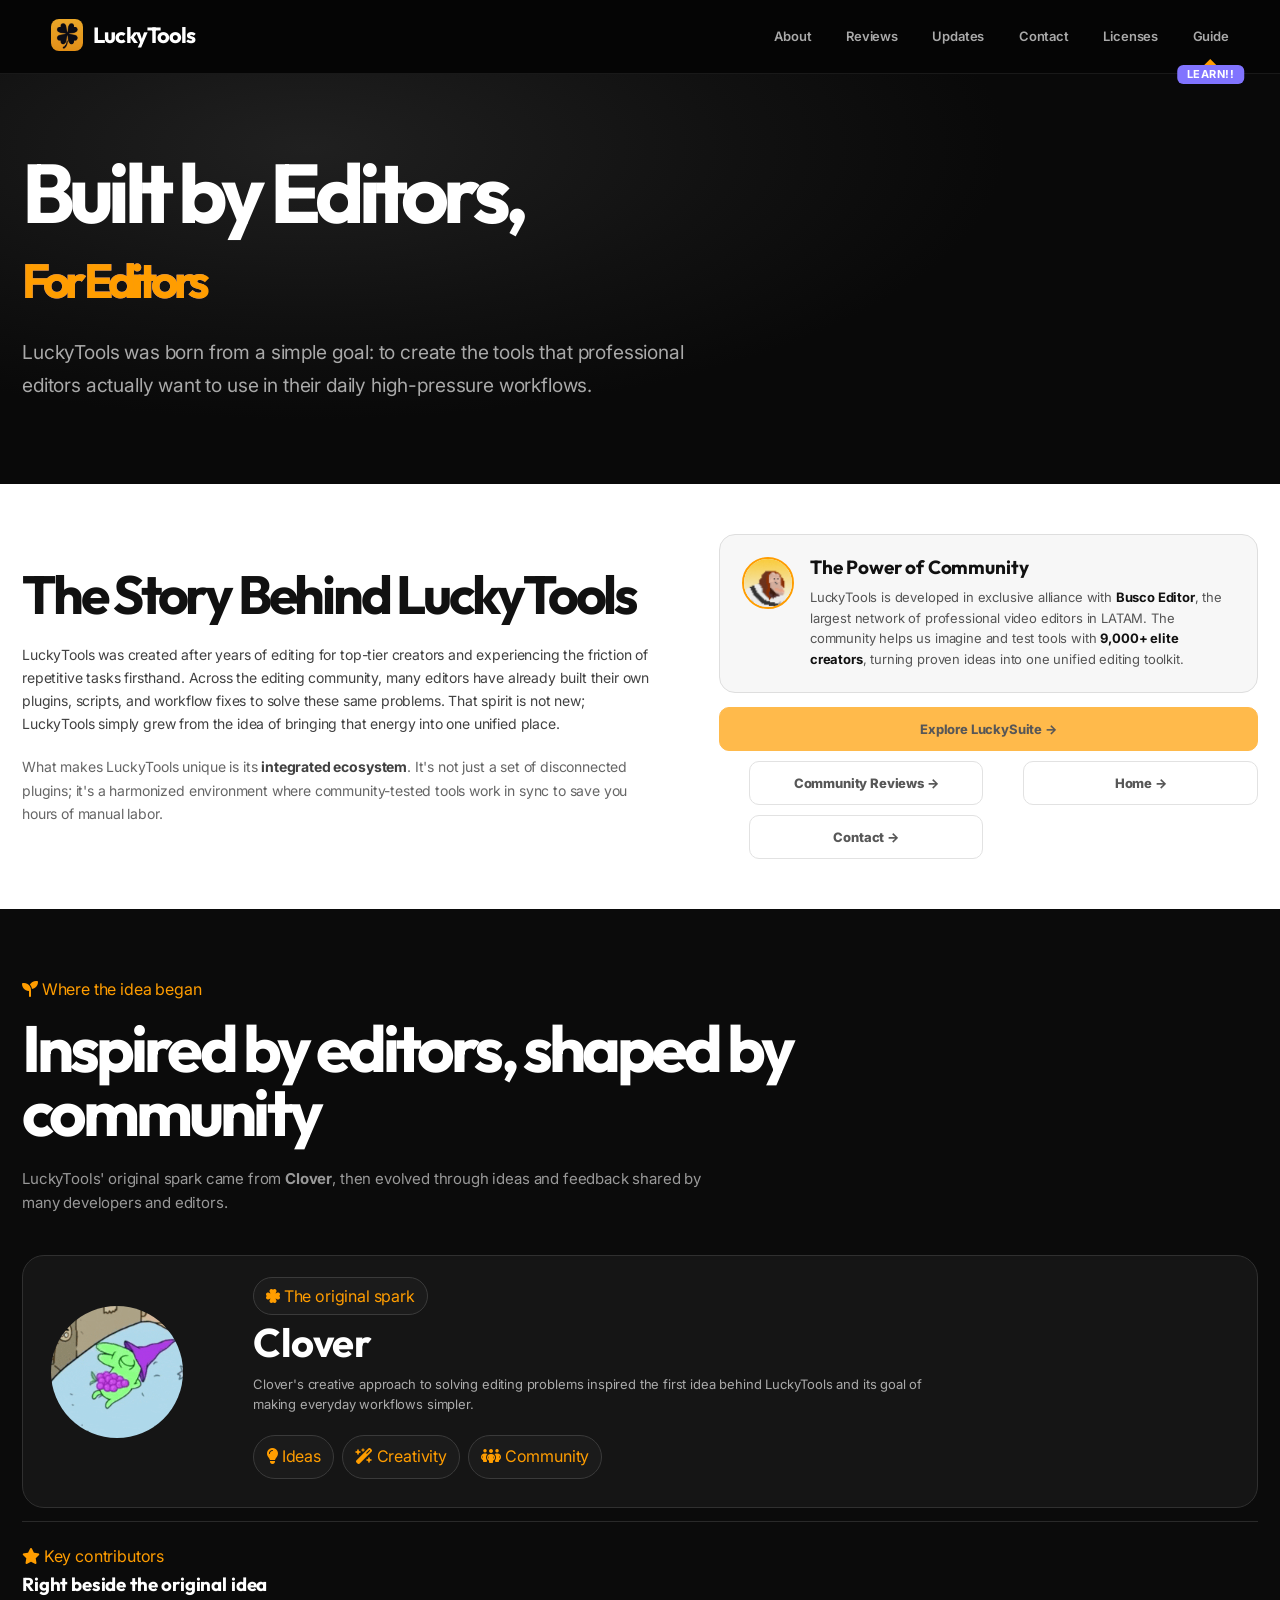
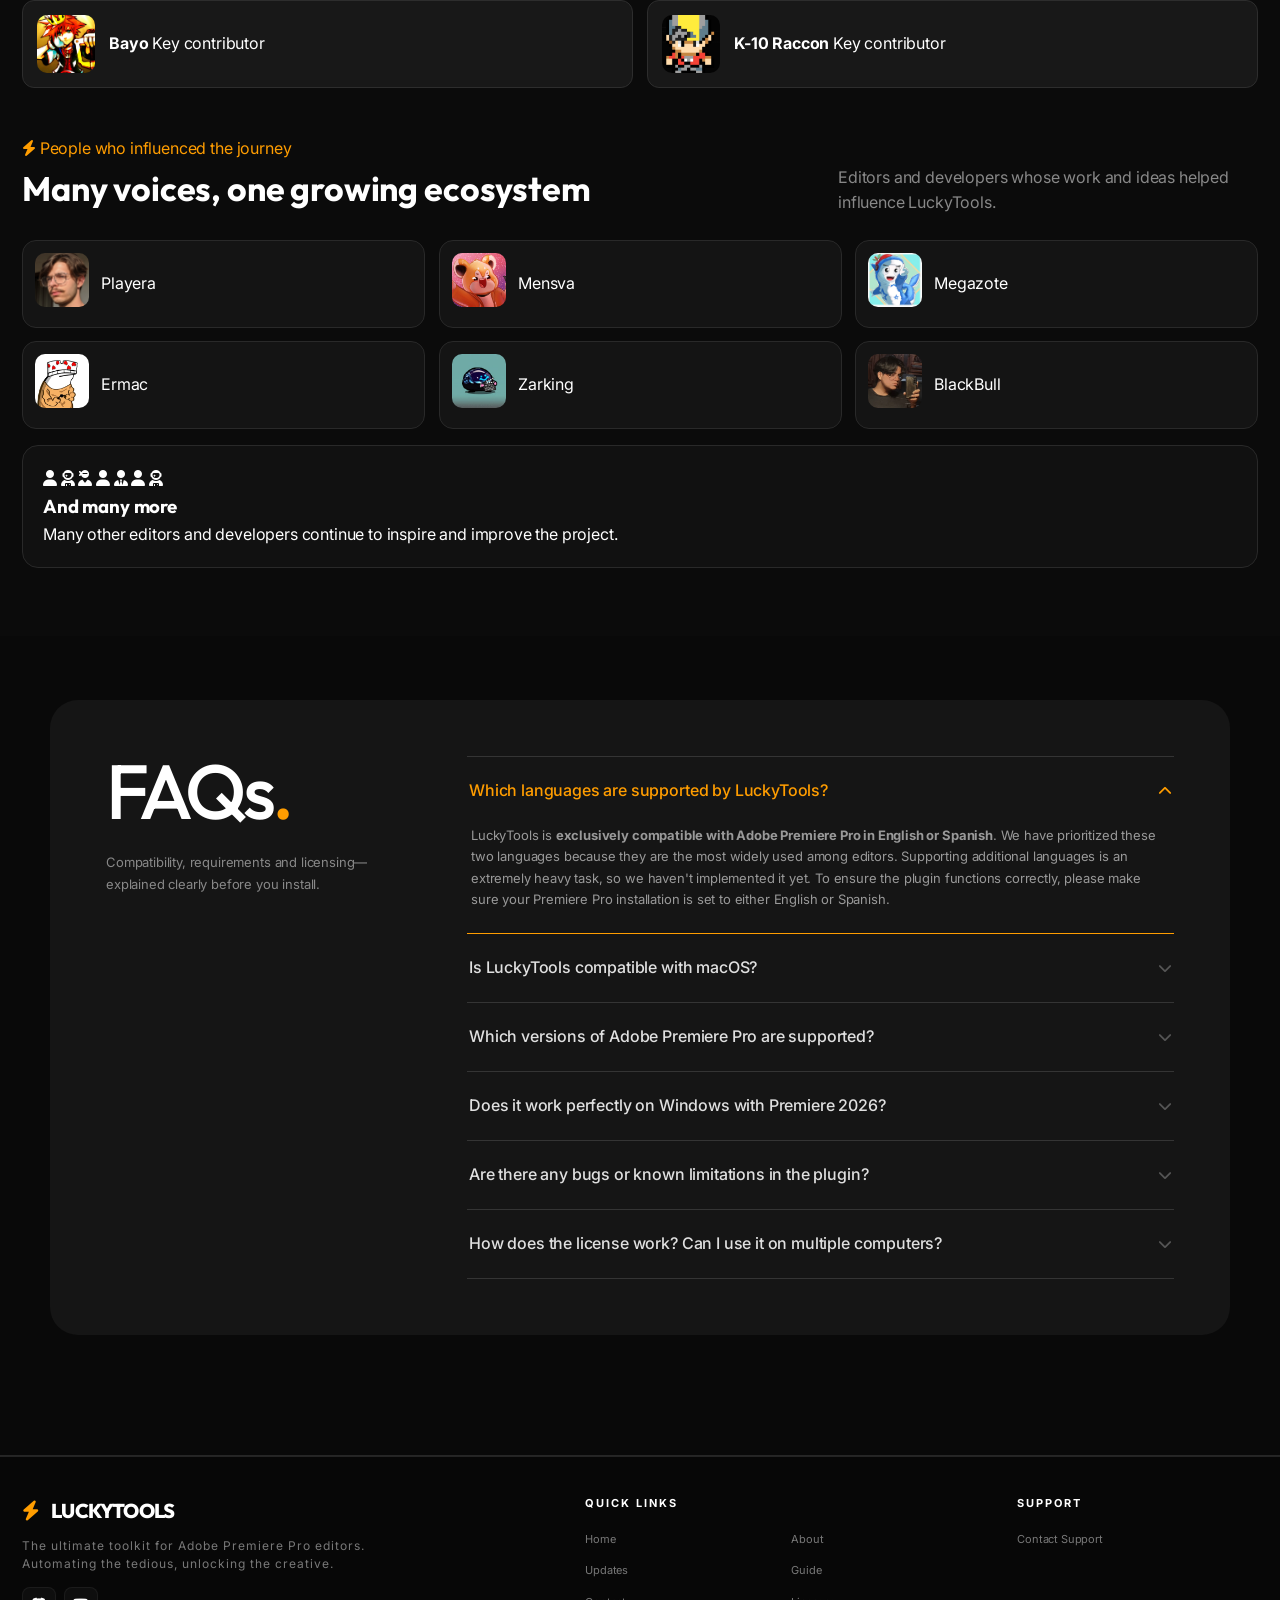
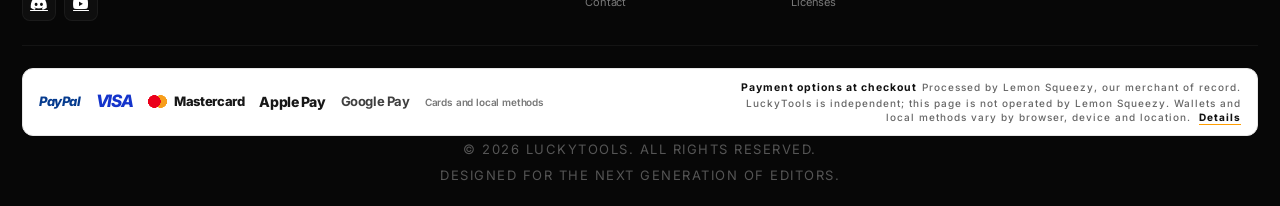
<file: about.html>
<!DOCTYPE html>
<html lang="en">
<head>
    <meta charset="UTF-8">
    <meta name="viewport" content="width=device-width, initial-scale=1.0">
    <title>About | LuckyTools</title>
    <link rel="icon" type="image/png" href="assets/images/favicon.png?v=2">
    <link rel="shortcut icon" type="image/png" href="assets/images/favicon.png?v=2">
    <link rel="stylesheet" href="css/style.css?v=104">
    <link rel="stylesheet" href="assets/css/site-refresh.css?v=8">
    <link rel="stylesheet" href="https://cdnjs.cloudflare.com/ajax/libs/font-awesome/6.4.0/css/all.min.css">
    <link rel="stylesheet" href="css/header-unified.css?v=4">
    <link rel="stylesheet" href="css/payment-methods.css?v=2">
    <link rel="stylesheet" href="css/footer-unified.css?v=2">
    <link rel="stylesheet" href="css/about-compact.css?v=1">
</head>
<body class="interior-page interior-about">
    <div class="bg-blobs">
        <div class="blob blob-1"></div>
        <div class="blob blob-2"></div>
    </div>

    <header class="container">
        <div class="logo">
            <a href="index.html" style="text-decoration: none; color: inherit; display: inline-flex; align-items: center; gap: 10px;">
                <img src="assets/images/logo-demo.png" alt="Logo" class="header-logo">
                LuckyTools
            </a>
        </div>
        <nav>
            <a href="about.html">About</a>
            <a href="community-reviews.html">Reviews</a>
            <a href="releases.html">Updates</a>
            <a href="contact.html">Contact</a>
            <a href="licenses.html">Licenses</a>
            <div class="nav-eco-link" style="margin-left: 30px;">
                <a href="guide.html" style="margin-left: 0; opacity: 1; color: var(--accent-color);">Guide</a>
                <span class="free-badge">LEARN!!</span>
            </div>
        </nav>
        <button class="hamburger-btn" id="hamburgerBtn" aria-label="Toggle navigation menu">
            <span></span>
            <span></span>
            <span></span>
        </button>
    </header>

    <div class="mobile-nav-overlay" id="mobileNavOverlay">
        <a href="index.html">Home</a>
        <div class="nav-overlay-divider"></div>
        <a href="about.html">About</a>
        <div class="nav-overlay-divider"></div>
        <a href="community-reviews.html">Community Reviews</a>
        <div class="nav-overlay-divider"></div>
        <a href="releases.html">Updates</a>
        <div class="nav-overlay-divider"></div>
        <a href="contact.html">Contact</a>
        <div class="nav-overlay-divider"></div>
        <a href="licenses.html">Licenses</a>
        <div class="nav-overlay-divider"></div>
        <div class="nav-eco-link" style="margin-left: 0; margin-bottom: 20px;">
            <a href="guide.html" style="margin-left: 0; opacity: 1; color: var(--accent-color); font-size: 24px;">Guide</a>
            <span class="free-badge" style="top: 40px;">LEARN!!</span>
        </div>
    </div>

    <main class="inner-page-main">
        <div class="container">
            <div class="page-header-v2">
                <h1>Built by Editors, <br><span style="color: var(--accent-color);">For Editors</span></h1>
                <p>LuckyTools was born from a simple goal: to create the tools that professional editors actually want to use in their daily high-pressure workflows.</p>
            </div>

            <div class="about-grid-v2 animate-up">
                <div class="about-content-v2">
                    <div class="glass-card-v2" style="margin: 0; max-width: 100%;">
                        <h2 style="font-family: 'Outfit', sans-serif; font-size: 24px; margin-bottom: 20px; color: var(--accent-color);">The Story Behind LuckyTools</h2>
                        <p style="margin-bottom: 20px;">LuckyTools was created after years of editing for top-tier creators and experiencing the friction of repetitive tasks firsthand. Across the editing community, many editors have already built their own plugins, scripts, and workflow fixes to solve these same problems. That spirit is not new; LuckyTools simply grew from the idea of bringing that energy into one unified place.</p>
                        
                        <p style="margin-bottom: 0; opacity: 0.8;">What makes LuckyTools unique is its <strong>integrated ecosystem</strong>. It's not just a set of disconnected plugins; it's a harmonized environment where community-tested tools work in sync to save you hours of manual labor.</p>
                    </div>
                </div>

                <aside class="about-side-v2" aria-label="Community and LuckyTools links">
                    <div class="about-community-card">
                        <img src="assets/images/busco.jpg" alt="Busco Editor" class="about-community-avatar">
                        <div>
                            <h3>The Power of Community</h3>
                            <p>LuckyTools is developed in exclusive alliance with <strong>Busco Editor</strong>, the largest network of professional video editors in LATAM. The community helps us imagine and test tools with <strong>9,000+ elite creators</strong>, turning proven ideas into one unified editing toolkit.</p>
                        </div>
                    </div>

                    <nav class="about-links" aria-label="Learn more about LuckyTools">
                        <a href="luckysuite.html" class="social-item-v2">Explore LuckySuite &rarr;</a>
                        <a href="community-reviews.html" class="social-item-v2">Community Reviews &rarr;</a>
                        <a href="index.html" class="social-item-v2">Home &rarr;</a>
                        <a href="contact.html" class="social-item-v2">Contact &rarr;</a>
                    </nav>
                </aside>
            </div>

            <div class="about-info-grid">
            <section class="community-roots" aria-labelledby="community-roots-title">
                <div class="community-roots-heading reveal reveal-up">
                    <span class="community-roots-kicker"><i class="fas fa-seedling"></i> Where the idea began</span>
                    <h2 id="community-roots-title">Inspired by editors, shaped by community</h2>
                    <p>LuckyTools' original spark came from <strong>Clover</strong>, then evolved through ideas and feedback shared by many developers and editors.</p>
                </div>

                <article class="clover-feature reveal reveal-left">
                    <div class="clover-portrait-wrap">
                        <span class="clover-orbit clover-orbit-one"></span>
                        <span class="clover-orbit clover-orbit-two"></span>
                        <img src="assets/images/clover-profile.gif" alt="Clover profile" class="clover-portrait">
                    </div>
                    <div class="clover-copy">
                        <span class="clover-badge"><i class="fas fa-clover"></i> The original spark</span>
                        <h3>Clover</h3>
                        <p>Clover's creative approach to solving editing problems inspired the first idea behind LuckyTools and its goal of making everyday workflows simpler.</p>
                        <div class="clover-values" aria-label="Clover's influence">
                            <span><i class="fas fa-lightbulb"></i> Ideas</span>
                            <span><i class="fas fa-wand-magic-sparkles"></i> Creativity</span>
                            <span><i class="fas fa-people-group"></i> Community</span>
                        </div>
                    </div>
                </article>

                <div class="key-contributors reveal reveal-up" aria-labelledby="key-contributors-title">
                    <div class="key-contributors-heading">
                        <span class="community-roots-kicker"><i class="fas fa-star"></i> Key contributors</span>
                        <h3 id="key-contributors-title">Right beside the original idea</h3>
                    </div>
                    <div class="key-contributors-grid">
                        <article class="key-contributor-card">
                            <img src="assets/images/bayo.png" alt="Bayo profile" loading="lazy">
                            <div>
                                <strong>Bayo</strong>
                                <span>Key contributor</span>
                            </div>
                        </article>
                        <article class="key-contributor-card">
                            <img src="assets/images/k10-raccon.png" alt="K-10 Raccon profile" loading="lazy">
                            <div>
                                <strong>K-10 Raccon</strong>
                                <span>Key contributor</span>
                            </div>
                        </article>
                    </div>
                </div>

                <div class="influence-heading reveal reveal-up">
                    <div>
                        <span class="community-roots-kicker"><i class="fas fa-bolt"></i> People who influenced the journey</span>
                        <h3>Many voices, one growing ecosystem</h3>
                    </div>
                    <p>Editors and developers whose work and ideas helped influence LuckyTools.</p>
                </div>

                <div class="influence-grid">
                    <article class="influence-card reveal reveal-up delay-1">
                        <a href="https://playerdude901-design.github.io/Portfolio-Dude-/#inicio" target="_blank" rel="noopener noreferrer" class="profile-photo-link" aria-label="Visit Playera's portfolio">
                            <img src="assets/images/playeraplayer.png" alt="Playera profile" loading="lazy">
                        </a>
                        <span>Playera</span>
                    </article>
                    <article class="influence-card reveal reveal-up delay-2">
                        <a href="https://x.com/MensVA_Editor" target="_blank" rel="noopener noreferrer" class="profile-photo-link" aria-label="Visit Mensva on X">
                            <img src="assets/images/mensva-editor.jpg" alt="Mensva profile" loading="lazy">
                        </a>
                        <span>Mensva</span>
                    </article>
                    <article class="influence-card reveal reveal-up delay-3">
                        <a href="https://www.youtube.com/@Megazote" target="_blank" rel="noopener noreferrer" class="profile-photo-link" aria-label="Visit Megazote's YouTube channel">
                            <img src="assets/images/megazote.jpg" alt="Megazote profile" loading="lazy">
                        </a>
                        <span>Megazote</span>
                    </article>
                    <article class="influence-card reveal reveal-up delay-1">
                        <a href="https://x.com/YermacJ" target="_blank" rel="noopener noreferrer" class="profile-photo-link" aria-label="Visit Ermac on X">
                            <img src="assets/images/ermac.jpg" alt="Ermac profile" loading="lazy">
                        </a>
                        <span>Ermac</span>
                    </article>
                    <article class="influence-card reveal reveal-up delay-2">
                        <a href="https://x.com/Zarkingplay1" target="_blank" rel="noopener noreferrer" class="profile-photo-link" aria-label="Visit Zarking on X">
                            <img src="assets/images/zarking.jpg" alt="Zarking profile" loading="lazy">
                        </a>
                        <span>Zarking</span>
                    </article>
                    <article class="influence-card reveal reveal-up delay-4">
                        <a href="https://x.com/BlackBullAE" target="_blank" rel="noopener noreferrer" class="profile-photo-link" aria-label="Visit BlackBull on X">
                            <img src="assets/images/blackbull.png" alt="BlackBull profile" loading="lazy">
                        </a>
                        <span>BlackBull</span>
                    </article>
                </div>

                <div class="community-crowd reveal reveal-up" aria-label="And many more editors and developers">
                    <div class="crowd-icons" aria-hidden="true">
                        <span><i class="fas fa-user"></i></span>
                        <span><i class="fas fa-user-astronaut"></i></span>
                        <span><i class="fas fa-user-ninja"></i></span>
                        <span><i class="fas fa-user"></i></span>
                        <span><i class="fas fa-user-tie"></i></span>
                        <span><i class="fas fa-user"></i></span>
                        <span><i class="fas fa-user-astronaut"></i></span>
                    </div>
                    <div>
                        <h3>And many more</h3>
                        <p>Many other editors and developers continue to inspire and improve the project.</p>
                    </div>
                </div>
            </section>

        <!-- FAQ SECTION -->
        <section class="faq-section container" style="margin-top: clamp(40px, 8vw, 100px);">
            <h2 class="reveal reveal-up" style="text-align: center; margin-bottom: 25px; font-family: 'Outfit', sans-serif;">
                FAQs<span style="color: var(--accent-color);">.</span>
            </h2>
            <p class="faq-section-intro">Compatibility, requirements and licensing—explained clearly before you install.</p>
            <div class="faq-accordion">
                <div class="faq-item reveal reveal-left delay-1 open" onclick="this.classList.toggle('open')">
                    <div class="faq-question">
                        Which languages are supported by LuckyTools?
                        <i class="fas fa-chevron-down"></i>
                    </div>
                    <div class="faq-answer">
                        <p>LuckyTools is <strong>exclusively compatible with Adobe Premiere Pro in English or Spanish</strong>. We have prioritized these two languages because they are the most widely used among editors. Supporting additional languages is an extremely heavy task, so we haven't implemented it yet. To ensure the plugin functions correctly, please make sure your Premiere Pro installation is set to either English or Spanish.</p>
                    </div>
                </div>

                <div class="faq-item reveal reveal-right delay-2" onclick="this.classList.toggle('open')">
                    <div class="faq-question">
                        Is LuckyTools compatible with macOS?
                        <i class="fas fa-chevron-down"></i>
                    </div>
                    <div class="faq-answer">
                        <p>Currently, LuckyTools is <strong>exclusively available for Windows</strong>. I do not support macOS at this time. If you are a Mac user, <strong>I kindly ask that you refrain from purchasing the plugin</strong>, as it will not function on your system. I hope to explore Mac support in the future, but for now, this is a Windows-only toolkit.</p>
                    </div>
                </div>
                
                <div class="faq-item reveal reveal-left delay-3" onclick="this.classList.toggle('open')">
                    <div class="faq-question">
                        Which versions of Adobe Premiere Pro are supported?
                        <i class="fas fa-chevron-down"></i>
                    </div>
                    <div class="faq-answer">
                        <p>I guarantee 100% stable performance only for <strong>Adobe Premiere Pro 2026 (v26.0) or higher</strong>. While the tools may load on versions below v26, they are prone to significant bugs and instability. I strongly recommend updating your software before purchase.</p>
                    </div>
                </div>

                <div class="faq-item reveal reveal-right delay-4" onclick="this.classList.toggle('open')">
                    <div class="faq-question">
                        Does it work perfectly on Windows with Premiere 2026?
                        <i class="fas fa-chevron-down"></i>
                    </div>
                    <div class="faq-answer">
                        <p>Yes! LuckyTools is natively built and optimized for Windows environments. When paired with Premiere Pro 2026, you will experience high feature compatibility, good stability, and a smooth editing workflow.</p>
                    </div>
                </div>

                <div class="faq-item reveal reveal-left delay-5" onclick="this.classList.toggle('open')">
                    <div class="faq-question">
                        Are there any bugs or known limitations in the plugin?
                        <i class="fas fa-chevron-down"></i>
                    </div>
                    <div class="faq-answer">
                        <p>LuckyTools is a project that is always growing and evolving. While we do our best to make sure everything is stable, it's possible that you might find some minor errors or quirks along the way.</p>
                        <p>The best part is that we are constantly listening to your feedback. Your support helps us release regular updates and fixes, making these tools better and more reliable for every editor in the community!</p>
                    </div>
                </div>

                <div class="faq-item reveal reveal-left delay-7" onclick="this.classList.toggle('open')">
                    <div class="faq-question">
                        How does the license work? Can I use it on multiple computers?
                        <i class="fas fa-chevron-down"></i>
                    </div>
                    <div class="faq-answer">
                        <p>Each purchase of LuckyTools grants you <strong>1 license per machine</strong>. This means the license is tied to the specific computer where you activate and install the plugin. It is <strong>not</strong> a floating license that works across multiple machines simultaneously.</p>
                        <p>However, this does <strong>not</strong> mean you are permanently locked to one computer forever. LemonSqueezy &mdash; the platform that handles all purchases &mdash; gives you full control over your license directly from your buyer account. You can:</p>
                        <ul style="margin: 12px 0 12px 20px; padding: 0; list-style: disc; color: #ccc; line-height: 1.8;">
                            <li><strong style="color: white;">Deactivate</strong> the license on your current machine at any time.</li>
                            <li><strong style="color: white;">Re-activate</strong> it on a new or different computer after deactivating.</li>
                            <li><strong style="color: white;">Manage everything</strong> from your LemonSqueezy page using your purchase email &mdash; no need to contact support.</li>
                        </ul>
                        <p>So if you change computers, reinstall Windows, or simply want to move the plugin to another machine, the process is straightforward: deactivate your old activation from your LemonSqueezy page and activate on the new device. This gives you full flexibility while keeping the license model fair and sustainable for continued development.</p>
                        <p style="opacity: 0.75; font-size: 0.9em;">If you ever have trouble managing your license, feel free to reach out through the <a href="contact.html" style="color: var(--accent-color);">Contact page</a> and we'll help you out.</p>
                    </div>
                </div>
            </div>
        </section>
            </div>

            <div class="discount-code" id="discountBox" title="Click to copy code" style="margin: 60px auto 0;" translate="no" hidden data-deal-hidden="true">
                Use code: <span class="code-highlight" id="promoCode">BUSCOEDITOR</span> for the $80 deal!
            </div>
        </div>
    </main>

    <footer class="site-footer">
        <div class="footer-glow"></div>
        <div class="footer-bottom">
            <div class="container footer-container-inner">
                <div class="footer-content">
                    <div class="footer-brand">
                        <div class="footer-logo">
                            <i class="fas fa-bolt"></i> LUCKYTOOLS
                        </div>
                        <p>The ultimate toolkit for Adobe Premiere Pro editors. Automating the tedious, unlocking the creative.</p>
                        <div class="social-links">
                            <a href="https://discord.gg/55xS3QpR5S" target="_blank" title="Discord"><i class="fab fa-discord"></i></a>
                            <a href="https://www.youtube.com/@LuckyTools.contact" target="_blank" title="YouTube"><i class="fab fa-youtube"></i></a>
                        </div>
                    </div>
                    
                    <div class="footer-nav">
                        <h4>QUICK LINKS</h4>
                        <ul>
                            <li><a href="index.html">Home</a></li>
                            <li><a href="about.html">About</a></li>
                            <li><a href="releases.html">Updates</a></li>
                            <li><a href="guide.html">Guide</a></li>
                            <li><a href="contact.html">Contact</a></li>
                            <li><a href="licenses.html">Licenses</a></li>
                        </ul>
                    </div>

                    <div class="footer-support">
                        <h4>SUPPORT</h4>
                        <ul>
                            <li><a href="contact.html">Contact Support</a></li>

                        </ul>
                    </div>
                </div>
                
                <div class="payment-methods" aria-label="Payment methods">
                    <div class="payment-brands">
                        <span class="payment-brand payment-paypal">PayPal</span>
                        <span class="payment-brand payment-visa">VISA</span>
                        <span class="payment-brand payment-mastercard">Mastercard</span>
                        <span class="payment-brand payment-apple">Apple Pay</span>
                        <span class="payment-brand payment-google">Google Pay</span>
                        <span class="payment-more">Cards and local methods</span>
                    </div>
                    <p class="payment-methods-copy"><strong>Payment options at checkout</strong>Processed by Lemon Squeezy, our merchant of record. LuckyTools is independent; this page is not operated by Lemon Squeezy. Wallets and local methods vary by browser, device and location. <a href="https://docs.lemonsqueezy.com/help/checkout/payment-methods" target="_blank" rel="noopener">Details</a></p>
                </div>

                <div class="copyright-text">
                    <p>&copy; 2026 LUCKYTOOLS. ALL RIGHTS RESERVED. <br>DESIGNED FOR THE NEXT GENERATION OF EDITORS.</p>
                </div>
            </div>
        </div>
    </footer>

    <script>
        // Smooth Scroll Reveal Animation
        document.addEventListener('DOMContentLoaded', () => {
            const observerOptions = {
                threshold: 0.15
            };

            const observer = new IntersectionObserver((entries) => {
                entries.forEach(entry => {
                    if (entry.isIntersecting) {
                        entry.target.classList.add('active');
                    }
                });
            }, observerOptions);

            const revealElements = document.querySelectorAll('.reveal');
            revealElements.forEach(el => observer.observe(el));
        });

        // Click-to-copy for discount code
        const discountBox = document.getElementById('discountBox');
        if (discountBox) {
            discountBox.addEventListener('click', () => {
                const code = document.getElementById('promoCode').innerText;
                navigator.clipboard.writeText(code).then(() => {
                    const originalText = discountBox.innerHTML;
                    discountBox.classList.add('copied');
                    discountBox.innerHTML = '<i class="fas fa-check"></i> ' + code + ' Copied!';
                    setTimeout(() => {
                        discountBox.classList.remove('copied');
                        discountBox.innerHTML = originalText;
                    }, 2000);
                });
            });
        }

        // --- LIMITED TIME DEAL VISIBILITY ---
        const limitedTimeDeal = {
            enabled: true,
            startDate: '2026-07-19T16:55:28-06:00',
            durationDays: 5
        };

        function updateDealVisibility() {
            if (!discountBox) return;
            if (!limitedTimeDeal.enabled) {
                discountBox.hidden = true;
                return;
            }

            const startTime = new Date(limitedTimeDeal.startDate).getTime();
            const durationMs = limitedTimeDeal.durationDays * 24 * 60 * 60 * 1000;
            const remainingMs = startTime + durationMs - Date.now();

            discountBox.hidden = !Number.isFinite(startTime) || remainingMs <= 0;
        }

        updateDealVisibility();
        setInterval(updateDealVisibility, 60 * 1000);

        // --- HAMBURGER MENU ---
        (function() {
            const hamburgerBtn = document.getElementById('hamburgerBtn');
            const mobileNavOverlay = document.getElementById('mobileNavOverlay');
            if (!hamburgerBtn || !mobileNavOverlay) return;

            function openNav() {
                mobileNavOverlay.style.display = 'flex';
                requestAnimationFrame(() => {
                    requestAnimationFrame(() => {
                        hamburgerBtn.classList.add('active');
                        mobileNavOverlay.classList.add('open');
                        document.body.classList.add('nav-open');
                    });
                });
            }

            function closeNav() {
                hamburgerBtn.classList.remove('active');
                mobileNavOverlay.classList.remove('open');
                document.body.classList.remove('nav-open');
                setTimeout(() => {
                    if (!mobileNavOverlay.classList.contains('open')) {
                        mobileNavOverlay.style.display = 'none';
                    }
                }, 420);
            }

            hamburgerBtn.addEventListener('click', () => {
                mobileNavOverlay.classList.contains('open') ? closeNav() : openNav();
            });

            document.addEventListener('keydown', (e) => {
                if (e.key === 'Escape' && mobileNavOverlay.classList.contains('open')) closeNav();
            });
        })();
    </script>

</body>
</html>
</file>
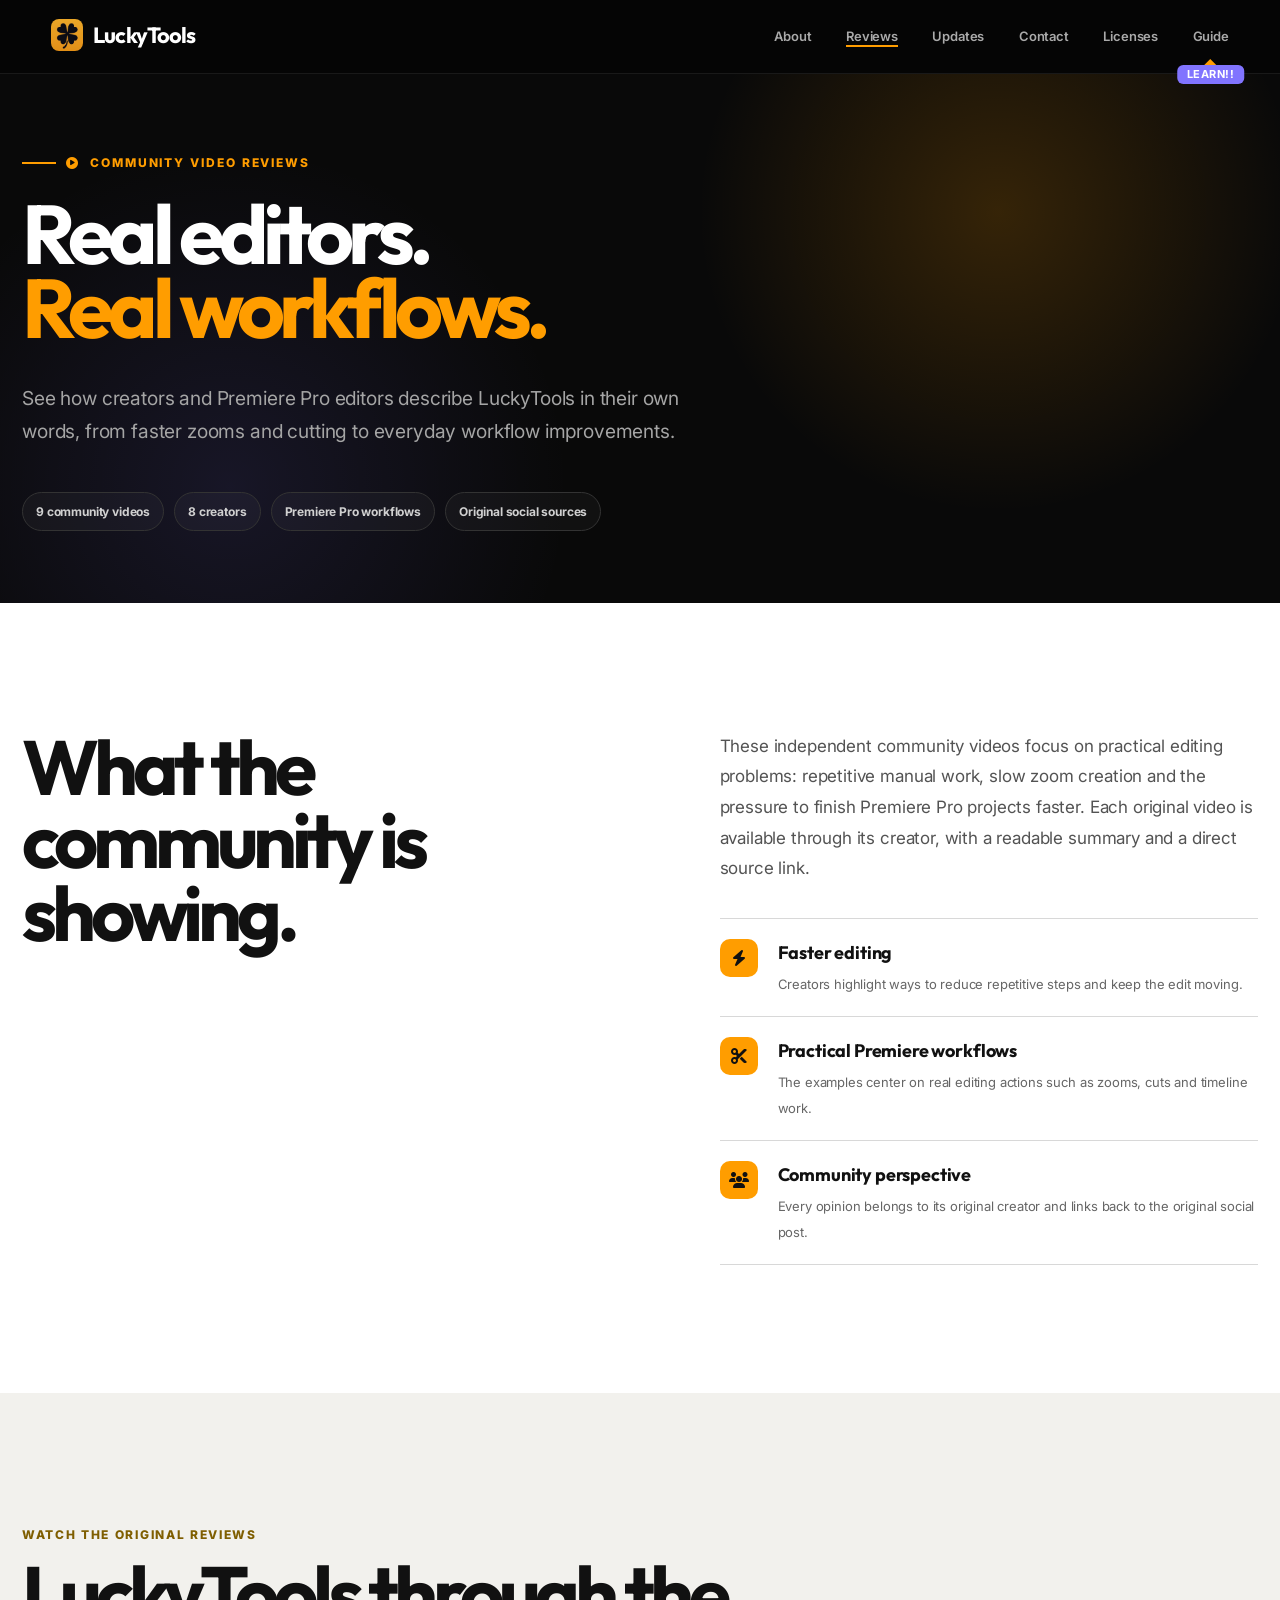
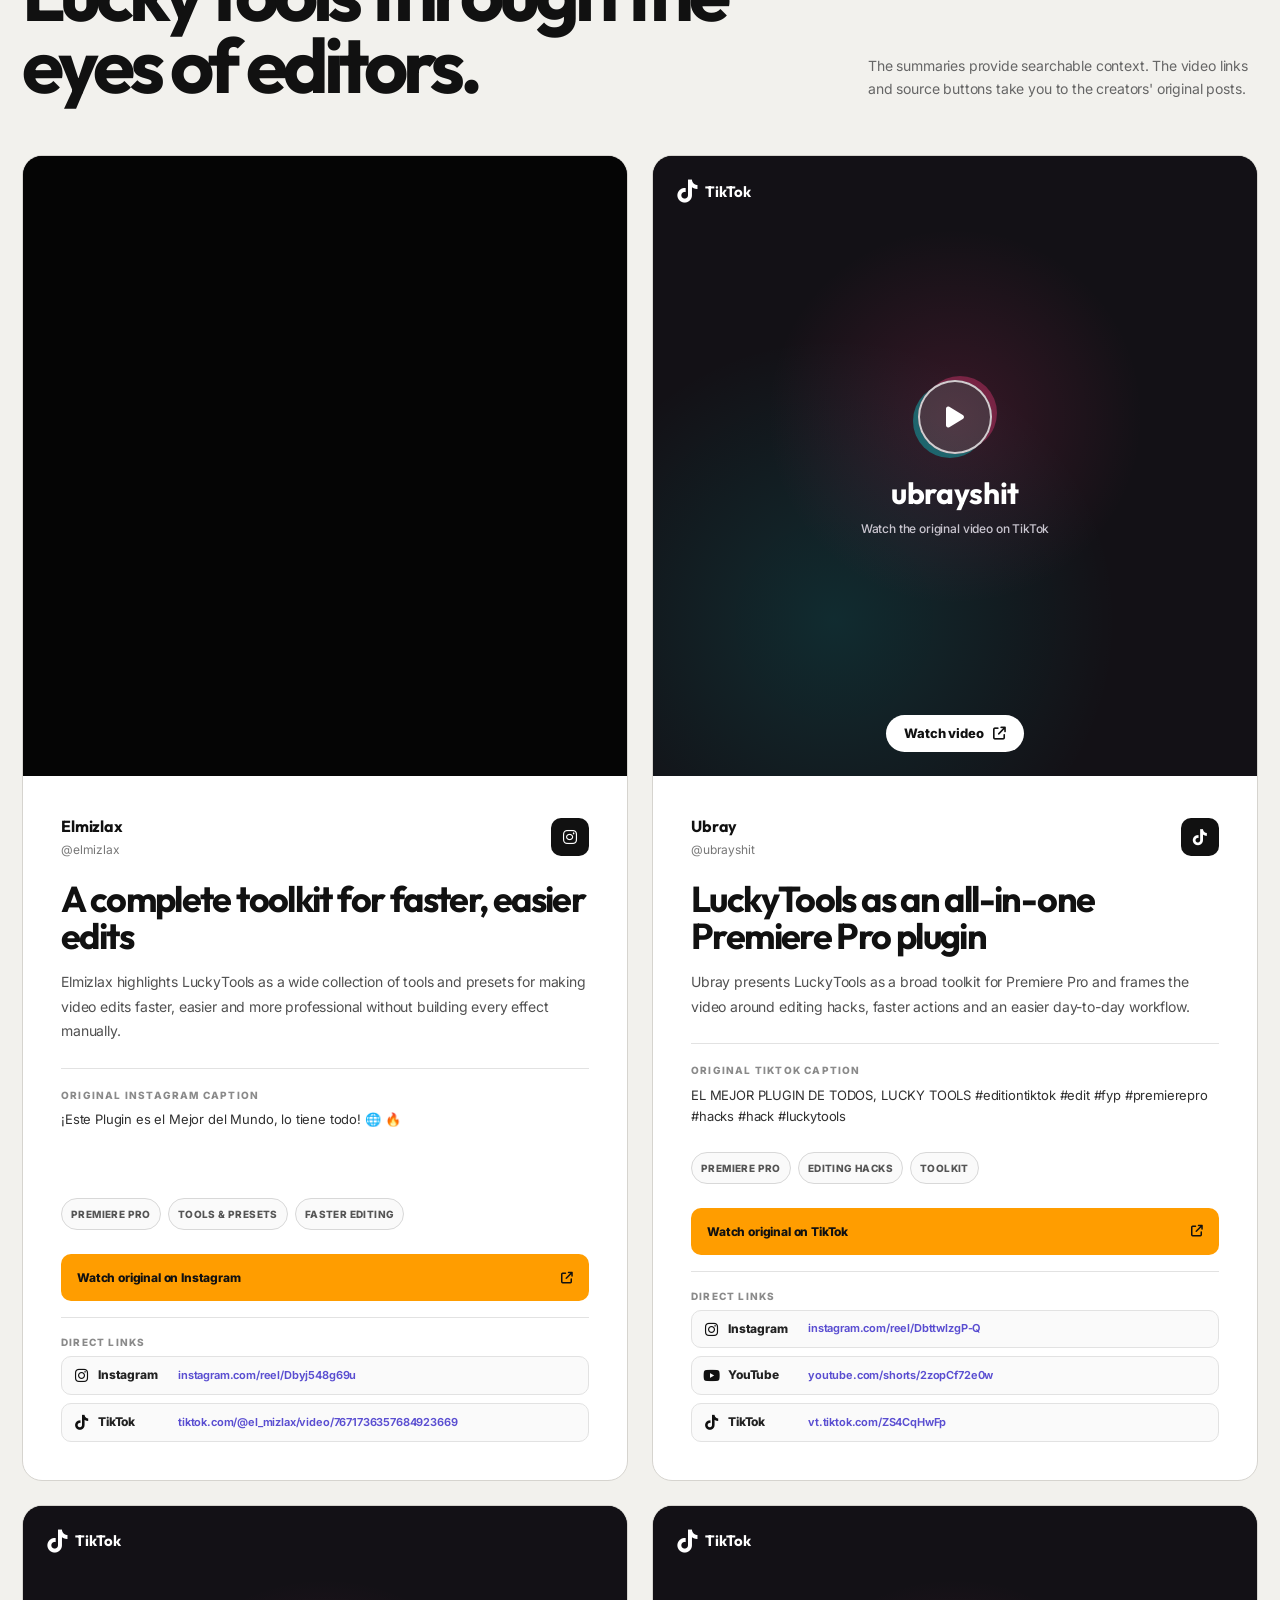
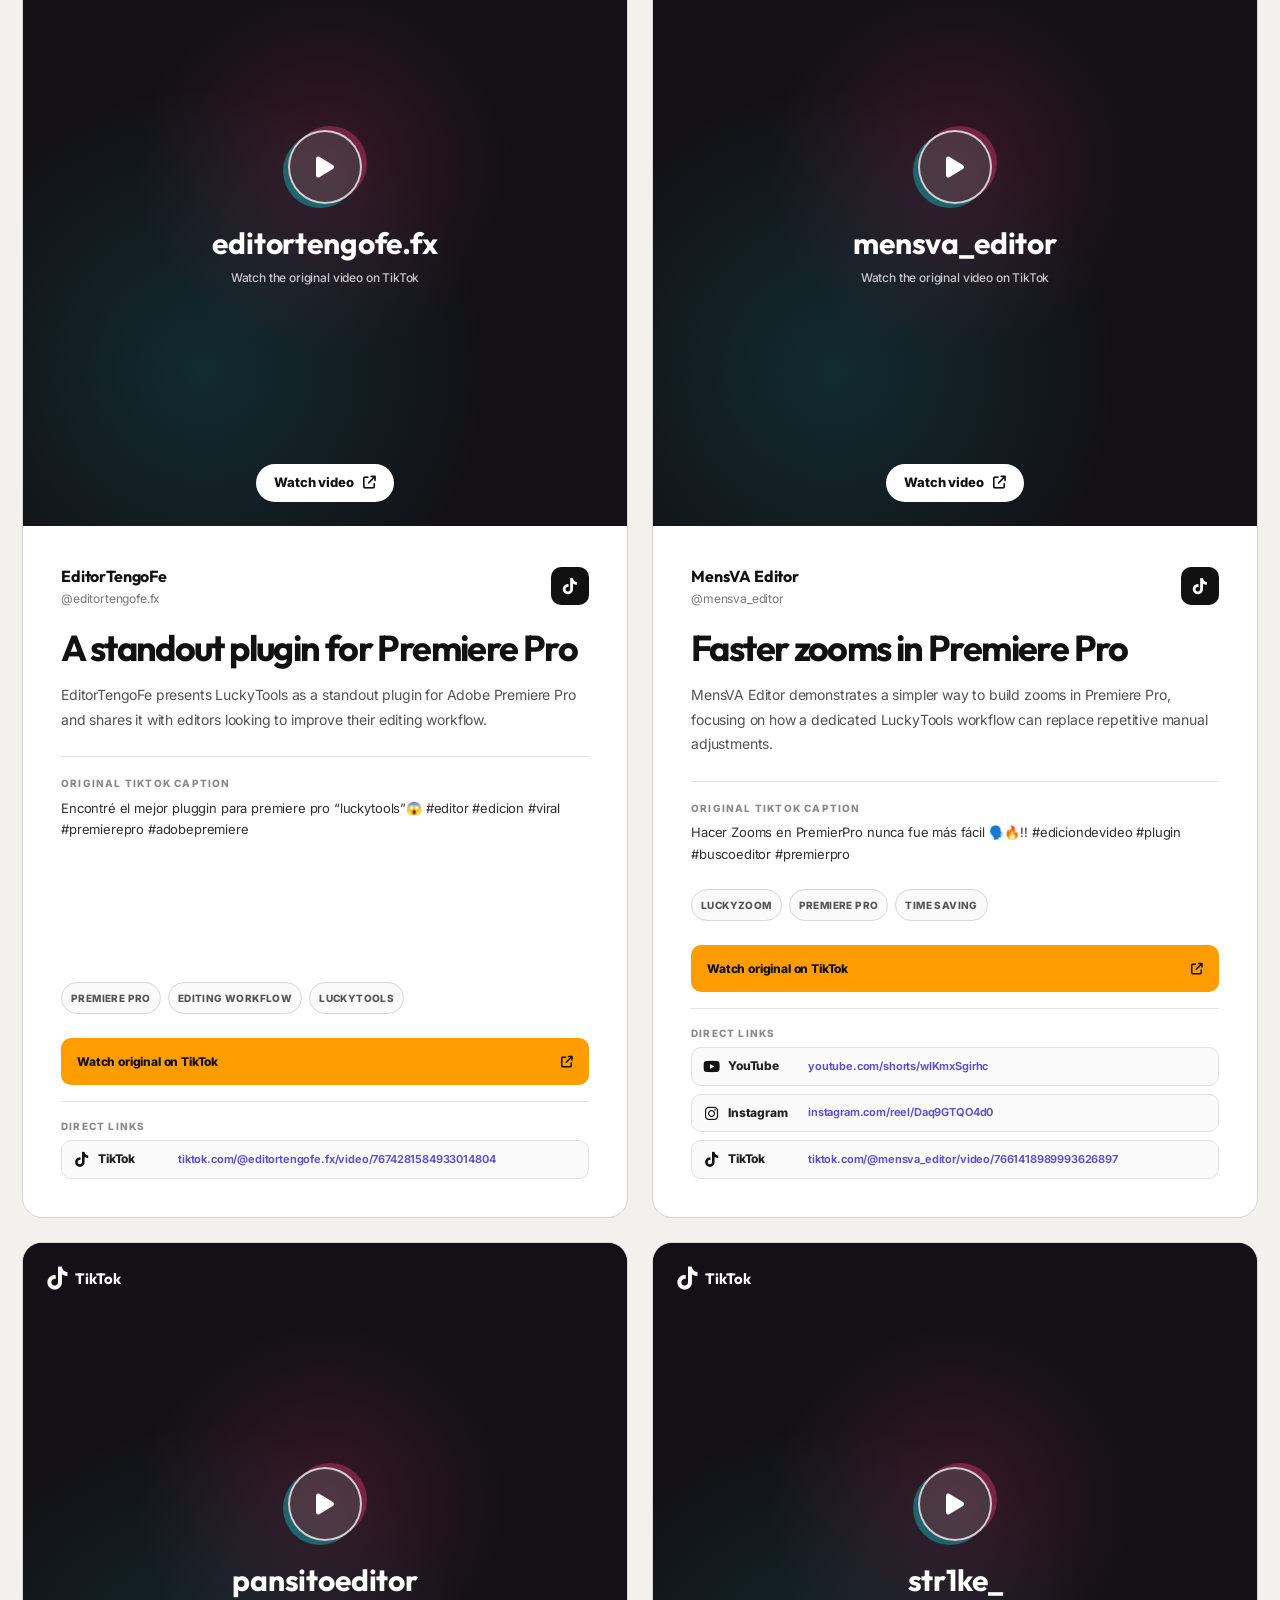
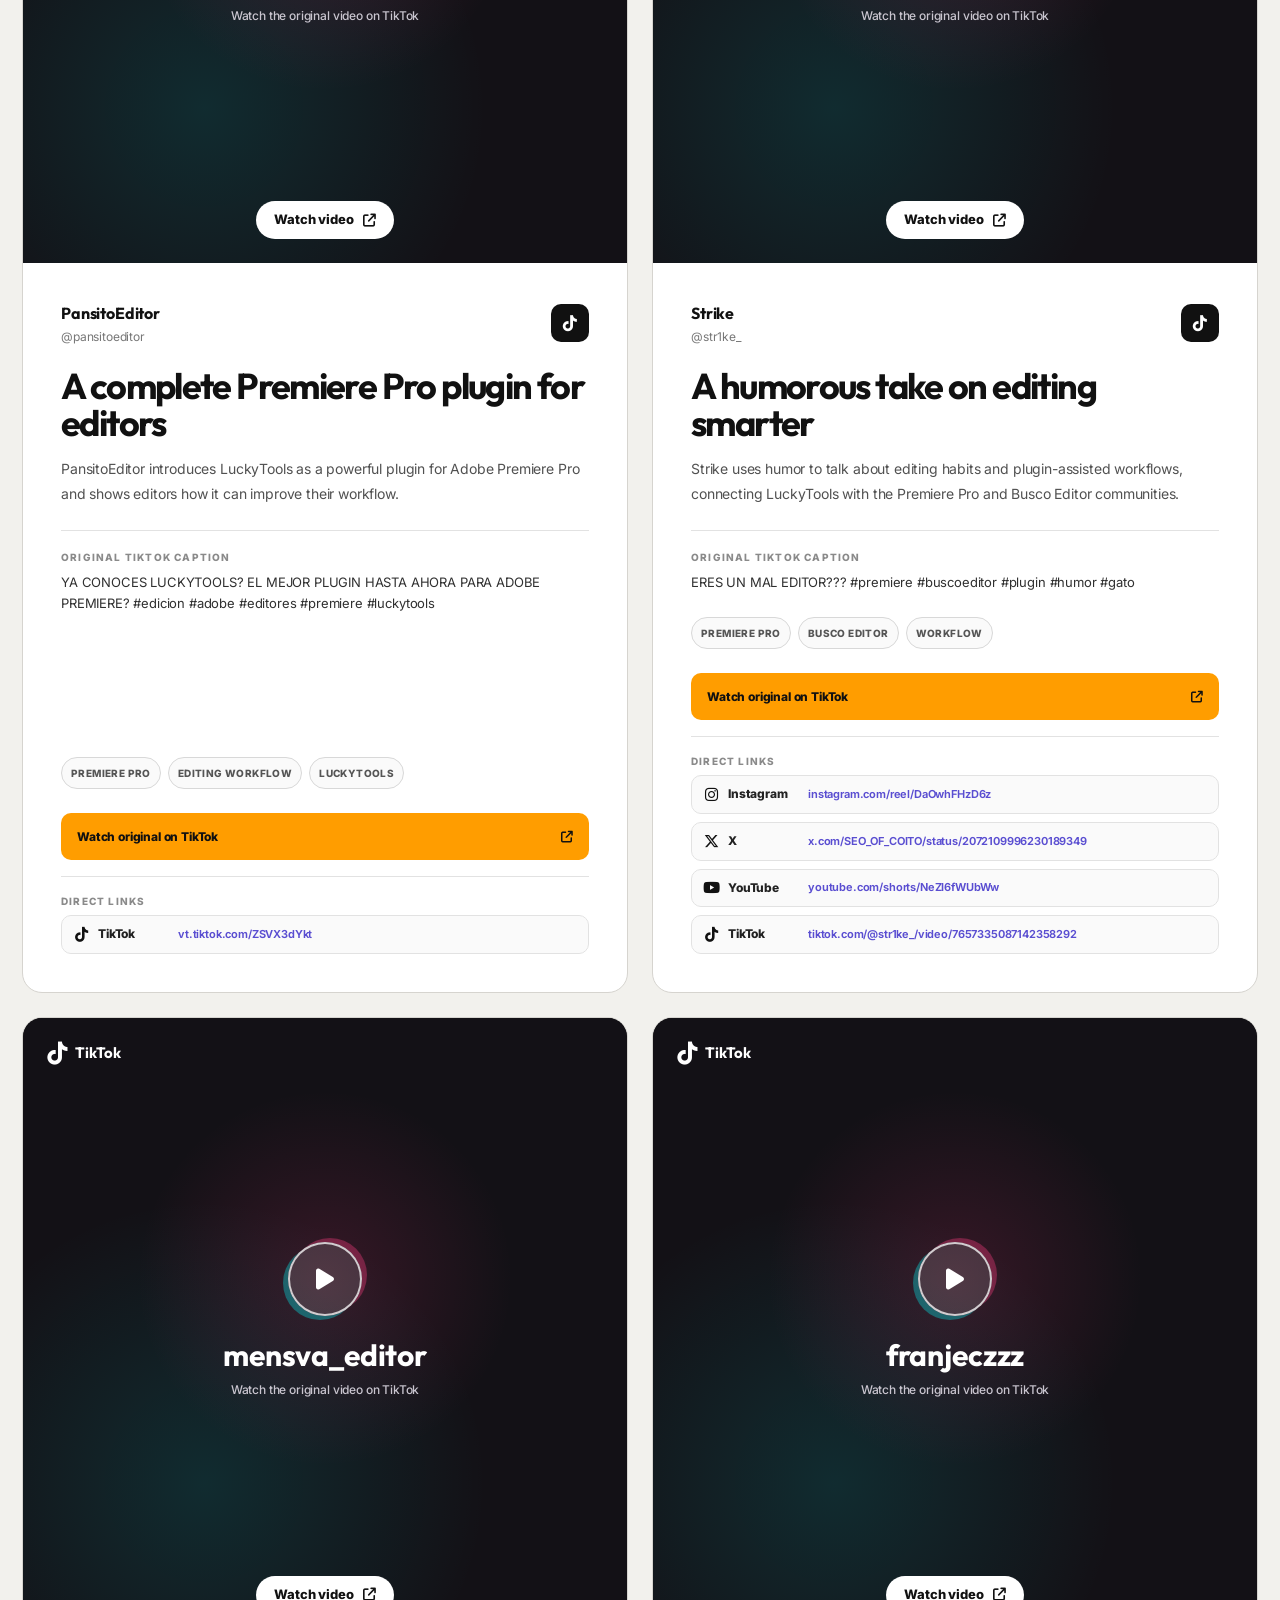
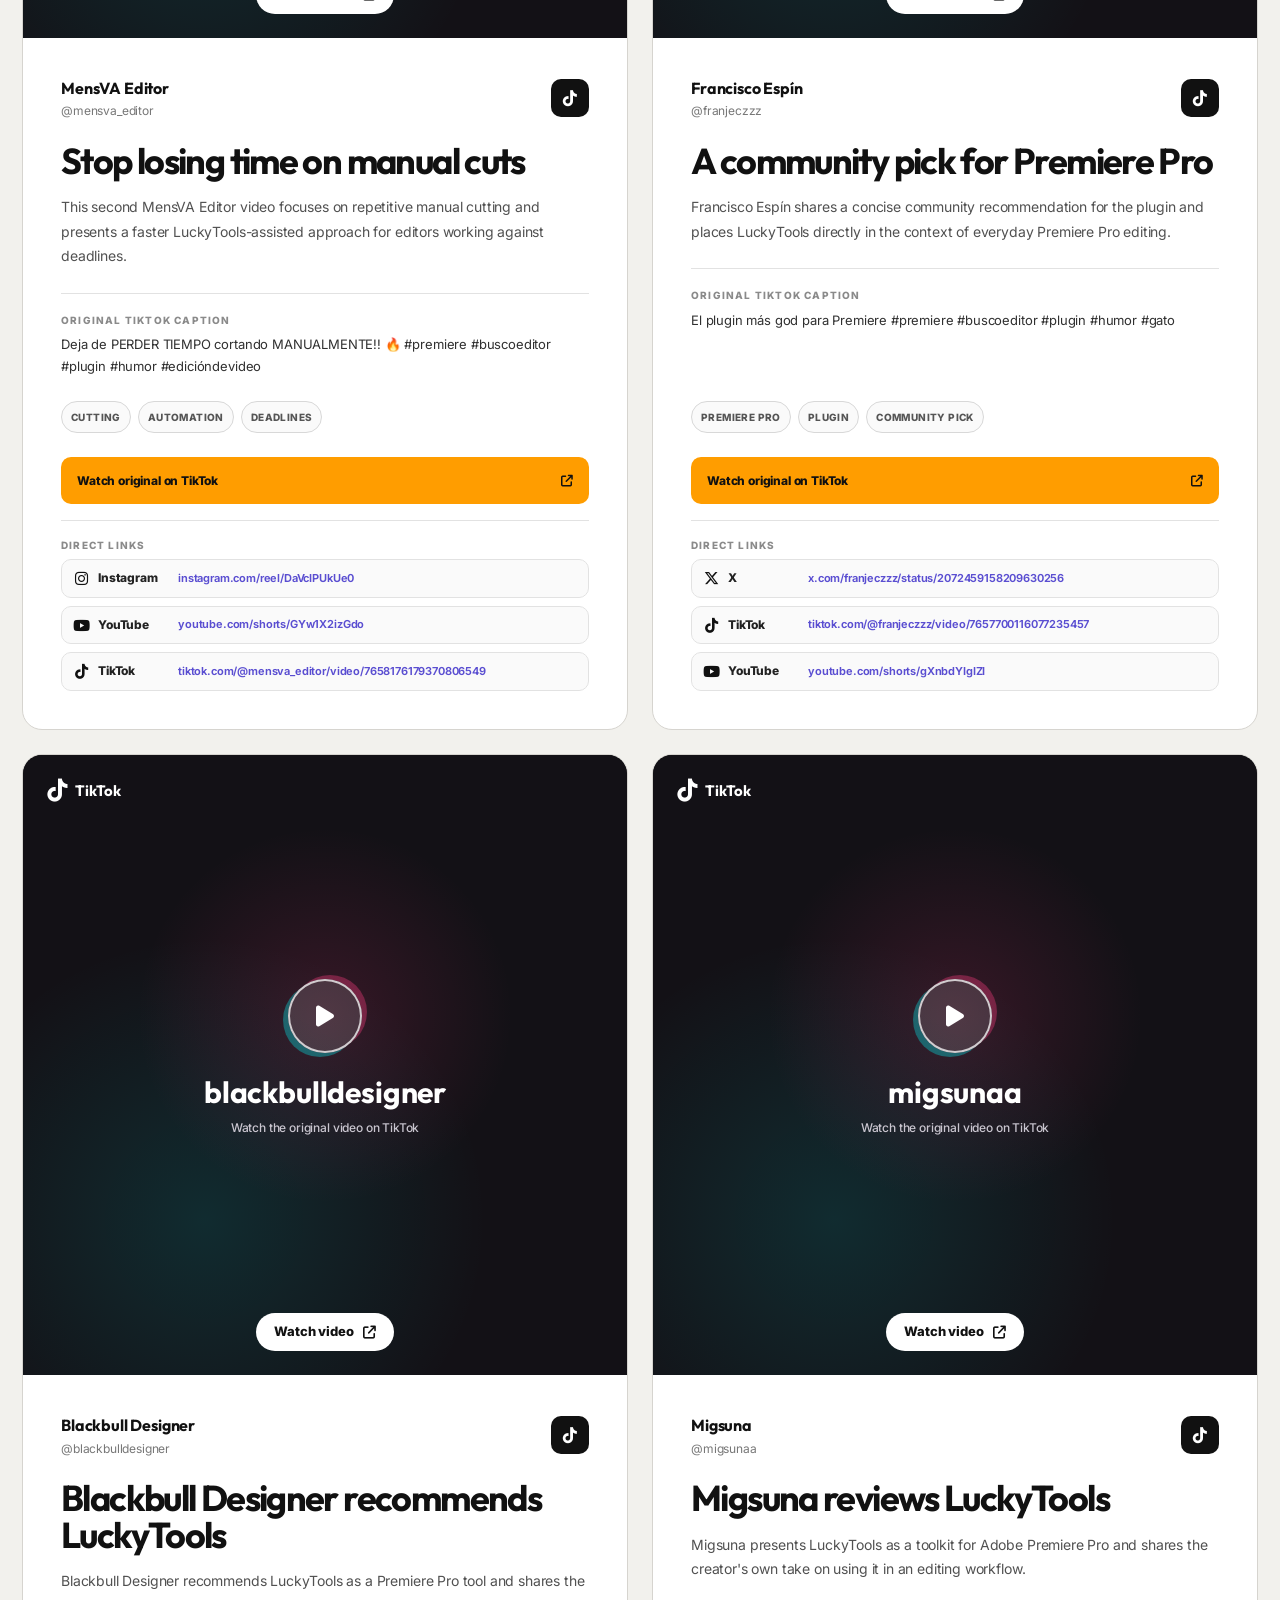
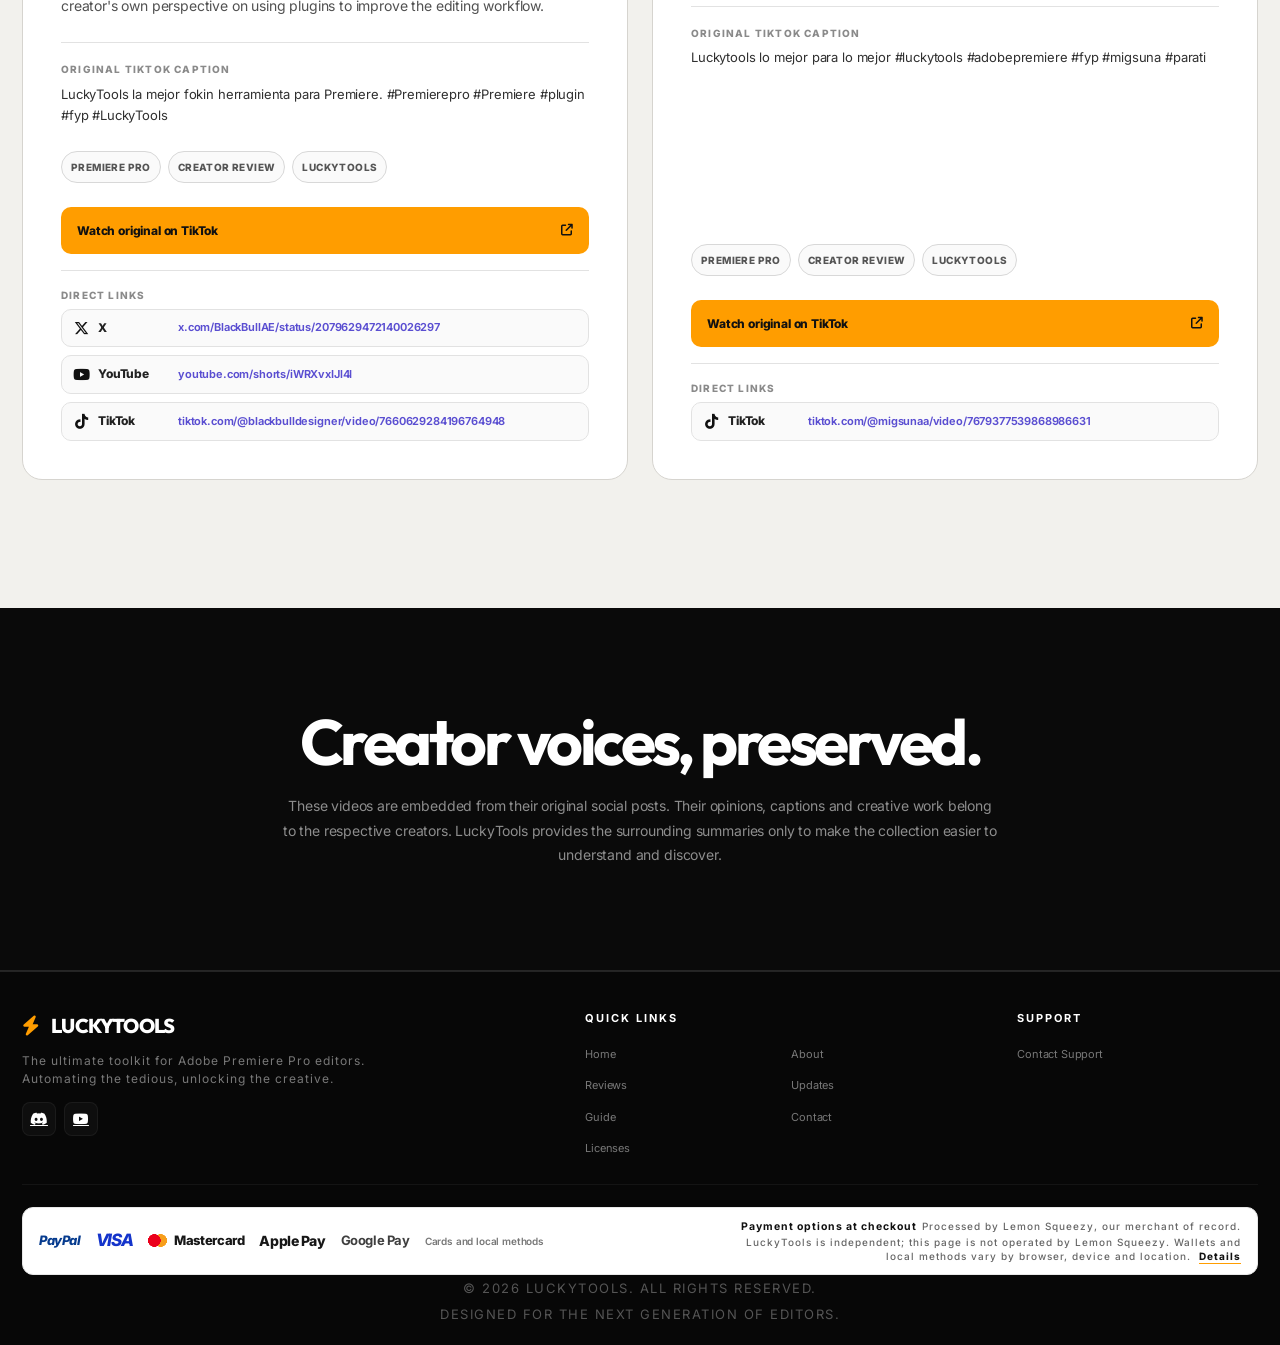
<file: community-reviews.html>
<!DOCTYPE html>
<html lang="en">
<head>
    <meta charset="UTF-8">
    <meta name="viewport" content="width=device-width, initial-scale=1.0">
    <meta name="description" content="Watch community video reviews of LuckyTools from Premiere Pro editors and creators, with searchable summaries and direct links to every original post.">
    <title>Community Reviews | LuckyTools</title>
    <link rel="icon" type="image/png" href="assets/images/favicon.png?v=7">
    <link rel="shortcut icon" type="image/png" href="assets/images/favicon.png?v=7">
    <link rel="stylesheet" href="css/style.css?v=108">
    <link rel="stylesheet" href="assets/css/site-refresh.css?v=8">
    <link rel="stylesheet" href="https://cdnjs.cloudflare.com/ajax/libs/font-awesome/6.4.0/css/all.min.css">
    <link rel="stylesheet" href="css/header-unified.css?v=4">
    <link rel="stylesheet" href="css/payment-methods.css?v=2">
    <link rel="stylesheet" href="css/footer-unified.css?v=2">
    <link rel="stylesheet" href="css/community-reviews.css?v=2">
    <link rel="stylesheet" href="css/tiktok-review-link.css?v=1">
    <script type="application/ld+json">
    {
        "@context": "https://schema.org",
        "@type": "CollectionPage",
        "name": "LuckyTools Community Reviews",
        "description": "Community video reviews and workflow demonstrations of LuckyTools for Adobe Premiere Pro.",
        "mainEntity": {
            "@type": "ItemList",
            "numberOfItems": 10,
            "itemListElement": [
                {"@type": "ListItem", "position": 1, "name": "Elmizlax reviews LuckyTools", "url": "https://www.instagram.com/reel/Dbyj548g69u/"},
                {"@type": "ListItem", "position": 2, "name": "Ubray reviews LuckyTools", "url": "https://www.tiktok.com/@ubrayshit/video/7671037616690646292"},
                {"@type": "ListItem", "position": 3, "name": "EditorTengoFe reviews LuckyTools", "url": "https://www.tiktok.com/@editortengofe.fx/video/7674281584933014804"},
                {"@type": "ListItem", "position": 4, "name": "MensVA Editor demonstrates faster zooms", "url": "https://www.tiktok.com/@mensva_editor/video/7661418989993626897"},
                {"@type": "ListItem", "position": 5, "name": "PansitoEditor reviews LuckyTools", "url": "https://www.tiktok.com/@pansitoeditor/video/7678070323052350741"},
                {"@type": "ListItem", "position": 6, "name": "Strike shares a LuckyTools editing video", "url": "https://www.tiktok.com/@str1ke_/video/7657335087142358292"},
                {"@type": "ListItem", "position": 7, "name": "MensVA Editor demonstrates faster cutting", "url": "https://www.tiktok.com/@mensva_editor/video/7658176179370806549"},
                {"@type": "ListItem", "position": 8, "name": "Francisco Espín reviews LuckyTools", "url": "https://www.tiktok.com/@franjeczzz/video/7657700116077235457"},
                {"@type": "ListItem", "position": 9, "name": "Blackbull Designer recommends LuckyTools", "url": "https://www.tiktok.com/@blackbulldesigner/video/7660629284196764948"},
                {"@type": "ListItem", "position": 10, "name": "Migsuna reviews LuckyTools", "url": "https://www.tiktok.com/@migsunaa/video/7679377539868986631"}
            ]
        }
    }
    </script>
</head>
<body class="interior-page interior-community-reviews">
    <header class="container">
        <div class="logo">
            <a href="index.html" style="text-decoration: none; color: inherit; display: inline-flex; align-items: center; gap: 10px;">
                <img src="assets/images/logo-demo.png" alt="LuckyTools logo" class="header-logo">
                LuckyTools
            </a>
        </div>
        <nav aria-label="Main navigation">
            <a href="about.html">About</a>
            <a href="community-reviews.html" aria-current="page">Reviews</a>
            <a href="releases.html">Updates</a>
            <a href="contact.html">Contact</a>
            <a href="licenses.html">Licenses</a>
            <div class="nav-eco-link" style="margin-left: 30px;">
                <a href="guide.html" style="margin-left: 0; opacity: 1; color: var(--accent-color);">Guide</a>
                <span class="free-badge">LEARN!!</span>
            </div>
        </nav>
        <button class="hamburger-btn" id="hamburgerBtn" aria-label="Toggle navigation menu" aria-expanded="false" aria-controls="mobileNavOverlay">
            <span></span>
            <span></span>
            <span></span>
        </button>
    </header>

    <div class="mobile-nav-overlay" id="mobileNavOverlay">
        <a href="index.html">Home</a>
        <div class="nav-overlay-divider"></div>
        <a href="about.html">About</a>
        <div class="nav-overlay-divider"></div>
        <a href="community-reviews.html" style="color: var(--accent-color);" aria-current="page">Community Reviews</a>
        <div class="nav-overlay-divider"></div>
        <a href="releases.html">Updates</a>
        <div class="nav-overlay-divider"></div>
        <a href="contact.html">Contact</a>
        <div class="nav-overlay-divider"></div>
        <a href="licenses.html">Licenses</a>
        <div class="nav-overlay-divider"></div>
        <div class="nav-eco-link" style="margin-left: 0; margin-bottom: 20px;">
            <a href="guide.html" style="margin-left: 0; opacity: 1; color: var(--accent-color); font-size: 24px;">Guide</a>
            <span class="free-badge" style="top: 40px;">LEARN!!</span>
        </div>
    </div>

    <main class="community-reviews-main">
        <section class="community-reviews-hero" aria-labelledby="community-reviews-title">
            <div class="community-reviews-hero-inner">
                <div class="community-reviews-eyebrow"><i class="fas fa-circle-play" aria-hidden="true"></i> Community video reviews</div>
                <h1 id="community-reviews-title">Real editors.<br><span>Real workflows.</span></h1>
                <p class="community-reviews-hero-copy">See how creators and Premiere Pro editors describe LuckyTools in their own words, from faster zooms and cutting to everyday workflow improvements.</p>
                <div class="community-reviews-hero-meta" aria-label="Review collection highlights">
                    <span>9 community videos</span>
                    <span>8 creators</span>
                    <span>Premiere Pro workflows</span>
                    <span>Original social sources</span>
                </div>
            </div>
        </section>

        <section class="community-review-context" aria-labelledby="community-context-title">
            <div class="community-review-context-inner">
                <h2 id="community-context-title">What the community is showing.</h2>
                <div class="community-review-context-copy">
                    <p>These independent community videos focus on practical editing problems: repetitive manual work, slow zoom creation and the pressure to finish Premiere Pro projects faster. Each original video is available through its creator, with a readable summary and a direct source link.</p>
                    <div class="community-review-signals">
                        <div class="community-review-signal">
                            <i class="fas fa-bolt" aria-hidden="true"></i>
                            <div><strong>Faster editing</strong><span>Creators highlight ways to reduce repetitive steps and keep the edit moving.</span></div>
                        </div>
                        <div class="community-review-signal">
                            <i class="fas fa-scissors" aria-hidden="true"></i>
                            <div><strong>Practical Premiere workflows</strong><span>The examples center on real editing actions such as zooms, cuts and timeline work.</span></div>
                        </div>
                        <div class="community-review-signal">
                            <i class="fas fa-users" aria-hidden="true"></i>
                            <div><strong>Community perspective</strong><span>Every opinion belongs to its original creator and links back to the original social post.</span></div>
                        </div>
                    </div>
                </div>
            </div>
        </section>

        <section class="community-review-library" aria-labelledby="review-library-title">
            <div class="community-review-library-inner">
                <div class="community-review-library-header">
                    <div>
                        <span class="community-review-kicker">Watch the original reviews</span>
                        <h2 id="review-library-title">LuckyTools through the eyes of editors.</h2>
                    </div>
                    <p>The summaries provide searchable context. The video links and source buttons take you to the creators' original posts.</p>
                </div>

                <div class="community-review-grid">
                    <article class="community-review-card" id="review-elmizlax">
                        <div class="community-review-video">
                            <iframe src="https://www.instagram.com/reel/Dbyj548g69u/embed/" title="Elmizlax review of LuckyTools on Instagram" loading="lazy" allow="encrypted-media; fullscreen; picture-in-picture" allowfullscreen></iframe>
                        </div>
                        <div class="community-review-copy">
                            <div class="community-review-author">
                                <div class="community-review-author-name"><strong>Elmizlax</strong><span>@elmizlax</span></div>
                                <span class="community-review-platform" aria-label="Instagram"><i class="fab fa-instagram" aria-hidden="true"></i></span>
                            </div>
                            <h3>A complete toolkit for faster, easier edits</h3>
                            <p class="community-review-summary">Elmizlax highlights LuckyTools as a wide collection of tools and presets for making video edits faster, easier and more professional without building every effect manually.</p>
                            <p class="community-review-caption"><span>Original Instagram caption</span>¡Este Plugin es el Mejor del Mundo, lo tiene todo! 🌐 🔥</p>
                            <div class="community-review-tags"><span>Premiere Pro</span><span>Tools &amp; presets</span><span>Faster editing</span></div>
                            <a class="community-review-source" href="https://www.instagram.com/reel/Dbyj548g69u/" target="_blank" rel="noopener noreferrer"><span>Watch original on Instagram</span><i class="fas fa-arrow-up-right-from-square" aria-hidden="true"></i></a>
                            <div class="community-review-direct-url community-review-direct-url-list">
                                <span>Direct links</span>
                                <div class="community-review-network-links">
                                    <a href="https://www.instagram.com/reel/Dbyj548g69u/" target="_blank" rel="noopener noreferrer" aria-label="Watch Elmizlax's video on Instagram">
                                        <i class="fab fa-instagram" aria-hidden="true"></i><strong>Instagram</strong><small>instagram.com/reel/Dbyj548g69u</small>
                                    </a>
                                    <a href="https://www.tiktok.com/@el_mizlax/video/7671736357684923669?is_from_webapp=1&amp;sender_device=pc&amp;web_id=7536398538159785478" target="_blank" rel="noopener noreferrer" aria-label="Watch Elmizlax's video on TikTok">
                                        <i class="fab fa-tiktok" aria-hidden="true"></i><strong>TikTok</strong><small>tiktok.com/@el_mizlax/video/7671736357684923669</small>
                                    </a>
                                </div>
                            </div>
                        </div>
                    </article>

                    <article class="community-review-card" id="review-ubray">
                        <div class="community-review-video">
                            <a class="community-tiktok-preview" href="https://www.tiktok.com/@ubrayshit/video/7671037616690646292" target="_blank" rel="noopener noreferrer" aria-label="Watch Ubray review of LuckyTools on TikTok"><span class="community-tiktok-preview-brand"><i class="fab fa-tiktok" aria-hidden="true"></i> TikTok</span><span class="community-tiktok-preview-center"><span class="community-tiktok-preview-play"><i class="fas fa-play" aria-hidden="true"></i></span><strong>ubrayshit</strong><small>Watch the original video on TikTok</small></span><span class="community-tiktok-preview-cta">Watch video <i class="fas fa-arrow-up-right-from-square" aria-hidden="true"></i></span></a>
                        </div>
                        <div class="community-review-copy">
                            <div class="community-review-author">
                                <div class="community-review-author-name"><strong>Ubray</strong><span>@ubrayshit</span></div>
                                <span class="community-review-platform" aria-label="TikTok"><i class="fab fa-tiktok" aria-hidden="true"></i></span>
                            </div>
                            <h3>LuckyTools as an all-in-one Premiere Pro plugin</h3>
                            <p class="community-review-summary">Ubray presents LuckyTools as a broad toolkit for Premiere Pro and frames the video around editing hacks, faster actions and an easier day-to-day workflow.</p>
                            <p class="community-review-caption"><span>Original TikTok caption</span>EL MEJOR PLUGIN DE TODOS, LUCKY TOOLS #editiontiktok #edit #fyp #premierepro #hacks #hack #luckytools</p>
                            <div class="community-review-tags"><span>Premiere Pro</span><span>Editing hacks</span><span>Toolkit</span></div>
                            <a class="community-review-source" href="https://www.tiktok.com/@ubrayshit/video/7671037616690646292" target="_blank" rel="noopener noreferrer"><span>Watch original on TikTok</span><i class="fas fa-arrow-up-right-from-square" aria-hidden="true"></i></a>
                            <div class="community-review-direct-url community-review-direct-url-list">
                                <span>Direct links</span>
                                <div class="community-review-network-links">
                                    <a href="https://www.instagram.com/reel/DbttwlzgP-Q/?igsh=eHdkcm9mb3Fpbmdr" target="_blank" rel="noopener noreferrer" aria-label="Watch Ubray's video on Instagram">
                                        <i class="fab fa-instagram" aria-hidden="true"></i><strong>Instagram</strong><small>instagram.com/reel/DbttwlzgP-Q</small>
                                    </a>
                                    <a href="https://youtube.com/shorts/2zopCf72e0w?si=FiHdWejehZBDZuKO" target="_blank" rel="noopener noreferrer" aria-label="Watch Ubray's video on YouTube Shorts">
                                        <i class="fab fa-youtube" aria-hidden="true"></i><strong>YouTube</strong><small>youtube.com/shorts/2zopCf72e0w</small>
                                    </a>
                                    <a href="https://vt.tiktok.com/ZS4CqHwFp/" target="_blank" rel="noopener noreferrer" aria-label="Watch Ubray's video on TikTok">
                                        <i class="fab fa-tiktok" aria-hidden="true"></i><strong>TikTok</strong><small>vt.tiktok.com/ZS4CqHwFp</small>
                                    </a>
                                </div>
                            </div>
                        </div>
                    </article>

                    <article class="community-review-card" id="review-editor-tengo-fe">
                        <div class="community-review-video">
                            <a class="community-tiktok-preview" href="https://www.tiktok.com/@editortengofe.fx/video/7674281584933014804" target="_blank" rel="noopener noreferrer" aria-label="Watch EditorTengoFe review of LuckyTools on TikTok"><span class="community-tiktok-preview-brand"><i class="fab fa-tiktok" aria-hidden="true"></i> TikTok</span><span class="community-tiktok-preview-center"><span class="community-tiktok-preview-play"><i class="fas fa-play" aria-hidden="true"></i></span><strong>editortengofe.fx</strong><small>Watch the original video on TikTok</small></span><span class="community-tiktok-preview-cta">Watch video <i class="fas fa-arrow-up-right-from-square" aria-hidden="true"></i></span></a>
                        </div>
                        <div class="community-review-copy">
                            <div class="community-review-author">
                                <div class="community-review-author-name"><strong>EditorTengoFe</strong><span>@editortengofe.fx</span></div>
                                <span class="community-review-platform" aria-label="TikTok"><i class="fab fa-tiktok" aria-hidden="true"></i></span>
                            </div>
                            <h3>A standout plugin for Premiere Pro</h3>
                            <p class="community-review-summary">EditorTengoFe presents LuckyTools as a standout plugin for Adobe Premiere Pro and shares it with editors looking to improve their editing workflow.</p>
                            <p class="community-review-caption"><span>Original TikTok caption</span>Encontré el mejor pluggin para premiere pro “luckytools”😱 #editor #edicion #viral #premierepro #adobepremiere</p>
                            <div class="community-review-tags"><span>Premiere Pro</span><span>Editing workflow</span><span>LuckyTools</span></div>
                            <a class="community-review-source" href="https://www.tiktok.com/@editortengofe.fx/video/7674281584933014804" target="_blank" rel="noopener noreferrer"><span>Watch original on TikTok</span><i class="fas fa-arrow-up-right-from-square" aria-hidden="true"></i></a>
                            <div class="community-review-direct-url community-review-direct-url-list">
                                <span>Direct links</span>
                                <div class="community-review-network-links">
                                    <a href="https://www.tiktok.com/@editortengofe.fx/video/7674281584933014804" target="_blank" rel="noopener noreferrer" aria-label="Watch EditorTengoFe's video on TikTok">
                                        <i class="fab fa-tiktok" aria-hidden="true"></i><strong>TikTok</strong><small>tiktok.com/@editortengofe.fx/video/7674281584933014804</small>
                                    </a>
                                </div>
                            </div>
                        </div>
                    </article>

                    <article class="community-review-card" id="review-mensva-zooms">
                        <div class="community-review-video">
                            <a class="community-tiktok-preview" href="https://www.tiktok.com/@mensva_editor/video/7661418989993626897" target="_blank" rel="noopener noreferrer" aria-label="Watch MensVA Editor demonstrates faster zooms with LuckyTools on TikTok"><span class="community-tiktok-preview-brand"><i class="fab fa-tiktok" aria-hidden="true"></i> TikTok</span><span class="community-tiktok-preview-center"><span class="community-tiktok-preview-play"><i class="fas fa-play" aria-hidden="true"></i></span><strong>mensva_editor</strong><small>Watch the original video on TikTok</small></span><span class="community-tiktok-preview-cta">Watch video <i class="fas fa-arrow-up-right-from-square" aria-hidden="true"></i></span></a>
                        </div>
                        <div class="community-review-copy">
                            <div class="community-review-author">
                                <div class="community-review-author-name"><strong>MensVA Editor</strong><span>@mensva_editor</span></div>
                                <span class="community-review-platform" aria-label="TikTok"><i class="fab fa-tiktok" aria-hidden="true"></i></span>
                            </div>
                            <h3>Faster zooms in Premiere Pro</h3>
                            <p class="community-review-summary">MensVA Editor demonstrates a simpler way to build zooms in Premiere Pro, focusing on how a dedicated LuckyTools workflow can replace repetitive manual adjustments.</p>
                            <p class="community-review-caption"><span>Original TikTok caption</span>Hacer Zooms en PremierPro nunca fue más fácil 🗣️🔥!! #ediciondevideo #plugin #buscoeditor #premierpro</p>
                            <div class="community-review-tags"><span>LuckyZoom</span><span>Premiere Pro</span><span>Time saving</span></div>
                            <a class="community-review-source" href="https://www.tiktok.com/@mensva_editor/video/7661418989993626897" target="_blank" rel="noopener noreferrer"><span>Watch original on TikTok</span><i class="fas fa-arrow-up-right-from-square" aria-hidden="true"></i></a>
                            <div class="community-review-direct-url community-review-direct-url-list">
                                <span>Direct links</span>
                                <div class="community-review-network-links">
                                    <a href="https://www.youtube.com/shorts/wIKmxSgirhc" target="_blank" rel="noopener noreferrer" aria-label="Watch MensVA's zoom video on YouTube Shorts">
                                        <i class="fab fa-youtube" aria-hidden="true"></i><strong>YouTube</strong><small>youtube.com/shorts/wIKmxSgirhc</small>
                                    </a>
                                    <a href="https://www.instagram.com/reel/Daq9GTQO4d0/?utm_source=ig_web_copy_link" target="_blank" rel="noopener noreferrer" aria-label="Watch MensVA's zoom video on Instagram">
                                        <i class="fab fa-instagram" aria-hidden="true"></i><strong>Instagram</strong><small>instagram.com/reel/Daq9GTQO4d0</small>
                                    </a>
                                    <a href="https://www.tiktok.com/@mensva_editor/video/7661418989993626897" target="_blank" rel="noopener noreferrer" aria-label="Watch MensVA's zoom video on TikTok">
                                        <i class="fab fa-tiktok" aria-hidden="true"></i><strong>TikTok</strong><small>tiktok.com/@mensva_editor/video/7661418989993626897</small>
                                    </a>
                                </div>
                            </div>
                        </div>
                    </article>

                    <article class="community-review-card" id="review-pansito-editor">
                        <div class="community-review-video">
                            <a class="community-tiktok-preview" href="https://www.tiktok.com/@pansitoeditor/video/7678070323052350741" target="_blank" rel="noopener noreferrer" aria-label="Watch PansitoEditor review of LuckyTools on TikTok"><span class="community-tiktok-preview-brand"><i class="fab fa-tiktok" aria-hidden="true"></i> TikTok</span><span class="community-tiktok-preview-center"><span class="community-tiktok-preview-play"><i class="fas fa-play" aria-hidden="true"></i></span><strong>pansitoeditor</strong><small>Watch the original video on TikTok</small></span><span class="community-tiktok-preview-cta">Watch video <i class="fas fa-arrow-up-right-from-square" aria-hidden="true"></i></span></a>
                        </div>
                        <div class="community-review-copy">
                            <div class="community-review-author">
                                <div class="community-review-author-name"><strong>PansitoEditor</strong><span>@pansitoeditor</span></div>
                                <span class="community-review-platform" aria-label="TikTok"><i class="fab fa-tiktok" aria-hidden="true"></i></span>
                            </div>
                            <h3>A complete Premiere Pro plugin for editors</h3>
                            <p class="community-review-summary">PansitoEditor introduces LuckyTools as a powerful plugin for Adobe Premiere Pro and shows editors how it can improve their workflow.</p>
                            <p class="community-review-caption"><span>Original TikTok caption</span>YA CONOCES LUCKYTOOLS? EL MEJOR PLUGIN HASTA AHORA PARA ADOBE PREMIERE? #edicion #adobe #editores #premiere #luckytools</p>
                            <div class="community-review-tags"><span>Premiere Pro</span><span>Editing workflow</span><span>LuckyTools</span></div>
                            <a class="community-review-source" href="https://www.tiktok.com/@pansitoeditor/video/7678070323052350741" target="_blank" rel="noopener noreferrer"><span>Watch original on TikTok</span><i class="fas fa-arrow-up-right-from-square" aria-hidden="true"></i></a>
                            <div class="community-review-direct-url community-review-direct-url-list">
                                <span>Direct links</span>
                                <div class="community-review-network-links">
                                    <a href="https://vt.tiktok.com/ZSVX3dYkt/" target="_blank" rel="noopener noreferrer" aria-label="Watch PansitoEditor's video on TikTok">
                                        <i class="fab fa-tiktok" aria-hidden="true"></i><strong>TikTok</strong><small>vt.tiktok.com/ZSVX3dYkt</small>
                                    </a>
                                </div>
                            </div>
                        </div>
                    </article>

                    <article class="community-review-card" id="review-strike">
                        <div class="community-review-video">
                            <a class="community-tiktok-preview" href="https://www.tiktok.com/@str1ke_/video/7657335087142358292" target="_blank" rel="noopener noreferrer" aria-label="Watch Strike community video about LuckyTools on TikTok"><span class="community-tiktok-preview-brand"><i class="fab fa-tiktok" aria-hidden="true"></i> TikTok</span><span class="community-tiktok-preview-center"><span class="community-tiktok-preview-play"><i class="fas fa-play" aria-hidden="true"></i></span><strong>str1ke_</strong><small>Watch the original video on TikTok</small></span><span class="community-tiktok-preview-cta">Watch video <i class="fas fa-arrow-up-right-from-square" aria-hidden="true"></i></span></a>
                        </div>
                        <div class="community-review-copy">
                            <div class="community-review-author">
                                <div class="community-review-author-name"><strong>Strike</strong><span>@str1ke_</span></div>
                                <span class="community-review-platform" aria-label="TikTok"><i class="fab fa-tiktok" aria-hidden="true"></i></span>
                            </div>
                            <h3>A humorous take on editing smarter</h3>
                            <p class="community-review-summary">Strike uses humor to talk about editing habits and plugin-assisted workflows, connecting LuckyTools with the Premiere Pro and Busco Editor communities.</p>
                            <p class="community-review-caption"><span>Original TikTok caption</span>ERES UN MAL EDITOR??? #premiere #buscoeditor #plugin #humor #gato</p>
                            <div class="community-review-tags"><span>Premiere Pro</span><span>Busco Editor</span><span>Workflow</span></div>
                            <a class="community-review-source" href="https://www.tiktok.com/@str1ke_/video/7657335087142358292" target="_blank" rel="noopener noreferrer"><span>Watch original on TikTok</span><i class="fas fa-arrow-up-right-from-square" aria-hidden="true"></i></a>
                            <div class="community-review-direct-url community-review-direct-url-list">
                                <span>Direct links</span>
                                <div class="community-review-network-links">
                                    <a href="https://www.instagram.com/reel/DaOwhFHzD6z/" target="_blank" rel="noopener noreferrer" aria-label="Watch Strike's video on Instagram">
                                        <i class="fab fa-instagram" aria-hidden="true"></i><strong>Instagram</strong><small>instagram.com/reel/DaOwhFHzD6z</small>
                                    </a>
                                    <a href="https://x.com/SEO_OF_COITO/status/2072109996230189349" target="_blank" rel="noopener noreferrer" aria-label="Watch Strike's video on X">
                                        <i class="fab fa-x-twitter" aria-hidden="true"></i><strong>X</strong><small>x.com/SEO_OF_COITO/status/2072109996230189349</small>
                                    </a>
                                    <a href="https://www.youtube.com/shorts/NeZI6fWUbWw" target="_blank" rel="noopener noreferrer" aria-label="Watch Strike's video on YouTube Shorts">
                                        <i class="fab fa-youtube" aria-hidden="true"></i><strong>YouTube</strong><small>youtube.com/shorts/NeZI6fWUbWw</small>
                                    </a>
                                    <a href="https://www.tiktok.com/@str1ke_/video/7657335087142358292" target="_blank" rel="noopener noreferrer" aria-label="Watch Strike's video on TikTok">
                                        <i class="fab fa-tiktok" aria-hidden="true"></i><strong>TikTok</strong><small>tiktok.com/@str1ke_/video/7657335087142358292</small>
                                    </a>
                                </div>
                            </div>
                        </div>
                    </article>

                    <article class="community-review-card" id="review-mensva-cuts">
                        <div class="community-review-video">
                            <a class="community-tiktok-preview" href="https://www.tiktok.com/@mensva_editor/video/7658176179370806549" target="_blank" rel="noopener noreferrer" aria-label="Watch MensVA Editor demonstrates faster cutting with LuckyTools on TikTok"><span class="community-tiktok-preview-brand"><i class="fab fa-tiktok" aria-hidden="true"></i> TikTok</span><span class="community-tiktok-preview-center"><span class="community-tiktok-preview-play"><i class="fas fa-play" aria-hidden="true"></i></span><strong>mensva_editor</strong><small>Watch the original video on TikTok</small></span><span class="community-tiktok-preview-cta">Watch video <i class="fas fa-arrow-up-right-from-square" aria-hidden="true"></i></span></a>
                        </div>
                        <div class="community-review-copy">
                            <div class="community-review-author">
                                <div class="community-review-author-name"><strong>MensVA Editor</strong><span>@mensva_editor</span></div>
                                <span class="community-review-platform" aria-label="TikTok"><i class="fab fa-tiktok" aria-hidden="true"></i></span>
                            </div>
                            <h3>Stop losing time on manual cuts</h3>
                            <p class="community-review-summary">This second MensVA Editor video focuses on repetitive manual cutting and presents a faster LuckyTools-assisted approach for editors working against deadlines.</p>
                            <p class="community-review-caption"><span>Original TikTok caption</span>Deja de PERDER TIEMPO cortando MANUALMENTE!! 🔥 #premiere #buscoeditor #plugin #humor #edicióndevideo</p>
                            <div class="community-review-tags"><span>Cutting</span><span>Automation</span><span>Deadlines</span></div>
                            <a class="community-review-source" href="https://www.tiktok.com/@mensva_editor/video/7658176179370806549" target="_blank" rel="noopener noreferrer"><span>Watch original on TikTok</span><i class="fas fa-arrow-up-right-from-square" aria-hidden="true"></i></a>
                            <div class="community-review-direct-url community-review-direct-url-list">
                                <span>Direct links</span>
                                <div class="community-review-network-links">
                                    <a href="https://www.instagram.com/reel/DaVcIPUkUe0/?utm_source=ig_web_copy_link" target="_blank" rel="noopener noreferrer" aria-label="Watch MensVA's cutting video on Instagram">
                                        <i class="fab fa-instagram" aria-hidden="true"></i><strong>Instagram</strong><small>instagram.com/reel/DaVcIPUkUe0</small>
                                    </a>
                                    <a href="https://www.youtube.com/shorts/GYw1X2izGdo" target="_blank" rel="noopener noreferrer" aria-label="Watch MensVA's cutting video on YouTube Shorts">
                                        <i class="fab fa-youtube" aria-hidden="true"></i><strong>YouTube</strong><small>youtube.com/shorts/GYw1X2izGdo</small>
                                    </a>
                                    <a href="https://www.tiktok.com/@mensva_editor/video/7658176179370806549" target="_blank" rel="noopener noreferrer" aria-label="Watch MensVA's cutting video on TikTok">
                                        <i class="fab fa-tiktok" aria-hidden="true"></i><strong>TikTok</strong><small>tiktok.com/@mensva_editor/video/7658176179370806549</small>
                                    </a>
                                </div>
                            </div>
                        </div>
                    </article>

                    <article class="community-review-card" id="review-francisco">
                        <div class="community-review-video">
                            <a class="community-tiktok-preview" href="https://www.tiktok.com/@franjeczzz/video/7657700116077235457" target="_blank" rel="noopener noreferrer" aria-label="Watch Francisco Espín review of LuckyTools on TikTok"><span class="community-tiktok-preview-brand"><i class="fab fa-tiktok" aria-hidden="true"></i> TikTok</span><span class="community-tiktok-preview-center"><span class="community-tiktok-preview-play"><i class="fas fa-play" aria-hidden="true"></i></span><strong>franjeczzz</strong><small>Watch the original video on TikTok</small></span><span class="community-tiktok-preview-cta">Watch video <i class="fas fa-arrow-up-right-from-square" aria-hidden="true"></i></span></a>
                        </div>
                        <div class="community-review-copy">
                            <div class="community-review-author">
                                <div class="community-review-author-name"><strong>Francisco Espín</strong><span>@franjeczzz</span></div>
                                <span class="community-review-platform" aria-label="TikTok"><i class="fab fa-tiktok" aria-hidden="true"></i></span>
                            </div>
                            <h3>A community pick for Premiere Pro</h3>
                            <p class="community-review-summary">Francisco Espín shares a concise community recommendation for the plugin and places LuckyTools directly in the context of everyday Premiere Pro editing.</p>
                            <p class="community-review-caption"><span>Original TikTok caption</span>El plugin más god para Premiere #premiere #buscoeditor #plugin #humor #gato</p>
                            <div class="community-review-tags"><span>Premiere Pro</span><span>Plugin</span><span>Community pick</span></div>
                            <a class="community-review-source" href="https://www.tiktok.com/@franjeczzz/video/7657700116077235457" target="_blank" rel="noopener noreferrer"><span>Watch original on TikTok</span><i class="fas fa-arrow-up-right-from-square" aria-hidden="true"></i></a>
                            <div class="community-review-direct-url community-review-direct-url-list">
                                <span>Direct links</span>
                                <div class="community-review-network-links">
                                    <a href="https://x.com/franjeczzz/status/2072459158209630256" target="_blank" rel="noopener noreferrer" aria-label="Watch Franjec's video on X">
                                        <i class="fab fa-x-twitter" aria-hidden="true"></i><strong>X</strong><small>x.com/franjeczzz/status/2072459158209630256</small>
                                    </a>
                                    <a href="https://www.tiktok.com/@franjeczzz/video/7657700116077235457?q=franjec&amp;t=1784629235724" target="_blank" rel="noopener noreferrer" aria-label="Watch Franjec's video on TikTok">
                                        <i class="fab fa-tiktok" aria-hidden="true"></i><strong>TikTok</strong><small>tiktok.com/@franjeczzz/video/7657700116077235457</small>
                                    </a>
                                    <a href="https://www.youtube.com/shorts/gXnbdYIgIZI" target="_blank" rel="noopener noreferrer" aria-label="Watch Franjec's video on YouTube Shorts">
                                        <i class="fab fa-youtube" aria-hidden="true"></i><strong>YouTube</strong><small>youtube.com/shorts/gXnbdYIgIZI</small>
                                    </a>
                                </div>
                            </div>
                        </div>
                    </article>

                    <article class="community-review-card" id="review-blackbull">
                        <div class="community-review-video">
                            <a class="community-tiktok-preview" href="https://www.tiktok.com/@blackbulldesigner/video/7660629284196764948" target="_blank" rel="noopener noreferrer" aria-label="Watch Blackbull Designer review of LuckyTools on TikTok"><span class="community-tiktok-preview-brand"><i class="fab fa-tiktok" aria-hidden="true"></i> TikTok</span><span class="community-tiktok-preview-center"><span class="community-tiktok-preview-play"><i class="fas fa-play" aria-hidden="true"></i></span><strong>blackbulldesigner</strong><small>Watch the original video on TikTok</small></span><span class="community-tiktok-preview-cta">Watch video <i class="fas fa-arrow-up-right-from-square" aria-hidden="true"></i></span></a>
                        </div>
                        <div class="community-review-copy">
                            <div class="community-review-author">
                                <div class="community-review-author-name"><strong>Blackbull Designer</strong><span>@blackbulldesigner</span></div>
                                <span class="community-review-platform" aria-label="TikTok"><i class="fab fa-tiktok" aria-hidden="true"></i></span>
                            </div>
                            <h3>Blackbull Designer recommends LuckyTools</h3>
                            <p class="community-review-summary">Blackbull Designer recommends LuckyTools as a Premiere Pro tool and shares the creator's own perspective on using plugins to improve the editing workflow.</p>
                            <p class="community-review-caption"><span>Original TikTok caption</span>LuckyTools la mejor fokin herramienta para Premiere. #Premierepro #Premiere #plugin #fyp #LuckyTools</p>
                            <div class="community-review-tags"><span>Premiere Pro</span><span>Creator review</span><span>LuckyTools</span></div>
                            <a class="community-review-source" href="https://www.tiktok.com/@blackbulldesigner/video/7660629284196764948" target="_blank" rel="noopener noreferrer"><span>Watch original on TikTok</span><i class="fas fa-arrow-up-right-from-square" aria-hidden="true"></i></a>
                            <div class="community-review-direct-url community-review-direct-url-list">
                                <span>Direct links</span>
                                <div class="community-review-network-links">
                                    <a href="https://x.com/BlackBullAE/status/2079629472140026297" target="_blank" rel="noopener noreferrer" aria-label="Watch BlackBull's video on X">
                                        <i class="fab fa-x-twitter" aria-hidden="true"></i><strong>X</strong><small>x.com/BlackBullAE/status/2079629472140026297</small>
                                    </a>
                                    <a href="https://www.youtube.com/shorts/iWRXvxIJl4I" target="_blank" rel="noopener noreferrer" aria-label="Watch BlackBull's video on YouTube Shorts">
                                        <i class="fab fa-youtube" aria-hidden="true"></i><strong>YouTube</strong><small>youtube.com/shorts/iWRXvxIJl4I</small>
                                    </a>
                                    <a href="https://www.tiktok.com/@blackbulldesigner/video/7660629284196764948" target="_blank" rel="noopener noreferrer" aria-label="Watch BlackBull's video on TikTok">
                                        <i class="fab fa-tiktok" aria-hidden="true"></i><strong>TikTok</strong><small>tiktok.com/@blackbulldesigner/video/7660629284196764948</small>
                                    </a>
                                </div>
                            </div>
                        </div>
                    </article>

                    <article class="community-review-card" id="review-migsuna">
                        <div class="community-review-video">
                            <a class="community-tiktok-preview" href="https://www.tiktok.com/@migsunaa/video/7679377539868986631" target="_blank" rel="noopener noreferrer" aria-label="Watch Migsuna review of LuckyTools on TikTok"><span class="community-tiktok-preview-brand"><i class="fab fa-tiktok" aria-hidden="true"></i> TikTok</span><span class="community-tiktok-preview-center"><span class="community-tiktok-preview-play"><i class="fas fa-play" aria-hidden="true"></i></span><strong>migsunaa</strong><small>Watch the original video on TikTok</small></span><span class="community-tiktok-preview-cta">Watch video <i class="fas fa-arrow-up-right-from-square" aria-hidden="true"></i></span></a>
                        </div>
                        <div class="community-review-copy">
                            <div class="community-review-author">
                                <div class="community-review-author-name"><strong>Migsuna</strong><span>@migsunaa</span></div>
                                <span class="community-review-platform" aria-label="TikTok"><i class="fab fa-tiktok" aria-hidden="true"></i></span>
                            </div>
                            <h3>Migsuna reviews LuckyTools</h3>
                            <p class="community-review-summary">Migsuna presents LuckyTools as a toolkit for Adobe Premiere Pro and shares the creator's own take on using it in an editing workflow.</p>
                            <p class="community-review-caption"><span>Original TikTok caption</span>Luckytools lo mejor para lo mejor #luckytools #adobepremiere #fyp #migsuna #parati</p>
                            <div class="community-review-tags"><span>Premiere Pro</span><span>Creator review</span><span>LuckyTools</span></div>
                            <a class="community-review-source" href="https://www.tiktok.com/@migsunaa/video/7679377539868986631" target="_blank" rel="noopener noreferrer"><span>Watch original on TikTok</span><i class="fas fa-arrow-up-right-from-square" aria-hidden="true"></i></a>
                            <div class="community-review-direct-url community-review-direct-url-list">
                                <span>Direct links</span>
                                <div class="community-review-network-links">
                                    <a href="https://www.tiktok.com/@migsunaa/video/7679377539868986631" target="_blank" rel="noopener noreferrer" aria-label="Watch Migsuna's video on TikTok">
                                        <i class="fab fa-tiktok" aria-hidden="true"></i><strong>TikTok</strong><small>tiktok.com/@migsunaa/video/7679377539868986631</small>
                                    </a>
                                </div>
                            </div>
                        </div>
                    </article>
                </div>
            </div>
        </section>

        <section class="community-review-note" aria-labelledby="community-review-note-title">
            <div class="community-review-note-inner">
                <h2 id="community-review-note-title">Creator voices, preserved.</h2>
                <p>These videos are embedded from their original social posts. Their opinions, captions and creative work belong to the respective creators. LuckyTools provides the surrounding summaries only to make the collection easier to understand and discover.</p>
            </div>
        </section>
    </main>

    <footer class="site-footer">
        <div class="footer-glow"></div>
        <div class="footer-bottom">
            <div class="container footer-container-inner">
                <div class="footer-content">
                    <div class="footer-brand">
                        <div class="footer-logo"><i class="fas fa-bolt"></i> LUCKYTOOLS</div>
                        <p>The ultimate toolkit for Adobe Premiere Pro editors. Automating the tedious, unlocking the creative.</p>
                        <div class="social-links">
                            <a href="https://discord.gg/55xS3QpR5S" target="_blank" rel="noopener noreferrer" title="Discord" aria-label="LuckyTools on Discord"><i class="fab fa-discord"></i></a>
                            <a href="https://www.youtube.com/@LuckyTools.contact" target="_blank" rel="noopener noreferrer" title="YouTube" aria-label="LuckyTools on YouTube"><i class="fab fa-youtube"></i></a>
                        </div>
                    </div>
                    <div class="footer-nav">
                        <h4>QUICK LINKS</h4>
                        <ul>
                            <li><a href="index.html">Home</a></li>
                            <li><a href="about.html">About</a></li>
                            <li><a href="community-reviews.html">Reviews</a></li>
                            <li><a href="releases.html">Updates</a></li>
                            <li><a href="guide.html">Guide</a></li>
                            <li><a href="contact.html">Contact</a></li>
                            <li><a href="licenses.html">Licenses</a></li>
                        </ul>
                    </div>
                    <div class="footer-support">
                        <h4>SUPPORT</h4>
                        <ul><li><a href="contact.html">Contact Support</a></li></ul>
                    </div>
                </div>
                <div class="payment-methods" aria-label="Payment methods">
                    <div class="payment-brands">
                        <span class="payment-brand payment-paypal">PayPal</span>
                        <span class="payment-brand payment-visa">VISA</span>
                        <span class="payment-brand payment-mastercard">Mastercard</span>
                        <span class="payment-brand payment-apple">Apple Pay</span>
                        <span class="payment-brand payment-google">Google Pay</span>
                        <span class="payment-more">Cards and local methods</span>
                    </div>
                    <p class="payment-methods-copy"><strong>Payment options at checkout</strong>Processed by Lemon Squeezy, our merchant of record. LuckyTools is independent; this page is not operated by Lemon Squeezy. Wallets and local methods vary by browser, device and location. <a href="https://docs.lemonsqueezy.com/help/checkout/payment-methods" target="_blank" rel="noopener noreferrer">Details</a></p>
                </div>
                <div class="copyright-text"><p>&copy; 2026 LUCKYTOOLS. ALL RIGHTS RESERVED.<br>DESIGNED FOR THE NEXT GENERATION OF EDITORS.</p></div>
            </div>
        </div>
    </footer>

    <script>
        (function() {
            const hamburgerBtn = document.getElementById('hamburgerBtn');
            const mobileNavOverlay = document.getElementById('mobileNavOverlay');
            if (!hamburgerBtn || !mobileNavOverlay) return;

            function openNav() {
                mobileNavOverlay.style.display = 'flex';
                requestAnimationFrame(() => {
                    requestAnimationFrame(() => {
                        hamburgerBtn.classList.add('active');
                        hamburgerBtn.setAttribute('aria-expanded', 'true');
                        mobileNavOverlay.classList.add('open');
                        document.body.classList.add('nav-open');
                    });
                });
            }

            function closeNav() {
                hamburgerBtn.classList.remove('active');
                hamburgerBtn.setAttribute('aria-expanded', 'false');
                mobileNavOverlay.classList.remove('open');
                document.body.classList.remove('nav-open');
                setTimeout(() => {
                    if (!mobileNavOverlay.classList.contains('open')) mobileNavOverlay.style.display = 'none';
                }, 420);
            }

            hamburgerBtn.addEventListener('click', () => {
                mobileNavOverlay.classList.contains('open') ? closeNav() : openNav();
            });

            document.addEventListener('keydown', event => {
                if (event.key === 'Escape' && mobileNavOverlay.classList.contains('open')) closeNav();
            });
        })();
    </script>
</body>
</html>
</file>
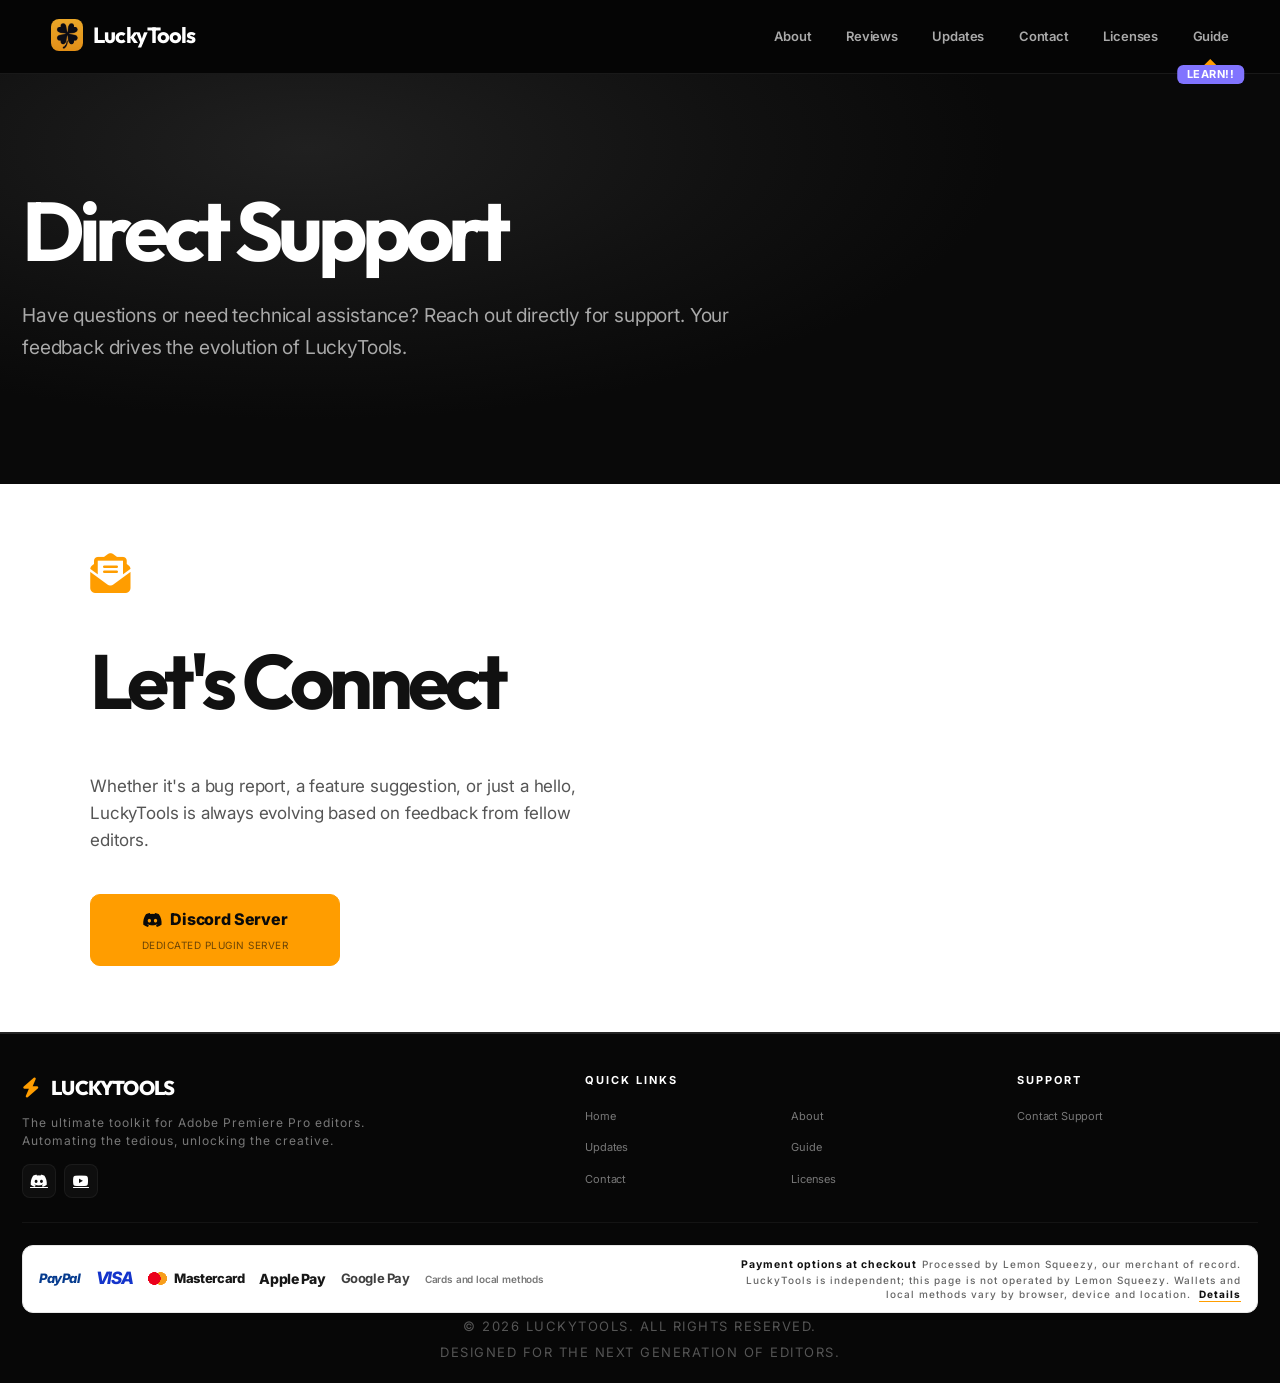
<file: contact.html>
<!DOCTYPE html>
<html lang="en">
<head>
    <meta charset="UTF-8">
    <meta name="viewport" content="width=device-width, initial-scale=1.0">
    <title>Contact | LuckyTools</title>
    <link rel="icon" type="image/png" href="assets/images/favicon.png?v=2">
    <link rel="shortcut icon" type="image/png" href="assets/images/favicon.png?v=2">
    <link rel="stylesheet" href="css/style.css?v=104">
    <link rel="stylesheet" href="assets/css/site-refresh.css?v=8">
    <link rel="stylesheet" href="https://cdnjs.cloudflare.com/ajax/libs/font-awesome/6.4.0/css/all.min.css">
    <link rel="stylesheet" href="css/header-unified.css?v=4">
    <link rel="stylesheet" href="css/payment-methods.css?v=2">
    <link rel="stylesheet" href="css/footer-unified.css?v=2">
</head>
<body class="interior-page interior-contact">
    <div class="bg-blobs">
        <div class="blob blob-1"></div>
        <div class="blob blob-2"></div>
    </div>

    <header class="container">
        <div class="logo">
            <a href="index.html" style="text-decoration: none; color: inherit; display: inline-flex; align-items: center; gap: 10px;">
                <img src="assets/images/logo-demo.png" alt="Logo" class="header-logo">
                LuckyTools
            </a>
        </div>
        <nav>
            <a href="about.html">About</a>
            <a href="community-reviews.html">Reviews</a>
            <a href="releases.html">Updates</a>
            <a href="contact.html">Contact</a>
            <a href="licenses.html">Licenses</a>
            <div class="nav-eco-link" style="margin-left: 30px;">
                <a href="guide.html" style="margin-left: 0; opacity: 1; color: var(--accent-color);">Guide</a>
                <span class="free-badge">LEARN!!</span>
            </div>
        </nav>
        <button class="hamburger-btn" id="hamburgerBtn" aria-label="Toggle navigation menu">
            <span></span>
            <span></span>
            <span></span>
        </button>
    </header>

    <div class="mobile-nav-overlay" id="mobileNavOverlay">
        <a href="index.html">Home</a>
        <div class="nav-overlay-divider"></div>
        <a href="about.html">About</a>
        <div class="nav-overlay-divider"></div>
        <a href="community-reviews.html">Community Reviews</a>
        <div class="nav-overlay-divider"></div>
        <a href="releases.html">Updates</a>
        <div class="nav-overlay-divider"></div>
        <a href="contact.html">Contact</a>
        <div class="nav-overlay-divider"></div>
        <a href="licenses.html">Licenses</a>
        <div class="nav-overlay-divider"></div>
        <div class="nav-eco-link" style="margin-left: 0; margin-bottom: 20px;">
            <a href="guide.html" style="margin-left: 0; opacity: 1; color: var(--accent-color); font-size: 24px;">Guide</a>
            <span class="free-badge" style="top: 40px;">LEARN!!</span>
        </div>
    </div>

    <main class="inner-page-main">
        <div class="container">
            <div class="page-header-v2">
                <h1 translate="no">Direct Support</h1>
                <p>Have questions or need technical assistance? Reach out directly for support. Your feedback drives the evolution of LuckyTools.</p>
            </div>

            <div class="glass-card-v2 animate-up" style="text-align: center;">
                <div class="hero-icon" style="font-size: 40px; margin-bottom: 20px;">
                    <i class="fas fa-envelope-open-text"></i>
                </div>
                <h2 style="font-family: 'Outfit', sans-serif; font-size: 28px; margin-bottom: 16px;">Let's Connect</h2>
                <p style="color: var(--text-muted); margin-bottom: 40px; max-width: 500px; margin-left: auto; margin-right: auto;">Whether it's a bug report, a feature suggestion, or just a hello, LuckyTools is always evolving based on feedback from fellow editors.</p>
                
                <div style="display: flex; flex-direction: row; gap: 20px; justify-content: center; flex-wrap: wrap;">
                    <a href="https://discord.gg/RTBc93R33X" target="_blank" class="social-item-v2" style="width: 250px; justify-content: center; flex-direction: column; gap: 4px; padding: 12px 20px; height: auto;">
                        <div style="display: flex; align-items: center; gap: 8px;">
                            <i class="fab fa-discord"></i> Discord Server
                        </div>
                        <span style="font-size: 10px; opacity: 0.6; font-weight: 400; text-transform: uppercase; letter-spacing: 0.5px;">Dedicated Plugin Server</span>
                    </a>


                </div>

                <div class="discount-code" id="discountBox" title="Click to copy code" style="margin-top: 60px;" translate="no" hidden data-deal-hidden="true">
                    Use code: <span class="code-highlight" id="promoCode">BUSCOEDITOR</span> for the $80 deal!
                </div>
            </div>
        </div>
    </main>

    <script>
        // Smooth Scroll Reveal Animation
        document.addEventListener('DOMContentLoaded', () => {
            const observerOptions = {
                threshold: 0.15
            };

            const observer = new IntersectionObserver((entries) => {
                entries.forEach(entry => {
                    if (entry.isIntersecting) {
                        entry.target.classList.add('active');
                    }
                });
            }, observerOptions);

            const revealElements = document.querySelectorAll('.reveal');
            revealElements.forEach(el => observer.observe(el));
        });

        // Click-to-copy for discount code
        const discountBox = document.getElementById('discountBox');
        if (discountBox) {
            discountBox.addEventListener('click', () => {
                const code = document.getElementById('promoCode').innerText;
                navigator.clipboard.writeText(code).then(() => {
                    const originalText = discountBox.innerHTML;
                    discountBox.classList.add('copied');
                    discountBox.innerHTML = '<i class="fas fa-check"></i> ' + code + ' Copied!';
                    setTimeout(() => {
                        discountBox.classList.remove('copied');
                        discountBox.innerHTML = originalText;
                    }, 2000);
                });
            });
        }

        // --- LIMITED TIME DEAL VISIBILITY ---
        const limitedTimeDeal = {
            enabled: true,
            startDate: '2026-07-19T16:55:28-06:00',
            durationDays: 5
        };

        function updateDealVisibility() {
            if (!discountBox) return;
            if (!limitedTimeDeal.enabled) {
                discountBox.hidden = true;
                return;
            }

            const startTime = new Date(limitedTimeDeal.startDate).getTime();
            const durationMs = limitedTimeDeal.durationDays * 24 * 60 * 60 * 1000;
            const remainingMs = startTime + durationMs - Date.now();

            discountBox.hidden = !Number.isFinite(startTime) || remainingMs <= 0;
        }

        updateDealVisibility();
        setInterval(updateDealVisibility, 60 * 1000);

        // --- HAMBURGER MENU ---
        (function() {
            const hamburgerBtn = document.getElementById('hamburgerBtn');
            const mobileNavOverlay = document.getElementById('mobileNavOverlay');
            if (!hamburgerBtn || !mobileNavOverlay) return;

            function openNav() {
                mobileNavOverlay.style.display = 'flex';
                requestAnimationFrame(() => {
                    requestAnimationFrame(() => {
                        hamburgerBtn.classList.add('active');
                        mobileNavOverlay.classList.add('open');
                        document.body.classList.add('nav-open');
                    });
                });
            }

            function closeNav() {
                hamburgerBtn.classList.remove('active');
                mobileNavOverlay.classList.remove('open');
                document.body.classList.remove('nav-open');
                setTimeout(() => {
                    if (!mobileNavOverlay.classList.contains('open')) {
                        mobileNavOverlay.style.display = 'none';
                    }
                }, 420);
            }

            hamburgerBtn.addEventListener('click', () => {
                mobileNavOverlay.classList.contains('open') ? closeNav() : openNav();
            });

            document.addEventListener('keydown', (e) => {
                if (e.key === 'Escape' && mobileNavOverlay.classList.contains('open')) closeNav();
            });
        })();
    </script>


    <footer class="site-footer">
        <div class="footer-glow"></div>
        <div class="footer-bottom">
            <div class="container footer-container-inner">
                <div class="footer-content">
                    <div class="footer-brand">
                        <div class="footer-logo">
                            <i class="fas fa-bolt"></i> LUCKYTOOLS
                        </div>
                        <p>The ultimate toolkit for Adobe Premiere Pro editors. Automating the tedious, unlocking the creative.</p>
                        <div class="social-links">
                            <a href="https://discord.gg/RTBc93R33X" target="_blank" title="Discord"><i class="fab fa-discord"></i></a>
                            <a href="https://www.youtube.com/@LuckyTools.contact" target="_blank" title="YouTube"><i class="fab fa-youtube"></i></a>
                        </div>
                    </div>
                    
                    <div class="footer-nav">
                        <h4>QUICK LINKS</h4>
                        <ul>
                            <li><a href="index.html">Home</a></li>
                            <li><a href="about.html">About</a></li>
                            <li><a href="releases.html">Updates</a></li>
                            <li><a href="guide.html">Guide</a></li>
                            <li><a href="contact.html">Contact</a></li>
                            <li><a href="licenses.html">Licenses</a></li>
                        </ul>
                    </div>

                    <div class="footer-support">
                        <h4>SUPPORT</h4>
                        <ul>
                            <li><a href="contact.html">Contact Support</a></li>

                        </ul>
                    </div>
                </div>
                
                <div class="payment-methods" aria-label="Payment methods">
                    <div class="payment-brands">
                        <span class="payment-brand payment-paypal">PayPal</span>
                        <span class="payment-brand payment-visa">VISA</span>
                        <span class="payment-brand payment-mastercard">Mastercard</span>
                        <span class="payment-brand payment-apple">Apple Pay</span>
                        <span class="payment-brand payment-google">Google Pay</span>
                        <span class="payment-more">Cards and local methods</span>
                    </div>
                    <p class="payment-methods-copy"><strong>Payment options at checkout</strong>Processed by Lemon Squeezy, our merchant of record. LuckyTools is independent; this page is not operated by Lemon Squeezy. Wallets and local methods vary by browser, device and location. <a href="https://docs.lemonsqueezy.com/help/checkout/payment-methods" target="_blank" rel="noopener">Details</a></p>
                </div>

                <div class="copyright-text">
                    <p>&copy; 2026 LUCKYTOOLS. ALL RIGHTS RESERVED. <br>DESIGNED FOR THE NEXT GENERATION OF EDITORS.</p>
                </div>
            </div>
        </div>
    </footer>

</body>
</html>
</file>
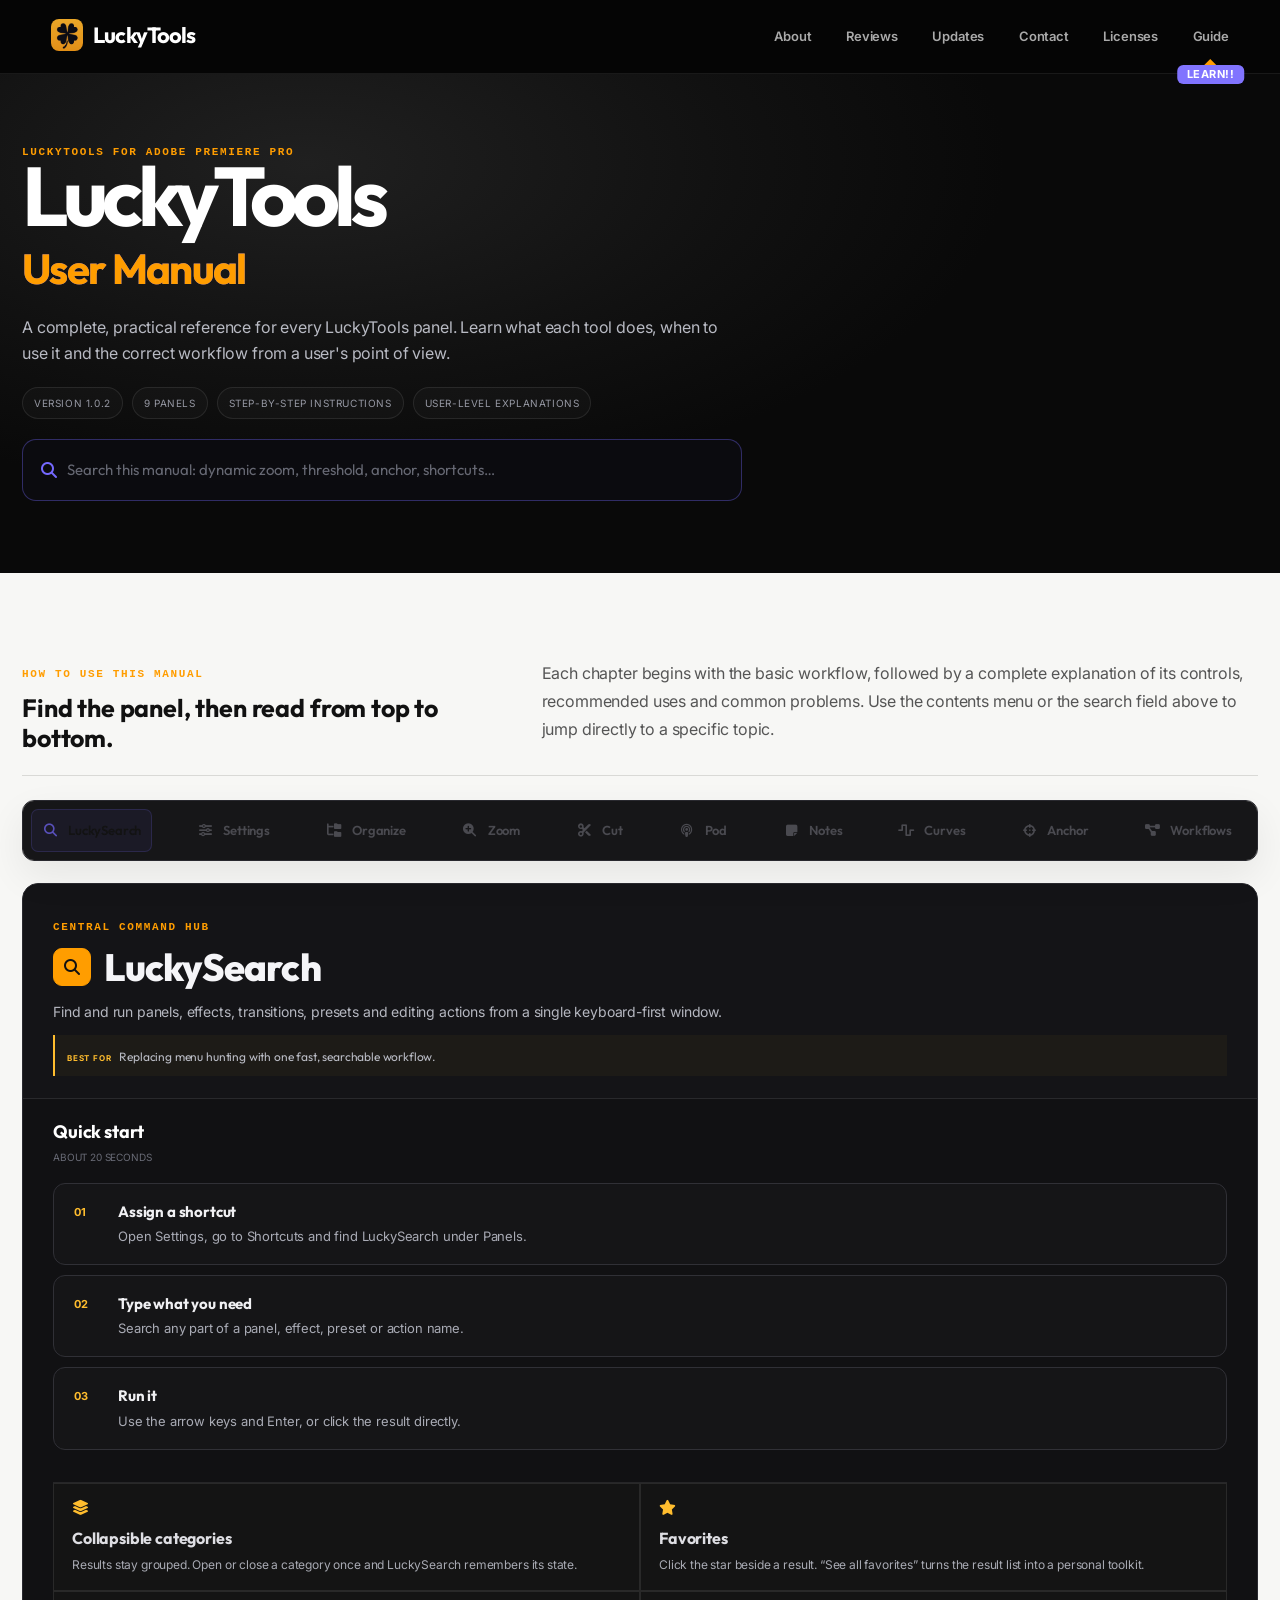
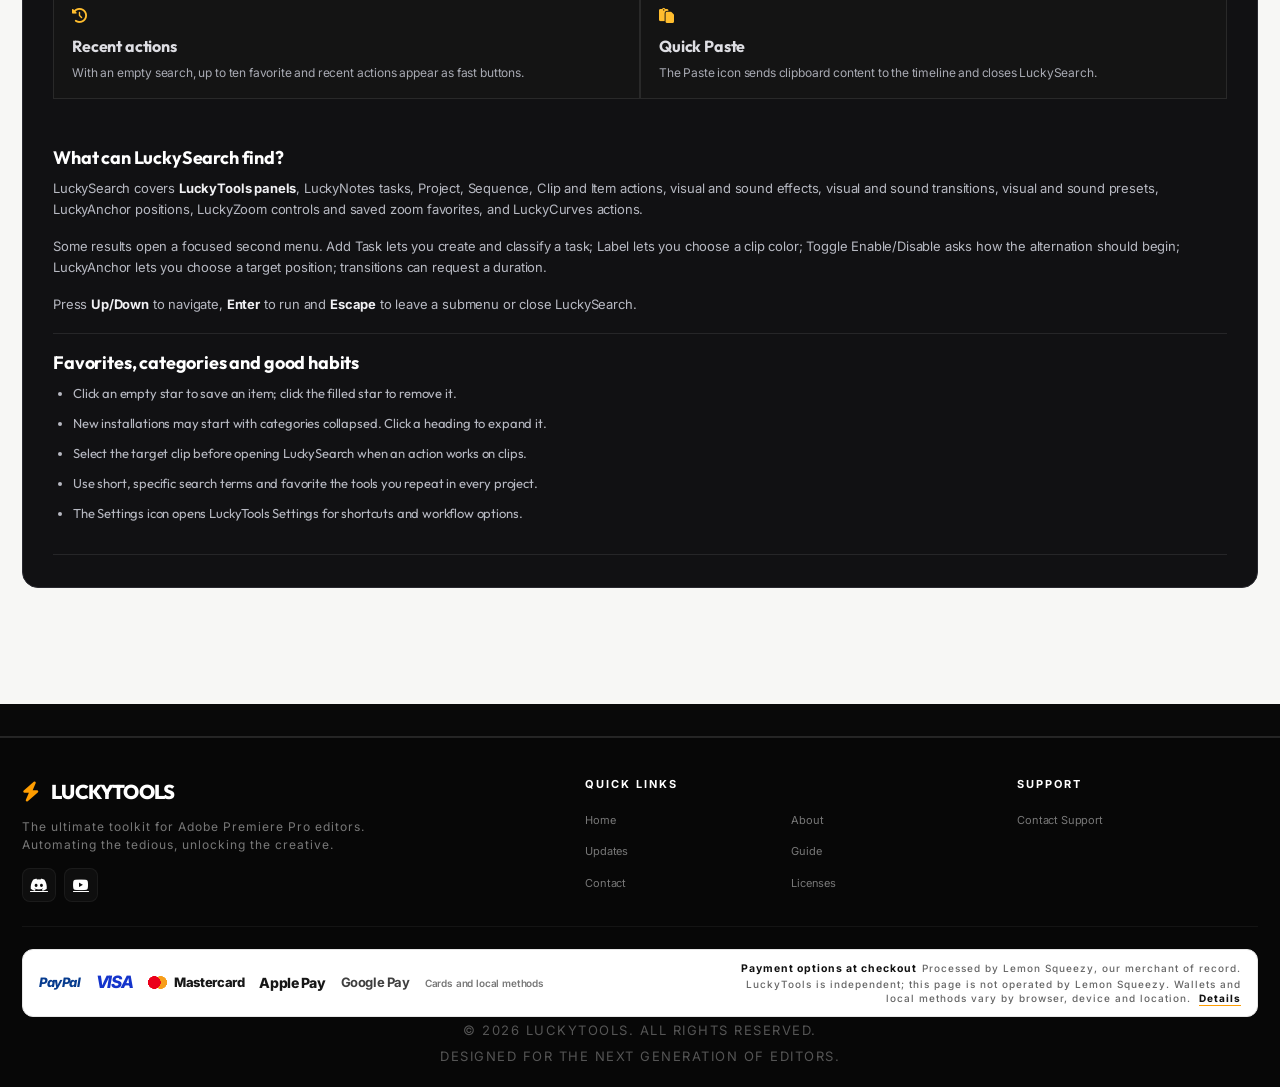
<file: guide.html>
<!DOCTYPE html>
<html lang="en">
<head>
    <meta charset="UTF-8">
    <meta name="viewport" content="width=device-width, initial-scale=1.0">
    <meta name="description" content="The complete LuckyTools user guide for Adobe Premiere Pro. Learn LuckySearch, LuckyZoom, LuckyAnchor, LuckyCut, LuckyPod, LuckyNotes, LuckyCurves, LuckyOrganize and every setting.">
    <title>Complete User Guide | LuckyTools</title>
    <link rel="icon" type="image/png" href="assets/images/favicon.png?v=2">
    <link rel="shortcut icon" type="image/png" href="assets/images/favicon.png?v=2">
    <link rel="stylesheet" href="css/style.css?v=104">
    <link rel="stylesheet" href="css/guide.css?v=5">
    <link rel="stylesheet" href="assets/css/site-refresh.css?v=10">
    <link rel="stylesheet" href="https://cdnjs.cloudflare.com/ajax/libs/font-awesome/6.4.0/css/all.min.css">
    <link rel="stylesheet" href="css/header-unified.css?v=4">
    <link rel="stylesheet" href="css/payment-methods.css?v=2">
    <link rel="stylesheet" href="css/footer-unified.css?v=2">
</head>
<body class="guide-page interior-page interior-guide">
    <div class="guide-progress" id="guideProgress" aria-hidden="true"></div>
    <div class="bg-blobs" aria-hidden="true">
        <div class="blob blob-1"></div>
        <div class="blob blob-2"></div>
    </div>

    <header class="container">
        <div class="logo">
            <a href="index.html" style="text-decoration:none;color:inherit;display:inline-flex;align-items:center;gap:10px">
                <img src="assets/images/logo-demo.png" alt="LuckyTools" class="header-logo">
                LuckyTools
            </a>
        </div>
        <nav>
            <a href="about.html">About</a>
            <a href="community-reviews.html">Reviews</a>
            <a href="releases.html">Updates</a>
            <a href="contact.html">Contact</a>
            <a href="licenses.html">Licenses</a>
            <div class="nav-eco-link" style="margin-left:30px">
                <a href="guide.html" style="margin-left:0;opacity:1;color:var(--accent-color)">Guide</a>
                <span class="free-badge">LEARN!!</span>
            </div>
        </nav>
        <button class="hamburger-btn" id="hamburgerBtn" aria-label="Toggle navigation menu"><span></span><span></span><span></span></button>
    </header>

    <div class="mobile-nav-overlay" id="mobileNavOverlay">
        <a href="index.html">Home</a><div class="nav-overlay-divider"></div>
        <a href="about.html">About</a><div class="nav-overlay-divider"></div>
        <a href="community-reviews.html">Community Reviews</a><div class="nav-overlay-divider"></div>
        <a href="releases.html">Updates</a><div class="nav-overlay-divider"></div>
        <a href="contact.html">Contact</a><div class="nav-overlay-divider"></div>
        <a href="licenses.html">Licenses</a><div class="nav-overlay-divider"></div>
        <a href="guide.html" style="color:var(--accent-color)">Guide</a>
    </div>

    <main class="guide-main">
        <section class="guide-hero">
            <div class="guide-hero-inner">
                <div class="guide-eyebrow">LuckyTools for Adobe Premiere Pro</div>
                <h1>LuckyTools<br><span>User Manual</span></h1>
                <p class="guide-hero-copy">A complete, practical reference for every LuckyTools panel. Learn what each tool does, when to use it and the correct workflow from a user's point of view.</p>
                <div class="guide-hero-meta" aria-label="Guide highlights">
                    <span>Version 1.0.2</span><span>9 panels</span><span>Step-by-step instructions</span><span>User-level explanations</span>
                </div>
                <div class="guide-command" role="search">
                    <label class="guide-search-wrap" for="guideSearch"><i class="fas fa-search"></i><input id="guideSearch" type="search" placeholder="Search this manual: dynamic zoom, threshold, anchor, shortcuts…" autocomplete="off"></label>
                    <button class="command-btn" id="expandAll" type="button">Expand all</button>
                    <button class="command-btn" id="collapseAll" type="button">Collapse all</button>
                </div>
            </div>
        </section>

        <div class="guide-manual-surface">
        <div class="container">
            <section class="guide-paths" aria-label="Popular learning paths">
                <a class="guide-path" href="#luckyzoom"><span class="guide-path-number">PATH 01</span><strong>Create a polished zoom</strong><small>Learn Grow, Transform, Dynamic Zoom, Align and curves.</small></a>
                <a class="guide-path" href="#luckypod"><span class="guide-path-number">PATH 02</span><strong>Edit a podcast</strong><small>Map microphones and cameras, then automate the first camera pass.</small></a>
                <a class="guide-path" href="#luckyorganize"><span class="guide-path-number">PATH 03</span><strong>Clean a project</strong><small>Build bins, filters, label rules and reusable organization profiles.</small></a>
                <a class="guide-path" href="#luckysearch"><span class="guide-path-number">PATH 04</span><strong>Work from the keyboard</strong><small>Find any tool and turn repeated actions into direct shortcuts.</small></a>
            </section>

            <section class="panel-lab" aria-labelledby="labTitle">
                <div class="lab-nav">
                    <div class="lab-nav-head"><span class="micro-label">Interactive map</span><strong>Choose a panel</strong></div>
                    <div class="lab-tabs" role="tablist" aria-label="LuckyTools panels">
                        <button class="lab-tab active" role="tab" aria-selected="true" data-panel="luckysearch" data-title="LuckySearch" data-summary="One command bar for panels, effects, presets, actions, favorites and recent tools."><i class="fas fa-search"></i><span>LuckySearch</span></button>
                        <button class="lab-tab" role="tab" aria-selected="false" data-panel="luckysettings" data-title="LuckySettings" data-summary="Assign shortcuts, back them up, configure workflow options and manage your license."><i class="fas fa-sliders"></i><span>Settings</span></button>
                        <button class="lab-tab" role="tab" aria-selected="false" data-panel="luckyorganize" data-title="LuckyOrganize" data-summary="Turn a crowded Project panel into a predictable, color-coded bin structure."><i class="fas fa-folder-tree"></i><span>Organize</span></button>
                        <button class="lab-tab" role="tab" aria-selected="false" data-panel="luckyzoom" data-title="LuckyZoom" data-summary="Draw the framing you want and create a static, animated or two-point dynamic zoom."><i class="fas fa-magnifying-glass-plus"></i><span>Zoom</span></button>
                        <button class="lab-tab" role="tab" aria-selected="false" data-panel="luckycut" data-title="LuckyCut" data-summary="Detect quiet areas in selected audio tracks and turn them into an editable first cut."><i class="fas fa-scissors"></i><span>Cut</span></button>
                        <button class="lab-tab" role="tab" aria-selected="false" data-panel="luckypod" data-title="LuckyPod" data-summary="Analyze isolated microphones and switch between their assigned camera angles."><i class="fas fa-podcast"></i><span>Pod</span></button>
                        <button class="lab-tab" role="tab" aria-selected="false" data-panel="luckynotes" data-title="LuckyNotes" data-summary="Keep rich notes, clickable timecodes, reference images and production tasks together."><i class="fas fa-note-sticky"></i><span>Notes</span></button>
                        <button class="lab-tab" role="tab" aria-selected="false" data-panel="luckycurves" data-title="LuckyCurves" data-summary="Shape acceleration, easing and expressive Squash & Stretch without repetitive graph work."><i class="fas fa-wave-square"></i><span>Curves</span></button>
                        <button class="lab-tab" role="tab" aria-selected="false" data-panel="luckyanchor" data-title="LuckyAnchor" data-summary="Place the anchor precisely for Motion or Transform while keeping the image visually in place."><i class="fas fa-crosshairs"></i><span>Anchor</span></button>
                    </div>
                </div>

                <div class="lab-stage">
                    <div class="lab-toolbar"><div class="lab-toolbar-title"><i class="fas fa-clover" style="color:var(--guide-yellow)"></i><span id="labToolbarTitle">LuckySearch</span></div><span class="lab-status">Concept preview</span></div>
                    <div class="lab-canvas">
                        <div class="lab-visual active" data-panel="luckysearch"><div class="concept-window search-concept"><div class="search-field-demo"><i class="fas fa-search"></i><span>zoom</span></div><div class="result-stack"><div class="result-row"><i class="fas fa-window-maximize"></i><span>Open LuckyZoom</span><em>Panel</em></div><div class="result-row"><i class="fas fa-bolt"></i><span>Dynamic Zoom</span><em>Action</em></div><div class="result-row"><i class="fas fa-star"></i><span>Product Close-up</span><em>Favorite</em></div></div></div></div>
                        <div class="lab-visual" data-panel="luckysettings"><div class="concept-window"><div class="concept-topbar"><span>LuckyTools Settings</span><div class="concept-pills"><span class="on">SHORTCUTS</span><span>SEARCH</span><span>LICENSE</span></div></div><div class="shortcut-grid"><div class="key-card"><small>LuckySearch</small><kbd>Ctrl + Space</kbd></div><div class="key-card"><small>LuckyZoom</small><kbd>Alt + Z</kbd></div><div class="key-card"><small>Center Anchor</small><kbd>Alt + C</kbd></div><div class="key-card"><small>Analyze</small><kbd>Shift + A</kbd></div><div class="key-card"><small>Add Task</small><kbd>Alt + T</kbd></div><div class="key-card"><small>LuckyOrganize</small><kbd>Alt + O</kbd></div></div></div></div>
                        <div class="lab-visual" data-panel="luckyorganize"><div class="concept-window"><div class="concept-topbar"><span>Organization Profile</span><div class="concept-pills"><span>MANUAL</span><span class="on">AUTOMATIC</span></div></div><div class="folder-tree"><div class="folder-node"><i class="fas fa-folder"></i>FOOTAGE<br><small>mov · mp4</small></div><div class="folder-node"><i class="fas fa-folder"></i>AUDIO<br><small>wav · mp3</small></div><div class="folder-node"><i class="fas fa-folder"></i>GRAPHICS<br><small>png · mogrt</small></div></div></div></div>
                        <div class="lab-visual" data-panel="luckyzoom"><div class="concept-window"><div class="concept-topbar"><span>LuckyZoom</span><div class="concept-pills"><span>GROW</span><span class="on">DYNAMIC</span></div></div><div class="zoom-stage-demo"><div class="zoom-guide-line v"></div><div class="zoom-guide-line h"></div><div class="zoom-subject"></div><div class="zoom-frame start"></div><div class="zoom-frame end"></div></div></div></div>
                        <div class="lab-visual" data-panel="luckycut"><div class="concept-window wave-demo"><div class="wave-bars"><span style="--h:42%"></span><span style="--h:78%"></span><span style="--h:55%"></span><span class="silence" style="--h:8%"></span><span class="silence" style="--h:4%"></span><span class="silence" style="--h:7%"></span><span style="--h:68%"></span><span style="--h:92%"></span><span style="--h:48%"></span><span class="silence" style="--h:5%"></span><span class="silence" style="--h:9%"></span><span style="--h:64%"></span><span style="--h:80%"></span></div><div class="cut-track"><span style="--w:3"></span><span class="gap" style="--w:1"></span><span style="--w:2"></span><span class="gap" style="--w:.7"></span><span style="--w:2"></span></div></div></div>
                        <div class="lab-visual" data-panel="luckypod"><div class="concept-window"><div class="concept-topbar"><span>Speaker-driven camera edit</span><div class="concept-pills"><span class="on">MEDIUM</span></div></div><div class="pod-stage"><div class="pod-camera"><i class="fas fa-video"></i><span>ANA · V1</span></div><div class="pod-camera active"><i class="fas fa-video"></i><span>LUIS · V2</span></div><div class="pod-camera"><i class="fas fa-users"></i><span>ALL MICS · V3</span></div></div></div></div>
                        <div class="lab-visual" data-panel="luckynotes"><div class="concept-window notes-concept"><div class="note-sheet"><strong style="color:#fff">CLIENT NOTES</strong><br><br>Use close-up at <mark>00:01:24:12</mark><br>Replace logo and check legal copy.<br><br><span style="color:var(--guide-violet)">https://reference.example</span></div><div class="task-list"><div class="task-demo urgent"><span class="task-dot"></span>Fix final title</div><div class="task-demo"><span class="task-dot"></span>Review audio</div><div class="task-demo done"><span class="task-dot"></span>Import logo</div></div></div></div>
                        <div class="lab-visual" data-panel="luckycurves"><div class="concept-window"><div class="concept-topbar"><span>LuckyCurves</span><div class="concept-pills"><span>SINE</span><span class="on">IN-OUT</span></div></div><div class="curve-demo"><svg viewBox="0 0 540 240" preserveAspectRatio="none" aria-hidden="true"><path d="M 5 235 C 150 235, 390 5, 530 5"></path><circle cx="150" cy="235" r="6"></circle><circle cx="390" cy="5" r="6"></circle></svg></div></div></div>
                        <div class="lab-visual" data-panel="luckyanchor"><div class="concept-window"><div class="concept-topbar"><span>LuckyAnchor</span><div class="concept-pills"><span>MOTION</span><span class="on">TRANSFORM</span></div></div><div class="anchor-demo" aria-label="Conceptual anchor grid"><button class="anchor-point" aria-label="Top left"></button><button class="anchor-point"></button><button class="anchor-point"></button><button class="anchor-point"></button><button class="anchor-point"></button><button class="anchor-point"></button><button class="anchor-point"></button><button class="anchor-point"></button><button class="anchor-point"></button><button class="anchor-point"></button><button class="anchor-point"></button><button class="anchor-point"></button><button class="anchor-point active" aria-label="Center"></button><button class="anchor-point"></button><button class="anchor-point"></button><button class="anchor-point"></button><button class="anchor-point"></button><button class="anchor-point"></button><button class="anchor-point"></button><button class="anchor-point"></button><button class="anchor-point"></button><button class="anchor-point"></button><button class="anchor-point"></button><button class="anchor-point"></button><button class="anchor-point"></button></div></div></div>
                    </div>
                    <div class="lab-copy"><div><h2 id="labTitle">LuckySearch</h2><p id="labSummary">One command bar for panels, effects, presets, actions, favorites and recent tools.</p></div><a class="lab-jump" id="labJump" href="#luckysearch">Read the guide <i class="fas fa-arrow-down"></i></a></div>
                </div>
            </section>

            <section class="manual-introduction">
                <div>
                    <span class="module-kicker">How to use this manual</span>
                    <h2>Find the panel, then read from top to bottom.</h2>
                </div>
                <p>Each chapter begins with the basic workflow, followed by a complete explanation of its controls, recommended uses and common problems. Use the contents menu or the search field above to jump directly to a specific topic.</p>
            </section>

            <div class="guide-layout">
                <aside class="guide-toc" aria-label="Guide contents">
                    <div class="toc-title">Guide contents</div>
                    <nav>
                        <a href="#luckysearch"><i class="fas fa-search"></i>LuckySearch</a>
                        <a href="#luckysettings"><i class="fas fa-sliders"></i>Settings</a>
                        <a href="#luckyorganize"><i class="fas fa-folder-tree"></i>Organize</a>
                        <a href="#luckyzoom"><i class="fas fa-magnifying-glass-plus"></i>Zoom</a>
                        <a href="#luckycut"><i class="fas fa-scissors"></i>Cut</a>
                        <a href="#luckypod"><i class="fas fa-podcast"></i>Pod</a>
                        <a href="#luckynotes"><i class="fas fa-note-sticky"></i>Notes</a>
                        <a href="#luckycurves"><i class="fas fa-wave-square"></i>Curves</a>
                        <a href="#luckyanchor"><i class="fas fa-crosshairs"></i>Anchor</a>
                        <a href="#workflows"><i class="fas fa-diagram-project"></i>Workflows</a>
                        <a href="#safety"><i class="fas fa-shield-halved"></i>Safety</a>
                    </nav>
                </aside>

                <div class="guide-modules">
                    <div class="guide-empty" id="guideEmpty"><i class="fas fa-search" style="display:block;margin-bottom:12px;color:var(--guide-violet)"></i>No guide section matches that search. Try a panel name or a simpler term.</div>

                    <article class="guide-module" id="luckysearch">
                        <header class="module-head"><div><span class="module-kicker">Central command hub</span><div class="module-title-row"><span class="module-icon"><i class="fas fa-search"></i></span><h2>LuckySearch</h2></div><p>Find and run panels, effects, transitions, presets and editing actions from a single keyboard-first window.</p></div><div class="best-for"><strong>Best for</strong><span>Replacing menu hunting with one fast, searchable workflow.</span></div></header>
                        <div class="module-body">
                            <div class="quick-start-title"><h3>Quick start</h3><span>About 20 seconds</span></div>
                            <div class="steps-grid"><div class="step-card"><strong>Assign a shortcut</strong><p>Open Settings, go to Shortcuts and find LuckySearch under Panels.</p></div><div class="step-card"><strong>Type what you need</strong><p>Search any part of a panel, effect, preset or action name.</p></div><div class="step-card"><strong>Run it</strong><p>Use the arrow keys and Enter, or click the result directly.</p></div></div>
                            <div class="feature-grid"><div class="feature-card"><i class="fas fa-layer-group"></i><strong>Collapsible categories</strong><p>Results stay grouped. Open or close a category once and LuckySearch remembers its state.</p></div><div class="feature-card"><i class="fas fa-star"></i><strong>Favorites</strong><p>Click the star beside a result. “See all favorites” turns the result list into a personal toolkit.</p></div><div class="feature-card"><i class="fas fa-clock-rotate-left"></i><strong>Recent actions</strong><p>With an empty search, up to ten favorite and recent actions appear as fast buttons.</p></div><div class="feature-card"><i class="fas fa-paste"></i><strong>Quick Paste</strong><p>The Paste icon sends clipboard content to the timeline and closes LuckySearch.</p></div></div>
                            <details class="guide-details"><summary><h3>What can LuckySearch find?</h3></summary><div class="details-content"><p>LuckySearch covers <strong>LuckyTools panels</strong>, LuckyNotes tasks, Project, Sequence, Clip and Item actions, visual and sound effects, visual and sound transitions, visual and sound presets, LuckyAnchor positions, LuckyZoom controls and saved zoom favorites, and LuckyCurves actions.</p><p>Some results open a focused second menu. Add Task lets you create and classify a task; Label lets you choose a clip color; Toggle Enable/Disable asks how the alternation should begin; LuckyAnchor lets you choose a target position; transitions can request a duration.</p><p>Press <strong>Up/Down</strong> to navigate, <strong>Enter</strong> to run and <strong>Escape</strong> to leave a submenu or close LuckySearch.</p></div></details>
                            <details class="guide-details"><summary><h3>Favorites, categories and good habits</h3></summary><div class="details-content"><ul><li>Click an empty star to save an item; click the filled star to remove it.</li><li>New installations may start with categories collapsed. Click a heading to expand it.</li><li>Select the target clip before opening LuckySearch when an action works on clips.</li><li>Use short, specific search terms and favorite the tools you repeat in every project.</li><li>The Settings icon opens LuckyTools Settings for shortcuts and workflow options.</li></ul></div></details>
                        </div>
                    </article>

                    <article class="guide-module" id="luckysettings">
                        <header class="module-head"><div><span class="module-kicker">Setup, workflow options and backup</span><div class="module-title-row"><span class="module-icon"><i class="fas fa-sliders"></i></span><h2>LuckySettings</h2></div><p>Configure LuckyShortcuts and LuckySearch workflow options, then manage the activation used by this computer.</p></div><div class="best-for"><strong>Start here</strong><span>Give LuckySearch a shortcut before configuring anything else.</span></div></header>
                        <div class="module-body">
                            <div class="quick-start-title"><h3>Assign your first shortcut</h3><span>Settings → Shortcuts</span></div>
                            <div class="steps-grid"><div class="step-card"><strong>Find the action</strong><p>Search or open a category such as Panels, Clip, Sequence or LuckyZoom.</p></div><div class="step-card"><strong>Choose a key</strong><p>Click Shortcut and pick a free key or key combination.</p></div><div class="step-card"><strong>Save</strong><p>Resolve any conflict, then click OK. Test it with the correct clip selected.</p></div></div>
                            <details class="guide-details" open><summary><h3>Shortcut categories</h3></summary><div class="details-content"><ul><li><strong>Panels:</strong> LuckySearch and every installed LuckyTools panel.</li><li><strong>LuckyNotes:</strong> add a task without opening the panel first.</li><li><strong>Project:</strong> LuckyOrganize, Save Project and Map Effects Search.</li><li><strong>Sequence:</strong> markers, Save Sequence, Lucky Focus, Unnest, loops, Ladder, Paste and disabled-clip selection.</li><li><strong>Clip:</strong> LuckyBeat, Transfer Keyframes, MaskTrack, Label and Enable/Disable.</li><li><strong>Item:</strong> Adjustment Layer and Solid.</li><li><strong>LuckyZoom:</strong> Analyze, transition, Dynamic Zoom, Eagle View, Align, Reverse, LuckyCurves link and saved zoom presets.</li><li><strong>LuckyCurves:</strong> curve cleaning and inversion actions.</li><li><strong>LuckyAnchor Motion / Transform:</strong> direct shortcuts for every grid position.</li><li><strong>Effects, transitions and presets:</strong> separate visual and sound categories.</li></ul><p>The <strong>Active</strong> filter shows assigned shortcuts only. Clear Category removes the current category; Clear All removes every LuckyTools shortcut. Import and Export move panel shortcuts, action shortcuts and transition durations between computers.</p></div></details>
                            <details class="guide-details"><summary><h3>Useful editing actions explained</h3></summary><div class="details-content"><ul><li><strong>Add Marker to Clip / Selection / Sequence / In-Out:</strong> places a marker in the chosen context.</li><li><strong>Save Project / Save Sequence:</strong> saves a version and continues work in a new version.</li><li><strong>Lucky Focus Lock / Mute:</strong> isolates tracks containing the selected clips by locking or muting the rest.</li><li><strong>Unnest:</strong> extracts one nested sequence at a time.</li><li><strong>Ladder:</strong> spaces overlapping clips by a defined distance.</li><li><strong>Select All Disabled Clips:</strong> selects disabled clips in the sequence.</li><li><strong>LuckyBeat:</strong> detects beats in the selected audio and creates rhythmic cuts.</li><li><strong>Paste Keyframes MaskTrack:</strong> pastes tracked-mask keyframes using enabled Position, Scale and Rotation properties.</li><li><strong>Adjustment Layer:</strong> reuses the same layer until sequence size changes. <strong>Solid</strong> creates a unique, recolorable solid.</li></ul></div></details>
                            <details class="guide-details"><summary><h3>LuckySearch workflow options</h3></summary><div class="details-content"><ul><li><strong>Safe Layer Insertion:</strong> avoids shifting clips upward when adding adjustment layers or solids. Keep it enabled on complex timelines.</li><li><strong>Native Preset Engine (Experimental):</strong> applies presets through Premiere's native interface and requires Map Effects Search calibration.</li></ul><p>When using the Native Preset Engine, keep Premiere's Effects panel visible, run <strong>Map Effects Search</strong>, and recalibrate after major workspace or monitor changes.</p></div></details>
                            <details class="guide-details"><summary><h3>License and moving to another computer</h3></summary><div class="details-content"><ol><li>Open Settings → License and choose Open My Orders.</li><li>Sign in with the email used for the purchase.</li><li>Select LuckyTools for Premiere Pro and open the key in Licenses.</li><li>In License Details, deactivate the current computer.</li><li>Activate the same key on the new computer.</li></ol><p>Show reveals the current key when available. Treat the key as private information.</p></div></details>
                        </div>
                    </article>

                    <article class="guide-module" id="luckyorganize">
                        <header class="module-head"><div><span class="module-kicker">Project panel organization</span><div class="module-title-row"><span class="module-icon"><i class="fas fa-folder-tree"></i></span><h2>LuckyOrganize</h2></div><p>Create bins, sub-bins, filename filters, extension rules and label colors. LuckyOrganize changes the Premiere project structure—not files on your drive.</p></div><div class="best-for"><strong>Best for</strong><span>Repeatable project templates for podcasts, weddings, ads and social content.</span></div></header>
                        <div class="module-body">
                            <div class="quick-start-title"><h3>Build an organization profile</h3><span>Test in Manual first</span></div>
                            <div class="steps-grid"><div class="step-card"><strong>Create a profile</strong><p>Use +, rename it, and choose Manual while testing.</p></div><div class="step-card"><strong>Build folders</strong><p>Add folders and click their icons to create nested structures.</p></div><div class="step-card"><strong>Add rules</strong><p>Use extensions, Text Filters, audio type and label colors.</p></div><div class="step-card"><strong>Run</strong><p>Save, then click LuckyOrganize. Review where several file types land.</p></div><div class="step-card"><strong>Refine</strong><p>Resolve conflicting extensions with more specific text filters.</p></div><div class="step-card"><strong>Automate</strong><p>Switch to Automatic after the profile behaves exactly as expected.</p></div></div>
                            <details class="guide-details" open><summary><h3>Manual, Automatic and profiles</h3></summary><div class="details-content"><p><strong>Manual</strong> organizes only when you press LuckyOrganize or its shortcut. <strong>Automatic</strong> organizes when files enter the project and when Premiere opens. Manual is safer while a profile is being designed.</p><p>The profile selector changes the active structure. Use + to create, the pencil to rename and the trash button to remove a custom profile. Save stores the setup; LuckyOrganize stores it and immediately processes the active project.</p><p>Create separate profiles for recurring productions—Podcast, Wedding, Commercial, Reels or Corporate—rather than constantly rewriting one setup.</p></div></details>
                            <details class="guide-details"><summary><h3>Folders, extensions and Text Filters</h3></summary><div class="details-content"><p>Press Add to create a folder, type its name directly on the card, then click the folder icon to enter it and add subfolders. Breadcrumbs and the back arrow move up the structure.</p><p>In <code>extensions…</code>, enter a file extension without the dot, such as mov, mp4, wav, mp3, png, jpg, psd or mogrt. In <code>Text Filter…</code>, enter text that must appear in an item's name.</p><ul><li>AUDIO: wav, mp3, aac.</li><li>LOGOS: png plus the text filter “logo”.</li><li>CAM A: mov plus “CAM_A”.</li><li>B-ROLL: mp4 plus “BROLL”.</li></ul><p>A generic extension normally belongs to one folder. It can be shared when text filters make each destination unambiguous. LuckyOrganize warns when a rule conflicts and can move the extension to the new folder.</p></div></details>
                            <details class="guide-details"><summary><h3>Audio types and label colors</h3></summary><div class="details-content"><p>Right-click a folder and choose <strong>Short (SFX)</strong> for sound effects or <strong>Long (Music)</strong> for longer music files. Remove Audio Type clears the classification. This separates files that share wav or mp3 extensions.</p><p>The same context menu assigns a folder label color. Right-click individual extension or text-filter pills to assign more specific colors. Remove Label clears the rule.</p><div class="callout warning"><i class="fas fa-triangle-exclamation"></i><span>LuckyOrganize only manages items inside Premiere's Project panel. It does not move, rename or delete the source files on the hard drive.</span></div></div></details>
                        </div>
                    </article>

                    <article class="guide-module" id="luckyzoom">
                        <header class="module-head"><div><span class="module-kicker">Surgical framing and camera movement</span><div class="module-title-row"><span class="module-icon"><i class="fas fa-magnifying-glass-plus"></i></span><h2>LuckyZoom</h2></div><p>Analyze the current frame, draw the composition you want and turn it into a static reframing, animated push or two-point Dynamic Zoom.</p></div><div class="best-for"><strong>Best for</strong><span>Interviews, tutorials, product details, still-image movement and social edits.</span></div></header>
                        <div class="module-body">
                            <div class="quick-start-title"><h3>The correct LuckyZoom flow</h3><span>Analyze after changing context</span></div>
                            <div class="steps-grid"><div class="step-card"><strong>Select and place</strong><p>Select a visual clip and put the playhead at the frame you want to read.</p></div><div class="step-card"><strong>Analyze</strong><p>Click Analyze after changing clip, sequence or playhead position.</p></div><div class="step-card"><strong>Draw the frame</strong><p>Draw a rectangle over the subject. A smaller rectangle creates a closer zoom.</p></div><div class="step-card"><strong>Refine</strong><p>Drag inside to move it; drag handles to resize. Use Align when needed.</p></div><div class="step-card"><strong>Choose behavior</strong><p>Select Grow or Transform, transition, duration, blur and Dynamic Zoom.</p></div><div class="step-card"><strong>Apply</strong><p>Click Apply Zoom and review both the start and the end of the motion.</p></div></div>
                            <div class="compare-table" aria-label="Grow versus Transform"><div class="table-head"></div><div class="table-head">Grow</div><div class="table-head">Transform</div><div class="table-label">Starts from</div><div>Beginning of the clip</div><div>Current playhead</div><div class="table-label">Scale</div><div>Uniform proportions</div><div>Free X/Y with Shift</div><div class="table-label">Dynamics</div><div>Built-in curve editor</div><div>Optional LuckyCurves link</div><div class="table-label">Extra</div><div>Reverse direction</div><div>Shutter Angle / motion blur</div></div>
                            <details class="guide-details" open><summary><h3>Grow and Transform in practical terms</h3></summary><div class="details-content"><p><strong>Grow</strong> applies its behavior from the beginning of the clip regardless of playhead position. It works on regular clips and adjustment layers, preserves uniform scale and includes Curve Editor, Impact Grow and Reverse. Choose it for consistent editorial zooms with native easing.</p><p><strong>Transform</strong> applies from the current playhead. It supports Shutter Angle motion blur, Full Frame and the LuckyCurves link. Hold <strong>Shift</strong> while drawing or resizing to release the aspect ratio and scale width and height independently.</p><p>The mouse wheel changes the preview magnification so the rectangle can be edited precisely. It does not apply the final zoom by itself.</p></div></details>
                            <details class="guide-details" open><summary><h3>Static, animated and Dynamic Zoom</h3></summary><div class="details-content"><p>With <strong>With Transition</strong> enabled, Duration controls how long the move takes. In Transform, Shutter Angle adds motion blur; 0 disables it. With Transition off, LuckyZoom creates an immediate or static reframing.</p><p><strong>Dynamic Zoom</strong> creates continuous motion between two custom frames:</p><ol><li>Analyze and draw the first frame.</li><li>Enable Dynamic Zoom to reveal two colored rectangles.</li><li>Move and resize each rectangle to define the two camera states.</li><li>Set Duration and use Invert In and Out if the movement runs backward.</li><li>Apply and review the complete move.</li></ol><p>Use it for general-to-close-up moves, product-to-product pans, simulated camera travel across a photo or an animated pan-and-zoom. When Dynamic Zoom is disabled, LuckyZoom keeps the tighter rectangle as the main framing.</p></div></details>
                            <details class="guide-details"><summary><h3>Align, Eagle View and curves</h3></summary><div class="details-content"><p><strong>Align</strong> offers Center Guides (cyan) and Rule of Thirds. Rectangle edges, sides and center snap magnetically to enabled guides.</p><p><strong>Eagle View</strong> zooms the workspace out and allows framing beyond the normal sequence boundary—useful for wide moves, zoom-outs and extreme repositioning.</p><p>In Grow, <strong>Curve Editor</strong> controls Ease In and Ease Out from 0–100. Drag graph points or enter values; the swap button exchanges both values. Impact Grow creates a more expressive response than linear motion.</p><p>In Transform, <strong>Link with LuckyCurves</strong> sends the newly created Position, Scale and related keyframes to the currently chosen LuckyCurves shape.</p></div></details>
                            <details class="guide-details"><summary><h3>Recent zooms, favorites and profiles</h3></summary><div class="details-content"><ul><li>Recent stores up to 20 applied zooms. Click one to restore or reapply it.</li><li>Click the star to name and save a zoom as a favorite.</li><li>Profiles separate groups such as Interviews, Reels, Product or Tutorials.</li><li>Saved favorites also appear in LuckySearch and can receive direct shortcuts.</li><li>Clear History removes recent entries, not favorite profiles.</li><li>Undo first clears an active visual selection and can then undo the last LuckyZoom application.</li><li>Full Frame returns to the complete 100% framing in Transform and can respect Duration and transition settings.</li></ul></div></details>
                            <details class="guide-details"><summary><h3>Troubleshooting LuckyZoom</h3></summary><div class="details-content"><ul><li>No preview: select a visual clip, place the playhead inside it and Analyze again.</li><li>Apply Zoom disabled: draw a valid rectangle.</li><li>Non-standard resolution warning: nest the clip or use an adjustment layer.</li><li>Wrong start time: remember Grow starts at the clip beginning; Transform starts at the playhead.</li><li>Wrong Dynamic Zoom direction: use Invert In and Out.</li><li>Unexpected deformation: Shift was probably used in Transform.</li><li>LuckyCurves link has no visible result: open LuckyCurves, choose a curve and confirm that Link is active.</li></ul></div></details>
                        </div>
                    </article>

                    <article class="guide-module" id="luckycut">
                        <header class="module-head"><div><span class="module-kicker">Silence-driven rough cutting</span><div class="module-title-row"><span class="module-icon"><i class="fas fa-scissors"></i></span><h2>LuckyCut</h2></div><p>Analyze selected audio tracks, detect sections below a dB threshold and convert them into removable or disabled timeline segments.</p></div><div class="best-for"><strong>Best for</strong><span>Talking-head videos, courses, streams and long recordings with clear pauses.</span></div></header>
                        <div class="module-body">
                            <div class="quick-start-title"><h3>Safe first pass</h3><span>Duplicate the sequence first</span></div>
                            <div class="steps-grid"><div class="step-card"><strong>Scan Sequence</strong><p>Scan after opening or changing the active sequence or replacing the target video.</p></div><div class="step-card"><strong>Choose tracks</strong><p>Select one video to cut and the audio tracks LuckyCut should analyze.</p></div><div class="step-card"><strong>Set detection</strong><p>Adjust Threshold, minimum silence duration and padding.</p></div><div class="step-card"><strong>Preview</strong><p>Use Preview at Playhead on quiet, loud and soft-spoken sections.</p></div><div class="step-card"><strong>Choose method</strong><p>Start with Enable / Disable for a reversible test.</p></div><div class="step-card"><strong>Execute</strong><p>Run LuckyCut and leave the active sequence unchanged until it finishes.</p></div></div>
                            <details class="guide-details" open><summary><h3>Threshold, silence duration and padding</h3></summary><div class="details-content"><p><strong>Threshold</strong> defines silence. A lower value such as -50 dB preserves very quiet sound and detects less silence. A higher value such as -30 dB detects more silence but may remove soft words or breaths. Start near -40 dB and test the actual recording.</p><p><strong>Min. Silence Duration</strong> sets how long quiet audio must continue before it becomes a cut. Short values create aggressive, frequent cuts. Longer values preserve conversational rhythm.</p><p><strong>Padding In</strong> preserves time before speech and <strong>Padding Out</strong> preserves time after speech. Increase them when consonants, breaths or word tails sound clipped; reduce them when too much silence remains.</p></div></details>
                            <details class="guide-details"><summary><h3>Delete Silences vs Enable / Disable</h3></summary><div class="details-content"><p><strong>Delete Silences</strong> cuts quiet areas and ripple-deletes the gaps, shortening the program. <strong>Enable / Disable</strong> cuts and changes segment state while keeping the overall timeline duration, which makes it easier to recover material.</p><p>Use Enable / Disable for a conservative test. When the parameters are proven, use Delete Silences on a duplicated sequence.</p><p>Preview at Playhead shows a waveform and detected regions. Test several kinds of moment—not only one pause—before processing the full sequence.</p></div></details>
                            <details class="guide-details"><summary><h3>Profiles and troubleshooting</h3></summary><div class="details-content"><p>Profiles store settings for different recordings: studio voice, noisy podcast, course, stream or gameplay. Create, rename and delete custom profiles from the profile bar.</p><ul><li>No silence found: Scan Sequence, select audio tracks and raise Threshold toward -30 dB.</li><li>Too many words cut: lower Threshold, increase minimum silence duration, or increase both paddings.</li><li>Preview or execution uses old tracks: scan again after any sequence or media change.</li></ul></div></details>
                        </div>
                    </article>

                    <article class="guide-module" id="luckypod">
                        <header class="module-head"><div><span class="module-kicker">Speaker-driven camera switching</span><div class="module-title-row"><span class="module-icon"><i class="fas fa-podcast"></i></span><h2>LuckyPod</h2></div><p>Map isolated microphones to their camera angles, analyze who is speaking and automate the first multi-camera edit.</p></div><div class="best-for"><strong>Best for</strong><span>Interviews and podcasts with one isolated mic track per speaker.</span></div></header>
                        <div class="module-body">
                            <div class="quick-start-title"><h3>Prepare and map</h3><span>Sync first, process second</span></div>
                            <div class="steps-grid"><div class="step-card"><strong>Build the timeline</strong><p>Put every mic on its own A track and every camera on its own V track.</p></div><div class="step-card"><strong>Set Mic and POV count</strong><p>Choose between 1 and 10 microphones and camera angles.</p></div><div class="step-card"><strong>Name microphones</strong><p>Enter the speaker belonging to A1, A2, A3 and so on.</p></div><div class="step-card"><strong>Tag cameras</strong><p>Assign one mic, several mics or All Mics to every V track.</p></div><div class="step-card"><strong>Tune behavior</strong><p>Choose frequency, threshold and whether linked audio can be cut.</p></div><div class="step-card"><strong>Create edit</strong><p>Run Create Multi-Cam Edit and review reactions and overlaps manually.</p></div></div>
                            <details class="guide-details" open><summary><h3>Mic Names and Tag Mics</h3></summary><div class="details-content"><p>Example for two speakers and a wide shot:</p><ul><li>A1 = Ana, A2 = Luis.</li><li>V1 = Ana, V2 = Luis.</li><li>V3 = All Mics.</li></ul><p>All Mics makes a wide or shared angle available to every participant. A camera may also be assigned to a specific combination of microphones. LuckyPod needs isolated tracks: if all audio tracks contain the same full mix, it has less information for identifying a speaker.</p><p>The current method is <strong>Enable/Disable</strong>. Multicam Switch is marked Coming Soon and is not available in this version.</p></div></details>
                            <details class="guide-details"><summary><h3>Frequency, Threshold and Cut Linked Audio</h3></summary><div class="details-content"><ul><li><strong>Slow (Focus on speaker):</strong> longer shots and fewer changes.</li><li><strong>Medium (Standard):</strong> balanced and the best starting point.</li><li><strong>Fast (Dynamic):</strong> frequent changes for energetic or short-form content.</li></ul><p>Threshold determines when a mic is active. If voices are missed, raise it toward -30 dB. If room noise or bleed triggers the wrong camera, lower it toward -40 or -45 dB. Start near -35 dB.</p><p>With <strong>Cut Linked Audio</strong> off, LuckyPod prioritizes video switching and protects continuous audio. Turn it on only when the edit should include linked audio cuts.</p></div></details>
                            <details class="guide-details"><summary><h3>Profiles and final review</h3></summary><div class="details-content"><p>Profiles store mic/POV count, names, mappings, threshold, frequency and Cut Linked Audio. Keep one per studio, show or recurring setup.</p><p>Duplicate the sequence before processing. After LuckyPod completes, review interruptions, simultaneous speech, reaction shots, long silent stretches and moments where a wide shot is editorially stronger than the detected speaker angle.</p></div></details>
                        </div>
                    </article>

                    <article class="guide-module" id="luckynotes">
                        <header class="module-head"><div><span class="module-kicker">Notes, references and production tasks</span><div class="module-title-row"><span class="module-icon"><i class="fas fa-note-sticky"></i></span><h2>LuckyNotes</h2></div><p>Keep formatted notes, clickable timecodes, links, pasted reference images and status-based tasks beside the edit.</p></div><div class="best-for"><strong>Best for</strong><span>Client feedback, review passes, visual references and export checklists.</span></div></header>
                        <div class="module-body">
                            <div class="feature-grid"><div class="feature-card"><i class="fas fa-bold"></i><strong>Rich notes</strong><p>Bold, italic, underline, alignment, text color, highlight color and multiple font sizes.</p></div><div class="feature-card"><i class="fas fa-clock"></i><strong>Clickable timecodes</strong><p>Type a compatible timecode, then click it to move the Premiere playhead.</p></div><div class="feature-card"><i class="fas fa-image"></i><strong>Reference images</strong><p>Paste or drag an image, align it, resize it or import it into the timeline.</p></div><div class="feature-card"><i class="fas fa-list-check"></i><strong>Tasks</strong><p>Track Urgent, Pending and Done items and reorder them by dragging.</p></div></div>
                            <details class="guide-details" open><summary><h3>Notes, Auto-Tags and links</h3></summary><div class="details-content"><p>Select text before using B, I, U, alignment, Font Color, Highlight Color or the size controls. Notes save automatically.</p><p>With <strong>Auto-Tags</strong> active, compatible timecodes become clickable; selecting one moves the timeline playhead. Recognized web addresses open in the default browser. Right-click a generated tag to remove it or customize supported tag colors.</p><p>Auto-Tags can be disabled when you want plain text with no automatic recognition.</p></div></details>
                            <details class="guide-details"><summary><h3>Working with reference images</h3></summary><div class="details-content"><ol><li>Paste an image from the clipboard or drag an image file into Notes.</li><li>Click the image to select it.</li><li>Use Left, Center or Right alignment; resize from its container where available.</li><li>Use Delete/Backspace or right-click → Delete to remove it.</li><li>Right-click → Import to Timeline to bring the image into the project and place it on an available video track.</li></ol><p>When a time range is selected, image duration may follow that range; otherwise insertion begins at the playhead.</p></div></details>
                            <details class="guide-details"><summary><h3>Tasks and LuckySearch</h3></summary><div class="details-content"><p>Type into Add new task and press Add Task or Enter. New tasks begin as Pending. Change the colored status, drag to reorder, and use X to delete.</p><ul><li><strong>All:</strong> every task.</li><li><strong>Urgent:</strong> red.</li><li><strong>Pending:</strong> yellow.</li><li><strong>Done:</strong> green.</li></ul><p>Add Task can also run from LuckySearch or a direct shortcut. Tasks and their states stay synchronized between both panels.</p></div></details>
                        </div>
                    </article>

                    <article class="guide-module" id="luckycurves">
                        <header class="module-head"><div><span class="module-kicker">Animation dynamics and easing</span><div class="module-title-row"><span class="module-icon"><i class="fas fa-wave-square"></i></span><h2>LuckyCurves</h2></div><p>Shape how an animation accelerates and settles, reuse favorite dynamics and create expressive Squash & Stretch motion.</p></div><div class="best-for"><strong>Best for</strong><span>Titles, graphics, position and scale animation, and consistent motion language.</span></div></header>
                        <div class="module-body">
                            <div class="steps-grid"><div class="step-card"><strong>Select the animation</strong><p>Select the clip and place the playhead between the two keyframes defining the move.</p></div><div class="step-card"><strong>Choose a curve</strong><p>Select a family, In / In-Out / Out, or a saved preset.</p></div><div class="step-card"><strong>Apply</strong><p>Click the lightning Apply Curve button and preview the complete movement.</p></div></div>
                            <details class="guide-details" open><summary><h3>Curve families and when to use them</h3></summary><div class="details-content"><ul><li><strong>Sine:</strong> soft and natural.</li><li><strong>Quad:</strong> clear but moderate acceleration.</li><li><strong>Cubic:</strong> stronger and more cinematic.</li><li><strong>Quart / Quint:</strong> progressively sharper and faster at the extremes.</li><li><strong>Expo:</strong> intense, dramatic change.</li><li><strong>Circ:</strong> rounded and organic.</li><li><strong>Back:</strong> slightly overshoots and returns.</li></ul><p><strong>In</strong> starts slowly and accelerates. <strong>Out</strong> starts quickly and settles. <strong>In-Out</strong> softens both ends and is a reliable choice for position and scale.</p></div></details>
                            <details class="guide-details"><summary><h3>Editing, locking, inverting and cleaning</h3></summary><div class="details-content"><p>Drag the graph handles or the In and Out readouts. Hold Alt for fine adjustment. Hold Shift to unlock normal curve limits and create more extreme shapes.</p><ul><li><strong>Lock:</strong> prevents accidental curve editing.</li><li><strong>Invert Curve:</strong> reverses the visual curve shape.</li><li><strong>Invert Keyframes:</strong> reverses selected keyframe direction/order.</li><li><strong>Clean Curve:</strong> removes the applied curve or returns the animation to a clean state.</li></ul><p>If “Playhead out of range” appears, place the playhead between two keyframes and apply again.</p></div></details>
                            <details class="guide-details"><summary><h3>Squash & Stretch, presets and LuckyZoom</h3></summary><div class="details-content"><p><strong>Toggle Deform Mode</strong> enables Squash & Stretch, coordinating properties such as Position, Scale and Rotation for expressive motion. It is particularly effective on titles, icons and stickers; use it carefully on live-action footage.</p><p>Save Curve stores the current shape. New Profile creates a preset bank, and Delete this profile removes a custom bank. Build groups such as Soft, Impact, Reels, Titles, Lower Thirds and Zooms.</p><p>When linked from LuckyZoom Transform, the active curve can be applied to the zoom's newly created Position, Scale and related keyframes.</p></div></details>
                        </div>
                    </article>

                    <article class="guide-module" id="luckyanchor">
                        <header class="module-head"><div><span class="module-kicker">Mathematical anchor placement</span><div class="module-title-row"><span class="module-icon"><i class="fas fa-crosshairs"></i></span><h2>LuckyAnchor</h2></div><p>Place the anchor at one of 25 precise positions for Motion or Transform while compensating the image position so the clip does not visually jump.</p></div><div class="best-for"><strong>Best for</strong><span>Setting the correct origin before scale and rotation animation.</span></div></header>
                        <div class="module-body">
                            <div class="steps-grid"><div class="step-card"><strong>Select a visual clip</strong><p>Video, still, graphic or shape can be used.</p></div><div class="step-card"><strong>Choose the system</strong><p>Use Motion by default, or toggle Transform when a compatible effect exists.</p></div><div class="step-card"><strong>Click a grid point</strong><p>The anchor updates immediately and the active position stays highlighted.</p></div></div>
                            <details class="guide-details" open><summary><h3>The 25-point grid</h3></summary><div class="details-content"><p>The grid includes corners, side centers, the exact center and intermediate Mid positions. Top Left makes scale and rotation originate at the upper-left corner; Top Center uses the upper edge; Center uses the precise middle; Middle Left and Middle Right use the side centers; Bottom points use the lower edge.</p><p>Intermediate points offer finer origins without manually calculating coordinates. The visual position is compensated when the anchor moves.</p></div></details>
                            <details class="guide-details"><summary><h3>Motion, Transform, shortcuts and timing</h3></summary><div class="details-content"><p>LuckyAnchor targets <strong>Motion</strong> by default. When the selected clip contains a compatible <strong>Transform</strong> effect, the Transform toggle becomes available. Use the same system as the animation you intend to control.</p><p>You do not need to keep the panel open. Settings provides separate LuckyAnchor Motion and LuckyAnchor Transform categories, with a direct shortcut for every grid point. The same positions are searchable in LuckySearch.</p><div class="callout warning"><i class="fas fa-lightbulb"></i><span>Set the anchor before building scale or rotation keyframes whenever possible. If you change it after a complex animation already exists, review the result carefully.</span></div></div></details>
                        </div>
                    </article>

                    <article class="guide-module" id="workflows">
                        <header class="module-head"><div><span class="module-kicker">Put the panels together</span><div class="module-title-row"><span class="module-icon"><i class="fas fa-diagram-project"></i></span><h2>Recommended workflows</h2></div><p>Combine LuckyTools panels for the most common production types.</p></div></header>
                        <div class="module-body">
                            <div class="workflow-grid"><div class="workflow-card"><strong>Interview or podcast</strong><ol><li>Sync cameras and microphones.</li><li>Duplicate the sequence.</li><li>Use LuckyPod for the camera pass.</li><li>Use LuckyCut conservatively on long pauses.</li><li>Add LuckyZoom emphasis and LuckyCurves styling.</li><li>Track review notes in LuckyNotes.</li></ol></div><div class="workflow-card"><strong>Social content</strong><ol><li>Organize media, music, SFX and graphics.</li><li>Use LuckySearch for effects and presets.</li><li>Use LuckyBeat for rhythm cuts.</li><li>Use Dynamic Zoom on static framing.</li><li>Set anchors before title animation.</li><li>Use LuckyCurves for energetic entries.</li></ol></div><div class="workflow-card"><strong>Personal style library</strong><ol><li>Create LuckyZoom favorite profiles.</li><li>Save custom LuckyCurves profiles.</li><li>Favorite common LuckySearch results.</li><li>Export your shortcut file.</li><li>Keep an Organize profile per project type.</li><li>Review automation on a copy first.</li></ol></div></div>
                        </div>
                    </article>

                    <article class="guide-module" id="safety">
                        <header class="module-head"><div><span class="module-kicker">Before large operations</span><div class="module-title-row"><span class="module-icon"><i class="fas fa-shield-halved"></i></span><h2>Safety checklist</h2></div><p>Steps to take before any large or automated operation.</p></div></header>
                        <div class="module-body">
                            <div class="details-content" style="padding:0"><ul><li>Save the project and duplicate the sequence before LuckyCut or LuckyPod.</li><li>Confirm the active sequence, playhead and selection before using a shortcut.</li><li>Do not switch sequences while an analysis or large edit is running.</li><li>Test audio thresholds on a short representative range first.</li><li>Use profiles so a proven setup is not overwritten.</li><li>Export shortcuts after completing an important keyboard layout.</li><li>Remember that LuckyTools accelerates the first pass; the final editorial judgment remains with the editor.</li></ul></div>
                        </div>
                    </article>
                </div>
            </div>
        </div>
        </div>
    </main>

    <footer class="site-footer">
        <div class="footer-glow"></div>
        <div class="footer-bottom"><div class="container footer-container-inner"><div class="footer-content">
            <div class="footer-brand"><div class="footer-logo"><i class="fas fa-bolt"></i> LUCKYTOOLS</div><p>The ultimate toolkit for Adobe Premiere Pro editors. Automating the tedious, unlocking the creative.</p><div class="social-links"><a href="https://discord.gg/55xS3QpR5S" target="_blank" title="Discord"><i class="fab fa-discord"></i></a><a href="https://www.youtube.com/@LuckyTools.contact" target="_blank" title="YouTube"><i class="fab fa-youtube"></i></a></div></div>
            <div class="footer-nav"><h4>QUICK LINKS</h4><ul><li><a href="index.html">Home</a></li><li><a href="about.html">About</a></li><li><a href="releases.html">Updates</a></li><li><a href="guide.html">Guide</a></li><li><a href="contact.html">Contact</a></li><li><a href="licenses.html">Licenses</a></li></ul></div>
            <div class="footer-support"><h4>SUPPORT</h4><ul><li><a href="contact.html">Contact Support</a></li></ul></div>
        </div>
                <div class="payment-methods" aria-label="Payment methods"><div class="payment-brands"><span class="payment-brand payment-paypal">PayPal</span><span class="payment-brand payment-visa">VISA</span><span class="payment-brand payment-mastercard">Mastercard</span><span class="payment-brand payment-apple">Apple Pay</span><span class="payment-brand payment-google">Google Pay</span><span class="payment-more">Cards and local methods</span></div><p class="payment-methods-copy"><strong>Payment options at checkout</strong>Processed by Lemon Squeezy, our merchant of record. LuckyTools is independent; this page is not operated by Lemon Squeezy. Wallets and local methods vary by browser, device and location. <a href="https://docs.lemonsqueezy.com/help/checkout/payment-methods" target="_blank" rel="noopener">Details</a></p></div>
        <div class="copyright-text"><p>&copy; 2026 LUCKYTOOLS. ALL RIGHTS RESERVED.<br>DESIGNED FOR THE NEXT GENERATION OF EDITORS.</p></div></div></div>
    </footer>

    <script src="assets/js/guide.js?v=2"></script>
</body>
</html>
</file>
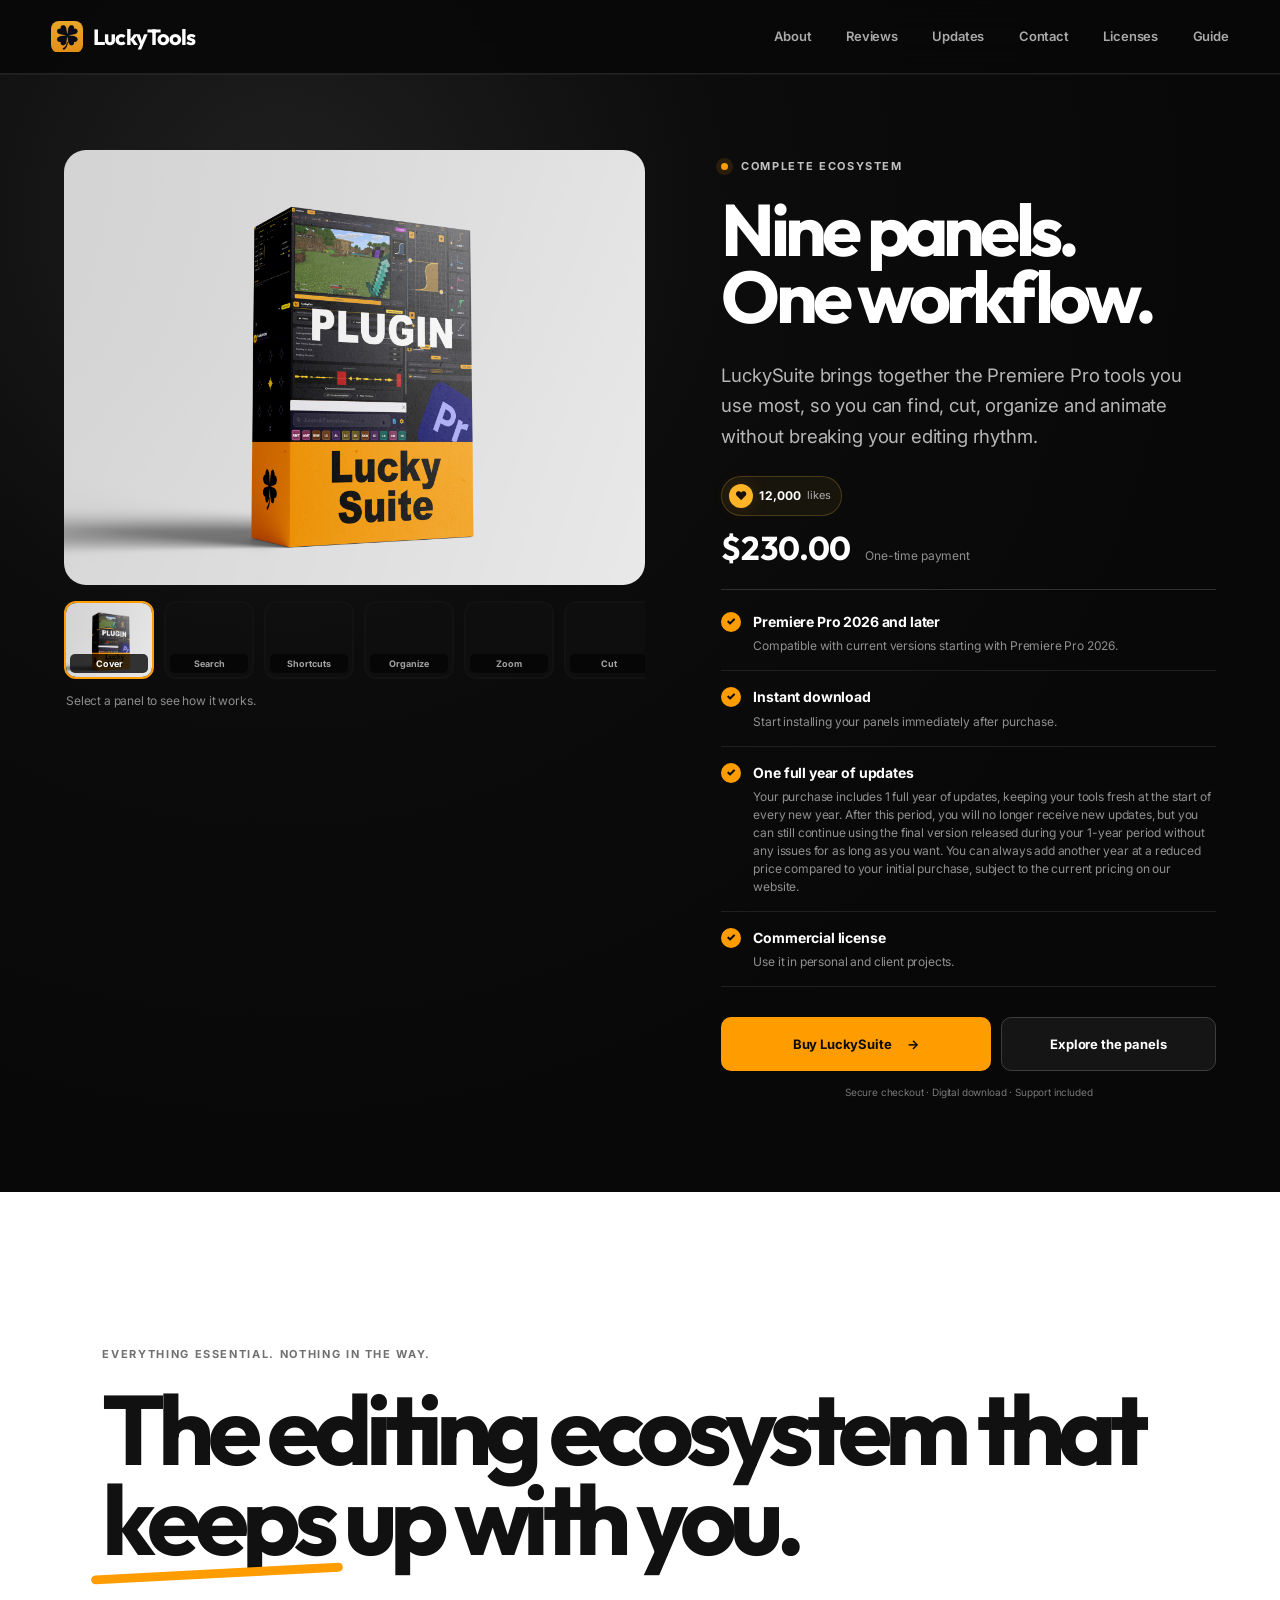
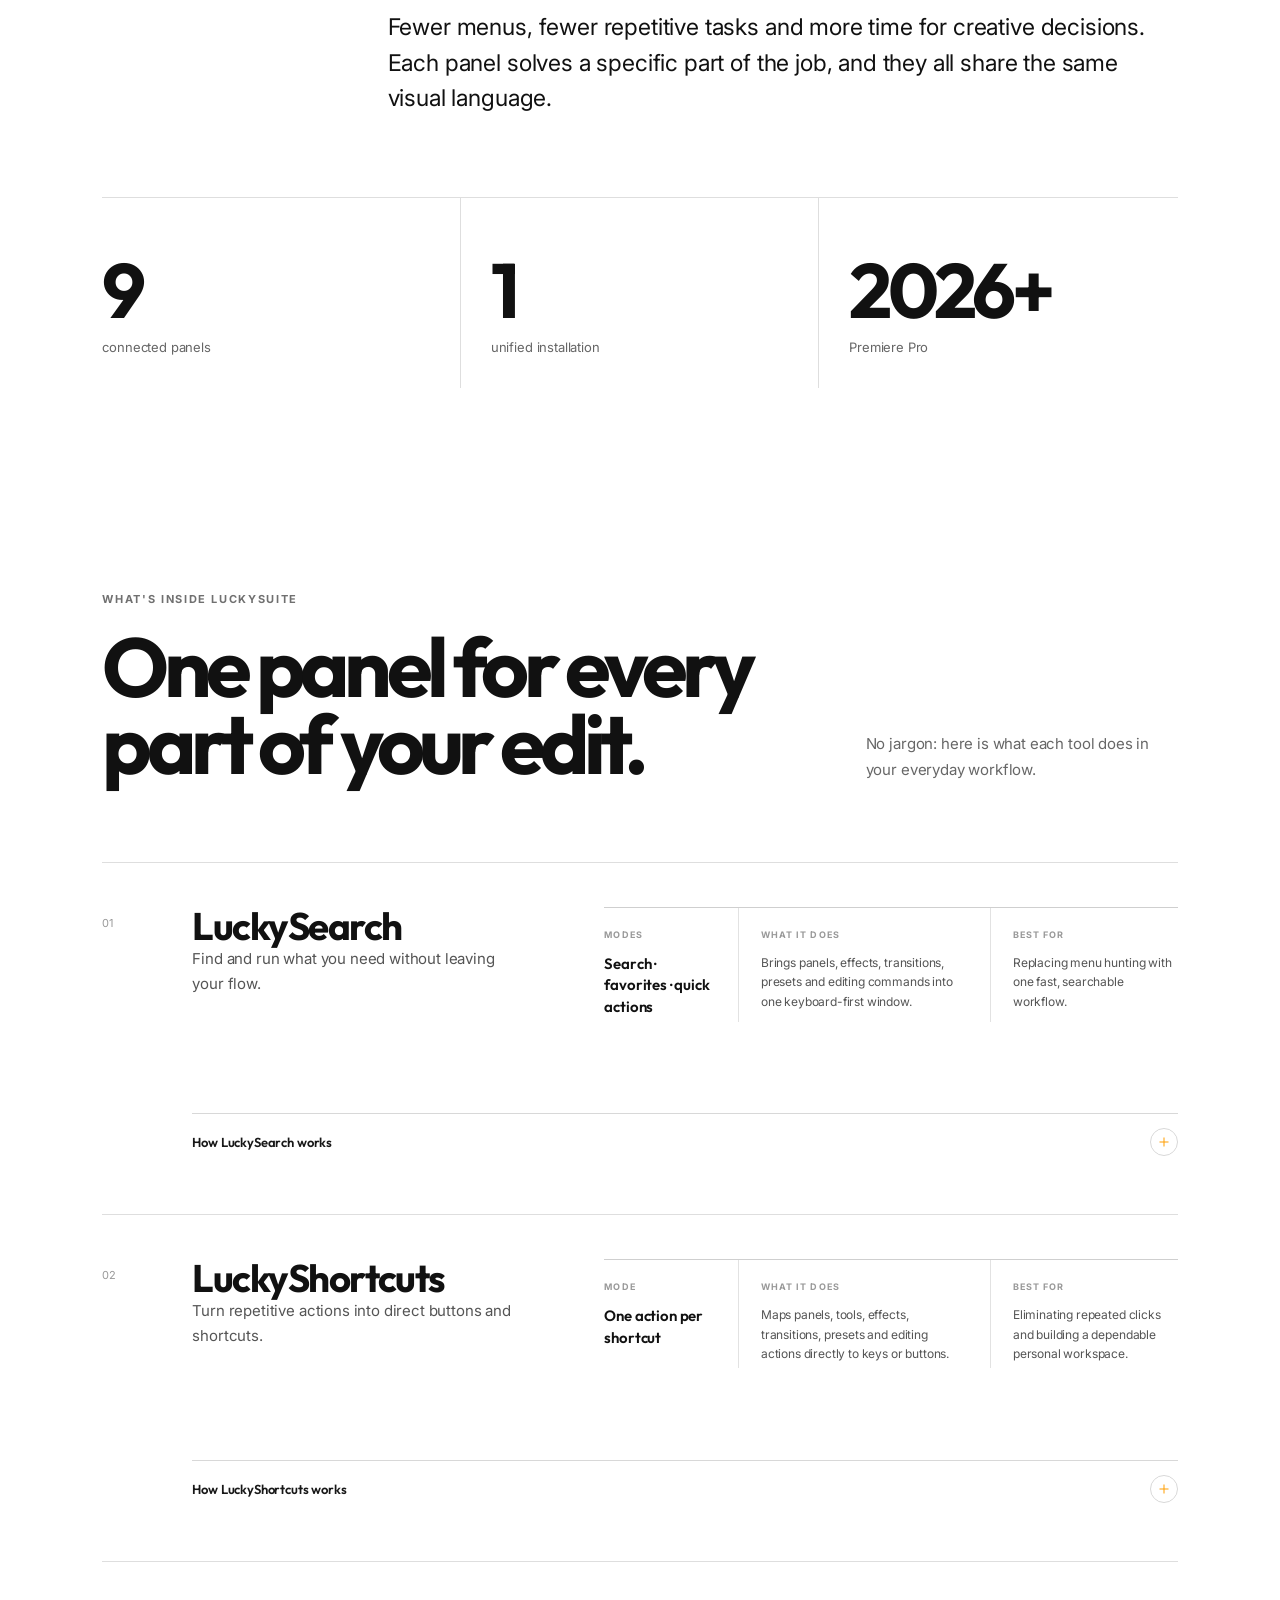
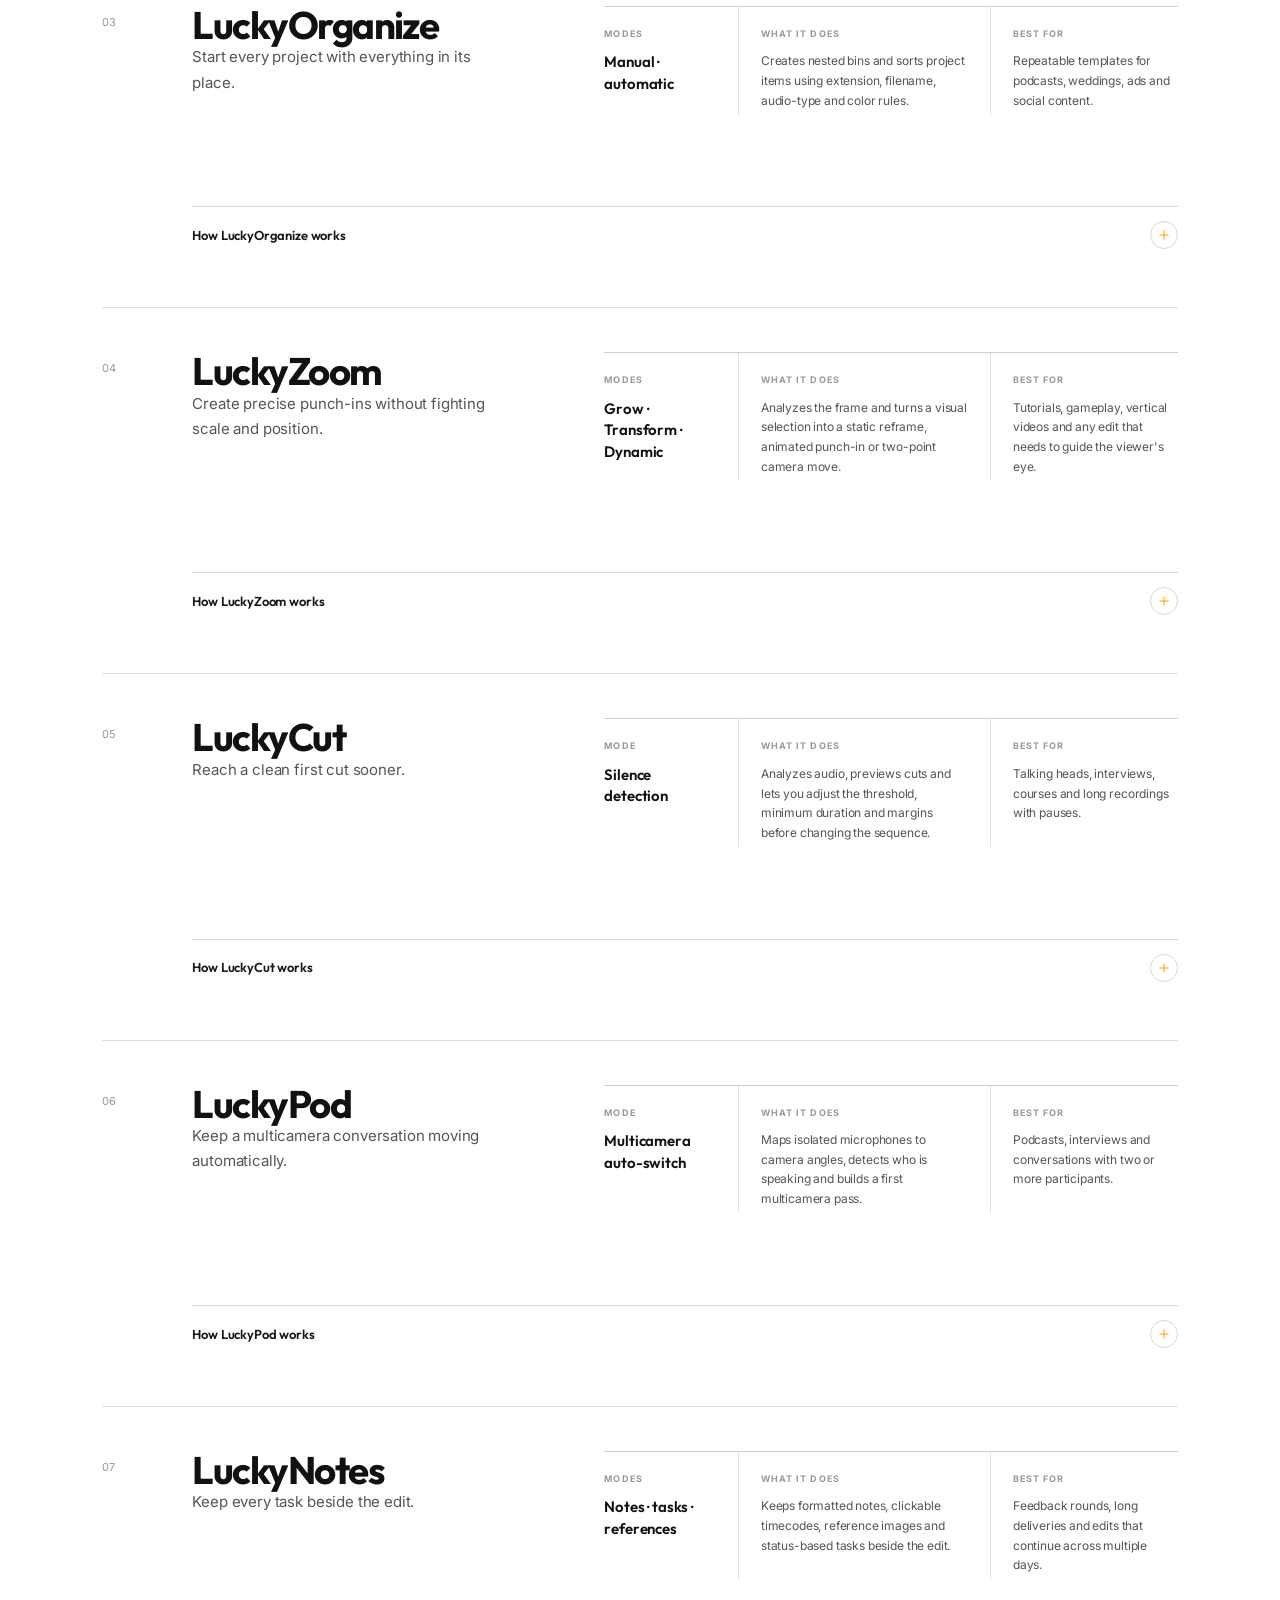
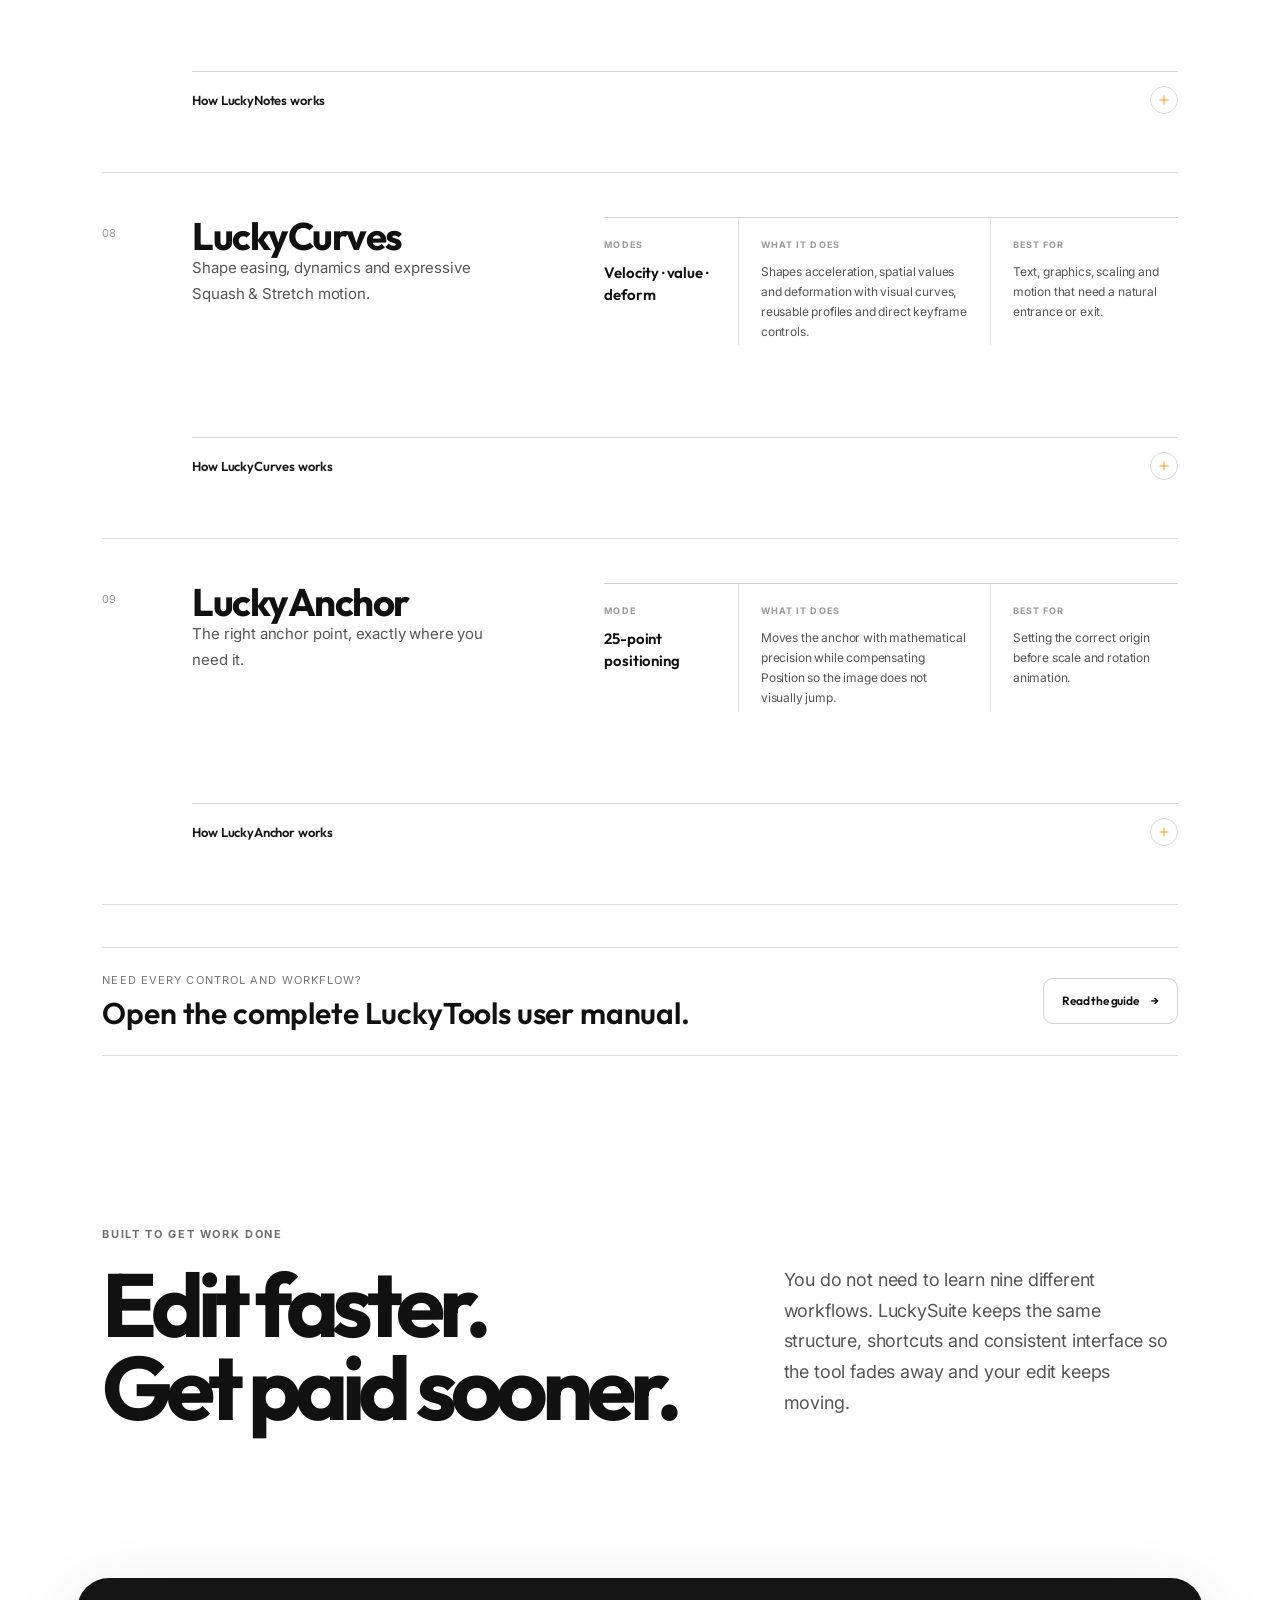
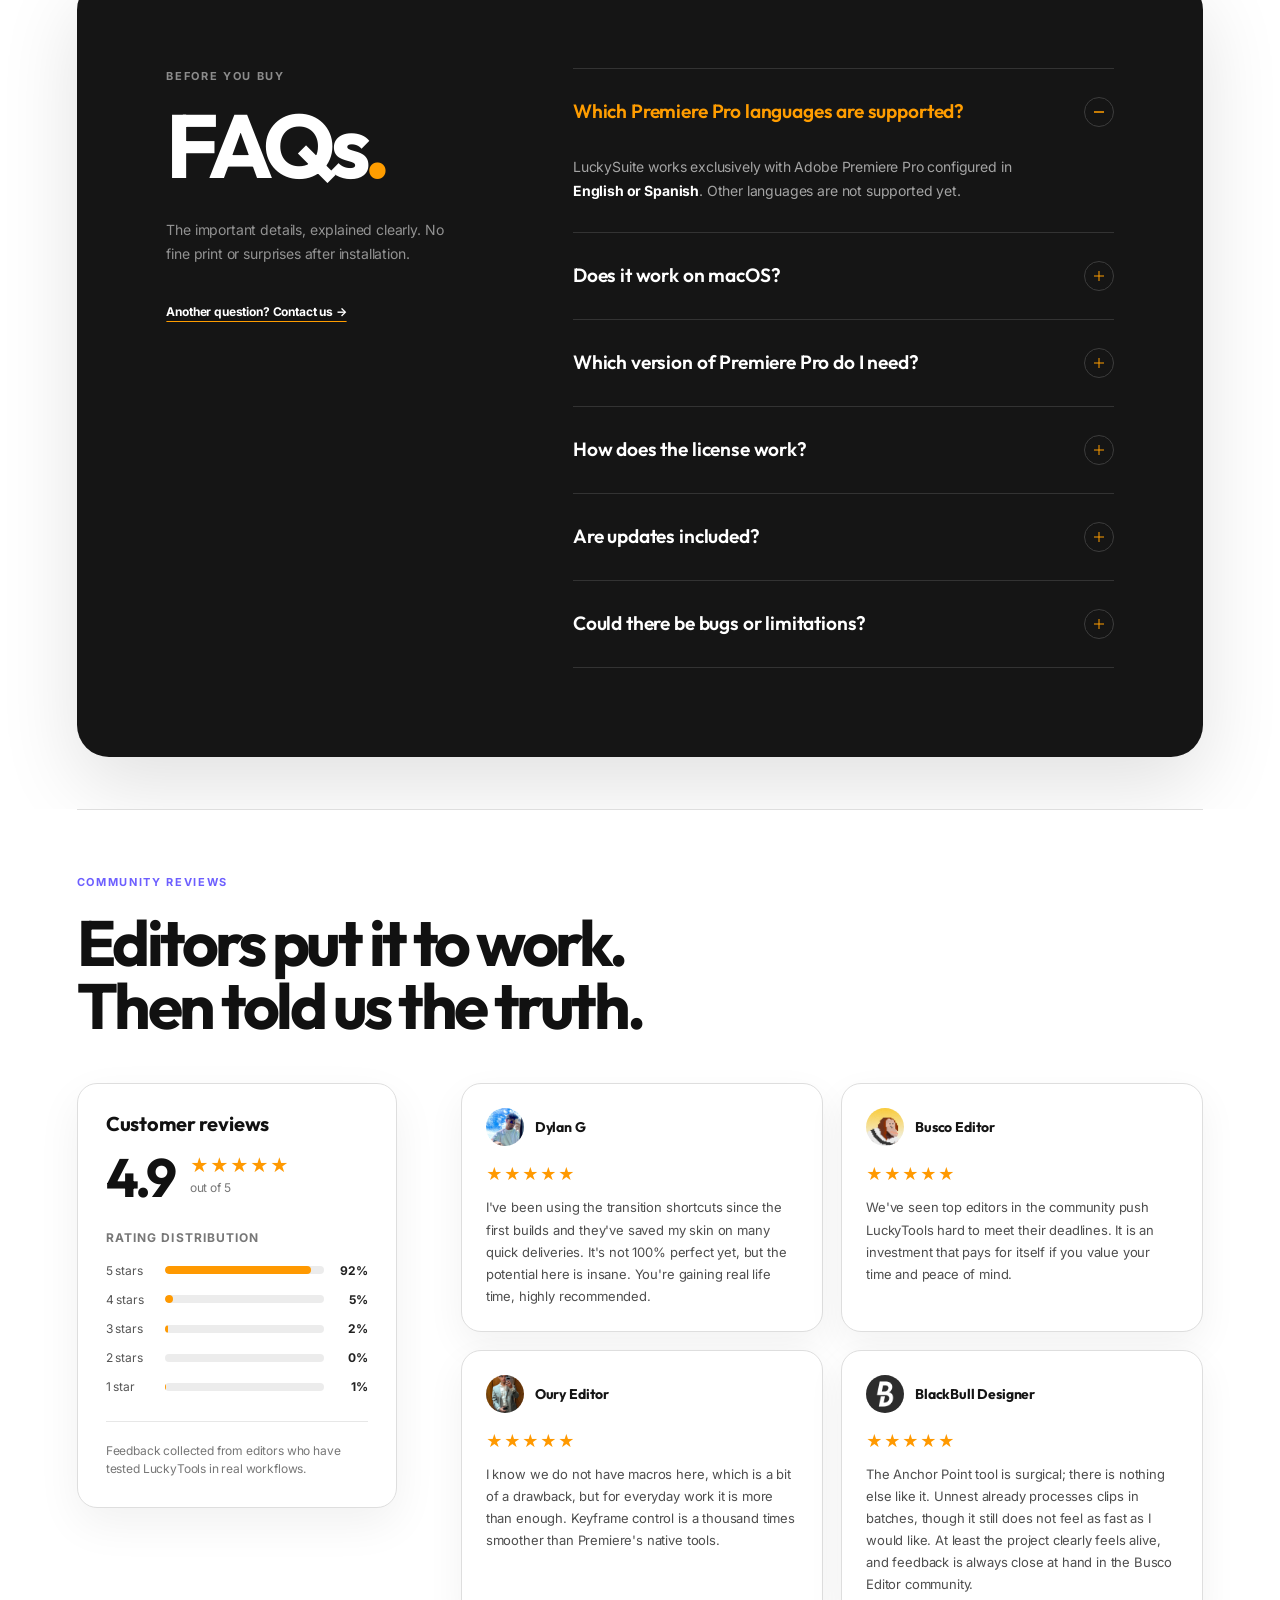
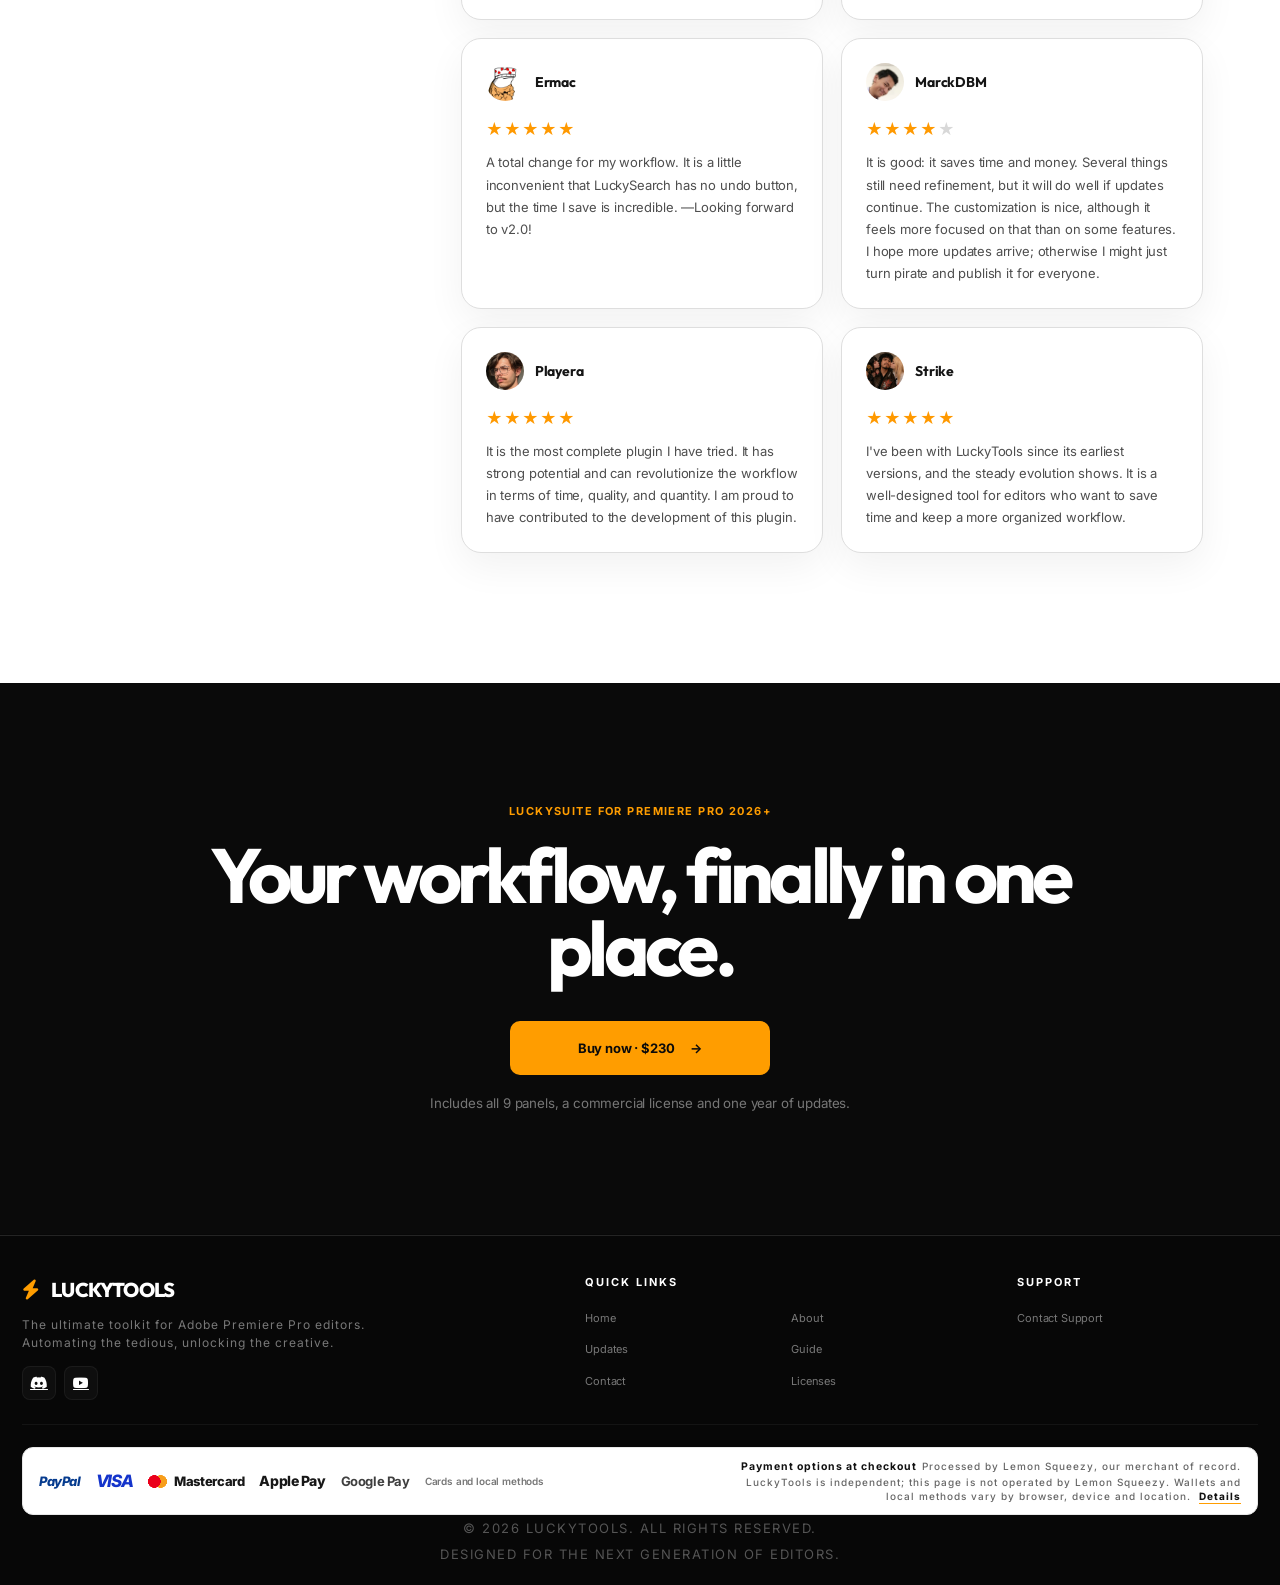
<file: luckysuite.html>
<!DOCTYPE html>
<html lang="en">
<head>
    <meta charset="UTF-8">
    <meta name="viewport" content="width=device-width, initial-scale=1.0">
    <meta name="description" content="LuckySuite brings nine panels for Premiere Pro 2026 and later into one complete editing ecosystem.">
    <title>LuckySuite | 9 panels for Premiere Pro</title>
    <link rel="icon" type="image/png" href="assets/images/favicon.png?v=7">
    <link rel="stylesheet" href="css/style.css?v=104">
    <link rel="stylesheet" href="css/luckysuite.css?v=7">
    <link rel="stylesheet" href="css/purchase-modal.css?v=1">
    <link rel="stylesheet" href="css/payment-methods.css?v=2">
    <link rel="stylesheet" href="https://cdnjs.cloudflare.com/ajax/libs/font-awesome/6.4.0/css/all.min.css">
    <link rel="stylesheet" href="css/footer-unified.css?v=2">
</head>
<body class="suite-page">
    <header class="suite-header">
        <a class="suite-brand" href="index.html" aria-label="LuckyTools home">
            <img src="assets/images/logo-demo.png" alt="" width="36" height="36">
            <span>LuckyTools</span>
        </a>

        <nav class="suite-nav" id="suiteNav" aria-label="Main navigation">
            <a href="about.html">About</a>
            <a href="community-reviews.html">Reviews</a>
            <a href="releases.html">Updates</a>
            <a href="contact.html">Contact</a>
            <a href="licenses.html">Licenses</a>
            <a href="guide.html">Guide</a>
        </nav>

        <button class="suite-menu" type="button" aria-controls="suiteNav" aria-expanded="false" aria-label="Open menu">
            <span></span><span></span><span></span>
        </button>
    </header>

    <main>
        <section class="suite-hero" aria-labelledby="suite-title">
            <div class="suite-hero-grid">
                <div class="suite-gallery" aria-label="LuckySuite gallery">
                    <div class="suite-media-stage" id="suiteMediaStage" aria-live="polite">
                        <img src="assets/images/LuckySuitev1.png" alt="LuckySuite box with a preview of its panels" fetchpriority="high">
                    </div>

                    <div class="suite-thumbnails" role="list" aria-label="Choose a demonstration">
                        <button class="suite-thumb is-active" type="button" data-kind="image" data-src="assets/images/LuckySuitev1.png" data-alt="LuckySuite box" aria-pressed="true">
                            <img src="assets/images/LuckySuitev1.png" alt="">
                            <span>Cover</span>
                        </button>
                        <button class="suite-thumb" type="button" data-kind="video" data-src="assets/videos/luckysearch.mp4" data-alt="LuckySearch demonstration" aria-pressed="false">
                            <video muted playsinline preload="metadata"><source src="assets/videos/luckysearch.mp4#t=0.2" type="video/mp4"></video>
                            <span>Search</span>
                        </button>
                        <button class="suite-thumb" type="button" data-kind="video" data-src="assets/videos/luckyshortcuts.mp4" data-alt="LuckyShortcuts demonstration" aria-pressed="false">
                            <video muted playsinline preload="metadata"><source src="assets/videos/luckyshortcuts.mp4#t=0.2" type="video/mp4"></video>
                            <span>Shortcuts</span>
                        </button>
                        <button class="suite-thumb" type="button" data-kind="video" data-src="assets/videos/luckyorganize.mp4" data-alt="LuckyOrganize demonstration" aria-pressed="false">
                            <video muted playsinline preload="metadata"><source src="assets/videos/luckyorganize.mp4#t=0.2" type="video/mp4"></video>
                            <span>Organize</span>
                        </button>
                        <button class="suite-thumb" type="button" data-kind="video" data-src="assets/videos/luckyzoom.mp4" data-alt="LuckyZoom demonstration" aria-pressed="false">
                            <video muted playsinline preload="metadata"><source src="assets/videos/luckyzoom.mp4#t=0.2" type="video/mp4"></video>
                            <span>Zoom</span>
                        </button>
                        <button class="suite-thumb" type="button" data-kind="video" data-src="assets/videos/luckycut.mp4" data-alt="LuckyCut demonstration" aria-pressed="false">
                            <video muted playsinline preload="metadata"><source src="assets/videos/luckycut.mp4#t=0.2" type="video/mp4"></video>
                            <span>Cut</span>
                        </button>
                        <button class="suite-thumb" type="button" data-kind="video" data-src="assets/videos/luckypod.mp4" data-alt="LuckyPod demonstration" aria-pressed="false">
                            <video muted playsinline preload="metadata"><source src="assets/videos/luckypod.mp4#t=0.2" type="video/mp4"></video>
                            <span>Pod</span>
                        </button>
                        <button class="suite-thumb" type="button" data-kind="video" data-src="assets/videos/luckynotes.mp4" data-alt="LuckyNotes demonstration" aria-pressed="false">
                            <video muted playsinline preload="metadata"><source src="assets/videos/luckynotes.mp4#t=0.2" type="video/mp4"></video>
                            <span>Notes</span>
                        </button>
                        <button class="suite-thumb" type="button" data-kind="video" data-src="assets/videos/luckycurves.mp4" data-alt="LuckyCurves demonstration" aria-pressed="false">
                            <video muted playsinline preload="metadata"><source src="assets/videos/luckycurves.mp4#t=0.2" type="video/mp4"></video>
                            <span>Curves</span>
                        </button>
                        <button class="suite-thumb" type="button" data-kind="video" data-src="assets/videos/luckyanchor.mp4" data-alt="LuckyAnchor demonstration" aria-pressed="false">
                            <video muted playsinline preload="metadata"><source src="assets/videos/luckyanchor.mp4#t=0.2" type="video/mp4"></video>
                            <span>Anchor</span>
                        </button>
                    </div>
                    <p class="suite-gallery-hint">Select a panel to see how it works.</p>
                </div>

                <div class="suite-product-copy">
                    <p class="suite-eyebrow"><span></span> Complete ecosystem</p>
                    <h1 id="suite-title">Nine panels.<br>One workflow.</h1>
                    <p class="suite-lead">LuckySuite brings together the Premiere Pro tools you use most, so you can find, cut, organize and animate without breaking your editing rhythm.</p>

                    <div class="suite-like-proof" aria-label="12,000 likes">
                        <span class="suite-like-icon" aria-hidden="true">♥</span>
                        <strong>12,000</strong>
                        <span>likes</span>
                    </div>

                    <div class="suite-price-row">
                        <strong>$230.00</strong>
                        <span>One-time payment</span>
                    </div>

                    <ul class="suite-benefits">
                        <li><b>Premiere Pro 2026 and later</b><span>Compatible with current versions starting with Premiere Pro 2026.</span></li>
                        <li><b>Instant download</b><span>Start installing your panels immediately after purchase.</span></li>
                        <li><b>One full year of updates</b><span>Your purchase includes 1 full year of updates, keeping your tools fresh at the start of every new year. After this period, you will no longer receive new updates, but you can still continue using the final version released during your 1-year period without any issues for as long as you want. You can always add another year at a reduced price compared to your initial purchase, subject to the current pricing on our website.</span></li>
                        <li><b>Commercial license</b><span>Use it in personal and client projects.</span></li>
                    </ul>

                    <div class="suite-actions">
                        <a class="suite-button suite-button-primary" href="https://luckytpr.lemonsqueezy.com/checkout/buy/10dc8a74-bb2e-49f5-bf88-4897ba0bfe36" data-purchase-trigger>Buy LuckySuite <span>→</span></a>
                        <a class="suite-button suite-button-secondary" href="#panels">Explore the panels</a>
                    </div>
                    <p class="suite-safe-note">Secure checkout · Digital download · Support included</p>
                </div>
            </div>
        </section>

        <section class="suite-statement" aria-labelledby="statement-title">
            <div class="suite-statement-inner">
                <p class="suite-kicker">Everything essential. Nothing in the way.</p>
                <h2 id="statement-title">The editing ecosystem that <em>keeps</em> up with you.</h2>
                <p class="suite-statement-copy">Fewer menus, fewer repetitive tasks and more time for creative decisions. Each panel solves a specific part of the job, and they all share the same visual language.</p>
                <div class="suite-numbers">
                    <div><strong>9</strong><span>connected panels</span></div>
                    <div><strong>1</strong><span>unified installation</span></div>
                    <div><strong>2026+</strong><span>Premiere Pro</span></div>
                </div>
            </div>
        </section>

        <section class="suite-panels" id="panels" aria-labelledby="panels-title">
            <div class="suite-panels-heading">
                <p class="suite-kicker">What's inside LuckySuite</p>
                <h2 id="panels-title">One panel for every part of your edit.</h2>
                <p>No jargon: here is what each tool does in your everyday workflow.</p>
            </div>

            <div class="suite-panel-list">
                <article>
                    <span>01</span>
                    <div class="suite-panel-content">
                        <div class="suite-panel-summary"><h3>LuckySearch</h3><p>Find and run what you need without leaving your flow.</p></div>
                        <div class="suite-panel-specs">
                            <div><b>Modes</b><strong>Search · favorites · quick actions</strong></div>
                            <div><b>What it does</b><p>Brings panels, effects, transitions, presets and editing commands into one keyboard-first window.</p></div>
                            <div><b>Best for</b><p>Replacing menu hunting with one fast, searchable workflow.</p></div>
                        </div>
                        <details class="suite-panel-details">
                            <summary><span>How LuckySearch works</span><i aria-hidden="true"></i></summary>
                            <div class="suite-panel-deep-grid">
                                <div><b>Everything in one search</b><p>Find LuckyTools panels, Project, Sequence, Clip and Item actions, effects, transitions, presets, LuckyNotes tasks, LuckyZoom controls, LuckyAnchor positions and LuckyCurves actions.</p></div>
                                <div><b>Categories that remember</b><p>Results stay grouped in collapsible categories. Open or close a category once and LuckySearch remembers its state for the next search.</p></div>
                                <div><b>Favorites and recent actions</b><p>Star the tools you repeat. With an empty search, up to ten favorite and recent actions become persistent one-click buttons.</p></div>
                                <div><b>Clear, complete names</b><p>Recent and favorite effects display their full names without abbreviations. Search in Spanish even when Premiere Pro is configured in English.</p></div>
                                <div><b>Fast keyboard-first control</b><p>Locally indexed results update as you type. Use Up and Down to navigate, Enter to run a result and Escape to leave a submenu or close the search window.</p></div>
                                <div><b>Curve preview and Quick Paste</b><p>Preview supported motion curves before applying them, or send clipboard content directly to the timeline with Quick Paste.</p></div>
                            </div>
                            <p class="suite-panel-caveat"><strong>Adobe API note:</strong> custom interpolation curves may not be preserved when a preset is applied programmatically, so manual easing adjustments can occasionally be required.</p>
                        </details>
                    </div>
                </article>
                <article>
                    <span>02</span>
                    <div class="suite-panel-content">
                        <div class="suite-panel-summary"><h3>LuckyShortcuts</h3><p>Turn repetitive actions into direct buttons and shortcuts.</p></div>
                        <div class="suite-panel-specs">
                            <div><b>Mode</b><strong>One action per shortcut</strong></div>
                            <div><b>What it does</b><p>Maps panels, tools, effects, transitions, presets and editing actions directly to keys or buttons.</p></div>
                            <div><b>Best for</b><p>Eliminating repeated clicks and building a dependable personal workspace.</p></div>
                        </div>
                        <details class="suite-panel-details">
                            <summary><span>How LuckyShortcuts works</span><i aria-hidden="true"></i></summary>
                            <div class="suite-panel-deep-grid">
                                <div><b>Direct 1-to-1 mapping</b><p>Assign one Premiere Pro or LuckyTools action to each shortcut. The panel intentionally does not run multi-step macros.</p></div>
                                <div><b>Complete action library</b><p>Map panels, markers, project and sequence tools, clip actions, adjustment layers, solids, effects, transitions, presets, LuckyZoom, LuckyCurves and all 25 LuckyAnchor positions.</p></div>
                                <div><b>Conflict-aware setup</b><p>Search for an action, choose a key or key combination and resolve conflicts before saving. The Active filter shows assigned shortcuts only.</p></div>
                                <div><b>Portable configuration</b><p>Import and export panel shortcuts, action shortcuts and saved transition durations when moving to another computer.</p></div>
                            </div>
                            <p class="suite-panel-caveat"><strong>Designed for stability:</strong> LuckyShortcuts executes one command per keypress. It is not a macro recorder.</p>
                        </details>
                    </div>
                </article>
                <article>
                    <span>03</span>
                    <div class="suite-panel-content">
                        <div class="suite-panel-summary"><h3>LuckyOrganize</h3><p>Start every project with everything in its place.</p></div>
                        <div class="suite-panel-specs">
                            <div><b>Modes</b><strong>Manual · automatic</strong></div>
                            <div><b>What it does</b><p>Creates nested bins and sorts project items using extension, filename, audio-type and color rules.</p></div>
                            <div><b>Best for</b><p>Repeatable templates for podcasts, weddings, ads and social content.</p></div>
                        </div>
                        <details class="suite-panel-details">
                            <summary><span>How LuckyOrganize works</span><i aria-hidden="true"></i></summary>
                            <div class="suite-panel-deep-grid">
                                <div><b>Reusable profiles</b><p>Create a different organization profile for each recurring production. Test a new profile in Manual mode, then switch to Automatic when every rule behaves correctly.</p></div>
                                <div><b>Nested project structure</b><p>Build bins and sub-bins, move through them with breadcrumbs and save the complete structure for the next project.</p></div>
                                <div><b>Precise sorting rules</b><p>Combine extensions such as mov, wav, png or mogrt with filename text filters, Short SFX or Long Music classifications and Premiere label colors.</p></div>
                                <div><b>Safe project management</b><p>LuckyOrganize changes only the organization inside Premiere Pro's Project panel. It does not move, rename, import or delete source files on your drive.</p></div>
                            </div>
                        </details>
                    </div>
                </article>
                <article>
                    <span>04</span>
                    <div class="suite-panel-content">
                        <div class="suite-panel-summary"><h3>LuckyZoom</h3><p>Create precise punch-ins without fighting scale and position.</p></div>
                        <div class="suite-panel-specs">
                            <div><b>Modes</b><strong>Grow · Transform · Dynamic</strong></div>
                            <div><b>What it does</b><p>Analyzes the frame and turns a visual selection into a static reframe, animated punch-in or two-point camera move.</p></div>
                            <div><b>Best for</b><p>Tutorials, gameplay, vertical videos and any edit that needs to guide the viewer's eye.</p></div>
                        </div>
                        <details class="suite-panel-details">
                            <summary><span>How LuckyZoom works</span><i aria-hidden="true"></i></summary>
                            <div class="suite-panel-deep-grid">
                                <div><b>Analyze, draw and apply</b><p>Select a clip, analyze the frame and draw the composition you want. Move or resize the selection, choose the behavior and apply the result.</p></div>
                                <div><b>Grow mode</b><p>Creates consistent editorial zooms from the beginning of the clip with uniform scale, a built-in curve editor, Impact Grow and Reverse.</p></div>
                                <div><b>Transform mode</b><p>Starts from the current playhead, supports Shutter Angle motion blur and can link new Position and Scale keyframes to LuckyCurves.</p></div>
                                <div><b>Dynamic Zoom</b><p>Define independent A and B frames for zoom-ins, zoom-outs, lateral reframing and simulated camera travel. Control duration and invert the movement when needed.</p></div>
                                <div><b>Free Aspect and Eagle View</b><p>Hold Shift in Transform to stretch, squash or skew the frame independently. Eagle View lets you compose beyond the normal sequence boundary.</p></div>
                                <div><b>Guides, history and favorites</b><p>Snap to center or rule-of-thirds guides, navigate with the mouse wheel, restore recent zooms and save named favorites in separate profiles.</p></div>
                            </div>
                        </details>
                    </div>
                </article>
                <article>
                    <span>05</span>
                    <div class="suite-panel-content">
                        <div class="suite-panel-summary"><h3>LuckyCut</h3><p>Reach a clean first cut sooner.</p></div>
                        <div class="suite-panel-specs">
                            <div><b>Mode</b><strong>Silence detection</strong></div>
                            <div><b>What it does</b><p>Analyzes audio, previews cuts and lets you adjust the threshold, minimum duration and margins before changing the sequence.</p></div>
                            <div><b>Best for</b><p>Talking heads, interviews, courses and long recordings with pauses.</p></div>
                        </div>
                        <details class="suite-panel-details">
                            <summary><span>How LuckyCut works</span><i aria-hidden="true"></i></summary>
                            <div class="suite-panel-deep-grid">
                                <div><b>Fast local analysis</b><p>Scan the active sequence, choose the video and audio tracks to process and detect quiet sections through audio levels without cloud processing.</p></div>
                                <div><b>Editable detection</b><p>Threshold defines what counts as silence, Minimum Silence Duration controls how long it must last, and Padding In and Out preserve the edges of spoken words.</p></div>
                                <div><b>Preview before processing</b><p>Preview the waveform and detected regions at the playhead. Test loud, quiet and soft-spoken moments before running the full sequence.</p></div>
                                <div><b>Two processing methods</b><p>Delete Silences shortens the edit with ripple deletion. Enable / Disable keeps the timeline duration and provides a more reversible first pass.</p></div>
                            </div>
                            <p class="suite-panel-caveat"><strong>Recommended workflow:</strong> duplicate the sequence first and save profiles for different recording environments.</p>
                        </details>
                    </div>
                </article>
                <article>
                    <span>06</span>
                    <div class="suite-panel-content">
                        <div class="suite-panel-summary"><h3>LuckyPod</h3><p>Keep a multicamera conversation moving automatically.</p></div>
                        <div class="suite-panel-specs">
                            <div><b>Mode</b><strong>Multicamera auto-switch</strong></div>
                            <div><b>What it does</b><p>Maps isolated microphones to camera angles, detects who is speaking and builds a first multicamera pass.</p></div>
                            <div><b>Best for</b><p>Podcasts, interviews and conversations with two or more participants.</p></div>
                        </div>
                        <details class="suite-panel-details">
                            <summary><span>How LuckyPod works</span><i aria-hidden="true"></i></summary>
                            <div class="suite-panel-deep-grid">
                                <div><b>Microphone-to-camera mapping</b><p>Use one isolated audio track per speaker and map each microphone to its matching camera, a combination of cameras or an All Mics wide shot.</p></div>
                                <div><b>Flexible productions</b><p>Configure between one and ten microphones and camera angles, name each speaker and save the complete setup as a reusable profile.</p></div>
                                <div><b>Editorial behavior</b><p>Choose Slow, Medium or Fast switching, tune the dB threshold and decide whether linked audio should remain protected or be cut.</p></div>
                                <div><b>Private local processing</b><p>Audio analysis runs on your computer with no AI service and no uploaded media. The current method creates the pass with Enable / Disable.</p></div>
                            </div>
                            <p class="suite-panel-caveat"><strong>Current version:</strong> Multicam Switch is still marked Coming Soon. Review overlaps, reaction shots and wide-angle choices after the automatic pass.</p>
                        </details>
                    </div>
                </article>
                <article>
                    <span>07</span>
                    <div class="suite-panel-content">
                        <div class="suite-panel-summary"><h3>LuckyNotes</h3><p>Keep every task beside the edit.</p></div>
                        <div class="suite-panel-specs">
                            <div><b>Modes</b><strong>Notes · tasks · references</strong></div>
                            <div><b>What it does</b><p>Keeps formatted notes, clickable timecodes, reference images and status-based tasks beside the edit.</p></div>
                            <div><b>Best for</b><p>Feedback rounds, long deliveries and edits that continue across multiple days.</p></div>
                        </div>
                        <details class="suite-panel-details">
                            <summary><span>How LuckyNotes works</span><i aria-hidden="true"></i></summary>
                            <div class="suite-panel-deep-grid">
                                <div><b>Rich notes</b><p>Format text with bold, italic, underline, alignment, text color, highlight color and multiple sizes. Notes save automatically.</p></div>
                                <div><b>Clickable timecodes and links</b><p>Auto-Tags converts supported timecodes into playhead navigation and recognized web addresses into links without adding timeline markers.</p></div>
                                <div><b>Visual references</b><p>Paste or drag images, align and resize them, or import a selected reference into the Premiere project and timeline.</p></div>
                                <div><b>Synced task system</b><p>Create, reorder and filter Urgent, Pending and Done tasks. Add Task also works from LuckySearch or a direct shortcut.</p></div>
                            </div>
                        </details>
                    </div>
                </article>
                <article>
                    <span>08</span>
                    <div class="suite-panel-content">
                        <div class="suite-panel-summary"><h3>LuckyCurves</h3><p>Shape easing, dynamics and expressive Squash &amp; Stretch motion.</p></div>
                        <div class="suite-panel-specs">
                            <div><b>Modes</b><strong>Velocity · value · deform</strong></div>
                            <div><b>What it does</b><p>Shapes acceleration, spatial values and deformation with visual curves, reusable profiles and direct keyframe controls.</p></div>
                            <div><b>Best for</b><p>Text, graphics, scaling and motion that need a natural entrance or exit.</p></div>
                        </div>
                        <details class="suite-panel-details">
                            <summary><span>How LuckyCurves works</span><i aria-hidden="true"></i></summary>
                            <div class="suite-panel-deep-grid">
                                <div><b>Velocity and Value graphs</b><p>Control how quickly animation accelerates and settles, or shape spatial interpolation beyond its normal range for more organic movement.</p></div>
                                <div><b>Complete curve library</b><p>Choose Sine, Quad, Cubic, Quart, Quint, Expo, Circ or Back, then select In, Out or In-Out. Elastic, Bounce and Step families add more stylized timing.</p></div>
                                <div><b>Squash &amp; Stretch</b><p>Deform mode coordinates Position, Scale and Rotation to inject weight, inertia and expressive physics into titles, icons, stickers and graphics.</p></div>
                                <div><b>Hands-on editing</b><p>Drag graph handles or numeric In and Out values. Hold Alt for fine adjustment and Shift to unlock the normal curve limits.</p></div>
                                <div><b>Reusable motion language</b><p>Save curves in named profiles for titles, lower thirds, zooms or impact moves, then reuse the same motion behavior across projects.</p></div>
                                <div><b>Direction and cleanup</b><p>Reverse keyframes, invert the graph or clean an applied curve. LuckyZoom Transform can send newly created keyframes directly to the selected curve.</p></div>
                            </div>
                        </details>
                    </div>
                </article>
                <article>
                    <span>09</span>
                    <div class="suite-panel-content">
                        <div class="suite-panel-summary"><h3>LuckyAnchor</h3><p>The right anchor point, exactly where you need it.</p></div>
                        <div class="suite-panel-specs">
                            <div><b>Mode</b><strong>25-point positioning</strong></div>
                            <div><b>What it does</b><p>Moves the anchor with mathematical precision while compensating Position so the image does not visually jump.</p></div>
                            <div><b>Best for</b><p>Setting the correct origin before scale and rotation animation.</p></div>
                        </div>
                        <details class="suite-panel-details">
                            <summary><span>How LuckyAnchor works</span><i aria-hidden="true"></i></summary>
                            <div class="suite-panel-deep-grid">
                                <div><b>25-point precision grid</b><p>Choose corners, edge centers, the exact center and intermediate positions for finer placement without calculating coordinates by hand.</p></div>
                                <div><b>Motion and Transform</b><p>Target Premiere Pro's native Motion controls by default or switch to a compatible Transform effect when that is the system driving the animation.</p></div>
                                <div><b>No visual jump</b><p>LuckyAnchor compensates Position as Anchor Point changes, keeping the element visually in place while changing the origin of scale and rotation.</p></div>
                                <div><b>Shortcuts and search</b><p>Every Motion and Transform grid position can receive a direct shortcut and can also be launched from LuckySearch.</p></div>
                                <div><b>Custom pixel offsets</b><p>Fine-tune the chosen position with exact coordinate offsets for specialized layouts and pixel-perfect framing.</p></div>
                            </div>
                            <p class="suite-panel-caveat"><strong>Best practice:</strong> set the anchor before creating scale or rotation keyframes. If complex animation already exists, review the result after moving it.</p>
                        </details>
                    </div>
                </article>
            </div>

            <div class="suite-manual-link">
                <div><span>Need every control and workflow?</span><strong>Open the complete LuckyTools user manual.</strong></div>
                <a href="guide.html">Read the guide <span aria-hidden="true">→</span></a>
            </div>
        </section>

        <section class="suite-proof" aria-labelledby="proof-title">
            <div>
                <p class="suite-kicker">Built to get work done</p>
                <h2 id="proof-title">Edit faster.<br>Get paid sooner.</h2>
            </div>
            <p>You do not need to learn nine different workflows. LuckySuite keeps the same structure, shortcuts and consistent interface so the tool fades away and your edit keeps moving.</p>
        </section>

        <section class="suite-faq-section" aria-labelledby="suite-faq-title">
            <div class="suite-faq-shell">
                <div class="suite-faq-intro">
                    <p class="suite-kicker">Before you buy</p>
                    <h2 id="suite-faq-title">FAQs<span>.</span></h2>
                    <p>The important details, explained clearly. No fine print or surprises after installation.</p>
                    <a href="contact.html">Another question? Contact us →</a>
                </div>
                <div class="suite-faq-list">
                    <details open>
                        <summary>Which Premiere Pro languages are supported?<i></i></summary>
                        <p>LuckySuite works exclusively with Adobe Premiere Pro configured in <strong>English or Spanish</strong>. Other languages are not supported yet.</p>
                    </details>
                    <details>
                        <summary>Does it work on macOS?<i></i></summary>
                        <p>No. LuckySuite is currently available <strong>for Windows only</strong>. If you use a Mac, do not purchase the plugin because it will not run on your system.</p>
                    </details>
                    <details>
                        <summary>Which version of Premiere Pro do I need?<i></i></summary>
                        <p>Stable compatibility is guaranteed for <strong>Premiere Pro 2026 (v26.0) or later</strong>. It may open in earlier versions, but errors or instability can occur.</p>
                    </details>
                    <details>
                        <summary>How does the license work?<i></i></summary>
                        <p>Each purchase includes <strong>one license per computer</strong>. You can deactivate it from your LemonSqueezy account and activate it again if you change computers or reinstall Windows.</p>
                    </details>
                    <details>
                        <summary>Are updates included?<i></i></summary>
                        <p><strong>Your purchase includes 1 full year of updates</strong>, keeping your tools fresh at the start of every new year. After this period, you will no longer receive new updates, but you can still continue using the final version released during your 1-year period without any issues for as long as you want. You can always add another year at a reduced price compared to your initial purchase, subject to the current pricing on our website.</p>
                    </details>
                    <details>
                        <summary>Could there be bugs or limitations?<i></i></summary>
                        <p>LuckySuite continues to grow. Minor issues may appear in specific scenarios; community feedback is used to publish fixes and improve stability.</p>
                    </details>
                </div>
            </div>
        </section>

        <section class="suite-reviews-section" aria-labelledby="suite-reviews-title">
            <div class="suite-reviews-shell">
                <div class="suite-reviews-heading">
                    <div>
                        <p class="suite-kicker">Community reviews</p>
                        <h2 id="suite-reviews-title">Editors put it to work.<br>Then told us the truth.</h2>
                    </div>
                </div>

                <div class="suite-reviews-layout">
                    <aside class="suite-rating-summary" aria-label="Customer rating distribution">
                        <p class="suite-rating-label">Customer reviews</p>
                        <div class="suite-rating-score">
                            <strong>4.9</strong>
                            <div>
                                <span class="suite-stars" aria-label="4.9 out of 5 stars">★★★★★</span>
                                <small>out of 5</small>
                            </div>
                        </div>
                        <p class="suite-rating-note">Rating distribution</p>

                        <div class="suite-rating-bars">
                            <div class="suite-rating-row"><span>5 stars</span><i><b style="--rating:92%"></b></i><strong>92%</strong></div>
                            <div class="suite-rating-row"><span>4 stars</span><i><b style="--rating:5%"></b></i><strong>5%</strong></div>
                            <div class="suite-rating-row"><span>3 stars</span><i><b style="--rating:2%"></b></i><strong>2%</strong></div>
                            <div class="suite-rating-row"><span>2 stars</span><i><b style="--rating:0%"></b></i><strong>0%</strong></div>
                            <div class="suite-rating-row"><span>1 star</span><i><b style="--rating:1%"></b></i><strong>1%</strong></div>
                        </div>

                        <p class="suite-rating-footnote">Feedback collected from editors who have tested LuckyTools in real workflows.</p>
                    </aside>

                    <div class="suite-review-grid">
                        <article class="suite-review-card">
                            <div class="suite-review-author"><img src="assets/images/dylan.jpg" alt=""><strong>Dylan G</strong></div>
                            <span class="suite-stars" aria-label="5 out of 5 stars">★★★★★</span>
                            <p>I've been using the transition shortcuts since the first builds and they've saved my skin on many quick deliveries. It's not 100% perfect yet, but the potential here is insane. You're gaining real life time, highly recommended.</p>
                        </article>

                        <article class="suite-review-card">
                            <div class="suite-review-author"><img src="assets/images/busco.jpg" alt=""><strong>Busco Editor</strong></div>
                            <span class="suite-stars" aria-label="5 out of 5 stars">★★★★★</span>
                            <p>We've seen top editors in the community push LuckyTools hard to meet their deadlines. It is an investment that pays for itself if you value your time and peace of mind.</p>
                        </article>

                        <article class="suite-review-card">
                            <div class="suite-review-author"><img src="assets/images/oury.jpg" alt=""><strong>Oury Editor</strong></div>
                            <span class="suite-stars" aria-label="5 out of 5 stars">★★★★★</span>
                            <p>I know we do not have macros here, which is a bit of a drawback, but for everyday work it is more than enough. Keyframe control is a thousand times smoother than Premiere's native tools.</p>
                        </article>

                        <article class="suite-review-card">
                            <div class="suite-review-author"><img src="assets/images/blackbull.jpg" alt=""><strong>BlackBull Designer</strong></div>
                            <span class="suite-stars" aria-label="5 out of 5 stars">★★★★★</span>
                            <p>The Anchor Point tool is surgical; there is nothing else like it. Unnest already processes clips in batches, though it still does not feel as fast as I would like. At least the project clearly feels alive, and feedback is always close at hand in the Busco Editor community.</p>
                        </article>

                        <article class="suite-review-card">
                            <div class="suite-review-author"><img src="assets/images/ermac.jpg" alt=""><strong>Ermac</strong></div>
                            <span class="suite-stars" aria-label="5 out of 5 stars">★★★★★</span>
                            <p>A total change for my workflow. It is a little inconvenient that LuckySearch has no undo button, but the time I save is incredible. &mdash;Looking forward to v2.0!</p>
                        </article>

                        <article class="suite-review-card">
                            <div class="suite-review-author"><img src="assets/images/marck.jpg?v=1" alt=""><strong>MarckDBM</strong></div>
                            <span class="suite-stars" aria-label="4 out of 5 stars">★★★★<i>★</i></span>
                            <p>It is good: it saves time and money. Several things still need refinement, but it will do well if updates continue. The customization is nice, although it feels more focused on that than on some features. I hope more updates arrive; otherwise I might just turn pirate and publish it for everyone.</p>
                        </article>

                        <article class="suite-review-card">
                            <div class="suite-review-author"><img src="assets/images/playeraplayer.png" alt=""><strong>Playera</strong></div>
                            <span class="suite-stars" aria-label="5 out of 5 stars">★★★★★</span>
                            <p>It is the most complete plugin I have tried. It has strong potential and can revolutionize the workflow in terms of time, quality, and quantity. I am proud to have contributed to the development of this plugin.</p>
                        </article>

                        <article class="suite-review-card">
                            <div class="suite-review-author"><img src="assets/images/strike.png" alt=""><strong>Strike</strong></div>
                            <span class="suite-stars" aria-label="5 out of 5 stars">★★★★★</span>
                            <p>I've been with LuckyTools since its earliest versions, and the steady evolution shows. It is a well-designed tool for editors who want to save time and keep a more organized workflow.</p>
                        </article>
                    </div>
                </div>
            </div>
        </section>

        <section class="suite-cta" id="buy" aria-labelledby="cta-title">
            <p>LuckySuite for Premiere Pro 2026+</p>
            <h2 id="cta-title">Your workflow, finally in one place.</h2>
            <a class="suite-button suite-button-primary" href="https://luckytpr.lemonsqueezy.com/checkout/buy/10dc8a74-bb2e-49f5-bf88-4897ba0bfe36" aria-label="Buy LuckySuite for 230 dollars" data-purchase-trigger>Buy now · $230 <span>→</span></a>
            <small>Includes all 9 panels, a commercial license and one year of updates.</small>
        </section>
    </main>

    <footer class="site-footer">
        <div class="footer-glow"></div>
        <div class="footer-bottom">
            <div class="container footer-container-inner">
                <div class="footer-content">
                    <div class="footer-brand">
                        <div class="footer-logo">
                            <i class="fas fa-bolt"></i> LUCKYTOOLS
                        </div>
                        <p>The ultimate toolkit for Adobe Premiere Pro editors. Automating the tedious, unlocking the creative.</p>
                        <div class="social-links">
                            <a href="https://discord.gg/55xS3QpR5S" target="_blank" title="Discord"><i class="fab fa-discord"></i></a>
                            <a href="https://www.youtube.com/@LuckyTools.contact" target="_blank" title="YouTube"><i class="fab fa-youtube"></i></a>
                        </div>
                    </div>

                    <div class="footer-nav">
                        <h4>QUICK LINKS</h4>
                        <ul>
                            <li><a href="index.html">Home</a></li>
                            <li><a href="about.html">About</a></li>
                            <li><a href="releases.html">Updates</a></li>
                            <li><a href="guide.html">Guide</a></li>
                            <li><a href="contact.html">Contact</a></li>
                            <li><a href="licenses.html">Licenses</a></li>
                        </ul>
                    </div>

                    <div class="footer-support">
                        <h4>SUPPORT</h4>
                        <ul>
                            <li><a href="contact.html">Contact Support</a></li>
                        </ul>
                    </div>
                </div>

                <div class="payment-methods" aria-label="Payment methods">
                    <div class="payment-brands">
                        <span class="payment-brand payment-paypal">PayPal</span>
                        <span class="payment-brand payment-visa">VISA</span>
                        <span class="payment-brand payment-mastercard">Mastercard</span>
                        <span class="payment-brand payment-apple">Apple Pay</span>
                        <span class="payment-brand payment-google">Google Pay</span>
                        <span class="payment-more">Cards and local methods</span>
                    </div>
                    <p class="payment-methods-copy"><strong>Payment options at checkout</strong>Processed by Lemon Squeezy, our merchant of record. LuckyTools is independent; this page is not operated by Lemon Squeezy. Wallets and local methods vary by browser, device and location. <a href="https://docs.lemonsqueezy.com/help/checkout/payment-methods" target="_blank" rel="noopener">Details</a></p>
                </div>

                <div class="copyright-text">
                    <p>&copy; 2026 LUCKYTOOLS. ALL RIGHTS RESERVED. <br>DESIGNED FOR THE NEXT GENERATION OF EDITORS.</p>
                </div>
            </div>
        </div>
    </footer>

    <div id="requirementsModal" class="req-modal-overlay" role="dialog" aria-modal="true" aria-hidden="true" aria-labelledby="requirementsTitle">
        <div class="req-modal-content" role="document">
            <div class="req-modal-header">
                <span class="req-modal-alert" aria-hidden="true">!</span>
                <div class="req-modal-heading">
                    <h3 id="requirementsTitle">Before purchasing LuckyTools</h3>
                    <p>Please confirm that your setup meets these requirements.</p>
                </div>
            </div>
            <div class="req-modal-body">
                <ul class="req-modal-list">
                    <li><strong>Adobe Premiere Pro 2026 (v26+) is required.</strong></li>
                    <li><strong>Windows only.</strong> LuckyTools is not currently available for macOS.</li>
                    <li><strong>Your purchase includes 1 full year of updates</strong>, keeping your tools fresh at the start of every new year. After this period, you will no longer receive new updates<span data-license-summary>... <button class="req-inline-link" type="button" data-license-more>Read more</button></span><span data-license-details hidden>, but you can still continue using the final version released during your 1-year period without any issues for as long as you want. You can always add another year at a reduced price compared to your initial purchase, subject to the current pricing on our website. <a href="licenses.html">More info</a>.</span></li>
                    <li><strong>Premiere Pro language must be English or Spanish.</strong></li>
                </ul>
            </div>
            <div class="req-modal-footer">
                <button class="req-btn-cancel" id="cancelPurchase" type="button">Cancel</button>
                <a class="req-btn-confirm" id="proceedPurchase" href="https://luckytpr.lemonsqueezy.com/checkout/buy/10dc8a74-bb2e-49f5-bf88-4897ba0bfe36">
                    Proceed to checkout <span aria-hidden="true">→</span>
                </a>
            </div>
        </div>
    </div>

    <script src="assets/js/luckysuite.js?v=1"></script>
    <script src="assets/js/purchase-modal.js?v=1"></script>
</body>
</html>
</file>
<file: css/style.css>
/* style.css */
@import url('https://fonts.googleapis.com/css2?family=Inter:wght@400;500;600;700&family=Outfit:wght@400;700;800&display=swap');

html {
    scroll-behavior: smooth;
}

:root {
    --bg-dark: #0d0d0d;
    --bg-light: #f5f4f0;
    --bg-white: #ffffff;
    --accent-color: #7c6ff7;
    --accent-glow: rgba(124, 111, 247, 0.4);
    --text-color: #111111;
    --text-light: #f0f0f0;
    --text-muted: #555555;
    --text-muted-light: #888888;
    --card-bg: #ffffff;
    --card-bg-dark: #151515;
    --card-border: rgba(0, 0, 0, 0.08);
    --card-border-dark: rgba(255, 255, 255, 0.08);
    --glass-bg: rgba(255, 255, 255, 0.7);
    --glass-bg-dark: rgba(20, 20, 20, 0.7);
    --container-width: 1200px;
}

* {
    margin: 0;
    padding: 0;
    box-sizing: border-box;
}

/* Preserve circles only where the shape communicates identity or status. */
.avatar,
.support-avatar,
.avatar-count,
.reviewer-profile-link,
.release-marker,
.blob,
input[type="radio"],
input[type="checkbox"] {
    border-radius: 50% !important;
}

/* Suppress native controls only on decorative autoplay videos. */
video:not([controls])::-webkit-media-controls            { display: none !important; }
video:not([controls])::-webkit-media-controls-enclosure  { display: none !important; }
video:not([controls])::-webkit-media-controls-panel      { display: none !important; }
video:not([controls])::-webkit-media-controls-play-button { display: none !important; }
video:not([controls])::-webkit-media-controls-overlay-cast-button { display: none !important; }
video:not([controls])::--webkit-media-controls-timeline  { display: none !important; }

body {
    background-color: var(--bg-dark);
    color: var(--text-light);
    font-family: 'Inter', sans-serif;
    letter-spacing: -0.01em;
    line-height: 1.6;
    overflow-x: hidden;
}

button,
input,
textarea,
select {
    font-family: inherit;
}

/* Minimalist gradient background */
.video-bg-container {
    position: absolute;
    top: 0;
    left: 0;
    width: 100%;
    height: 100vh;
    background: radial-gradient(ellipse at top, rgba(30, 30, 30, 0.5) 0%, var(--bg-dark) 100%);
    z-index: -1;
    pointer-events: none;
}

.seam-hider { display: none; }

.container {
    max-width: var(--container-width);
    margin: 0 auto;
    padding: 0 20px;
}

.hero.container {
    max-width: 1600px; /* Expanded for 16:9 video */
}

header {
    height: 70px;
    display: flex;
    justify-content: space-between;
    align-items: center;
    position: relative;
    z-index: 10;
    background-color: #000000;
    width: 100%;
    padding: 0 40px;
    box-shadow: 0 1px 0 rgba(255,255,255,0.05);
}

.logo img {
    filter: none;
    transition: transform 0.3s ease;
    border-radius: 8px;
}

.logo a:hover img {
    transform: scale(1.1);
}

.logo {
    font-family: 'Outfit', sans-serif;
    font-weight: 800;
    font-size: 24px;
    text-transform: uppercase;
    letter-spacing: 1px;
    color: var(--text-light);
}

header nav {
    display: flex;
    align-items: center;
    padding: 0;
    background: transparent;
    border: none;
    box-shadow: none;
}

nav a {
    color: var(--text-light);
    text-decoration: none;
    margin-left: 30px;
    font-size: 14px;
    font-weight: 600;
    opacity: 0.7;
    position: relative;
    transition: all 0.3s ease;
}

nav a::after {
    content: '';
    position: absolute;
    bottom: -4px;
    left: 0;
    width: 0;
    height: 2px;
    background: var(--accent-color);
    transition: width 0.3s ease;
}

nav a:first-child {
    margin-left: 0;
}

nav a:hover {
    opacity: 1;
    color: var(--text-light);
}

nav a:hover::after {
    width: 100%;
}

nav a[aria-current="page"] {
    opacity: 1;
    color: var(--text-light);
}

nav a[aria-current="page"]::after {
    width: 100%;
}

/* Ecosystem Link Badge */
.nav-eco-link {
    position: relative;
    display: inline-flex;
    align-items: center;
}

.free-badge {
    position: absolute;
    top: 35px; /* Below the link */
    left: 50%;
    transform: translateX(-50%);
    background: var(--accent-color);
    color: #fff;
    font-size: 11px;
    font-weight: 700;
    padding: 4px 10px;
    border-radius: 6px;
    white-space: nowrap;
    letter-spacing: 0.5px;
    pointer-events: none;
    line-height: 1;
    z-index: 1000;
}

.free-badge::after {
    content: '';
    position: absolute;
    top: -6px; /* Arrow at top pointing up */
    left: 50%;
    transform: translateX(-50%);
    border-left: 6px solid transparent;
    border-right: 6px solid transparent;
    border-bottom: 6px solid var(--accent-color);
    border-top: none;
}

@keyframes badge-float-rev {
    0%, 100% { transform: translateX(-50%) translateY(0); }
    50% { transform: translateX(-50%) translateY(8px); }
}

main {
    padding-top: 60px;
}

.hero {
    display: flex;
    flex-direction: column;
    justify-content: center;
    align-items: center;
    min-height: 80vh;
    padding: 60px 0;
    position: relative;
    z-index: 1;
}

.hero-content-wrapper {
    display: flex;
    align-items: stretch; /* Match height of card and video precisely */
    justify-content: center;
    gap: 24px;
    width: 100%;
}

.hero-card-column {
    flex: 0 0 520px; /* Expanded further to accommodate much larger headline text */
}

.hero-video-column {
    flex: 1; /* Expand horizontally to maintain ratio */
    display: flex;
    align-items: center;
    justify-content: flex-start;
}

.hero-card {
    background: var(--card-bg);
    border: 1px solid var(--card-border);
    backdrop-filter: blur(10px);
    padding: 36px;
    border-radius: 24px;
    width: 100%;
    height: 100%;
    position: relative;
    overflow: hidden;
    box-shadow: 0 20px 50px rgba(0, 0, 0, 0.5);
}

.hero-card::before {
    content: '';
    position: absolute;
    top: 0;
    left: 0;
    width: 100%;
    height: 4px;
    background: var(--accent-color);
}

.full-width-bg {
    width: 100%;
    background: rgba(12, 12, 12, 0.9);
    border-top: 1px solid rgba(255, 255, 255, 0.05);
    border-bottom: 1px solid rgba(255, 255, 255, 0.05);
    backdrop-filter: blur(20px);
    position: relative;
    margin-top: 80px;
    margin-bottom: 40px;
}


.support-badge {
    display: inline-flex;
    align-items: center;
    gap: 15px;
    background: rgba(108, 99, 255, 0.05);
    border: 1px solid rgba(108, 99, 255, 0.15);
    padding: 10px 20px;
    border-radius: 100px;
    margin-bottom: 30px;
    transition: all 0.4s cubic-bezier(0.175, 0.885, 0.32, 1.275);
    cursor: pointer;
    text-decoration: none;
}

.support-badge:hover {
    background: rgba(108, 99, 255, 0.1);
    border-color: var(--accent-color);
    transform: translateX(8px);
    box-shadow: 0 0 30px rgba(108, 99, 255, 0.1);
}

.support-avatar {
    width: 44px;
    height: 44px;
    border-radius: 50%;
    border: 2px solid var(--accent-color);
    object-fit: cover;
    box-shadow: 0 0 15px rgba(108, 99, 255, 0.3);
}

.support-text {
    display: flex;
    flex-direction: column;
    justify-content: center;
}

.support-label {
    font-size: 9px;
    font-weight: 800;
    letter-spacing: 1.5px;
    color: var(--text-muted);
    text-transform: uppercase;
    line-height: 1;
    margin-bottom: 4px;
}

.support-name {
    font-family: 'Outfit', sans-serif;
    font-size: 16px;
    font-weight: 700;
    color: var(--text-color);
    line-height: 1;
}

.hero-icon {
    font-size: 32px;
    color: var(--accent-color);
    margin-bottom: 24px;
}

h1 {
    font-family: 'Outfit', sans-serif;
    font-size: 42px; /* Increased for a more premium, impactful look */
    font-weight: 800;
    margin-bottom: 20px;
    line-height: 1.1;
}

h1 span {
    background: linear-gradient(90deg, #6c63ff, #8f88ff, #4f46e5, #6c63ff);
    background-size: 300% auto;
    -webkit-background-clip: text;
    background-clip: text;
    color: transparent;
    animation: gradientFlow 5s linear infinite;
    display: inline-block; 
    white-space: nowrap; 
    font-size: 48px; /* Increased significantly as requested */
}

/* Mobile: allow h1 span to wrap so it doesn't overflow screen */
@media (max-width: 768px) {
    h1 span {
        white-space: normal;
        font-size: 34px;
    }
}
@media (max-width: 480px) {
    h1 span {
        font-size: 28px;
    }
}

/* Word Rotation Animation */
.word-rotate {
    display: inline-block;
    position: relative;
    transition: opacity 0.4s ease, transform 0.4s cubic-bezier(0.2, 1, 0.3, 1);
    min-width: 240px; /* Increased to accommodate the 48px font size */
}

@media (max-width: 768px) {
    .word-rotate {
        min-width: 0; /* Let it size naturally on mobile */
        display: block;
    }
}

.word-rotate.exit {
    opacity: 0;
    transform: translateY(-15px);
}

.word-rotate.enter {
    opacity: 0;
    transform: translateY(15px);
    transition: none;
}

@keyframes gradientFlow {
    0% { background-position: 0% center; }
    100% { background-position: 300% center; }
}

.hero-card p {
    color: var(--text-muted);
    font-size: 13px; /* Reduced from 14px */
    margin-bottom: 40px;
    max-width: 600px;
}

.btn-download {
    display: inline-flex;
    align-items: center;
    gap: 10px;
    background-color: #ffffff;
    color: #000000;
    padding: 16px 32px;
    border-radius: 12px;
    text-decoration: none;
    font-weight: 700;
    white-space: nowrap;
    transition: transform 0.3s, background-color 0.3s;
}

.btn-download:hover {
    transform: translateY(-2px);
    background-color: var(--accent-color);
}

.category-section {
    margin-bottom: 40px;
}

.category-title {
    font-family: 'Outfit', sans-serif;
    font-size: 20px;
    text-transform: uppercase;
    letter-spacing: 3px;
    color: var(--accent-color);
    text-align: center;
    margin-bottom: 10px;
    display: flex;
    flex-direction: column;
    align-items: center;
}

.category-title::after {
    content: '';
    width: 0;
    height: 0;
}

.section-divider {
    text-align: center;
    margin: 0 0 60px 0;
}

.section-divider h2 {
    font-family: 'Outfit', sans-serif;
    font-size: 14px;
    letter-spacing: 5px;
    color: var(--accent-color);
    text-transform: uppercase;
    margin: 8px 0;
}

.section-divider .line {
    width: 2px;
    height: 30px;
    background: linear-gradient(to bottom, transparent 0%, var(--accent-color) 40%, var(--accent-color) 60%, transparent 100%);
    margin: 0 auto;
    opacity: 0.8;
}

.feature-row {
    display: flex;
    align-items: center;
    gap: 80px;
    margin-bottom: 60px;
}

.feature-row.reverse {
    flex-direction: row-reverse;
}

.feature-visual {
    flex: 1;
    position: relative;
}

.feature-content {
    flex: 1;
}

.neon-glow {
    position: absolute;
    top: 50%;
    left: 50%;
    transform: translate(-50%, -50%);
    width: 120%;
    height: 120%;
    background: radial-gradient(circle, var(--accent-glow) 0%, transparent 70%);
    filter: blur(40px);
    z-index: -1;
    opacity: 0.5;
}

.feature-image {
    width: 100%;
    border-radius: 20px;
    border: 1px solid var(--card-border);
    box-shadow: 0 30px 60px rgba(0,0,0,0.5);
    background: #111;
    transition: transform 0.5s cubic-bezier(0.25, 1, 0.5, 1);
}

.feature-row:hover .feature-image {
    transform: translateY(-10px) scale(1.02);
}

.feature-badge {
    display: inline-flex;
    align-items: center;
    gap: 8px;
    padding: 6px 16px;
    background: rgba(255, 255, 255, 0.05);
    border: 1px solid var(--card-border);
    border-radius: 100px;
    font-size: 11px;
    font-weight: 700;
    text-transform: uppercase;
    color: var(--accent-color);
    margin-bottom: 24px;
}

.feature-badge .dot {
    width: 6px;
    height: 6px;
    background: var(--accent-color);
    border-radius: 50%;
    box-shadow: 0 0 10px var(--accent-color);
}

.feature-content h3 {
    font-size: 48px;
    font-family: 'Outfit', sans-serif;
    font-weight: 800;
    line-height: 1.1;
    margin-bottom: 24px;
}

.feature-content p {
    font-size: 18px;
    color: var(--text-muted);
    border-left: 2px solid var(--accent-glow);
    padding-left: 24px;
    margin-bottom: 32px;
}

.feature-list {
    list-style: none;
    display: grid;
    grid-template-columns: 1fr 1fr;
    gap: 16px;
}

.feature-list li {
    font-family: monospace;
    font-size: 13px;
    color: var(--text-muted);
    display: flex;
    align-items: center;
    gap: 10px;
}

.feature-list li span {
    color: var(--accent-color);
    font-weight: bold;
}

footer {
    padding: 60px 0;
    text-align: center;
    border-top: 1px solid var(--card-border);
    margin-top: 40px;
}

footer p {
    color: var(--text-muted);
    font-size: 12px;
    letter-spacing: 1px;
}

/* Coming Soon Badge */
.coming-soon {
    display: inline-block;
    background: #f5b21b;
    color: #111018;
    padding: 6px 14px;
    border-radius: 8px;
    font-weight: 800;
    font-size: 11px;
    letter-spacing: 1px;
    text-transform: uppercase;
    box-shadow: 0 0 15px rgba(245, 178, 27, 0.35);
    position: absolute;
    top: -25px; /* Above price */
    left: 50%;
    transform: translateX(-50%); /* Properly center even if text length changes */
    white-space: nowrap;
    display: flex;
    align-items: center;
    gap: 8px;
}

#dealTimer {
    font-family: 'Outfit', sans-serif;
    background: #fff;
    padding: 2px 8px;
    border-radius: 6px;
    font-size: 11px;
    color: #111018;
    margin-left: 6px;
    border: 1px solid rgba(17, 16, 24, 0.12);
}

[hidden] {
    display: none !important;
}

.bounce-anim {
    animation: promo-bounce 2s infinite ease-in-out;
}

@keyframes promo-bounce {
    0%, 100% { transform: translateX(-50%) translateY(0); }
    50% { transform: translateX(-50%) translateY(-8px); }
}

/* Background Blobs */
.bg-blobs {
    display: none;
}

@media (max-width: 768px) {
    h1 {
        font-size: 40px;
    }
    .hero-card {
        padding: 55px 30px 30px 30px;
    }
}

/* Pricing & Action Styles */
.hero-actions {
    display: flex;
    flex-direction: column;
    gap: 32px;
    margin-top: 50px;
    align-items: center;
}

.main-actions {
    display: flex;
    justify-content: center;
    align-items: center;
    gap: 60px;
    width: 100%;
}

@media (max-width: 768px) {
    .main-actions {
        flex-direction: column;
        gap: 30px;
        text-align: center;
    }
}

.price-box {
    display: inline-flex;
    align-items: center;
    justify-content: center;
    gap: 15px;
    margin-bottom: 0;
    position: relative; /* relative for absolute badge */
    min-width: 230px; /* Restricts the layout from collapsing despite shorter $$$ placeholder */
}

.price-strikethrough {
    font-size: 24px;
    color: var(--text-muted);
    text-decoration: line-through;
    font-weight: 600;
}

.price-current {
    font-size: 36px;
    color: #fff;
    font-weight: 800;
    font-family: 'Outfit', sans-serif;
}

.discount-code {
    font-size: 14px;
    color: var(--text-muted);
    margin: 20px auto 0 auto; /* Added auto margins for centering */
    text-align: center;
    background: rgba(108, 99, 255, 0.03);
    border: 1px dashed rgba(108, 99, 255, 0.2);
    padding: 12px 24px;
    border-radius: 12px;
    display: flex; /* Changed from inline-flex to flex */
    width: fit-content; /* Ensure it only takes needed width */
    align-items: center;
    justify-content: center;
    gap: 12px;
    transition: all 0.3s cubic-bezier(0.4, 0, 0.2, 1);
    cursor: pointer;
    user-select: none;
}

.discount-code:hover {
    background: rgba(108, 99, 255, 0.08);
    border-color: rgba(108, 99, 255, 0.5);
    transform: translateY(-2px);
    color: var(--text-color);
}

.discount-code.copied {
    border-style: solid;
    border-color: #4ade80; /* green */
    background: rgba(74, 222, 128, 0.1);
    color: #4ade80;
}

.code-highlight {
    color: var(--accent-color);
    font-weight: 800;
    font-family: 'Outfit', sans-serif;
    font-size: 18px;
    letter-spacing: 1px;
    background: rgba(108, 99, 255, 0.1);
    padding: 4px 10px;
    border-radius: 6px;
    border: 1px solid rgba(108, 99, 255, 0.2);
    animation: code-pulse 2s infinite;
    pointer-events: none; /* so click hits the box */
}

@keyframes code-pulse {
    0% { box-shadow: 0 0 0 0 rgba(108, 99, 255, 0.4); }
    70% { box-shadow: 0 0 0 10px rgba(108, 99, 255, 0); }
    100% { box-shadow: 0 0 0 0 rgba(108, 99, 255, 0); }
}

/* Features Dual Layout (3+1 Grid) */
.features-dual-layout {
    display: grid;
    grid-template-columns: repeat(3, 1fr); /* Changed to 3 columns to center containers */
    grid-auto-rows: 1fr; /* Perfect row symmetry */
    gap: clamp(10px, 1.17vw, 30px); 
    margin-bottom: 60px; /* Perfectly balanced separation */
    align-items: center; 
    width: clamp(300px, 72vw, 1750px); /* Restored original width */
    padding: 0;
    margin: 0 auto 60px; /* Centered with perfectly balanced bottom margin */
    zoom: 0.84; /* Escala global ajustada a un tamaño 14% mayor que el ensayo anterior (84% del original) */
}

/* 1080p Optimization - Shrink cards globally to allow them to match video height without text-wrap bloat */
@media (max-width: 1950px) {
    .features-dual-layout {
        width: 85vw; /* Restored original width */
        grid-template-columns: repeat(3, 1fr); /* Changed to 3 columns */
        gap: 15px;
    }
    .feature-card {
        padding: 16px 18px !important;
    }
    .feature-card h4 {
        font-size: 16.5px !important;
        margin-bottom: 10px !important;
    }
    .feature-card ul {
        font-size: 11.5px !important;
    }
    .feature-card ul li {
        margin-bottom: 6px !important;
        gap: 8px !important;
    }
    .dual-column-list {
        column-gap: 10px !important;
    }
}

@media (max-width: 1600px) {
    .features-dual-layout {
        width: 92vw; 
        grid-template-columns: repeat(3, 1fr); 
        gap: 15px;
        padding: 0 20px;
    }
}

/* --- TRANSLATION LAYOUT FIXES (DYNAMO-SCALE) --- */
/* These rules trigger when the browser translates the page, preventing English-optimized layouts from breaking */
html[lang]:not([lang="en"]) .features-dual-layout,
html.translated-ltr .features-dual-layout, 
html.translated-rtl .features-dual-layout,
html[_mstlang] .features-dual-layout {
    grid-template-columns: repeat(3, 1fr) !important; /* Adjusted for 3 columns */
    gap: 10px !important;
}

html[lang]:not([lang="en"]) .feature-card,
html.translated-ltr .feature-card,
html.translated-rtl .feature-card,
html[_mstlang] .feature-card {
    padding: 10px 12px !important; /* Critical tight padding to maintain card height */
}

html[lang]:not([lang="en"]) .feature-card h4,
html.translated-ltr .feature-card h4,
html.translated-rtl .feature-card h4,
html[_mstlang] .feature-card h4 {
    font-size: 18px !important; /* Much larger title */
    margin-bottom: 6px !important;
    letter-spacing: -0.2px !important; /* Slight squeeze for performance */
}

html[lang]:not([lang="en"]) .feature-card ul,
html.translated-ltr .feature-card ul,
html.translated-rtl .feature-card ul,
html[_mstlang] .feature-card ul {
    font-size: 13.5px !important; /* Much larger list font */
    line-height: 1.15 !important;
}

html[lang]:not([lang="en"]) .feature-card ul li,
html.translated-ltr .feature-card ul li,
html.translated-rtl .feature-card ul li,
html[_mstlang] .feature-card ul li {
    margin-bottom: 3px !important; /* Minimizing vertical gaps */
    gap: 6px !important;
}

.features-right-col {
    display: none !important; /* Hiding the video as requested */
    grid-column: 4;
    grid-row: 1 / span 2;
}

.premium-video-wrapper-v2 {
    position: relative;
    width: 100%;
    aspect-ratio: 16 / 9;
    border-radius: 24px;
    overflow: hidden;
    box-shadow: 0 40px 100px rgba(0, 0, 0, 0.8);
    border: 1px solid rgba(255, 255, 255, 0.1);
    margin: auto 0; /* Center vertically in the spanning cell */
}

.premium-video-wrapper-v2 iframe,
.premium-video-wrapper-v2 video {
    width: 100%;
    height: 100%;
    border: none;
    display: block;
    object-fit: cover;
}

@media (max-width: 1200px) {
    .features-dual-layout {
        grid-template-columns: repeat(2, 1fr);
        max-width: 1000px;
    }
    
    .features-right-col {
        grid-column: 1 / span 2;
        grid-row: auto;
        aspect-ratio: 16 / 9;
        min-height: auto;
    }
}

@media (max-width: 768px) {
    .features-dual-layout {
        grid-template-columns: 1fr 1fr !important;
    }
    
    .features-right-col {
        grid-column: 1 / span 2;
    }
}

@media (max-width: 480px) {
    .features-dual-layout {
        grid-template-columns: 1fr !important;
    }
    .features-right-col {
        grid-column: 1;
    }
}

.feature-card {
    background: rgba(255, 255, 255, 0.03);
    backdrop-filter: blur(10px);
    -webkit-backdrop-filter: blur(10px);
    border: 1px solid rgba(255, 255, 255, 0.05);
    padding: clamp(14px, 1vw, 24px); 
    border-radius: clamp(12px, 0.8vw, 20px);
    transition: transform 0.4s cubic-bezier(0.175, 0.885, 0.32, 1.275), border-color 0.3s ease, box-shadow 0.3s ease;
    will-change: transform, box-shadow;
    display: flex;
    flex-direction: column;
    height: 100%; /* Ensure card takes full row height */
}

.feature-card:hover {
    transform: translateY(-8px) scale(1.02);
    box-shadow: 0 20px 40px rgba(0, 0, 0, 0.6);
    border-color: var(--accent-color);
}

/* Premium Video Column Styles */
.premium-video-wrapper-v2 {
    position: relative;
    width: 100%;
    aspect-ratio: 16 / 9;
    border-radius: 24px;
    overflow: hidden;
    box-shadow: 0 40px 100px rgba(0, 0, 0, 0.8);
    border: 1px solid rgba(255, 255, 255, 0.1);
}

.premium-video-wrapper-v2 iframe,
.premium-video-wrapper-v2 video {
    width: 100%;
    height: 100%;
    border: none;
    object-fit: cover;
}

.ambient-video-glow {
    position: absolute;
    top: 50%;
    left: 50%;
    transform: translate(-50%, -50%);
    width: 120%;
    height: 120%;
    background: radial-gradient(circle, rgba(108, 99, 255, 0.15) 0%, transparent 70%);
    z-index: -1;
    pointer-events: none;
    filter: blur(40px);
}

.feature-card h4 {
    font-family: 'Outfit', sans-serif;
    color: var(--accent-color);
    font-size: clamp(14px, 0.8vw, 19px); /* Increased significantly for 2k legible text under 0.84 zoom */
    margin-bottom: clamp(6px, 0.5vw, 12px);
}

.feature-card ul {
    list-style: none;
    color: var(--text-color);
    font-size: clamp(11.5px, 0.7vw, 15.5px); /* Increased significantly for 2k legible text */
}

.dual-column-list {
    display: grid;
    grid-template-columns: 1fr 1fr;
    column-gap: clamp(15px, 1.3vw, 34px);
    row-gap: clamp(4px, 0.3vw, 8px);
}

.feature-card ul li {
    margin-bottom: clamp(4px, 0.3vw, 8px);
    display: flex;
    align-items: flex-start;
    gap: clamp(6px, 0.4vw, 10px);
}

.feature-card ul li i {
    color: var(--accent-color);
    font-size: 12px;
    margin-top: 4px;
}

/* Hero Badges */
.hero-badges {
    position: absolute;
    top: 30px;
    right: 30px;
    display: flex;
    gap: 15px;
    align-items: flex-start;
}

.badge-item {
    display: flex;
    flex-direction: column;
    align-items: center;
    gap: 8px;
}

.badge-item img.app-icon {
    width: 40px;
    height: 40px;
    object-fit: contain;
}

.badge-item img.sys-icon {
    width: 35px;
    height: 35px;
    object-fit: contain;
    margin-top: 2px;
}

.badge-item span {
    font-size: 10px;
    font-weight: 700;
    color: var(--text-color);
    text-transform: uppercase;
    letter-spacing: 0.5px;
    background: rgba(255, 255, 255, 0.1);
    padding: 4px 8px;
    border-radius: 6px;
}

/* Reviews Section */
.reviews-section {
    width: 100%;
    max-width: none;
    padding: 60px 20px 20px;
    overflow: hidden;
}

#community-reviews.reviews-section.container {
    max-width: none;
}

.reviews-header {
    display: flex;
    justify-content: space-between;
    align-items: flex-end;
    margin-bottom: 50px;
    padding-bottom: 20px;
}

@media (max-width: 768px) {
    .reviews-header {
        flex-direction: column;
        align-items: flex-start;
        gap: 10px;
    }
    .reviews-header p {
        text-align: left !important;
    }
}

.reviews-header h2 {
    font-family: 'Outfit', sans-serif;
    font-size: 42px;
    font-weight: 800;
}

.reviews-header h2 span {
    color: var(--accent-color);
}

.reviews-header p {
    color: var(--text-muted);
    font-size: 14px;
    text-align: right;
    max-width: 300px;
}

.section-kicker {
    display: inline-flex;
    align-items: center;
    color: #8f88ff;
    font-family: 'Outfit', sans-serif;
    font-size: 11px;
    font-weight: 800;
    letter-spacing: 1.4px;
    text-transform: uppercase;
    margin-bottom: 8px;
}

.community-proof-layout {
    display: grid;
    grid-template-columns: minmax(660px, 0.86fr) minmax(760px, 1.14fr);
    gap: clamp(18px, 2vw, 32px);
    align-items: stretch;
    width: 100%;
    max-width: min(1720px, calc(100vw - 64px));
    margin: 0 auto;
    min-width: 0;
}

.community-comments-panel {
    display: flex;
    flex-direction: column;
    gap: 14px;
    min-width: 0;
    padding: 0;
    overflow: visible;
    border: 0;
    background: transparent;
}

.community-rating-summary {
    display: grid;
    grid-template-columns: minmax(170px, 0.38fr) minmax(0, 1fr);
    column-gap: 26px;
    row-gap: 12px;
    width: 100%;
    padding: clamp(20px, 1.45vw, 25px);
    color: #111111;
    border: 1px solid #dddddd;
    border-radius: 17px;
    background: #ffffff;
    box-shadow: 0 16px 42px rgba(17, 17, 17, 0.07);
}

.community-rating-summary h3 {
    grid-column: 1;
    grid-row: 1;
    align-self: end;
    margin: 0;
    color: #111111;
    font-family: 'Outfit', sans-serif;
    font-size: clamp(18px, 1.25vw, 21px);
    font-weight: 800;
}

.community-rating-score-row {
    grid-column: 1;
    grid-row: 2;
    display: flex;
    align-items: center;
    gap: 12px;
    margin: 0;
}

.community-rating-score {
    color: #111111;
    font-family: 'Outfit', sans-serif;
    font-size: clamp(48px, 3.25vw, 58px);
    font-weight: 800;
    line-height: 0.9;
    letter-spacing: -3px;
}

.community-rating-score-row > div {
    display: flex;
    flex-direction: column;
    gap: 2px;
}

.community-rating-stars {
    color: #ff9900;
    font-size: 16px;
    line-height: 1;
    letter-spacing: 1px;
}

.community-rating-score-row span {
    color: #777777;
    font-size: 12px;
}

.community-rating-summary h4 {
    grid-column: 2;
    grid-row: 1;
    align-self: end;
    margin: 0;
    color: #858585;
    font-family: 'Outfit', sans-serif;
    font-size: 12px;
    font-weight: 800;
    letter-spacing: 1.2px;
    text-transform: uppercase;
}

.community-rating-bars {
    grid-column: 2;
    grid-row: 2;
    display: grid;
    gap: 8px;
}

.community-rating-bar {
    display: grid;
    grid-template-columns: 48px minmax(0, 1fr) 36px;
    align-items: center;
    gap: 12px;
    color: #333333;
    font-size: 12px;
}

.community-rating-bar strong {
    color: #111111;
    font-weight: 800;
    text-align: right;
}

.community-rating-meter {
    position: relative;
    display: block;
    width: 100%;
    height: 8px;
    overflow: hidden;
    border-radius: 999px;
    background: #e9e9e9;
}

.community-rating-meter i {
    position: absolute;
    inset: 0 auto 0 0;
    width: var(--rating-fill);
    border-radius: inherit;
    background: #ff9900;
}

.community-rating-summary > p {
    grid-column: 1 / -1;
    grid-row: 3;
    margin: 6px 0 0;
    padding-top: 13px;
    color: #777777;
    border-top: 1px solid #e5e5e5;
    font-size: 12px;
    line-height: 1.55;
}

.community-comments-panel .reviews-marquee {
    display: flex;
    flex: 1;
    width: 100%;
    min-height: 0;
    margin-left: 0;
    padding: 0;
    overflow: visible;
    cursor: default;
    white-space: normal;
}

.community-comments-panel .reviews-marquee::before,
.community-comments-panel .reviews-marquee::after {
    display: none;
}

.community-comments-panel .reviews-track {
    display: grid;
    flex: 1;
    grid-template-columns: repeat(2, minmax(0, 1fr));
    grid-template-rows: repeat(4, minmax(210px, 1fr));
    grid-auto-rows: auto;
    gap: 12px;
    width: 100%;
    height: auto;
    transform: none !important;
    animation: none !important;
}

.community-comments-panel .review-card:nth-child(n+9) {
    display: none;
}

.community-comments-panel .review-card {
    display: flex;
    flex-direction: column;
    align-items: flex-start;
    gap: 0;
    width: 100%;
    height: 100%;
    min-height: 210px;
    max-height: none;
    padding: clamp(20px, 1.35vw, 24px);
    color: #111111;
    border: 1px solid #dddddd;
    border-radius: 16px;
    background: #ffffff;
    box-shadow: 0 14px 34px rgba(17, 17, 17, 0.06);
}

.community-comments-panel .review-card:hover {
    border-color: #cfcfcf;
    background: #ffffff;
    transform: translateY(-3px);
    box-shadow: 0 18px 38px rgba(17, 17, 17, 0.09);
}

.community-comments-panel .review-card::after {
    content: '★★★★★';
    order: 2;
    margin: 11px 0 9px;
    color: #ff9900;
    font-size: 13px;
    line-height: 1;
    letter-spacing: 1px;
}

.community-comments-panel .review-text {
    order: 3;
    display: -webkit-box;
    min-height: 0;
    max-height: none;
    overflow: hidden;
    margin-bottom: 0;
    color: #333333;
    font-size: 12.5px;
    line-height: 1.52;
    -webkit-line-clamp: 6;
    -webkit-box-orient: vertical;
}

.community-comments-panel .reviewer-info {
    order: 1;
    justify-self: auto;
    width: 100%;
    gap: 11px;
    margin-top: 0;
}

.community-comments-panel .avatar {
    width: 35px;
    height: 35px;
}

.community-comments-panel .reviewer-name {
    color: #111111;
    font-size: 13px;
}

.community-comments-panel .reviewer-role {
    display: none;
}

.community-comments-panel .reviewer-details {
    display: block;
}

.community-comments-panel .reviewer-details > a {
    display: inline-flex;
}

.community-videos-panel {
    position: relative;
    display: flex;
    flex-direction: column;
    min-width: 0;
    padding: clamp(18px, 1.7vw, 24px);
    border: 1px solid rgba(0, 0, 0, 0.05);
    background: #ffffff;
    border-radius: 20px;
    box-shadow: 0 18px 48px rgba(0, 0, 0, 0.1);
}

.community-luckysuite-promo {
    width: 100%;
    margin-bottom: clamp(20px, 2vw, 28px);
}

.community-luckysuite-promo .community-product-card {
    display: grid;
    grid-template-columns: minmax(0, 1.35fr) minmax(245px, 0.65fr);
    width: 100%;
    max-width: none;
    min-height: 290px;
    margin: 0;
    border-color: rgba(0, 0, 0, 0.12);
    border-radius: 18px;
    background: #111111;
    box-shadow: 0 20px 48px rgba(0, 0, 0, 0.2);
}

.community-luckysuite-promo .plugin-cover-trigger {
    min-height: 290px;
    aspect-ratio: auto;
}

.community-luckysuite-promo .plugin-card-footer {
    align-items: flex-start;
    justify-content: center;
    flex-direction: column;
    padding: clamp(22px, 2.2vw, 32px);
}

.community-luckysuite-promo .plugin-buy-btn {
    width: 100%;
    margin-top: 12px;
}

.community-luckysuite-promo .plugin-click-hint {
    top: 18px;
    right: 18px;
}

.community-videos-heading h3 {
    color: #111111;
    font-family: 'Outfit', sans-serif;
    font-size: 22px;
    line-height: 1.05;
    margin-bottom: 16px;
}

.community-videos-heading .section-kicker {
    display: none;
}

.community-video-list {
    display: flex;
    flex: 1;
    flex-direction: row;
    gap: 18px;
    width: 100%;
    min-width: 0;
    overflow-x: auto;
    overscroll-behavior-x: contain;
    scroll-snap-type: x mandatory;
    padding: 0 0 10px;
    scrollbar-color: rgba(143, 136, 255, 0.75) rgba(255, 255, 255, 0.08);
}

.community-video-embed-card {
    flex: 0 0 calc((100% - 18px) / 2);
    scroll-snap-align: start;
    overflow: hidden;
    border: 1px solid rgba(0, 0, 0, 0.05);
    background: #ffffff;
}

.community-video-embed-card iframe {
    display: block;
    width: 100%;
    height: clamp(660px, 43vw, 760px);
    border: 0;
    background: #050505;
}

.community-video-embed-card a {
    display: flex;
    align-items: center;
    justify-content: space-between;
    gap: 12px;
    min-height: 46px;
    padding: 12px 14px;
    color: #111111;
    text-decoration: none;
    border-top: 1px solid rgba(0, 0, 0, 0.05);
    background: transparent;
    font-family: 'Outfit', sans-serif;
    font-size: 13px;
    font-weight: 800;
}

.community-video-embed-card a span {
    display: inline-flex;
    align-items: center;
    gap: 8px;
    min-width: 0;
}

.community-video-embed-card a > .fa-arrow-up-right-from-square {
    color: rgba(255, 255, 255, 0.48);
    font-size: 12px;
    transition: color 0.25s ease, transform 0.25s ease;
}

.community-video-embed-card a:hover > .fa-arrow-up-right-from-square {
    color: #8f88ff;
    transform: translate(2px, -2px);
}

@media (max-width: 1450px) {
    .community-proof-layout {
        grid-template-columns: 1fr;
        max-width: min(980px, calc(100vw - 32px));
    }

    .community-comments-panel .reviews-track {
        grid-template-columns: repeat(2, minmax(0, 1fr));
        grid-template-rows: none;
    }

    .community-videos-panel {
        order: -1;
    }

    .community-video-embed-card {
        flex: 0 0 min(330px, 82vw);
        scroll-snap-align: start;
    }
}

@media (max-width: 768px) {
    .reviews-section {
        padding: 36px 12px 10px;
    }

    .community-proof-header {
        padding: 0 4px 10px;
    }

    .community-proof-layout {
        gap: 18px;
        max-width: 100%;
    }

    .community-comments-panel .reviews-track {
        grid-template-columns: 1fr;
        grid-template-rows: none;
        gap: 12px;
    }

    .community-rating-summary {
        display: block;
        padding: 24px 20px;
    }

    .community-rating-summary h3 {
        margin-bottom: 14px;
    }

    .community-rating-score-row {
        margin-bottom: 20px;
    }

    .community-rating-summary h4 {
        margin-bottom: 14px;
    }

    .community-rating-summary > p {
        margin-top: 20px;
        padding-top: 16px;
    }

    .community-rating-bar {
        grid-template-columns: 46px minmax(0, 1fr) 34px;
        gap: 9px;
    }

    .community-comments-panel .review-card {
        display: flex;
        flex-direction: column;
        align-items: flex-start;
        width: 100%;
        min-height: 0;
        max-height: none;
    }

    .community-comments-panel .reviewer-info {
        justify-self: auto;
        width: 100%;
        margin-top: auto;
    }

    .community-comments-panel .review-text {
        -webkit-line-clamp: 5;
    }

    .community-videos-panel {
        padding: 14px;
    }

    .community-luckysuite-promo .community-product-card {
        display: block;
        min-height: 0;
    }

    .community-luckysuite-promo .plugin-cover-trigger {
        min-height: 0;
        aspect-ratio: 3 / 2;
    }

    .community-luckysuite-promo .plugin-card-footer {
        align-items: stretch;
    }

    .community-videos-heading h3 {
        font-size: 20px;
        margin-bottom: 12px;
    }

    .community-video-list {
        margin-right: -14px;
        padding-right: 14px;
    }

    .community-video-embed-card {
        flex-basis: min(285px, 82vw);
    }

    .community-video-embed-card iframe {
        height: 500px;
    }
}

.reviews-marquee {
    overflow: hidden;
    white-space: nowrap;
    position: relative;
    width: 100vw;
    margin-left: calc(50% - 50vw);
    padding: 20px 0;
    cursor: grab;
    user-select: none;
}

.reviews-marquee:active {
    cursor: grabbing;
}

/* Optional Edge fading effect */
.reviews-marquee::before,
.reviews-marquee::after {
    content: '';
    position: absolute;
    top: 0;
    width: 150px;
    height: 100%;
    z-index: 2;
    pointer-events: none;
}

.reviews-marquee::before {
    left: 0;
    background: linear-gradient(to right, var(--bg-color), transparent);
}

.reviews-marquee::after {
    right: 0;
    background: linear-gradient(to left, var(--bg-color), transparent);
}

.reviews-track {
    display: flex;
    gap: clamp(20px, 1.5vw, 32px);
    width: max-content;
    animation: scroll-marquee 40s linear infinite;
}

.reviews-track:hover {
    animation-play-state: paused;
}

@keyframes scroll-marquee {
    0% { transform: translateX(0); }
    100% { transform: translateX(calc(-50% - 10px)); }
}

.review-card {
    background: #0d0d0d;
    border: 1px solid rgba(255, 255, 255, 0.08);
    padding: clamp(24px, 1.8vw, 34px);
    border-radius: 24px;
    box-shadow: 0 4px 12px rgba(0, 0, 0, 0.3);
    position: relative;
    overflow: hidden;
    display: flex;
    flex-direction: column;
    height: 100%;
    transition: transform 0.3s cubic-bezier(0.175, 0.885, 0.32, 1.275), box-shadow 0.3s ease, border-color 0.3s ease;
    width: clamp(520px, 32vw, 640px);
    flex-shrink: 0;
    white-space: normal;
    will-change: transform, box-shadow;
}

@media (max-width: 768px) {
    .reviews-marquee {
        padding: 12px 0;
    }

    .review-card {
        width: min(90vw, 470px);
        padding: 24px;
    }
}

.review-card {
    border-top: 3px solid var(--accent-color);
}

.review-card:hover {
    background: #151515;
    border-color: rgba(255, 255, 255, 0.2);
    transform: translateY(-15px) scale(1.02);
    box-shadow: 0 30px 60px rgba(0, 0, 0, 0.6);
}

.reviews-track.is-dragging {
    transition: none !important;
}

.review-card a {
    pointer-events: auto;
}

.reviews-marquee.is-dragging .review-card a {
    pointer-events: none;
}

/* Quote marks removed per design update */


.review-status {
    color: var(--accent-color);
    font-size: 11px;
    font-weight: 800;
    font-family: 'Outfit', sans-serif;
    margin-bottom: 15px;
    letter-spacing: 1px;
    display: flex;
    align-items: center;
    gap: 6px;
    opacity: 0.9;
}

.review-text {
    font-size: 12px;
    color: #f0f0f0;
    line-height: 1.5;
    margin-bottom: 22px;
    z-index: 1;
    position: relative;
}

.reviewer-info {
    display: flex;
    align-items: center;
    gap: 15px;
    margin-top: auto;
    z-index: 1;
}

.reviewer-info a {
    text-decoration: none;
    color: inherit;
    transition: opacity 0.3s ease;
}

.reviewer-info a:hover {
    opacity: 0.8;
}

.reviewer-profile-link {
    display: flex;
    align-items: center;
    flex-shrink: 0;
}


.avatar {
    width: 45px;
    height: 45px;
    border-radius: 50%;
    object-fit: cover;
    background-color: #1a1a1a;
}

.reviewer-details {
    display: flex;
    flex-direction: row;
    flex-wrap: wrap;
    align-items: center;
    gap: 6px;
    flex: 1;
    min-width: 0;
}

.reviewer-details > a {
    flex: 0 0 100%;
}

.reviewer-name {
    font-weight: 700;
    font-size: 14px;
    color: #fff;
    font-family: 'Outfit', sans-serif;
}

.reviewer-role {
    font-size: 9px;
    font-weight: 800;
    text-transform: uppercase;
    letter-spacing: 1px;
    padding: 3px 10px;
    border-radius: 6px;
    margin-top: 0;
    width: fit-content;
    display: inline-block;
    line-height: 1;
    border: 1px solid rgba(255, 255, 255, 0.1);
    background: rgba(255, 255, 255, 0.05);
    color: var(--text-color);
}

.role-admin {
    color: #8f88ff;
    border-color: rgba(143, 136, 255, 0.3);
    background: rgba(143, 136, 255, 0.1);
    box-shadow: 0 0 15px rgba(143, 136, 255, 0.1);
}

.role-mod {
    color: #4ade80;
    border-color: rgba(74, 222, 128, 0.3);
    background: rgba(74, 222, 128, 0.1);
    box-shadow: 0 0 15px rgba(74, 222, 128, 0.1);
}

.role-qualified {
    color: #38bdf8;
    border-color: rgba(56, 189, 248, 0.3);
    background: rgba(56, 189, 248, 0.1);
    box-shadow: 0 0 15px rgba(56, 189, 248, 0.1);
}

.role-editor {
    color: #9ca3af;
    border-color: rgba(156, 163, 175, 0.2);
    background: rgba(156, 163, 175, 0.05);
}

.role-pony {
    color: #f472b6; /* Pink-400 */
    border-color: rgba(244, 114, 182, 0.3);
    background: rgba(244, 114, 182, 0.1);
    box-shadow: 0 0 15px rgba(244, 114, 182, 0.1);
}

.role-unemployed {
    color: #94a3b8; /* Slate-400 */
    border-color: rgba(148, 163, 184, 0.3);
    background: rgba(148, 163, 184, 0.1);
}

.role-presetgold {
    color: #facc15;
    border-color: rgba(250, 204, 21, 0.35);
    background: rgba(250, 204, 21, 0.1);
    box-shadow: 0 0 15px rgba(250, 204, 21, 0.12);
}

.role-gold-suite {
    color: #f59e0b;
    border-color: rgba(245, 158, 11, 0.35);
    background: rgba(245, 158, 11, 0.1);
    box-shadow: 0 0 15px rgba(245, 158, 11, 0.12);
}

.role-loyal {
    color: #22d3ee;
    border-color: rgba(34, 211, 238, 0.3);
    background: rgba(34, 211, 238, 0.1);
    box-shadow: 0 0 15px rgba(34, 211, 238, 0.1);
}

.role-valto {
    color: #a78bfa;
    border-color: rgba(167, 139, 250, 0.32);
    background: rgba(167, 139, 250, 0.1);
    box-shadow: 0 0 15px rgba(167, 139, 250, 0.1);
}

/* Reviewer role removed per design update */


/* About Page Styles */
.about-section {
    display: flex;
    align-items: center;
    justify-content: space-between;
    gap: 60px;
    min-height: 60vh;
    padding: 100px 0;
}

@media (max-width: 900px) {
    .about-section {
        flex-direction: column;
        text-align: center;
    }
}

.about-content {
    flex: 1;
}

.about-content h1 {
    font-family: 'Outfit', sans-serif;
    font-size: 42px;
    line-height: 1.2;
    margin-bottom: 24px;
    font-weight: 800;
}

.about-content p {
    font-size: 16px;
    color: var(--text-muted);
    line-height: 1.6;
    margin-bottom: 40px;
    max-width: 600px;
}

.about-links {
    display: flex;
    gap: 15px;
    flex-wrap: wrap;
}

@media (max-width: 900px) {
    .about-links {
        justify-content: center;
    }
}

.btn-outline {
    display: inline-flex;
    align-items: center;
    justify-content: center;
    border: 1px solid var(--text-color);
    color: var(--text-color);
    padding: 10px 24px;
    border-radius: 30px;
    text-decoration: none;
    font-size: 14px;
    font-weight: 600;
    transition: all 0.3s ease;
}

.btn-outline:hover {
    background: var(--text-color);
    color: var(--bg-color);
}

.about-visual {
    flex: 1;
    display: flex;
    justify-content: center;
    position: relative;
    width: 100%;
}

.about-image {
    width: 100%;
    max-width: 500px;
    border-radius: 20px;
    box-shadow: 0 20px 50px rgba(0,0,0,0.5);
    background: #111;
    aspect-ratio: 1 / 1;
    object-fit: cover;
}

/* Contact Page Styles */
.contact-section {
    min-height: 60vh;
    display: flex;
    flex-direction: column;
    justify-content: center;
    align-items: center;
    text-align: center;
    padding: 100px 0;
}

.contact-content h1 {
    font-family: 'Outfit', sans-serif;
    font-size: 42px;
    font-weight: 800;
    margin-bottom: 16px;
}

.contact-content p {
    color: var(--text-muted);
    font-size: 18px;
    margin-bottom: 40px;
}

.btn-discord {
    display: inline-flex;
    align-items: center;
    gap: 12px;
    background: transparent;
    border: 2px solid #5865F2; /* Discord branding color */
    color: #fff;
    padding: 16px 40px;
    border-radius: 30px;
    font-weight: 700;
    font-size: 16px;
    text-decoration: none;
    transition: all 0.3s ease;
    margin-bottom: 30px;
    box-shadow: 0 0 20px rgba(88, 101, 242, 0.2);
}

.btn-discord i {
    font-size: 20px;
}

.btn-discord:hover {
    background: #5865F2;
    transform: translateY(-3px);
    box-shadow: 0 10px 30px rgba(88, 101, 242, 0.4);
}

.social-links-contact a {
    color: var(--text-muted);
    text-decoration: none;
    font-size: 14px;
    font-weight: 600;
    transition: color 0.3s;
}

.social-links-contact a:hover {
    color: #fff;
}

/* Pricing & Licensing Section */
.license-info-simple {
    margin-top: 24px;
    font-size: 14px;
    color: var(--text-muted);
    display: flex;
    align-items: center;
    gap: 10px;
    justify-content: center;
}

.license-info-simple i {
    color: var(--accent-color);
}

.license-info-simple .more-info-link {
    color: var(--accent-color);
    text-decoration: underline;
    text-underline-offset: 4px;
    font-weight: 700;
    transition: opacity 0.3s ease;
    margin-left: 5px;
}

.license-info-simple .more-info-link:hover {
    opacity: 0.8;
}

.licensing-section {
    padding: 0 0 100px 0;
}

.licensing-section .section-divider {
    margin-top: 0;
}

.licensing-grid {
    display: grid;
    grid-template-columns: repeat(auto-fit, minmax(350px, 1fr));
    gap: 40px;
    margin-top: 60px;
}

.license-card {
    background: var(--card-bg);
    border: 1px solid var(--card-border);
    padding: 60px 40px;
    border-radius: 24px;
    text-align: center;
    transition: transform 0.2s ease, border-color 0.2s ease, box-shadow 0.2s ease;
    will-change: transform, box-shadow;
}

.license-card:hover {
    transform: translateY(-8px);
    border-color: var(--accent-color);
    box-shadow: 0 15px 35px rgba(108, 99, 255, 0.2);
}

.license-icon {
    font-size: 50px;
    color: var(--accent-color);
    margin-bottom: 24px;
}

.license-card h3 {
    font-family: 'Outfit', sans-serif;
    font-size: 28px;
    font-weight: 800;
    margin-bottom: 20px;
}

.license-card p {
    color: var(--text-muted);
    line-height: 1.7;
    font-size: 17px;
}

/* Reveal Animation System */
.reveal {
    opacity: 0;
    transition: opacity 1.2s cubic-bezier(0.2, 1, 0.3, 1), 
                transform 1.2s cubic-bezier(0.2, 1, 0.3, 1);
    will-change: transform, opacity;
}

.reveal-up { transform: translateY(60px); }
.reveal-left { transform: translateX(-80px); }
.reveal-right { transform: translateX(80px); }
.reveal-zoom { transform: scale(0.95); }

.reveal.active {
    opacity: 1;
    transform: translate(0) scale(1);
}

/* Staggered Delays for Grid Elements */
.delay-1 { transition-delay: 0.1s; }
.delay-2 { transition-delay: 0.2s; }
.delay-3 { transition-delay: 0.3s; }
.delay-4 { transition-delay: 0.4s; }
.delay-5 { transition-delay: 0.5s; }

/* End of styles */

/* --- Licenses Page Exceptions --- */
.licenses-main {
    display: flex;
    flex-direction: column;
    gap: 8vh;
    padding-top: 15vh;
    padding-bottom: 15vh;
}

/* Manage Licenses Portal */
.portal-section {
    text-align: center;
    max-width: 800px;
    margin: 0 auto;
}

.portal-section h2 {
    font-size: 56px;
    font-weight: 500;
    margin-bottom: 20px;
    color: #fff;
    font-family: 'Outfit', sans-serif;
    letter-spacing: -1px;
}

.portal-desc {
    color: var(--text-muted);
    font-size: 18px;
    line-height: 1.6;
    margin-bottom: 40px;
}

.portal-btn {
    display: inline-flex;
    align-items: center;
    justify-content: center;
    gap: 12px;
    background: transparent;
    color: #fff;
    text-decoration: none;
    font-size: 18px;
    font-weight: 500;
    padding: 16px 32px;
    min-width: 280px; /* Alargado */
    border-radius: 50px;
    border: 2px solid var(--accent-color);
    box-shadow: 0 0 20px rgba(108, 99, 255, 0.4);
    transition: all 0.3s cubic-bezier(0.2, 1, 0.3, 1);
    margin-bottom: 30px;
}

.portal-btn:hover {
    background: var(--accent-color);
    color: #111; /* Dark text for punchy contrast on bright orange background */
    box-shadow: 0 10px 30px rgba(108, 99, 255, 0.4);
    transform: translateY(-3px) scale(1.02);
}

.portal-note {
    color: var(--text-muted);
    font-size: 14px;
    display: flex;
    align-items: center;
    justify-content: center;
    gap: 8px;
}

.accent-dot {
    width: 6px;
    height: 6px;
    background-color: var(--accent-color);
    border-radius: 50%;
    display: inline-block;
    box-shadow: 0 0 8px rgba(108, 99, 255, 0.8);
}

/* FAQ Section */
.faq-section {
    max-width: 750px; /* Reduced to make them thinner */
    margin: -20px auto 30px auto;
}

.faq-section h2 {
    text-align: center;
    font-size: 32px;
    font-weight: 500;
    margin-bottom: 30px;
    color: #fff;
    font-family: 'Outfit', sans-serif;
}

.faq-accordion {
    display: flex;
    flex-direction: column;
    gap: 12px;
}

.faq-item {
    background: #0a0a0c;
    border: 1px solid rgba(255, 255, 255, 0.05);
    border-radius: 12px;
    overflow: hidden;
    cursor: pointer;
    transition: all 0.3s ease;
}

.faq-item:hover {
    border-color: rgba(108, 99, 255, 0.2);
}

.faq-question {
    padding: 18px 24px; /* Reduced vertical padding */
    font-size: 16px;
    font-weight: 500;
    color: #e0e0e0;
    display: flex;
    justify-content: space-between;
    align-items: center;
    transition: all 0.3s ease;
}

.faq-question i {
    color: var(--text-muted);
    font-size: 14px;
    transition: transform 0.3s ease;
}

.faq-answer {
    max-height: 0;
    padding: 0 24px;
    overflow: hidden;
    transition: all 0.3s ease;
}

.faq-answer p {
    color: var(--text-muted);
    font-size: 15px;
    line-height: 1.6;
    padding-bottom: 24px;
}

.faq-item.open {
    border-color: rgba(108, 99, 255, 0.5);
}

.faq-item.open .faq-question {
    color: #fff;
}

.faq-item.open .faq-question i {
    transform: rotate(180deg);
    color: var(--accent-color);
}

.faq-item.open .faq-answer {
    max-height: 800px;
}

/* Hero Pop Animation */
.load-pop {
    animation: hero-pop-in 0.8s cubic-bezier(0.175, 0.885, 0.32, 1.275) forwards;
    transform-origin: center center;
    opacity: 0;
    /* Optional: Adding a slight delay so it pops right after page renders, matching video entrance nicely */
    animation-delay: 0.1s;
}

@keyframes hero-pop-in {
    0% {
        opacity: 0;
        transform: scale(0.4) translateY(40px);
    }
    100% {
        opacity: 1;
        transform: scale(1) translateY(0);
    }
}
.video-stack {
    position: relative;
    width: 100%;
    aspect-ratio: 16 / 9; /* Perfect widescreen proportions */
    display: flex;
    align-items: center;
    perspective: 1000px; /* Enhanced 3D depth */
}

.premium-video-wrapper {
    width: 100%;
    height: 100%;
    background: #000;
    border-radius: 28px; /* Extra rounded for premium feel */
    overflow: hidden;
    border: 1px solid rgba(255, 255, 255, 0.1);
    box-shadow: 0 30px 80px rgba(0, 0, 0, 0.9);
    position: relative;
}

.video-layer {
    position: absolute;
    left: 0;
    top: 0;
    width: 100%;
    height: 100%;
    transition: all 0.8s cubic-bezier(0.2, 1, 0.3, 1);
    will-change: transform, opacity;
}

.video-layer.active {
    z-index: 10;
    opacity: 1;
    transform: translate(0, 0) scale(1);
    pointer-events: auto;
}

.video-layer.background {
    z-index: 5;
    opacity: 0.3;
    transform: translate(12%, 0) scale(0.9);
    cursor: pointer;
    filter: brightness(0.7) blur(1px);
}

.video-layer.background:hover {
    opacity: 0.5;
    transform: translate(14%, 0) scale(0.92);
    filter: brightness(0.9) blur(0px);
}

.global-swap-btn {
    position: absolute;
    right: -25px;
    top: 50%;
    transform: translateY(-50%);
    width: 60px;
    height: 60px;
    background: var(--accent-color);
    border: 0;
    padding: 0;
    font-family: inherit;
    border-radius: 50%;
    display: flex;
    align-items: center;
    justify-content: center;
    color: #111;
    font-size: 24px;
    cursor: pointer;
    z-index: 20;
    box-shadow: 0 10px 30px rgba(108, 99, 255, 0.4);
    transition: all 0.3s cubic-bezier(0.175, 0.885, 0.32, 1.275);
}

.global-swap-btn:hover {
    background: #fff;
    transform: translateY(-50%) scale(1.15);
    box-shadow: 0 15px 40px rgba(255, 255, 255, 0.5);
    color: var(--accent-color);
}

.global-swap-btn:focus-visible {
    outline: 3px solid #fff;
    outline-offset: 5px;
}

.global-swap-btn > i {
    transition: transform 0.3s ease;
}

.global-swap-btn[aria-pressed="true"] > i {
    transform: rotate(180deg);
}

.swap-popup-cool {
    position: absolute;
    bottom: calc(100% + 15px);
    left: 50%;
    transform: translateX(-50%);
    background: #fff;
    color: #000;
    padding: 8px 16px;
    border-radius: 30px;
    font-size: 14px;
    font-weight: 800;
    white-space: nowrap;
    pointer-events: none;
    box-shadow: 0 10px 30px rgba(0, 0, 0, 0.4);
    animation: bouncePopupCool 2s infinite ease-in-out;
}

.swap-popup-cool::after {
    content: '';
    position: absolute;
    top: 100%;
    left: 50%;
    transform: translateX(-50%);
    border-width: 6px;
    border-style: solid;
    border-color: #fff transparent transparent transparent;
}

@keyframes bouncePopupCool {
    0%, 100% { transform: translateX(-50%) translateY(0); }
    50% { transform: translateX(-50%) translateY(-8px); }
}

@media (max-width: 768px) {
    .global-swap-btn {
        right: 10px;
        width: 50px;
        height: 50px;
        font-size: 20px;
    }
}

.premium-video-wrapper iframe {
    width: 100%;
    height: 100%;
    border: none;
}



.load-pop-delay {
    animation: hero-pop-in 0.8s cubic-bezier(0.175, 0.885, 0.32, 1.275) forwards;
    transform-origin: center center;
    opacity: 0;
    animation-delay: 0.3s;
}

/* Responsiveness for Side-by-Side Hero */
@media (max-width: 1300px) {
    .container.hero {
        max-width: 100%;
        padding: 0 40px;
    }
}

@media (max-width: 1100px) {
    .hero-content-wrapper {
        flex-direction: column;
        gap: 60px;
        text-align: center;
        align-items: center;
    }
    
    .hero-card-column {
        flex: 0 0 auto;
        width: 100%;
        max-width: 650px;
    }
    
    .hero-card {
        margin: 0 auto;
        height: auto;
    }

    .hero-video-column {
        width: 100%;
        max-width: 800px;
    }
    
    .premium-video-wrapper {
        height: auto;
    }
}

@media (max-width: 768px) {
    h1 {
        font-size: 42px;
    }
    
    .hero-card {
        padding: 40px 20px;
    }
}

/* --- End of Custom Video Styles --- */

/* Boosting scale for 2K+ Monitors */
@media (min-width: 2000px) {
    .hero.container {
        max-width: 2000px;
    }
    
    .hero-card-column {
        flex: 0 0 550px;
    }
    
    .hero-card {
        padding: 60px;
    }
    
    h1 {
        font-size: 60px; /* Reduced from 64px for better fit */
    }
    
    .hero-card p {
        font-size: 18px;
        max-width: 700px;
    }
    
    .hero-content-wrapper {
        gap: 60px;
    }
    
    .price-current {
        font-size: 48px;
    }

    .btn-download {
        padding: 24px 48px;
        font-size: 18px;
    }

    .discount-code {
        font-size: 18px;
        padding: 16px 32px;
    }

    .code-highlight {
        font-size: 22px;
    }
}
/* --- Professional Footer Styles (Unified) --- */
.site-footer {
    position: relative;
    padding: 0;
    margin-top: 60px; /* Reduced from 150px to fix large gaps */
    overflow: hidden;
}

.footer-glow {
    position: absolute;
    bottom: -150px;
    left: 50%;
    transform: translateX(-50%);
    width: 800px;
    height: 500px;
    background: radial-gradient(circle, rgba(108, 99, 255, 0.12) 0%, transparent 70%);
    filter: blur(100px);
    z-index: -1;
    pointer-events: none;
}

.footer-bottom {
    background: rgba(0, 0, 0, 0.85);
    padding: 80px 0 40px 0;
    border-top: 1px solid rgba(108, 99, 255, 0.15);
    backdrop-filter: blur(20px);
}

.footer-content {
    display: grid;
    grid-template-columns: 2fr 1fr 1fr;
    gap: 80px;
    padding-bottom: 60px;
    border-bottom: 1px solid rgba(255, 255, 255, 0.05);
    margin-bottom: 40px;
    text-align: center; /* Center text across all footer columns */
}

.footer-logo {
    font-family: 'Outfit', sans-serif;
    font-weight: 800;
    font-size: 28px;
    letter-spacing: 2px;
    color: var(--accent-color);
    margin-bottom: 24px;
    display: flex;
    align-items: center;
    justify-content: center; /* Center the logo brand */
    gap: 12px;
}

.footer-brand p {
    color: var(--text-muted);
    font-size: 16px;
    line-height: 1.7;
    max-width: 360px;
    margin: 0 auto 30px auto; /* Center the brand paragraph */
}

.social-links {
    display: flex;
    gap: 20px;
    justify-content: center; /* Center social icons */
}

.social-links a {
    width: 45px;
    height: 45px;
    background: rgba(255, 255, 255, 0.03);
    border-radius: 12px;
    display: flex;
    align-items: center;
    justify-content: center;
    color: white;
    font-size: 20px;
    transition: all 0.4s cubic-bezier(0.175, 0.885, 0.32, 1.275);
    border: 1px solid rgba(255, 255, 255, 0.05);
}

.social-links a:hover {
    background: var(--accent-color);
    color: #000;
    transform: translateY(-8px) scale(1.1);
    box-shadow: 0 15px 30px rgba(108, 99, 255, 0.3);
    border-color: transparent;
}

.footer-nav h4, 
.footer-support h4 {
    color: white;
    font-size: 14px;
    font-weight: 700;
    letter-spacing: 2px;
    margin-bottom: 30px;
    text-transform: uppercase;
    position: relative;
}

/* Removed the weird lines from footer headers */

.footer-nav ul, 
.footer-support ul {
    list-style: none;
    padding: 0;
}

.footer-nav li, 
.footer-support li {
    margin-bottom: 18px;
}

.footer-nav a, 
.footer-support a {
    color: var(--text-muted);
    text-decoration: none;
    font-size: 16px;
    transition: all 0.3s ease;
    display: inline-block;
}

.footer-nav a:hover, 
.footer-support a:hover {
    color: var(--accent-color);
    transform: translateX(5px);
}

.copyright-text {
    text-align: center;
}

.copyright-text p {
    color: var(--text-muted);
    font-size: 13px;
    letter-spacing: 1.5px;
    line-height: 2;
    text-transform: uppercase;
}

@media (max-width: 992px) {
    .footer-content {
        grid-template-columns: 1fr 1fr;
        gap: 50px;
    }
    
    .footer-brand {
        grid-column: span 2;
        text-align: center;
    }
    
    .footer-brand p {
        margin: 0 auto 30px auto;
    }
    
    .social-links {
        justify-content: center;
    }
    
    .footer-nav h4::after, 
    .footer-support h4::after {
        left: 50%;
        transform: translateX(-50%);
    }
}

@media (max-width: 600px) {
    .footer-content {
        grid-template-columns: 1fr;
        text-align: center;
    }
    
    .footer-nav, .footer-support {
        grid-column: span 1;
    }
}

/* Bounce animation without the absolute-center transform (for mobile static flow) */
@keyframes promo-bounce-mobile {
    0%, 100% { transform: translateY(0); }
    50% { transform: translateY(-5px); }
}

/* =====================================================
   MOBILE RESPONSIVE — HAMBURGER + FULL MOBILE LAYOUT
   Breakpoints: 768px (tablet/mobile), 480px (small phones)
   ===================================================== */

/* --- Hamburger Button --- */
.hamburger-btn {
    display: none;
    flex-direction: column;
    justify-content: center;
    align-items: center;
    gap: 6px;
    width: 44px;
    height: 44px;
    background: rgba(255, 255, 255, 0.04);
    border: 1px solid rgba(255, 255, 255, 0.08);
    border-radius: 10px;
    cursor: pointer;
    z-index: 1001;
    padding: 0;
    transition: background 0.3s ease, border-color 0.3s ease;
    flex-shrink: 0;
}

.hamburger-btn:hover {
    background: rgba(108, 99, 255, 0.10);
    border-color: rgba(108, 99, 255, 0.35);
}

.hamburger-btn span {
    display: block;
    width: 20px;
    height: 2px;
    background: var(--text-color);
    border-radius: 2px;
    transition: all 0.35s cubic-bezier(0.4, 0, 0.2, 1);
    transform-origin: center;
}

.hamburger-btn.active span:nth-child(1) {
    transform: translateY(8px) rotate(45deg);
    background: var(--accent-color);
}
.hamburger-btn.active span:nth-child(2) {
    opacity: 0;
    transform: scaleX(0);
}
.hamburger-btn.active span:nth-child(3) {
    transform: translateY(-8px) rotate(-45deg);
    background: var(--accent-color);
}

/* --- Mobile Nav Overlay --- */
.mobile-nav-overlay {
    position: fixed;
    inset: 0;
    background: rgba(5, 5, 5, 0.97);
    backdrop-filter: blur(30px);
    -webkit-backdrop-filter: blur(30px);
    z-index: 1000;
    display: none; /* JS toggles to flex */
    flex-direction: column;
    align-items: center;
    justify-content: center;
    opacity: 0;
    transform: translateY(-20px);
    transition: opacity 0.4s cubic-bezier(0.2, 1, 0.3, 1),
                transform 0.4s cubic-bezier(0.2, 1, 0.3, 1);
}

.mobile-nav-overlay.open {
    opacity: 1;
    transform: translateY(0);
}

.mobile-nav-overlay::before {
    content: '';
    position: absolute;
    top: 0;
    left: 0;
    width: 100%;
    height: 3px;
    background: linear-gradient(90deg, transparent, var(--accent-color), transparent);
}

.mobile-nav-overlay a {
    font-family: 'Outfit', sans-serif;
    font-size: clamp(30px, 9vw, 46px);
    font-weight: 800;
    color: rgba(255, 255, 255, 0.55);
    text-decoration: none;
    text-transform: uppercase;
    letter-spacing: 5px;
    padding: 18px 0;
    transition: color 0.3s ease, transform 0.3s ease;
    display: block;
    text-align: center;
}

.mobile-nav-overlay a:hover,
.mobile-nav-overlay a:active {
    color: var(--accent-color);
    transform: translateX(8px);
}

.nav-overlay-divider {
    width: 40px;
    height: 1px;
    background: linear-gradient(90deg, transparent, rgba(108, 99, 255, 0.5), transparent);
    border-radius: 2px;
    margin: 0 auto;
}

/* Prevent body scroll when nav overlay is open */
body.nav-open {
    overflow: hidden;
}

/* =====================================================
   RELEASES PAGE
   ===================================================== */
.releases-main {
    padding-top: clamp(45px, 7vw, 90px);
}

.releases-hero {
    display: flex;
    flex-direction: column;
    align-items: center;
    text-align: center;
    gap: clamp(30px, 5vw, 60px);
    max-width: none;
    margin-bottom: clamp(45px, 7vw, 80px);
}

.releases-hero-copy {
    display: flex;
    flex-direction: column;
    align-items: center;
    min-width: 0;
}

.releases-eyebrow {
    display: inline-flex;
    align-items: center;
    gap: 9px;
    margin-bottom: 20px;
    color: var(--accent-color);
    font-family: 'IBM Plex Mono', 'Courier New', monospace;
    font-size: 13px;
    font-weight: 600;
    letter-spacing: 2px;
    text-transform: uppercase;
}

.releases-eyebrow::before {
    content: '';
    width: 28px;
    height: 2px;
    background: var(--accent-color);
    box-shadow: 0 0 12px rgba(143, 136, 255, 0.65);
}

.releases-hero h1 {
    max-width: 760px;
    margin-bottom: 22px;
    font-family: 'Outfit', sans-serif;
    font-size: clamp(48px, 8vw, 92px);
    line-height: 0.95;
    letter-spacing: -4px;
}

.releases-hero p {
    max-width: 690px;
    color: var(--text-muted);
    font-family: 'IBM Plex Mono', 'Courier New', monospace;
    font-size: clamp(17px, 2vw, 21px);
    letter-spacing: 0.5px;
    line-height: 1.7;
}

.release-status-row {
    display: flex;
    flex-wrap: wrap;
    justify-content: center;
    gap: 12px;
    margin-top: 30px;
}

.release-status-pill {
    display: inline-flex;
    align-items: center;
    gap: 9px;
    padding: 10px 15px;
    border: 1px solid rgba(255, 255, 255, 0.1);
    border-radius: 100px;
    background: rgba(255, 255, 255, 0.035);
    color: #d9d9d9;
    font-family: 'IBM Plex Mono', 'Courier New', monospace;
    font-size: 13px;
    font-weight: 600;
}

.release-status-pill i {
    color: var(--accent-color);
}

.release-update-help {
    display: flex;
    flex-wrap: wrap;
    justify-content: center;
    align-items: center;
    gap: 8px;
    max-width: 720px;
    margin-top: 18px;
    padding: 12px 16px;
    border: 1px solid rgba(143, 136, 255, 0.24);
    border-radius: 12px;
    background: rgba(143, 136, 255, 0.055);
    color: var(--text-muted);
    font-family: 'IBM Plex Mono', 'Courier New', monospace;
    font-size: 13px;
    line-height: 1.5;
}

.release-update-help i,
.release-update-help a {
    color: var(--accent-color);
}

.release-update-help a {
    font-weight: 700;
    text-decoration: none;
}

.release-update-help a:hover {
    color: #fff;
}

.releases-hero-video {
    width: 100%;
    max-width: 1200px;
    justify-self: center;
    border-color: rgba(255, 204, 0, 0.36);
    border-radius: 16px;
    box-shadow: 0 24px 70px rgba(0, 0, 0, 0.52), 0 0 48px rgba(255, 204, 0, 0.12);
}

.release-timeline {
    position: relative;
    width: 100%;
    max-width: 1200px;
    margin: 0 auto;
    padding-left: 42px;
}

.release-timeline::before {
    content: '';
    position: absolute;
    top: 12px;
    bottom: 0;
    left: 10px;
    width: 1px;
    background: linear-gradient(var(--accent-color), rgba(143, 136, 255, 0.08));
}

.release-entry {
    position: relative;
    padding: clamp(22px, 2.5vw, 30px);
    overflow: hidden;
    border: 1px solid rgba(255, 255, 255, 0.09);
    border-radius: 22px;
    background: linear-gradient(145deg, rgba(18, 18, 18, 0.94), rgba(8, 8, 8, 0.9));
    box-shadow: 0 25px 70px rgba(0, 0, 0, 0.35);
}

.release-entry:not([open]) {
    background: linear-gradient(145deg, rgba(18, 18, 18, 0.88), rgba(8, 8, 8, 0.84));
}

.release-entry:not([open]) .release-notes {
    display: none;
}

.release-entry + .release-entry {
    margin-top: 26px;
}

.release-entry-featured {
    border-color: rgba(143, 136, 255, 0.34);
    box-shadow: 0 28px 86px rgba(0, 0, 0, 0.44), 0 0 44px rgba(143, 136, 255, 0.1);
}

.release-entry::before {
    content: '';
    position: absolute;
    top: -90px;
    right: -80px;
    width: 240px;
    height: 240px;
    border-radius: 50%;
    background: rgba(143, 136, 255, 0.08);
    filter: blur(50px);
    pointer-events: none;
}

.release-marker {
    position: absolute;
    top: 31px;
    left: -39px;
    width: 16px;
    height: 16px;
    border: 3px solid #090909;
    border-radius: 50%;
    background: var(--accent-color);
    box-shadow: 0 0 0 4px rgba(143, 136, 255, 0.17), 0 0 22px rgba(143, 136, 255, 0.7);
}

.release-entry-header {
    position: static;
    display: flex;
    align-items: flex-start;
    justify-content: space-between;
    gap: 24px;
    padding-right: 48px;
    padding-bottom: 18px;
    border-bottom: 1px solid rgba(255, 255, 255, 0.07);
    cursor: pointer;
    list-style: none;
}

.release-entry-header::-webkit-details-marker {
    display: none;
}

.release-entry-header::after {
    content: '\f078';
    position: absolute;
    top: clamp(22px, 2.5vw, 30px);
    right: clamp(22px, 2.5vw, 30px);
    display: inline-flex;
    align-items: center;
    justify-content: center;
    width: 34px;
    height: 34px;
    flex: 0 0 auto;
    border: 1px solid rgba(255, 255, 255, 0.1);
    border-radius: 50%;
    background: rgba(255, 255, 255, 0.04);
    color: var(--accent-color);
    font-family: 'Font Awesome 6 Free';
    font-size: 13px;
    font-weight: 900;
    pointer-events: auto;
    transition: transform 0.22s ease, background 0.22s ease, border-color 0.22s ease;
}

.release-entry[open] .release-entry-header::after {
    transform: rotate(180deg);
    border-color: rgba(143, 136, 255, 0.32);
    background: rgba(143, 136, 255, 0.12);
}

.release-entry:not([open]) .release-entry-header {
    padding-bottom: 0;
    border-bottom: 0;
}

.release-entry-header:focus-visible {
    outline: 2px solid var(--accent-color);
    outline-offset: 8px;
    border-radius: 14px;
}

.release-version {
    display: flex;
    align-items: center;
    flex-wrap: wrap;
    gap: 12px;
}

.release-version h2 {
    margin: 0;
    font-family: 'Outfit', sans-serif;
    font-size: clamp(30px, 4vw, 42px);
    line-height: 1;
}

.release-badge {
    padding: 7px 11px;
    border-radius: 7px;
    background: var(--accent-color);
    color: #080808;
    font-family: 'IBM Plex Mono', 'Courier New', monospace;
    font-size: 11px;
    font-weight: 600;
    letter-spacing: 1px;
    text-transform: uppercase;
}

.release-badge-muted {
    border: 1px solid rgba(255, 255, 255, 0.12);
    background: rgba(255, 255, 255, 0.055);
    color: #d6d6d6;
}

.release-subtitle {
    margin-top: 8px;
    color: var(--text-muted);
    font-family: 'IBM Plex Mono', 'Courier New', monospace;
    font-size: 15px;
    letter-spacing: 0.4px;
}

.release-preview-video {
    position: relative;
    width: clamp(280px, 30vw, 430px);
    aspect-ratio: 16 / 9;
    flex: 0 0 clamp(280px, 30vw, 430px);
    overflow: hidden;
    border: 1px solid rgba(143, 136, 255, 0.32);
    border-radius: 14px;
    background: #050505;
    box-shadow: 0 18px 46px rgba(0, 0, 0, 0.4), 0 0 28px rgba(143, 136, 255, 0.11);
    cursor: default;
    user-select: none;
}

.release-preview-video.releases-hero-video {
    width: 100%;
    max-width: 1200px;
    flex-basis: auto;
}

.release-hero-preview-video {
    background: #000;
}

.release-hero-preview-video video {
    display: block;
    width: 100%;
    height: 100%;
    object-fit: cover;
}

.release-hero-preview-video .release-hero-media {
    position: absolute;
    inset: 0;
    z-index: 1;
    display: block;
    width: 100%;
    height: 100%;
    border: 0;
    background: #000;
    opacity: 0;
    visibility: hidden;
    pointer-events: none;
    transform: scale(0.985);
    transition: opacity 0.35s ease, transform 0.45s ease, visibility 0.35s;
}

.release-hero-preview-video .release-hero-media.is-active {
    opacity: 1;
    visibility: visible;
    pointer-events: auto;
    transform: scale(1);
}

.release-hero-toggle {
    position: absolute;
    top: 50%;
    right: 18px;
    z-index: 5;
    display: inline-flex;
    width: 54px;
    height: 54px;
    align-items: center;
    justify-content: center;
    padding: 0;
    border: 0;
    border-radius: 50% !important;
    background: var(--accent-color);
    color: #0b0b0b;
    box-shadow: 0 10px 30px rgba(108, 99, 255, 0.42);
    transform: translateY(-50%);
    cursor: pointer;
    transition: color 0.25s ease, background 0.25s ease, box-shadow 0.25s ease, transform 0.25s ease;
}

.release-hero-toggle:hover {
    background: #fff;
    color: var(--accent-color);
    box-shadow: 0 14px 38px rgba(255, 255, 255, 0.34);
    transform: translateY(-50%) scale(1.1);
}

.release-hero-toggle:focus-visible {
    outline: 3px solid #fff;
    outline-offset: 4px;
}

.release-hero-toggle > i {
    font-size: 20px;
    transition: transform 0.3s ease;
}

.release-hero-toggle[aria-pressed="true"] > i {
    transform: rotate(180deg);
}

.release-hero-toggle-label {
    position: absolute;
    top: 50%;
    right: calc(100% + 12px);
    width: max-content;
    max-width: min(280px, 52vw);
    padding: 9px 14px;
    border-radius: 999px;
    background: #fff;
    color: #080808;
    box-shadow: 0 10px 30px rgba(0, 0, 0, 0.42);
    font-family: 'IBM Plex Mono', 'Courier New', monospace;
    font-size: 12px;
    font-weight: 800;
    line-height: 1.3;
    text-align: center;
    transform: translateY(-50%);
    pointer-events: none;
}

@media (max-width: 600px) {
    .release-hero-toggle {
        right: 10px;
        width: 44px;
        height: 44px;
    }

    .release-hero-toggle-label {
        right: calc(100% + 8px);
        max-width: 58vw;
        padding: 7px 10px;
        font-size: 10px;
    }
}

.release-hero-preview-video::after {
    display: none;
}

.release-preview-video::after {
    content: '';
    position: absolute;
    inset: 0;
    pointer-events: none;
    z-index: 2;
    background: linear-gradient(135deg, rgba(255, 255, 255, 0.09), transparent 28%, rgba(143, 136, 255, 0.08));
}

.release-preview-stage {
    position: absolute;
    inset: 0;
    z-index: 1;
}

.release-preview-clip {
    position: absolute;
    inset: 0;
    width: 100%;
    height: 100%;
    display: block;
    object-fit: cover;
    opacity: 0;
    pointer-events: none;
    transition: opacity 0.22s ease;
}

.release-preview-clip.is-active {
    opacity: 1;
    pointer-events: auto;
}

.release-video-tabs {
    position: absolute;
    left: 10px;
    top: 10px;
    z-index: 3;
    display: flex;
    gap: 7px;
    padding: 5px;
    border: 1px solid rgba(255, 204, 0, 0.42);
    border-radius: 10px;
    background: rgba(4, 4, 7, 0.86);
    backdrop-filter: blur(12px);
    box-shadow: 0 10px 26px rgba(0, 0, 0, 0.42), 0 0 20px rgba(255, 204, 0, 0.12);
}

.release-video-tab {
    display: inline-flex;
    align-items: center;
    justify-content: center;
    gap: 6px;
    min-height: 28px;
    padding: 6px 9px;
    border: 1px solid rgba(255, 204, 0, 0.58);
    border-radius: 7px;
    background: rgba(255, 204, 0, 0.12);
    color: #ffeaa0;
    font-family: 'IBM Plex Mono', 'Courier New', monospace;
    font-size: 10px;
    font-weight: 700;
    letter-spacing: 0.4px;
    line-height: 1;
    cursor: pointer;
    transition: background 0.2s ease, border-color 0.2s ease, color 0.2s ease;
}

.release-video-tab:hover,
.release-video-tab.is-active {
    border-color: #ffcc00;
    background: #ffcc00;
    color: #080808;
    box-shadow: 0 0 18px rgba(255, 204, 0, 0.28);
}

.release-video-tab i {
    color: #ffcc00;
}

.release-video-tab:hover i,
.release-video-tab.is-active i {
    color: #080808;
}

.release-action {
    position: relative;
    display: inline-flex;
    align-items: center;
    justify-content: center;
    gap: 9px;
    flex-shrink: 0;
    padding: 13px 18px;
    border-radius: 10px;
    background: var(--accent-color);
    color: #080808;
    font-family: 'IBM Plex Mono', 'Courier New', monospace;
    text-decoration: none;
    font-size: 13px;
    font-weight: 600;
    transition: transform 0.25s ease, box-shadow 0.25s ease;
}

.release-action:hover {
    transform: translateY(-3px);
    box-shadow: 0 12px 28px rgba(143, 136, 255, 0.22);
}

.release-notes-action {
    grid-column: 1 / -1;
    width: fit-content;
    margin-top: 2px;
}

.release-notes {
    position: relative;
    display: grid;
    grid-column: 1 / -1;
    grid-template-columns: repeat(2, minmax(0, 1fr));
    gap: clamp(36px, 6vw, 90px);
    padding-top: 20px;
}

.release-notes-expanded {
    grid-template-columns: repeat(2, minmax(0, 1fr));
}

.release-major-group {
    grid-column: 1 / -1;
    padding: 16px 0 16px 18px;
    border-left: 3px solid var(--accent-color);
    background: linear-gradient(90deg, rgba(143, 136, 255, 0.11), rgba(45, 226, 230, 0.035), transparent);
}

.release-note-group h3 {
    margin-bottom: 10px;
    color: white;
    font-family: 'IBM Plex Mono', 'Courier New', monospace;
    font-size: 16px;
    font-weight: 600;
    letter-spacing: 0.6px;
    text-transform: uppercase;
}

.release-major-group h3 {
    margin-bottom: 13px;
    color: white;
    font-family: 'IBM Plex Mono', 'Courier New', monospace;
    font-size: 16px;
    font-weight: 700;
    letter-spacing: 0.7px;
    text-transform: uppercase;
}

.release-note-group h3 i {
    width: 20px;
    color: var(--accent-color);
}

.release-major-group h3 i {
    width: 20px;
    color: #2de2e6;
}

.release-note-group ul {
    margin: 0;
    padding: 0;
    list-style: none;
}

.release-major-list {
    display: grid;
    grid-template-columns: repeat(3, minmax(0, 1fr));
    gap: 14px;
    margin: 0;
    padding: 0 16px 0 0;
    list-style: none;
}

.release-note-group li {
    position: relative;
    margin-bottom: 6px;
    padding-left: 18px;
    color: #b8b8b8;
    font-family: 'IBM Plex Mono', 'Courier New', monospace;
    font-size: 14.5px;
    letter-spacing: 0.35px;
    line-height: 1.45;
}

.release-major-list li {
    margin: 0;
    color: #d7d7d7;
    font-family: 'IBM Plex Mono', 'Courier New', monospace;
    font-size: 14px;
    letter-spacing: 0.25px;
    line-height: 1.55;
}

.release-major-list strong {
    display: block;
    margin-bottom: 4px;
    color: white;
    font-family: 'Outfit', sans-serif;
    font-size: 18px;
    letter-spacing: 0;
}

.release-note-group li::before {
    content: '';
    position: absolute;
    top: 10px;
    left: 0;
    width: 5px;
    height: 5px;
    border-radius: 50%;
    background: var(--accent-color);
}

@media (min-width: 901px) {
    .release-entry {
        display: block;
    }

    .release-entry-header {
        flex-direction: row;
        align-items: center;
        justify-content: space-between;
        padding: 0 clamp(72px, 5vw, 92px) 20px 0;
        border-right: 0;
        border-bottom: 1px solid rgba(255, 255, 255, 0.07);
    }

    .release-entry:not([open]) .release-entry-header {
        flex-direction: row;
        align-items: center;
        padding: 0;
        padding-right: 48px;
        border-right: 0;
        border-bottom: 0;
    }

    .release-action {
        align-self: flex-start;
        margin-top: 18px;
    }

    .release-notes {
        align-content: center;
        padding-top: 0;
    }
}

@media (max-width: 700px) {
    .releases-hero h1 {
        letter-spacing: -2px;
    }

    .release-timeline {
        padding-left: 25px;
    }

    .release-timeline::before {
        left: 3px;
    }

    .release-marker {
        left: -29px;
    }

    .release-entry-header {
        flex-direction: column;
    }

    .release-entry-featured .release-entry-header {
        padding-top: 0;
        padding-right: 48px;
    }

    .release-preview-video {
        width: 100%;
        flex-basis: auto;
    }

    .release-video-tabs {
        left: 8px;
        right: 8px;
        top: 8px;
        justify-content: center;
    }

    .release-video-tab {
        flex: 1;
        min-width: 0;
        padding: 7px 6px;
        font-size: 9px;
    }

    .release-action {
        width: 100%;
    }

    .release-notes {
        grid-template-columns: 1fr;
        gap: 14px;
    }

    .release-major-list {
        grid-template-columns: 1fr;
        gap: 10px;
    }

}

@media (max-width: 1100px) {
    .releases-hero {
        gap: 28px;
    }

    .releases-hero-video {
        width: 100%;
        max-width: 900px;
        justify-self: center;
    }
}

/* =====================================================
   BREAKPOINT: max-width 768px (phones + tablets)
   ===================================================== */
@media (max-width: 768px) {

    /* === HEADER === */
    .hamburger-btn { display: flex; }
    header nav { display: none; }
    header {
        height: 70px;
        padding: 0 16px;
    }

    /* === VIDEO BACKGROUND (index only) === */
    /* Video is visible on mobile */

    /* === MAIN === */
    main { padding-top: 30px; }

    /* === FIX: Reveal animations disabled on mobile ===
       Prevents invisible (opacity:0) elements from creating dead blank space
       when scrolling back up. Animations are a desktop-only luxury. */
    .reveal-up,
    .reveal-left,
    .reveal-right {
        opacity: 1 !important;
        transform: none !important;
        transition: none !important;
    }

    /* === FIX: FAQ margin-top override ===
       The inline style="margin-top: -20px" on .faq-section overlaps the video on mobile.
       Push it clearly below the video with positive margin. */
    .faq-section {
        margin-top: 36px !important;
    }

    /* === HERO === */
    .hero {
        min-height: auto;
        padding: 30px 0 50px;
    }

    .hero-content-wrapper {
        flex-direction: column;
        gap: 36px;
        align-items: center;
        text-align: center;
    }

    .hero-card-column {
        flex: none;
        width: 100%;
        max-width: 100%;
    }

    .hero-card {
        padding: 24px 20px 30px;
        height: auto;
        border-radius: 18px;
    }

    h1 {
        font-size: 26px;
        margin-bottom: 14px;
        word-break: break-word;
    }

    .hero-card p {
        font-size: 13px;
        margin-bottom: 24px;
    }

    .hero-icon {
        font-size: 26px;
        margin-bottom: 16px;
    }

    .hero-actions {
        gap: 18px;
        margin-top: 24px;
        align-items: center;
    }

    .main-actions {
        flex-direction: column;
        gap: 20px;
        align-items: center;
        width: 100%;
    }

    /* Price box: flex-wrap so badge drops below prices */
    .price-box {
        display: flex !important;
        flex-wrap: wrap !important;
        min-width: unset;
        padding-top: 0;
        gap: 8px;
        justify-content: center;
        align-items: center;
        width: 100%;
    }

    /* Coming-soon badge: pull out of absolute flow, place below prices */
    .coming-soon {
        position: static !important;
        transform: none !important;
        animation: promo-bounce-mobile 2s infinite ease-in-out !important;
        order: 10 !important;      /* pushes it after prices in flex row */
        width: 100% !important;
        justify-content: center;
        margin-top: 4px;
        white-space: nowrap;
    }

    /* Hero promo video: enforce 16:9 like premium-video-wrapper-v2 */
    .video-stack {
        aspect-ratio: 16 / 9;
        height: auto;
        overflow: hidden;
        perspective: none;
    }

    .btn-download {
        width: 100%;
        justify-content: center;
        padding: 16px 20px;
        font-size: 14px;
    }

    .license-info-simple {
        flex-wrap: wrap;
        justify-content: center;
        text-align: center;
        font-size: 12px;
    }

    .discount-code {
        flex-direction: column;
        gap: 6px;
        text-align: center;
        padding: 12px 14px;
        font-size: 12px;
        width: 100%;
        box-sizing: border-box;
    }

    /* === HERO BADGES: Absolute top-right to match desktop but sized for mobile === */
    .hero-badges {
        position: absolute;
        top: 15px;
        right: 20px;
        gap: 12px;
        flex-direction: row;
        align-items: center;
        justify-content: flex-end;
        margin-bottom: 0;
    }

    .badge-item {
        gap: 3px;
    }

    .badge-item img.app-icon {
        width: 22px;
        height: 22px;
    }

    .badge-item img.sys-icon {
        width: 18px;
        height: 18px;
        margin-top: 0;
    }

    .badge-item span {
        font-size: 7px;
        padding: 2px 5px;
    }

    /* === HERO VIDEO STACK === */
    .hero-video-column {
        width: 100%;
        max-width: 100%;
        justify-content: center;
    }

    /* Hide peekaboo background video on mobile */
    .video-layer.background {
        display: none !important;
        opacity: 0 !important;
        pointer-events: none !important;
    }

    /* Hide swap navigation buttons on mobile */
    .global-swap-btn,
    .swap-popup-cool {
        display: none !important;
    }

    /* === FEATURES WIDE WRAPPER === */
    .features-wide-wrapper {
        overflow-x: hidden;
        width: 100%;
    }

    /* Clip panels content from overflowing */
    .panels-content-area,
    .panel-content-pane,
    .panel-card-premium {
        overflow: hidden;
    }

    /* === FEATURES DUAL LAYOUT (Power of LuckyTools) === */
    .features-dual-layout {
        grid-template-columns: 1fr 1fr !important;
        width: 100% !important;
        padding: 0 10px !important;
        zoom: 1 !important;
        gap: 10px !important;
        margin-bottom: 30px !important;
    }

    .features-right-col {
        grid-column: 1 / span 2 !important;
        grid-row: auto !important;
        order: -1; /* Show video first on mobile */
    }

    .feature-card {
        padding: 14px 12px !important;
        border-radius: 12px !important;
        display: flex;
        flex-direction: column;
        justify-content: flex-start;
        min-height: 0;
        transition: none !important;
    }

    /* Nitro: Disable selection/hover animation strictly on mobile */
    .feature-card:hover {
        transform: none !important;
        box-shadow: 0 4px 12px rgba(0, 0, 0, 0.5) !important;
        border-color: var(--card-border) !important;
    }

    .feature-card h4 {
        font-size: 12px !important;
        margin-bottom: 6px !important;
        line-height: 1.3;
        letter-spacing: 0 !important;
    }

    .feature-card ul {
        font-size: 10px !important;
        padding-left: 0;
        list-style: none;
    }

    .feature-card ul li {
        margin-bottom: 3px;
        display: flex;
        gap: 4px;
        align-items: flex-start;
    }

    .feature-card i {
        font-size: 9px;
        margin-top: 2px;
    }

    .dual-column-list {
        grid-template-columns: 1fr !important;
    }

    /* Nitro: Disable scaling animation for local videos on mobile */
    .feature-row:hover .feature-image {
        transform: none !important;
    }
    
    .feature-image {
        transition: none !important; /* Make it static for mobile */
    }

    /* === FEATURE ROWS (Panels) === */
    .feature-row {
        flex-direction: column !important;
        gap: 28px;
        margin-bottom: 50px;
    }

    .feature-row.reverse {
        flex-direction: column !important;
    }

    .feature-content h3 {
        font-size: 28px;
    }

    .feature-content p {
        font-size: 14px;
    }

    .feature-list {
        grid-template-columns: 1fr;
        gap: 12px;
    }

    /* === REVIEWS === */
    .reviews-section { padding: 10px 0; }
    .reviews-header { margin-bottom: 30px; }
    .reviews-header h2 { font-size: 28px; }

    /* === SECTION DIVIDER === */
    .section-divider { margin-bottom: 30px; }

    /* === FULL WIDTH BG === */
    .full-width-bg {
        margin-top: 30px;
        margin-bottom: 10px;
    }

    /* === FAQ SECTION === */
    .faq-section {
        padding: 0 16px;
        max-width: 100%;
    }

    .faq-question {
        padding: 16px 18px;
        font-size: 14px;
    }

    /* === PANEL FEATURE ITEMS (inside panel-card-text) === */
    .panels-tabs-section {
        overflow-x: hidden;
    }

    /* Compact the feature detail rows inside panel cards */
    .panel-card-text [style*="display:flex"],
    .panel-card-text [style*="display: flex"] {
        gap: 10px !important;
        padding: 12px 12px !important;
        margin-top: 10px !important;
        margin-bottom: 0 !important;
    }

    /* Make search-anim-wrap icons smaller */
    .search-anim-wrap {
        width: 34px !important;
        height: 34px !important;
        min-width: 34px;
        flex-shrink: 0;
    }

    .search-anim-wrap i {
        font-size: 0.9em !important;
    }

    /* Smaller feature label text in panels */
    .panel-card-text [style*="font-size:0.88em"],
    .panel-card-text [style*="font-size: 0.88em"] {
        font-size: 0.8em !important;
    }

    /* Panel feature title badges (EXTENSIVE CUSTOMIZATION etc) */
    .panel-card-text [style*="font-size:0.88em"][style*="font-weight:800"],
    .panel-card-text [style*="font-weight:800"] {
        font-size: 0.78em !important;
        letter-spacing: 0.5px !important;
    }

    /* === ABOUT PAGE === */
    .about-section {
        padding: 50px 0 40px;
        flex-direction: column;
    }

    .about-inner-flex {
        flex-direction: column !important;
        gap: 36px !important;
        text-align: center;
        align-items: center !important;
    }

    .about-content h1 { font-size: 26px; }

    .about-content p {
        font-size: 14px;
        max-width: 100%;
    }

    .about-visual {
        flex: none !important;
        width: 100% !important;
        justify-content: center;
    }

    .about-image {
        max-width: 260px;
        margin: 0 auto;
    }

    /* === CONTACT PAGE === */
    .contact-section { padding: 50px 0 40px; }
    .contact-content h1 { font-size: 28px; }
    .contact-content p { font-size: 14px; }
    .btn-discord { padding: 14px 28px; font-size: 14px; }

    /* === LICENSES PAGE === */
    .licenses-main {
        padding-top: 6vh;
        padding-bottom: 6vh;
        gap: 5vh;
    }

    .portal-section h2 {
        font-size: 34px;
        letter-spacing: -0.5px;
    }

    .portal-desc { font-size: 14px; }

    .portal-btn {
        min-width: unset;
        width: 100%;
        font-size: 15px;
    }

    .licensing-grid {
        grid-template-columns: 1fr !important;
        gap: 16px;
        margin-top: 30px;
    }

    .license-card { padding: 36px 22px; }
    .license-card h3 { font-size: 22px; }

    /* === FOOTER === */
    .site-footer { margin-top: 30px; }
    .footer-bottom { padding: 50px 0 30px; }
    .footer-content { gap: 30px; }
    .footer-brand p { font-size: 14px; }

    /* === SUPPORT BADGE FIX === */
    .support-badge {
        padding: 8px 14px;
        gap: 10px;
        width: 100%;
        justify-content: flex-start;
    }
    .support-badge:hover {
        transform: none; /* no slide on mobile */
    }
    .support-name { font-size: 14px; }

    /* === HERO H1 OVERFLOW FIX === */
    .hero-card h1 {
        overflow-wrap: break-word;
        word-break: break-word;
    }

    /* === FEATURE ROW VIDEO FULL WIDTH === */
    .feature-visual,
    .feature-content {
        width: 100%;
        flex: none;
    }

    /* === INNER PAGE MAIN PADDING === */
    .inner-page-main {
        padding: 36px 0 60px;
    }
    .page-header-v2 {
        margin-bottom: 36px;
    }
    .page-header-v2 h1 {
        font-size: clamp(28px, 8vw, 40px);
    }
    .page-header-v2 p {
        font-size: 14px;
    }

    /* === GLASS CARD V2 === */
    .glass-card-v2 {
        padding: 24px 16px;
    }
}

/* =====================================================
   BREAKPOINT: max-width 480px (small smartphones)
   ===================================================== */
@media (max-width: 480px) {

    .container { padding: 0 14px; }

    h1 { font-size: 22px; line-height: 1.2; word-break: break-word; }

    .hero-card {
        padding: 55px 14px 24px;
        border-radius: 16px;
    }

    .hero-icon { font-size: 22px; margin-bottom: 12px; }

    .hero-badges { position: absolute; top: 12px; right: 12px; margin-bottom: 0; }
    .badge-item img.app-icon { width: 20px; height: 20px; }
    .badge-item img.sys-icon { width: 16px; height: 16px; }
    .badge-item span { display: inline-block; font-size: 8px; padding: 2px 4px; }

    .price-current { font-size: 26px; }
    .price-strikethrough { font-size: 18px; }

    .coming-soon { font-size: 9px; padding: 4px 10px; gap: 5px; }
    #dealTimer { font-size: 9px; }

    .btn-download { font-size: 13px; padding: 14px 18px; }

    .code-highlight { font-size: 15px; }

    .feature-content h3 { font-size: 24px; }
    .feature-content p { font-size: 13px; }

    .reviews-header h2 { font-size: 24px; }

    .portal-section h2 { font-size: 26px; letter-spacing: -1px; }
    .portal-desc { font-size: 13px; }

    .contact-content h1 { font-size: 24px; }
    .contact-content p { font-size: 13px; }

    .about-content h1 { font-size: 22px; }
    .about-content p { font-size: 13px; }
    .about-image { max-width: 220px; }

    .faq-question { font-size: 13px; padding: 14px; }
    .faq-answer p { font-size: 13px; }

    .license-card { padding: 28px 18px; }
    .license-card h3 { font-size: 20px; }
    .license-card p { font-size: 14px; }

    .footer-logo { font-size: 20px; letter-spacing: 1px; }
    .footer-brand p { font-size: 13px; }
    .footer-nav a, .footer-support a { font-size: 14px; }
    .copyright-text p { font-size: 11px; letter-spacing: 1px; }

    /* === FEATURES: 1 column on very small phones === */
    .features-dual-layout {
        grid-template-columns: 1fr !important;
    }
    .features-right-col {
        grid-column: 1 !important;
    }

    /* === H1 SPAN: tighter on tiny screens === */
    h1 span {
        font-size: 24px;
    }

    /* === SUPPORT BADGE: compact on tiny === */
    .support-badge {
        padding: 6px 10px;
        gap: 8px;
    }
    .support-avatar { width: 36px; height: 36px; }
    .support-name { font-size: 13px; }
}

/* =====================================================
   MOBILE PERFORMANCE OVERRIDES (60FPS Android Optimization)
   Disables heavy compositing layers (backdrop-filter, filter: blur, huge shadows)
   ===================================================== */
@media (max-width: 768px) {
    /* 1. Remove Glassmorphism (backdrop-filter is extremely laggy on Android GPU scroll) */
    header,
    .mobile-nav-overlay,
    .feature-card,
    .license-card,
    .review-card,
    .hero-card,
    .faq-item {
        backdrop-filter: none !important;
        -webkit-backdrop-filter: none !important;
        background-color: #0c0c0e !important;
        will-change: transform, opacity; /* Nitro layer promotion */
    }

    /* Keep the ambient background layer cheap while scrolling on mobile. */
    .video-bg-container {
        pointer-events: none !important;
        filter: none !important;
        -webkit-filter: none !important;
    }

    /* Nitro: Force container into its own layer */
    main {
        contain: paint;
        will-change: scroll-position;
    }
    .faq-item {
        backdrop-filter: none !important;
        -webkit-backdrop-filter: none !important;
        background-color: #0c0c0e !important; /* Solid matte fallback to prevent transparency lag */
    }

    /* Header must be fully opaque to hide content scrolling behind it */
    header { border-bottom: 1px solid rgba(255, 255, 255, 0.05) !important; background-color: #050505 !important; }
    .mobile-nav-overlay { background-color: #050505 !important; }

    /* 2. Discard heavy filter blurs completely (massive GPU bounding box repaints) */
    .ambient-glow,
    .ambient-video-glow,
    .glow-orb {
        display: none !important; 
    }

    /* 3. Simplify massive box-shadow spreads */
    .premium-video-wrapper-v2,
    .premium-video-wrapper,
    .feature-card,
    .review-card {
        box-shadow: 0 4px 12px rgba(0, 0, 0, 0.5) !important;
    }
    
    .feature-card:hover,
    .review-card:hover {
        box-shadow: 0 6px 16px rgba(0, 0, 0, 0.7) !important;
    }

    .swap-hint {
        box-shadow: 0 4px 10px rgba(108, 99, 255, 0.4) !important;
    }

    /* 4. Force Hardware Acceleration on moving/heavy elements */
    .reviews-track,
    .reviews-marquee,
    .video-stack,
    .premium-video-wrapper,
    .coming-soon {
        -webkit-transform: translateZ(0);
        transform: translateZ(0); 
        will-change: transform;
    }

    /* 5. Disable Entrance Animations to prevent main thread blocking (opacity: 0 hang) */
    .load-pop,
    .load-pop-delay {
        animation: none !important;
        opacity: 1 !important;
        transform: none !important;
    }

    /* Nitro: Ensure smooth, non-blocking scroll interaction */
    html, body {
        scroll-behavior: auto !important; /* Native scroll is smoother than software behavior on some Androids */
        -webkit-overflow-scrolling: touch;
    }

    /* Nitro: Disable all transitions and pointer events while scrolling 
       to guarantee 60FPS on mid-range Androids. */
    body.is-scrolling * {
        pointer-events: none !important;
        transition: none !important;
        animation-play-state: paused !important;
    }

    body.is-scrolling .release-preview-video,
    body.is-scrolling .release-preview-video *,
    body.is-scrolling .release-video-tabs,
    body.is-scrolling .release-video-tabs * {
        pointer-events: auto !important;
    }
}

/* --- PREMIUM COOKIE BANNER (SOLID DESIGN) --- */
.cookie-banner {
    position: fixed;
    bottom: 30px;
    right: 30px;
    width: 400px;
    background-color: var(--card-bg);
    border: 1px solid var(--card-border);
    border-top: 3px solid var(--accent-color);
    padding: 24px;
    border-radius: 16px;
    z-index: 9999;
    box-shadow: 0 20px 40px rgba(0, 0, 0, 0.8), 0 0 20px rgba(108, 99, 255, 0.1);
    display: none; /* Controlled by JS */
    flex-direction: column;
    gap: 16px;
    animation: cookie-slide-up 0.6s cubic-bezier(0.2, 1, 0.3, 1) forwards;
}

@keyframes cookie-slide-up {
    from {
        opacity: 0;
        transform: translateY(30px) scale(0.95);
    }
    to {
        opacity: 1;
        transform: translateY(0) scale(1);
    }
}

.cookie-banner.hiding {
    animation: cookie-fade-out 0.4s ease forwards;
}

@keyframes cookie-fade-out {
    to {
        opacity: 0;
        transform: translateY(10px) scale(0.98);
    }
}

.cookie-content h4 {
    font-family: 'Outfit', sans-serif;
    font-size: 18px;
    font-weight: 700;
    margin-bottom: 8px;
    color: var(--accent-color);
}

.cookie-content p {
    font-size: 13px;
    color: var(--text-muted);
    line-height: 1.5;
}

.cookie-actions {
    display: flex;
    gap: 12px;
    align-items: center;
}

.btn-cookie-accept {
    background-color: var(--accent-color);
    color: #000;
    border: none;
    padding: 10px 20px;
    border-radius: 8px;
    font-weight: 700;
    font-size: 13px;
    cursor: pointer;
    transition: all 0.3s ease;
}

.btn-cookie-accept:hover {
    transform: translateY(-2px);
    box-shadow: 0 4px 12px var(--accent-glow);
    filter: brightness(1.1);
}

.btn-cookie-info {
    color: var(--text-muted);
    text-decoration: none;
    font-size: 12px;
    font-weight: 600;
    transition: color 0.3s;
}

.btn-cookie-info:hover {
    color: var(--text-color);
    text-decoration: underline;
}

/* Responsive: Mobile Banner */
@media (max-width: 768px) {
    .cookie-banner {
        bottom: 0;
        right: 0;
        width: 100%;
        border-radius: 20px 20px 0 0;
        border-left: none;
        border-right: none;
        padding: 20px;
        box-shadow: 0 -10px 30px rgba(0, 0, 0, 0.5);
    }
}

.header-logo {
    width: 44px;
    height: 44px;
    object-fit: contain;
}

/* =====================================================
   NEW PREMIUM DESIGN SYSTEM (GLASSMORPHISM V2)
   ===================================================== */

.glass-card-v2 {
    background: rgba(255, 255, 255, 0.03);
    backdrop-filter: blur(20px);
    -webkit-backdrop-filter: blur(20px);
    border: 1px solid rgba(255, 255, 255, 0.08);
    border-radius: 24px;
    padding: 40px;
    box-shadow: 0 20px 50px rgba(0, 0, 0, 0.3);
    transition: transform 0.3s ease, border-color 0.3s ease;
    margin: 0 auto;
    max-width: 900px;
}

.glass-card-v2:hover {
    border-color: rgba(108, 99, 255, 0.3);
}

.page-header-v2 {
    text-align: center;
    margin-bottom: 60px;
    animation: fadeInDown 1s ease-out;
}

.page-header-v2 h1 {
    font-size: clamp(40px, 5vw, 64px);
    margin-bottom: 20px;
    font-family: 'Outfit', sans-serif;
    font-weight: 800;
}

.page-header-v2 p {
    color: var(--text-muted);
    font-size: 18px;
    max-width: 700px;
    margin: 0 auto;
}

.inner-page-main {
    padding: 60px 0 120px;
}

/* Animations */
@keyframes fadeInDown {
    from {
        opacity: 0;
        transform: translateY(-20px);
    }
    to {
        opacity: 1;
        transform: translateY(0);
    }
}

@keyframes fadeInUp {
    from {
        opacity: 0;
        transform: translateY(20px);
    }
    to {
        opacity: 1;
        transform: translateY(0);
    }
}

.animate-up {
    animation: fadeInUp 0.8s cubic-bezier(0.2, 1, 0.3, 1) forwards;
}

/* Social Link Premium Style */
.social-item-v2 {
    display: inline-flex;
    align-items: center;
    gap: 12px;
    padding: 12px 24px;
    background: rgba(255, 255, 255, 0.05);
    border: 1px solid rgba(255, 255, 255, 0.1);
    border-radius: 12px;
    color: var(--text-color);
    text-decoration: none;
    font-weight: 600;
    transition: all 0.3s ease;
}

.social-item-v2:hover {
    background: rgba(108, 99, 255, 0.1);
    border-color: var(--accent-color);
    color: var(--accent-color);
    transform: translateY(-3px);
}

.about-grid-v2 {
    display: grid;
    grid-template-columns: 1.2fr 0.8fr;
    gap: 60px;
    align-items: center;
}

@media (max-width: 992px) {
    .about-grid-v2 {
        grid-template-columns: 1fr;
        text-align: center;
    }
    .about-visual-v2 {
        order: -1;
    }
}

.about-visual-v2 {
    position: relative;
    padding: 20px;
}

.about-visual-v2 img {
    width: 100%;
    border-radius: 30px;
    box-shadow: 0 40px 80px rgba(0, 0, 0, 0.6);
}

.about-visual-v2::after {
    content: '';
    position: absolute;
    inset: 0;
    background: radial-gradient(circle at center, var(--accent-glow) 0%, transparent 70%);
    z-index: -1;
    opacity: 0.3;
    filter: blur(40px);
}

/* Creative Community Banner */
.timeline-ambient-stage {
    position: relative;
    isolation: isolate;
}

.timeline-ambient {
    position: absolute;
    z-index: 0;
    top: -80px;
    right: 0;
    bottom: 0;
    left: 0;
    overflow: hidden;
    pointer-events: none;
    opacity: 0.7;
    mask-image: linear-gradient(to bottom, transparent 0, #000 8%, #000 88%, transparent 100%);
    -webkit-mask-image: linear-gradient(to bottom, transparent 0, #000 8%, #000 88%, transparent 100%);
}

.timeline-ambient::before {
    content: "";
    position: absolute;
    inset: 0;
    background:
        repeating-linear-gradient(
            to bottom,
            transparent 0,
            transparent 107px,
            rgba(143, 136, 255, 0.08) 108px,
            transparent 109px
        ),
        repeating-linear-gradient(
            to right,
            transparent 0,
            transparent 159px,
            rgba(255, 255, 255, 0.025) 160px,
            transparent 161px
        );
}

.timeline-lane {
    position: absolute;
    left: -10%;
    width: 120%;
    height: 31px;
    display: flex;
    align-items: stretch;
    justify-content: space-around;
    gap: 18px;
    opacity: 0.48;
    animation: timelineClipsForward 34s linear infinite;
}

.timeline-lane::before {
    content: "";
    position: absolute;
    right: 0;
    bottom: -7px;
    left: 0;
    height: 1px;
    background: rgba(143, 136, 255, 0.08);
}

.timeline-lane.lane-1 { top: 12%; animation-duration: 38s; }
.timeline-lane.lane-2 { top: 31%; animation-direction: reverse; animation-duration: 46s; }
.timeline-lane.lane-3 { top: 50%; animation-duration: 42s; }
.timeline-lane.lane-4 { top: 69%; animation-direction: reverse; animation-duration: 52s; }
.timeline-lane.lane-5 { top: 87%; animation-duration: 44s; }

.timeline-clip {
    position: relative;
    flex: 0 0 auto;
    height: 100%;
    border: 1px solid currentColor;
    background:
        linear-gradient(90deg, rgba(255,255,255,0.12), transparent 35%),
        color-mix(in srgb, currentColor 28%, transparent);
    box-shadow: inset 0 0 0 1px rgba(255,255,255,0.025);
}

.timeline-clip::before {
    content: "";
    position: absolute;
    top: 6px;
    right: 8px;
    bottom: 6px;
    left: 8px;
    opacity: 0.28;
    background: repeating-linear-gradient(
        to right,
        currentColor 0,
        currentColor 2px,
        transparent 2px,
        transparent 8px
    );
}

.clip-short { width: 105px; }
.clip-medium { width: 185px; }
.clip-long { width: 310px; }
.clip-purple { color: #8f88ff; }
.clip-blue { color: #4e9cff; }
.clip-yellow { color: #f5b21b; }
.clip-pink { color: #e66db2; }
.clip-teal { color: #36c9b4; }

.timeline-playhead {
    position: absolute;
    top: 5%;
    bottom: 5%;
    left: 50%;
    width: 1px;
    background: linear-gradient(to bottom, transparent, rgba(245, 178, 27, 0.18), transparent);
}

.timeline-playhead::before {
    content: "";
    position: absolute;
    top: 0;
    left: 50%;
    width: 7px;
    height: 7px;
    background: rgba(245, 178, 27, 0.35);
    transform: translateX(-50%) rotate(45deg);
}

@keyframes timelineClipsForward {
    from { transform: translateX(-3%); }
    to { transform: translateX(3%); }
}

.timeline-ambient-stage > .hero {
    position: relative;
    z-index: 1;
}

.community-banner-wrapper {
    width: 100%;
    display: flex;
    justify-content: center;
    margin-bottom: 3rem;
    position: relative;
    z-index: 10;
    isolation: isolate;
}

.editing-tool-particles {
    position: absolute;
    top: 50%;
    left: 50%;
    width: min(720px, 92vw);
    height: 150px;
    transform: translate(-50%, -50%);
    pointer-events: none;
    z-index: 1;
}

.editing-tool-particle {
    --tool-x: 0px;
    --tool-y: 0px;
    --tool-mid-x: 0px;
    --tool-mid-y: 0px;
    --tool-rotation: 0deg;
    position: absolute;
    top: 50%;
    left: 50%;
    display: grid;
    width: 30px;
    height: 30px;
    place-items: center;
    border: 1px solid currentColor;
    background: rgba(8, 8, 14, 0.82);
    color: #f5b21b;
    font-size: 13px;
    opacity: 0;
    box-shadow: 0 0 14px color-mix(in srgb, currentColor 32%, transparent);
    animation: editingToolDrift 6s infinite cubic-bezier(0.18, 0.75, 0.25, 1);
}

.tool-pointer {
    --tool-x: -285px;
    --tool-y: -48px;
    --tool-mid-x: -68px;
    --tool-mid-y: -12px;
    --tool-rotation: -18deg;
    animation-delay: -0.4s;
}

.tool-razor {
    --tool-x: 292px;
    --tool-y: -42px;
    --tool-mid-x: 70px;
    --tool-mid-y: -10px;
    --tool-rotation: 22deg;
    color: #fff;
    animation-delay: -3.2s;
}

.tool-crop {
    --tool-x: -330px;
    --tool-y: 44px;
    --tool-mid-x: -79px;
    --tool-mid-y: 11px;
    --tool-rotation: 14deg;
    color: #8f88ff;
    animation-delay: -4.7s;
}

.tool-frame {
    --tool-x: 342px;
    --tool-y: 38px;
    --tool-mid-x: 82px;
    --tool-mid-y: 9px;
    --tool-rotation: -15deg;
    animation-delay: -1.8s;
}

.tool-magic {
    --tool-x: -220px;
    --tool-y: 62px;
    --tool-mid-x: -53px;
    --tool-mid-y: 15px;
    --tool-rotation: -24deg;
    color: #fff;
    animation-delay: -5.5s;
}

.tool-sliders {
    --tool-x: 230px;
    --tool-y: 60px;
    --tool-mid-x: 55px;
    --tool-mid-y: 14px;
    --tool-rotation: 18deg;
    color: #8f88ff;
    animation-delay: -2.5s;
}

@keyframes editingToolDrift {
    0% {
        opacity: 0;
        transform: translate(-50%, -50%) scale(0.2) rotate(0deg);
    }
    10% {
        opacity: 1;
        transform: translate(-50%, -50%) scale(1.18) rotate(0deg);
    }
    22% {
        opacity: 0.9;
        transform: translate(
            calc(-50% + var(--tool-mid-x)),
            calc(-50% + var(--tool-mid-y))
        ) scale(1) rotate(4deg);
    }
    78% {
        opacity: 0.65;
    }
    100% {
        opacity: 0;
        transform: translate(
            calc(-50% + var(--tool-x)),
            calc(-50% + var(--tool-y))
        ) scale(0.82) rotate(var(--tool-rotation));
    }
}

.community-banner-creative {
    display: flex;
    align-items: center;
    gap: 20px;
    background: rgba(20, 20, 20, 0.6);
    backdrop-filter: blur(20px);
    border: 1px solid rgba(143, 136, 255, 0.3);
    padding: 12px 30px 12px 16px;
    border-radius: 50px;
    box-shadow: 0 10px 30px rgba(0, 0, 0, 0.5), 0 0 20px rgba(143, 136, 255, 0.1);
    transition: all 0.4s cubic-bezier(0.175, 0.885, 0.32, 1.275);
    position: relative;
    overflow: hidden;
    z-index: 2;
}

.community-banner-creative::before {
    content: '';
    position: absolute;
    top: 0; left: -100%;
    width: 50%; height: 100%;
    background: linear-gradient(90deg, transparent, rgba(143, 136, 255, 0.2), transparent);
    transform: skewX(-20deg);
    animation: shine 4s infinite;
}

.community-banner-creative:hover {
    transform: translateY(-5px) scale(1.02);
    box-shadow: 0 15px 40px rgba(0, 0, 0, 0.6), 0 0 30px rgba(143, 136, 255, 0.3);
    border-color: rgba(143, 136, 255, 0.8);
}

.avatar-stack {
    display: flex;
    align-items: center;
}

.avatar-stack .avatar {
    width: 40px;
    height: 40px;
    border-radius: 50%;
    border: 2px solid #8f88ff;
    display: flex;
    justify-content: center;
    align-items: center;
    color: #aaa;
    font-size: 16px;
    margin-right: -15px;
    box-shadow: 0 4px 10px rgba(0,0,0,0.5);
    position: relative;
    transition: transform 0.3s ease, color 0.3s ease;
}

.avatar-stack .avatar-1 { background: linear-gradient(135deg, #2a2a2a, #111); }
.avatar-stack .avatar-2 { background: linear-gradient(135deg, #333, #1a1a1a); }
.avatar-stack .avatar-3 { background: linear-gradient(135deg, #1f1f1f, #0a0a0a); }
.avatar-stack .avatar-4 { background: linear-gradient(135deg, #252525, #000); }

.avatar-stack .avatar:hover {
    transform: translateY(-5px);
    z-index: 10;
    color: #8f88ff;
}

.avatar-stack .avatar-count {
    width: 40px;
    height: 40px;
    border-radius: 50%;
    background: #8f88ff;
    border: 2px solid #1a1a1a;
    display: flex;
    justify-content: center;
    align-items: center;
    color: #000;
    font-size: 13px;
    font-weight: 900;
    margin-left: 10px;
    z-index: 5;
    box-shadow: 0 0 15px rgba(143, 136, 255, 0.4);
}

.community-text-epic {
    display: flex;
    flex-direction: column;
    justify-content: center;
    line-height: 1.1;
}

.community-text-epic .text-glow {
    font-family: 'IBM Plex Mono', 'Courier New', monospace;
    font-size: 1rem;
    font-weight: 600;
    color: #fff;
    text-transform: uppercase;
    letter-spacing: 2px;
}

.community-text-epic .text-sub {
    font-family: 'IBM Plex Mono', 'Courier New', monospace;
    font-size: 1.5rem;
    font-weight: 700;
    color: #8f88ff;
    text-transform: uppercase;
    letter-spacing: 3px;
    text-shadow: 0 0 10px rgba(143, 136, 255, 0.5);
}

.community-badge-sparkle {
    color: #8f88ff;
    font-size: 24px;
    margin-left: 10px;
    filter: drop-shadow(0 0 10px rgba(143,136,255,0.8));
    animation: pulseSparkle 2s infinite alternate;
}

@keyframes pulseSparkle {
    0% { transform: scale(1); filter: drop-shadow(0 0 5px rgba(143,136,255,0.5)); }
    100% { transform: scale(1.2); filter: drop-shadow(0 0 20px rgba(143,136,255,1)); }
}

@keyframes shine {
    0% { left: -100%; }
    20% { left: 200%; }
    100% { left: 200%; }
}

@media (max-width: 768px) {
    .timeline-ambient {
        opacity: 0.42;
    }

    .timeline-lane {
        width: 160%;
        left: -30%;
    }

    .timeline-lane.lane-2,
    .timeline-lane.lane-4 {
        display: none;
    }

    .editing-tool-particles {
        display: none;
    }

    .community-banner-creative {
        padding: 10px 20px 10px 10px;
        gap: 15px;
    }
    .community-text-epic .text-glow {
        font-size: 0.8rem;
    }
    .community-text-epic .text-sub {
        font-size: 1.2rem;
    }
}

@media (prefers-reduced-motion: reduce) {
    .timeline-lane {
        animation: none;
    }

    .editing-tool-particle {
        display: none;
    }
}

.luckycurves-preview-column {
    padding-top: 135px;
}

@media (max-width: 900px) {
    .luckycurves-preview-column {
        padding-top: 0;
    }
}

/* ===== MAIN CATEGORY TABS (Plugins / Templates) ===== */
.main-category-tabs {
    display: flex;
    justify-content: center;
    gap: 15px;
    margin-bottom: 40px;
}

body[data-templates-enabled="false"] [data-main-tab="templates"],
body[data-templates-enabled="false"] #templates-section {
    display: none !important;
}

#included-panels[hidden] {
    display: none !important;
}

.main-cat-btn {
    background: rgba(255, 255, 255, 0.03);
    border: 1px solid rgba(255, 255, 255, 0.1);
    color: #a0a0a0;
    padding: 12px 30px;
    border-radius: 8px;
    font-family: 'Outfit', sans-serif;
    font-size: 1em;
    font-weight: 700;
    letter-spacing: 1.5px;
    cursor: pointer;
    transition: all 0.3s cubic-bezier(0.4, 0, 0.2, 1);
    text-transform: uppercase;
}

.main-cat-btn:hover {
    background: rgba(255, 255, 255, 0.08);
    color: #fff;
    transform: translateY(-2px);
    box-shadow: 0 5px 15px rgba(0, 0, 0, 0.2);
}

.main-cat-btn.active {
    background: rgba(143, 136, 255, 0.15);
    border-color: rgba(143, 136, 255, 0.5);
    color: #fff;
    box-shadow: 0 0 20px rgba(143, 136, 255, 0.2);
}

#plugin-cover-container {
    display: flex;
    justify-content: center;
    width: 100%;
    margin-bottom: 40px;
}

.plugin-product-card {
    width: min(100%, calc((100% - 28px) / 2));
    min-width: 0;
}

.plugin-cover-trigger {
    position: relative;
    display: block;
    width: 100%;
    padding: 0;
    overflow: hidden;
    aspect-ratio: 3 / 2;
    border: 0;
    background: #101010;
    cursor: pointer;
}

.plugin-cover-trigger img {
    display: block;
    width: 100%;
    height: 100%;
    object-fit: cover;
    transition: transform 0.55s cubic-bezier(0.2, 0.7, 0.2, 1);
}

.plugin-product-card:hover .plugin-cover-trigger img {
    transform: scale(1.025);
}

.plugin-cover-trigger:focus-visible {
    outline: 3px solid #ff9d1f;
    outline-offset: -3px;
}

.plugin-click-hint {
    position: absolute;
    top: clamp(16px, 9%, 58px);
    right: clamp(16px, 10%, 76px);
    z-index: 2;
    display: inline-flex;
    align-items: center;
    justify-content: center;
    gap: 8px;
    padding: 10px 14px;
    border: 1px solid rgba(255, 173, 66, 0.65);
    border-radius: 999px;
    background: rgba(8, 8, 12, 0.86);
    color: #fff;
    box-shadow: 0 14px 34px rgba(0, 0, 0, 0.34), 0 0 24px rgba(255, 132, 0, 0.22);
    font-family: 'Outfit', sans-serif;
    font-size: 0.78rem;
    font-weight: 900;
    letter-spacing: 0.08em;
    line-height: 1;
    text-transform: uppercase;
    pointer-events: none;
    animation: plugin-click-float 2.2s ease-in-out infinite;
}

.plugin-click-hint i {
    color: #ffad32;
    font-size: 0.95rem;
}

.plugin-click-hint::after {
    content: "";
    position: absolute;
    right: 20px;
    bottom: -17px;
    width: 18px;
    height: 18px;
    border-right: 2px solid rgba(255, 173, 66, 0.85);
    border-bottom: 2px solid rgba(255, 173, 66, 0.85);
    transform: rotate(45deg);
    filter: drop-shadow(0 6px 8px rgba(255, 132, 0, 0.2));
}

@keyframes plugin-click-float {
    0%, 100% {
        transform: translateY(0);
    }
    50% {
        transform: translateY(-8px);
    }
}

.plugin-buy-btn {
    display: inline-flex;
    flex: 0 0 auto;
    align-items: center;
    justify-content: center;
    gap: 10px;
    min-height: 50px;
    padding: 0 24px;
    border: 1px solid #ffad42;
    border-radius: 12px;
    background: linear-gradient(135deg, #ffad32, #f07800);
    color: #15100a;
    box-shadow: 0 10px 28px rgba(255, 132, 0, 0.22), inset 0 1px 0 rgba(255,255,255,0.38);
    font-family: 'Outfit', sans-serif;
    font-size: 0.82rem;
    font-weight: 900;
    letter-spacing: 0.11em;
    text-transform: uppercase;
    cursor: pointer;
    transition: transform 0.25s ease, filter 0.25s ease, box-shadow 0.25s ease;
}

.plugin-buy-btn:hover {
    transform: translateY(-2px);
    filter: brightness(1.08);
    box-shadow: 0 14px 34px rgba(255, 132, 0, 0.34), inset 0 1px 0 rgba(255,255,255,0.45);
}

#plugin-panels-container {
    display: none;
    opacity: 0;
    transition: opacity 0.6s ease;
}

#plugin-panels-container.active-reveal {
    display: block;
    opacity: 1;
}

#templates-section {
    display: none;
    padding: clamp(24px, 3vw, 42px) clamp(8px, 1.5vw, 20px);
    max-width: 1500px;
    margin: 0 auto;
}

.templates-intro {
    text-align: center;
    margin-bottom: clamp(24px, 4vw, 46px);
}

.templates-kicker {
    display: inline-flex;
    padding: 7px 14px;
    margin-bottom: 12px;
    border: 1px solid rgba(143, 136, 255, 0.32);
    border-radius: 999px;
    background: rgba(143, 136, 255, 0.09);
    color: #b7b2ff;
    font-family: 'Outfit', sans-serif;
    font-size: 0.74rem;
    font-weight: 800;
    letter-spacing: 0.16em;
    text-transform: uppercase;
}

.templates-intro h3 {
    margin: 0;
    color: #fff;
    font-family: 'Outfit', sans-serif;
    font-size: clamp(2rem, 4vw, 3.4rem);
    line-height: 1;
    letter-spacing: -0.03em;
}

.templates-intro p {
    margin: 13px 0 0;
    color: var(--text-muted);
    font-size: clamp(0.95rem, 1.5vw, 1.15rem);
}

.template-install-guide {
    display: grid;
    grid-template-columns: minmax(230px, 0.7fr) minmax(0, 2.3fr);
    gap: clamp(20px, 3vw, 40px);
    align-items: center;
    margin: clamp(24px, 3vw, 36px) 0 0;
    padding: clamp(20px, 2.5vw, 30px);
    border: 1px solid rgba(143, 136, 255, 0.2);
    border-radius: 18px;
    background:
        radial-gradient(circle at 0% 50%, rgba(143, 136, 255, 0.12), transparent 34%),
        linear-gradient(135deg, rgba(255,255,255,0.05), rgba(255,255,255,0.018));
    box-shadow: inset 0 1px 0 rgba(255,255,255,0.05);
}

.install-guide-heading {
    display: flex;
    align-items: center;
    gap: 14px;
    text-align: left;
}

.install-guide-icon {
    display: inline-flex;
    flex: 0 0 auto;
    width: 48px;
    height: 48px;
    align-items: center;
    justify-content: center;
    border: 1px solid rgba(143, 136, 255, 0.32);
    border-radius: 14px;
    background: rgba(143, 136, 255, 0.12);
    color: #aaa5ff;
    font-size: 1.1rem;
    box-shadow: 0 0 24px rgba(143, 136, 255, 0.12);
}

.install-guide-kicker {
    display: block;
    margin-bottom: 3px;
    color: #8f88ff;
    font-size: 0.67rem;
    font-weight: 900;
    letter-spacing: 0.14em;
    text-transform: uppercase;
}

.install-guide-heading h4 {
    margin: 0;
    color: #fff;
    font-family: 'Outfit', sans-serif;
    font-size: clamp(1.1rem, 1.8vw, 1.45rem);
    line-height: 1.15;
}

.install-steps {
    display: grid;
    grid-template-columns: repeat(4, minmax(0, 1fr));
    gap: 12px;
}

.install-step {
    min-width: 0;
    padding-left: 14px;
    border-left: 1px solid rgba(255,255,255,0.1);
    text-align: left;
}

.install-step-action {
    width: 100%;
    padding-top: 0;
    padding-right: 8px;
    padding-bottom: 0;
    border-top: 0;
    border-right: 0;
    border-bottom: 0;
    background: transparent;
    color: inherit;
    font: inherit;
    cursor: pointer;
    transition: border-color 0.25s ease, background 0.25s ease, transform 0.25s ease;
}

.install-step-action:hover,
.install-step-action.active {
    border-left-color: #8f88ff;
    background: linear-gradient(90deg, rgba(143,136,255,0.08), transparent 75%);
    transform: translateY(-2px);
}

.install-step-action:focus-visible {
    outline: 2px solid #8f88ff;
    outline-offset: 5px;
}

.install-step-number {
    display: block;
    margin-bottom: 7px;
    color: #8f88ff;
    font-family: 'IBM Plex Mono', 'Courier New', monospace;
    font-size: 0.72rem;
    font-weight: 800;
    letter-spacing: 0.08em;
}

.install-step p {
    margin: 0;
    color: #9b9b9b;
    font-size: clamp(0.75rem, 1vw, 0.84rem);
    line-height: 1.5;
}

.install-step strong {
    color: #e9e9e9;
    font-weight: 700;
}

.install-step-view {
    display: inline-flex;
    align-items: center;
    gap: 6px;
    margin-top: 9px;
    color: #9f99ff;
    font-size: 0.66rem;
    font-weight: 800;
    letter-spacing: 0.08em;
    text-transform: uppercase;
}

.install-screenshot-stage {
    grid-column: 1 / -1;
}

.install-screenshot {
    margin: 4px 0 0;
    padding: clamp(16px, 2vw, 24px);
    border: 1px solid rgba(143, 136, 255, 0.22);
    border-radius: 16px;
    background: rgba(5, 5, 7, 0.72);
    text-align: center;
    animation: installShotReveal 0.3s ease both;
}

.install-screenshot[hidden] {
    display: none;
}

.install-screenshot-frame {
    display: flex;
    align-items: center;
    justify-content: center;
    min-height: 180px;
    overflow: hidden;
    border: 1px solid rgba(255,255,255,0.1);
    border-radius: 12px;
    background: #171717;
}

.install-screenshot-frame img {
    display: block;
    width: auto;
    max-width: 100%;
    height: auto;
    max-height: 500px;
    object-fit: contain;
}

.install-shot-menu img {
    width: min(100%, 760px);
}

.install-shot-window img {
    max-height: 520px;
}

.install-shot-panel img {
    max-height: 540px;
}

.install-screenshot figcaption {
    margin-top: 14px;
    color: #a3a3a3;
    font-size: 0.84rem;
    line-height: 1.5;
}

.install-screenshot figcaption strong {
    color: #fff;
}

@keyframes installShotReveal {
    from { opacity: 0; transform: translateY(-8px); }
    to { opacity: 1; transform: translateY(0); }
}

.templates-grid {
    display: grid;
    grid-template-columns: repeat(2, minmax(0, 1fr));
    gap: clamp(16px, 2vw, 28px);
}

.template-card {
    position: relative;
    overflow: hidden;
    border: 1px solid rgba(255, 255, 255, 0.1);
    border-radius: clamp(16px, 2vw, 24px);
    background: linear-gradient(145deg, rgba(255,255,255,0.07), rgba(255,255,255,0.02));
    box-shadow: 0 24px 70px rgba(0, 0, 0, 0.38);
    transition: transform 0.35s ease, border-color 0.35s ease, box-shadow 0.35s ease;
}

.glass-card-v2 {
    background: var(--glass-bg-dark);
    backdrop-filter: blur(20px);
    -webkit-backdrop-filter: blur(20px);
    border: 1px solid var(--card-border-dark);
    border-radius: 24px;
    padding: 40px;
    box-shadow: 0 10px 30px rgba(0, 0, 0, 0.3);
    transition: transform 0.3s ease, border-color 0.3s ease;
    margin: 0 auto;
    max-width: 900px;
}

.glass-card-v2:hover {
    border-color: var(--accent-color);
}

.template-card:hover {
    transform: translateY(-7px);
    border-color: rgba(255, 255, 255, 0.22);
    box-shadow: 0 32px 85px rgba(0, 0, 0, 0.5);
}

.template-card:has(.counter-slider.howto-open):hover {
    transform: none;
}

.template-image-wrap {
    overflow: hidden;
    aspect-ratio: 3 / 2;
    background: #101010;
}

.template-image-wrap img {
    display: block;
    width: 100%;
    height: 100%;
    object-fit: cover;
    transition: transform 0.55s cubic-bezier(0.2, 0.7, 0.2, 1);
}

.template-card:hover .template-image-wrap img {
    transform: scale(1.025);
}

.counter-slider {
    position: relative;
    overflow: hidden;
    aspect-ratio: 3 / 2;
    background: #080808;
    isolation: isolate;
}

.counter-slide {
    position: absolute;
    inset: 0;
    opacity: 0;
    visibility: hidden;
    transform: translateX(8%);
    transition: opacity 0.42s ease, transform 0.5s cubic-bezier(0.22, 0.75, 0.2, 1), visibility 0.42s;
}

.counter-slide.active {
    opacity: 1;
    visibility: visible;
    transform: translateX(0);
    z-index: 1;
}

.counter-slide img,
.counter-slide video {
    display: block;
    width: 100%;
    height: 100%;
}

.counter-slide img {
    object-fit: cover;
    transition: transform 0.55s cubic-bezier(0.2, 0.7, 0.2, 1);
}

.counter-video-slide {
    background:
        radial-gradient(circle at center, rgba(45,255,31,0.09), transparent 62%),
        #050505;
}

.counter-slide video {
    object-fit: contain;
}

.template-card-counter:hover .counter-slide.active img {
    transform: scale(1.025);
}

.counter-slider::after {
    content: '';
    position: absolute;
    z-index: 2;
    right: 0;
    bottom: 0;
    left: 0;
    height: 28%;
    background: linear-gradient(to top, rgba(0,0,0,0.56), transparent);
    pointer-events: none;
}

.counter-slider-arrow {
    position: absolute;
    z-index: 4;
    top: 50%;
    display: inline-flex;
    width: clamp(40px, 4vw, 52px);
    height: clamp(40px, 4vw, 52px);
    align-items: center;
    justify-content: center;
    border: 1px solid rgba(255,255,255,0.3);
    border-radius: 50% !important;
    background: rgba(8,8,8,0.62);
    color: #fff;
    box-shadow: 0 10px 28px rgba(0,0,0,0.35), inset 0 1px 0 rgba(255,255,255,0.12);
    backdrop-filter: blur(12px);
    -webkit-backdrop-filter: blur(12px);
    transform: translateY(-50%);
    cursor: pointer;
    transition: transform 0.25s ease, background 0.25s ease, border-color 0.25s ease, box-shadow 0.25s ease;
}

.counter-slider-prev {
    left: clamp(12px, 2vw, 22px);
}

.counter-slider-next {
    right: clamp(12px, 2vw, 22px);
}

.counter-slider-arrow:hover {
    border-color: rgba(72,255,59,0.8);
    background: rgba(27,138,20,0.82);
    box-shadow: 0 0 26px rgba(45,255,31,0.28), 0 12px 30px rgba(0,0,0,0.45);
    transform: translateY(-50%) scale(1.08);
}

.counter-slider-arrow:active {
    transform: translateY(-50%) scale(0.96);
}

.counter-slider-arrow:focus-visible {
    outline: 3px solid rgba(91,255,79,0.72);
    outline-offset: 3px;
}

.counter-slider-status {
    position: absolute;
    z-index: 4;
    bottom: 14px;
    left: 50%;
    display: flex;
    align-items: center;
    gap: 10px;
    padding: 7px 11px;
    border: 1px solid rgba(255,255,255,0.16);
    border-radius: 999px !important;
    background: rgba(5,5,5,0.64);
    color: rgba(255,255,255,0.78);
    backdrop-filter: blur(10px);
    -webkit-backdrop-filter: blur(10px);
    transform: translateX(-50%);
}

.counter-slider-label {
    font-size: 0.62rem;
    font-weight: 800;
    letter-spacing: 0.1em;
    text-transform: uppercase;
}

.counter-slider-dots {
    display: flex;
    gap: 5px;
}

.counter-slider-dot {
    width: 5px;
    height: 5px;
    border-radius: 50% !important;
    background: rgba(255,255,255,0.35);
    transition: width 0.25s ease, border-radius 0.25s ease, background 0.25s ease;
}

.counter-slider-dot.active {
    width: 15px;
    border-radius: 99px !important;
    background: #5dff52;
    box-shadow: 0 0 10px rgba(45,255,31,0.7);
}

.timer-video-slide {
    background:
        radial-gradient(circle at center, rgba(255,236,0,0.1), transparent 62%),
        #050505;
}

.timer-slider .counter-slider-arrow:hover {
    border-color: rgba(255,240,45,0.86);
    background: rgba(166,145,0,0.86);
    box-shadow: 0 0 26px rgba(255,236,0,0.3), 0 12px 30px rgba(0,0,0,0.45);
}

.timer-slider .counter-slider-arrow:focus-visible {
    outline-color: rgba(255,240,45,0.82);
}

.timer-slider .counter-slider-dot.active {
    background: #fff12f;
    box-shadow: 0 0 10px rgba(255,236,0,0.78);
}

.template-howto-toggle {
    position: absolute;
    z-index: 7;
    top: clamp(12px, 1.6vw, 18px);
    right: clamp(12px, 1.6vw, 18px);
    display: inline-flex;
    min-width: clamp(138px, 12vw, 176px);
    min-height: 38px;
    align-items: center;
    justify-content: center;
    gap: 9px;
    padding: 8px 16px;
    border: 1px solid rgba(93,255,82,0.58);
    border-radius: 0 !important;
    background: rgba(5,5,5,0.76);
    color: #8dff85;
    box-shadow: 0 10px 28px rgba(0,0,0,0.34), inset 0 1px 0 rgba(255,255,255,0.08);
    backdrop-filter: blur(12px);
    -webkit-backdrop-filter: blur(12px);
    font-family: 'Outfit', sans-serif;
    font-size: 0.72rem;
    font-weight: 900;
    letter-spacing: 0.1em;
    text-transform: uppercase;
    cursor: pointer;
    transition: color 0.25s ease, background 0.25s ease, border-color 0.25s ease, transform 0.25s ease, box-shadow 0.25s ease;
}

.template-howto-toggle:hover,
.counter-slider.howto-open .template-howto-toggle {
    border-color: #5dff52;
    background: rgba(22,112,17,0.9);
    color: #fff;
    box-shadow: 0 0 24px rgba(45,255,31,0.26), 0 12px 30px rgba(0,0,0,0.4);
    transform: translateY(-2px);
}

.counter-slider.howto-open .template-howto-toggle {
    top: clamp(54px, 5vw, 62px);
    min-width: 0;
    min-height: 34px;
    padding: 7px 12px;
}

.template-howto-toggle:focus-visible {
    outline: 3px solid rgba(93,255,82,0.72);
    outline-offset: 3px;
}

.timer-slider .template-howto-toggle {
    border-color: rgba(255,241,47,0.62);
    color: #fff575;
}

.timer-slider .template-howto-toggle:hover,
.timer-slider.howto-open .template-howto-toggle {
    border-color: #fff12f;
    background: rgba(142,124,0,0.92);
    color: #fff;
    box-shadow: 0 0 24px rgba(255,236,0,0.28), 0 12px 30px rgba(0,0,0,0.4);
}

.timer-slider .template-howto-toggle:focus-visible {
    outline-color: rgba(255,241,47,0.8);
}

.template-howto-panel {
    position: absolute;
    z-index: 6;
    inset: 0;
    display: block;
    background: #050505;
    animation: howToPanelReveal 0.32s ease both;
}

.template-howto-panel[hidden] {
    display: none;
}

.template-howto-content {
    width: 100%;
    height: 100%;
}

.template-howto-content iframe {
    display: block;
    width: 100%;
    height: 100%;
    border: 0;
    background: #000;
}

.counter-slider.howto-open .counter-slider-arrow,
.counter-slider.howto-open .counter-slider-status {
    opacity: 0;
    visibility: hidden;
    pointer-events: none;
}

@keyframes howToPanelReveal {
    from { opacity: 0; }
    to { opacity: 1; }
}

.template-card-footer {
    display: flex;
    align-items: center;
    justify-content: space-between;
    gap: 18px;
    padding: clamp(18px, 2.2vw, 28px);
}

.template-name {
    min-width: 0;
    text-align: left;
}

.template-name span {
    display: block;
    margin-bottom: 4px;
    color: #858585;
    font-size: 0.72rem;
    font-weight: 800;
    letter-spacing: 0.13em;
    text-transform: uppercase;
}

.template-name h4 {
    margin: 0;
    color: #fff;
    font-family: 'Outfit', sans-serif;
    font-size: clamp(1.35rem, 2.2vw, 2rem);
    line-height: 1.1;
}

.template-coming-btn {
    display: inline-flex;
    flex: 0 0 auto;
    align-items: center;
    justify-content: center;
    gap: 10px;
    min-height: 50px;
    padding: 0 20px;
    border: 1px solid rgba(255, 255, 255, 0.15);
    border-radius: 12px;
    background: rgba(255, 255, 255, 0.07);
    color: #d7d7d7;
    font-family: 'Outfit', sans-serif;
    font-size: 0.78rem;
    font-weight: 800;
    letter-spacing: 0.11em;
    text-transform: uppercase;
    opacity: 1;
    cursor: not-allowed;
}

.template-card-counter .template-coming-btn {
    border-color: rgba(45, 255, 31, 0.3);
    background: rgba(45, 255, 31, 0.08);
    color: #8dff85;
}

.template-card-timer .template-coming-btn {
    border-color: rgba(255, 236, 0, 0.35);
    background: rgba(255, 236, 0, 0.08);
    color: #fff575;
}

@media (max-width: 800px) {
    .plugin-product-card {
        width: 100%;
    }

    .plugin-click-hint {
        top: 14px;
        right: 14px;
        padding: 9px 12px;
        font-size: 0.68rem;
    }

    .templates-grid {
        grid-template-columns: 1fr;
    }

    .template-install-guide {
        grid-template-columns: 1fr;
    }

    .install-steps {
        grid-template-columns: 1fr 1fr;
    }

    .template-card-footer {
        align-items: stretch;
        flex-direction: column;
    }

    .template-coming-btn,
    .plugin-buy-btn {
        width: 100%;
    }
}

@media (max-width: 480px) {
    .install-steps {
        grid-template-columns: 1fr;
    }
}
</file>
<file: assets/css/site-refresh.css>
/* LuckyTools interior pages — same editorial system as Index and LuckySuite. */
.interior-page {
    --accent-color: #ff9d00;
    --accent-glow: rgba(255,157,0,.22);
    --refresh-purple: #8174ff;
    --refresh-black: #090909;
    --refresh-ink: #111;
    --refresh-line: #dedede;
    background: var(--refresh-black);
    color: #fff;
    font-family: 'Inter', sans-serif;
}

/* Exact navigation language used by the refreshed index. */
.interior-page > header {
    width: 100%;
    min-height: 74px;
    padding: 0 clamp(22px, 4vw, 66px);
    display: flex;
    align-items: center;
    border-bottom: 1px solid rgba(255,255,255,.1);
    background: #050505;
    box-shadow: none;
    position: relative;
    z-index: 1000;
}
.interior-page > header .logo {
    color: #fff;
    font: 700 22px/1 'Outfit', sans-serif;
    letter-spacing: -.04em;
    text-transform: none;
}
.interior-page > header .logo a { gap: 10px !important; }
.interior-page > header .header-logo { width: 32px !important; height: 32px !important; object-fit: contain; border-radius: 0; transform: none !important; }
.interior-page > header nav { display: flex; align-items: center; gap: clamp(20px, 2.7vw, 42px); }
.interior-page > header nav > a,
.interior-page > header .nav-eco-link { margin-left: 0 !important; }
.interior-page > header nav a { margin-left: 0; color: #aaa; font-size: 13px; font-weight: 600; opacity: 1; }
.interior-page > header nav a:hover { color: #fff; }
.interior-page > header nav a::after { background: #ff9d00; }
.interior-page .free-badge { background: var(--refresh-purple); border-radius: 6px; }

.interior-page main { padding-top: 0; background: var(--refresh-black); }
.interior-page .container { width: min(100% - 44px, 1320px); max-width: 1320px; padding-left: 0; padding-right: 0; }
.interior-page h1, .interior-page h2, .interior-page h3 { font-family: 'Outfit', sans-serif; }
.interior-page p { font-family: 'Inter', sans-serif; }
.interior-page .bg-blobs { display: none; }

/* Every interior page opens with a real, spacious product-style hero. */
.interior-page .page-header-v2,
.interior-page .releases-hero,
.interior-page .guide-hero {
    min-height: clamp(430px, 58vh, 650px);
    margin: 0;
    padding: clamp(90px, 11vw, 150px) 0;
    display: flex;
    flex-direction: column;
    align-items: flex-start;
    justify-content: center;
    text-align: left;
    background: radial-gradient(circle at 18% 24%, #202020 0, #0e0e0e 34%, #090909 68%);
}
.interior-page .page-header-v2 h1,
.interior-page .releases-hero h1,
.interior-page .guide-hero h1 {
    max-width: 1050px;
    margin: 0 0 30px;
    color: #fff;
    font: 700 clamp(58px, 8vw, 112px)/.9 'Outfit', sans-serif;
    letter-spacing: -.07em;
}
.interior-page .page-header-v2 h1 span,
.interior-page .releases-hero h1 span,
.interior-page .guide-hero h1 span { color: #ff9d00 !important; }
.interior-page .page-header-v2 > p,
.interior-page .releases-hero-copy > p,
.interior-page .guide-hero-copy > p {
    max-width: 720px;
    margin: 0;
    color: #a9a9a9;
    font-size: clamp(16px, 1.5vw, 20px);
    line-height: 1.7;
}

/* Shared editorial surfaces. */
.interior-page .glass-card-v2,
.interior-page .release-entry,
.interior-page .guide-module,
.interior-page .panel-lab,
.interior-page .guide-path,
.interior-page .workflow-card,
.interior-page .step-card,
.interior-page .key-card,
.interior-page .feature-card {
    border: 1px solid #292929;
    border-radius: 20px;
    background: #141414;
    box-shadow: none;
}
.interior-page .btn-download,
.interior-page .btn-plugin,
.interior-page .release-action,
.interior-page .lab-jump,
.interior-page .command-btn,
.interior-page .social-item-v2 {
    border: 1px solid #ff9d00 !important;
    border-radius: 10px !important;
    color: #0a0a0a !important;
    background: #ff9d00 !important;
    font-family: 'Inter', sans-serif;
    font-weight: 800;
    box-shadow: none;
}
.interior-page .btn-download:hover,
.interior-page .btn-plugin:hover,
.interior-page .release-action:hover,
.interior-page .lab-jump:hover,
.interior-page .command-btn:hover,
.interior-page .social-item-v2:hover { color: #0a0a0a !important; background: #ffad28 !important; transform: translateY(-2px); }

/* ABOUT — black hero, white story, dark community, large FAQ. */
.interior-about .inner-page-main { padding: 0 0 120px; }
.interior-about .about-grid-v2 {
    width: 100vw;
    margin-left: calc(50% - 50vw);
    padding: clamp(80px, 10vw, 150px) max(22px, calc((100vw - 1240px) / 2));
    display: grid;
    grid-template-columns: 1.08fr .92fr;
    gap: clamp(60px, 8vw, 120px);
    align-items: center;
    color: #111;
    background: #fff;
}
.interior-about .about-content-v2 .glass-card-v2 { max-width: none; padding: 0; border: 0; border-radius: 0; color: #111; background: transparent; backdrop-filter: none; }
.interior-about .about-content-v2 h2 { margin-bottom: 30px !important; color: #111 !important; font-size: clamp(42px, 5vw, 72px) !important; line-height: .98; letter-spacing: -.06em; }
.interior-about .about-content-v2 p { color: #414141; font-size: 16px; line-height: 1.75; }
.interior-about .about-content-v2 strong { color: #111; }
.interior-about .about-content-v2 .glass-card-v2 > div { border: 1px solid #ddd !important; border-radius: 16px !important; background: #f7f7f7 !important; }
.interior-about .about-content-v2 .glass-card-v2 > div h3 { color: #111 !important; }
.interior-about .about-links { margin-top: 30px; }
.interior-about .about-links .social-item-v2:not(:first-child) { color: #111 !important; border-color: #d6d6d6 !important; background: #fff !important; }
.interior-about .about-visual-v2 { padding: 0; }
.interior-about .about-visual-v2 img { width: 100%; border-radius: 24px; box-shadow: 0 30px 80px rgba(0,0,0,.16); }
.interior-about .about-info-grid { display: block; margin-top: 0; }
.interior-about .community-roots { width: 100vw; max-width: none; margin: 0 0 0 calc(50% - 50vw); padding: clamp(90px, 10vw, 150px) max(22px, calc((100vw - 1240px) / 2)); border: 0; border-radius: 0; background: #0b0b0b; }
.interior-about .community-roots-heading { max-width: 900px; margin: 0 0 70px; text-align: left; }
.interior-about .community-roots-kicker { color: #ff9d00; }
.interior-about .community-roots-heading h2 { margin: 14px 0 22px; color: #fff; font-size: clamp(48px, 6.2vw, 88px); line-height: .95; letter-spacing: -.06em; }
.interior-about .community-roots-heading p { max-width: 700px; color: #999; font-size: 17px; }
.interior-about .clover-feature { display: grid; grid-template-columns: 240px 1fr; gap: 70px; align-items: center; padding: 50px; border: 1px solid #303030; border-radius: 22px; background: #151515; }
.interior-about .clover-portrait-wrap { width: 220px; }
.interior-about .clover-portrait { width: 82%; border-radius: 50%; }
.interior-about .clover-copy h3 { font-size: 54px; }
.interior-about .clover-copy > p { max-width: 700px; color: #aaa; font-size: 15px; }
.interior-about .clover-values { display: flex; gap: 8px; margin-top: 20px; }
.interior-about .clover-values span, .interior-about .clover-badge { padding: 8px 12px; border: 1px solid #3a3a3a; border-radius: 999px; color: #ff9d00; background: #1b1b1b; }
.interior-about .key-contributors { margin-top: 22px; padding: 30px; border: 1px solid #303030; border-radius: 18px; background: #111; }
.interior-about .key-contributors-grid { display: grid; grid-template-columns: repeat(2,1fr); gap: 14px; }
.interior-about .key-contributor-card { padding: 14px; display: flex; align-items: center; gap: 14px; border: 1px solid #2d2d2d; border-radius: 12px; background: #181818; }
.interior-about .key-contributor-card img { width: 58px; height: 58px; object-fit: cover; border-radius: 10px; }
.interior-about .influence-heading { margin: 80px 0 24px; display: flex; justify-content: space-between; align-items: end; gap: 30px; }
.interior-about .influence-heading h3 { font-size: 42px; }
.interior-about .influence-heading p { max-width: 420px; color: #888; }
.interior-about .influence-grid { display: grid; grid-template-columns: repeat(3,1fr); gap: 14px; }
.interior-about .influence-card { padding: 12px; display: flex; align-items: center; gap: 12px; border: 1px solid #292929; border-radius: 14px; background: #141414; }
.interior-about .influence-card img { width: 54px; height: 54px; object-fit: cover; border-radius: 10px; }
.interior-about .community-crowd { margin-top: 16px; padding: 28px; border: 1px solid #292929; border-radius: 16px; background: #111; }
.interior-about .faq-section { max-width: 1080px; margin: 110px auto 0 !important; }
.interior-about .faq-section > h2 { color: #fff; font-size: clamp(42px, 5vw, 68px) !important; text-align: left !important; }
.interior-about .faq-accordion { gap: 0; border-top: 1px solid #333; }
.interior-about .faq-item { margin: 0; border: 0; border-bottom: 1px solid #333; border-radius: 0; background: transparent; }
.interior-about .faq-question { min-height: 78px; padding: 22px 4px; font-size: 18px; }
.interior-about .faq-answer { padding: 0 4px; }
.interior-about .faq-item.open { border-color: #ff9d00; }
.interior-about .faq-item.open .faq-question, .interior-about .faq-item.open .faq-question i { color: #ff9d00; }

/* CONTACT — one clean white support surface instead of a tiny floating card. */
.interior-contact .inner-page-main { padding: 0 0 120px; }
.interior-contact .glass-card-v2 {
    width: 100vw;
    max-width: none;
    min-height: 520px;
    margin-left: calc(50% - 50vw);
    padding: clamp(80px, 10vw, 140px) max(22px, calc((100vw - 1100px) / 2));
    display: flex;
    flex-direction: column;
    align-items: flex-start;
    justify-content: center;
    text-align: left !important;
    color: #111;
    border: 0;
    border-radius: 0;
    background: #fff;
}
.interior-contact .glass-card-v2 .hero-icon { color: #ff9d00; }
.interior-contact .glass-card-v2 h2 { color: #111; font-size: clamp(52px, 6vw, 82px) !important; letter-spacing: -.06em; }
.interior-contact .glass-card-v2 > p { margin: 20px 0 40px !important; color: #555 !important; font-size: 17px; text-align: left; }
.interior-contact .glass-card-v2 > div { justify-content: flex-start !important; }

/* LICENSES — large intro, white three-column explanation, clear privacy footer. */
.interior-licenses .licenses-main { padding: 0 0 100px; }
.interior-licenses .license-info-section { width: min(100% - 44px,1320px); min-height: 540px; margin: 0 auto !important; padding: 100px 0; display: flex; align-items: center; text-align: left !important; }
.interior-licenses .license-info-section .glass-card-v2 { max-width: 920px !important; margin: 0 !important; padding: 0 !important; border: 0; background: transparent; }
.interior-licenses .license-info-section h2 { margin-bottom: 30px !important; color: #fff !important; font-size: clamp(58px, 7vw, 96px) !important; line-height: .92; letter-spacing: -.07em; }
.interior-licenses .license-info-section p { max-width: 760px; color: #aaa !important; font-size: 17px !important; line-height: 1.75 !important; }
.interior-licenses .licensing-section { width: 100%; max-width: none; padding: clamp(90px,10vw,150px) max(22px,calc((100vw - 1240px)/2)); color: #111; background: #fff; }
.interior-licenses .licensing-grid { display: grid; grid-template-columns: repeat(3,1fr); gap: 0; }
.interior-licenses .license-card { min-height: 370px; padding: 45px 36px; color: #111; border: 0; border-right: 1px solid #ddd; border-radius: 0; background: #fff; }
.interior-licenses .license-card:last-child { border-right: 0; }
.interior-licenses .license-card:hover { transform: none; box-shadow: none; }
.interior-licenses .license-icon { width: 52px; height: 52px; margin-bottom: 70px; display: grid; place-items: center; border-radius: 12px; color: #111; background: #ff9d00; }
.interior-licenses .license-card h3 { margin-bottom: 18px; color: #111; font-size: 30px; }
.interior-licenses .license-card p { color: #555; font-size: 14px; line-height: 1.7; }
.interior-licenses .cta-section { padding: 100px 22px 60px !important; }
.interior-licenses .cta-section h2 { font-size: 52px !important; }
.interior-licenses .privacy-section { max-width: 1100px; margin-top: 60px !important; padding: 60px 0 !important; }
.interior-licenses .privacy-section h2 { font-size: 42px; }

/* ECOSYSTEM — generous hero, useful search, editorial cards. */
.interior-ecosystem .inner-page-main { padding: 0 0 130px; }
.interior-ecosystem .ecosystem-browser { margin: 0 0 34px; padding: 18px; display: flex; align-items: center; justify-content: space-between; border: 1px solid #2b2b2b; border-radius: 16px; background: #121212; }
.interior-ecosystem .ecosystem-search { width: min(100%,520px); border-radius: 10px; }
.interior-ecosystem .ecosystem-grid { display: grid; grid-template-columns: repeat(3,minmax(0,1fr)); gap: 22px; }
.interior-ecosystem .plugin-card { overflow: hidden; display: flex; flex-direction: column; border: 1px solid #ddd; border-radius: 18px; color: #111; background: #fff; box-shadow: none; }
.interior-ecosystem .plugin-card:hover { transform: translateY(-4px); box-shadow: 0 22px 55px rgba(0,0,0,.22); }
.interior-ecosystem .plugin-cover { width: 100%; aspect-ratio: 16/10; object-fit: cover; background: #ececec; }
.interior-ecosystem .plugin-info { padding: 28px; display: flex; flex-direction: column; flex: 1; }
.interior-ecosystem .plugin-title { color: #111; font-size: 29px; letter-spacing: -.04em; }
.interior-ecosystem .plugin-desc { color: #555; font-size: 13px; line-height: 1.65; }
.interior-ecosystem .plugin-creator { margin-top: auto; color: #666; }
.interior-ecosystem .btn-plugin { margin-top: 22px; }

/* UPDATES — retain every release note but use a readable editorial timeline. */
.interior-releases .releases-main { padding-top: 0; }
.interior-releases .releases-hero { width: min(100% - 44px,1320px); margin: 0 auto; display: grid; grid-template-columns: 1fr .9fr; align-items: center; gap: 70px; }
.interior-releases .releases-hero-copy { align-self: center; }
.interior-releases .release-timeline { width: 100%; max-width: none; padding: clamp(90px,10vw,150px) max(22px,calc((100vw - 1240px)/2)); color: #111; background: #fff; }
.interior-releases .release-entry { margin-bottom: 28px; padding: clamp(34px,5vw,64px); color: #111; border: 1px solid #ddd; border-radius: 22px; background: #fff; }
.interior-releases .release-entry h2, .interior-releases .release-entry h3 { color: #111; }
.interior-releases .release-entry p, .interior-releases .release-entry li { color: #555; }
.interior-releases .release-entry-featured { border-color: #ff9d00; box-shadow: 0 22px 60px rgba(255,157,0,.09); }
.interior-releases .release-marker, .interior-releases .release-status-pill, .interior-releases .release-badge { color: #111; border-color: #ff9d00; background: #ff9d00; }
.interior-releases .release-action { display: inline-flex; }

/* GUIDE — same hierarchy, less dashboard chrome. */
.interior-guide .guide-main { padding-top: 0; }
.interior-guide .guide-hero { width: min(100% - 44px,1320px); margin: 0 auto; }
.interior-guide .guide-paths { padding: 40px max(22px,calc((100vw - 1240px)/2)) 100px; grid-template-columns: repeat(3,1fr); }
.interior-guide .guide-path { min-height: 220px; padding: 30px; }
.interior-guide .guide-path-number, .interior-guide .guide-eyebrow, .interior-guide .module-kicker { color: #ff9d00; }
.interior-guide .panel-lab { width: min(100% - 44px,1240px); margin: 0 auto 100px; border-radius: 22px; }
.interior-guide .guide-layout { width: min(100% - 44px,1320px); margin: 0 auto; }
.interior-guide .guide-module { margin-bottom: 24px; border-radius: 20px; }
.interior-guide .module-icon { color: #111; border-color: #ff9d00; background: #ff9d00; }

/* Footer is quiet and consistent everywhere. */
.interior-page .site-footer { border-top: 1px solid #262626; background: #070707; }
.interior-page .footer-logo { color: #fff; letter-spacing: -.04em; text-transform: none; }
.interior-page .footer-logo i, .interior-page .social-links a:hover, .interior-page .footer-nav a:hover, .interior-page .footer-support a:hover { color: #ff9d00; }

@media (max-width: 980px) {
    .interior-page > header { min-height: 66px; padding: 0 20px; }
    .interior-page > header .logo { font-size: 19px; }
    .interior-page > header .header-logo { width: 30px !important; height: 30px !important; }
    .interior-about .about-grid-v2, .interior-releases .releases-hero { grid-template-columns: 1fr; }
    .interior-about .about-visual-v2 { order: -1; max-width: 640px; }
    .interior-about .clover-feature { grid-template-columns: 1fr; }
    .interior-about .influence-grid { grid-template-columns: repeat(2,1fr); }
    .interior-licenses .licensing-grid, .interior-ecosystem .ecosystem-grid, .interior-guide .guide-paths { grid-template-columns: 1fr 1fr; }
    .interior-licenses .license-card { border-right: 0; border-bottom: 1px solid #ddd; }
}

@media (max-width: 640px) {
    .interior-page .container { width: min(100% - 32px,1320px); }
    .interior-page .page-header-v2, .interior-page .releases-hero, .interior-page .guide-hero { min-height: 480px; padding: 75px 0; }
    .interior-page .page-header-v2 h1, .interior-page .releases-hero h1, .interior-page .guide-hero h1 { font-size: 52px; }
    .interior-about .about-grid-v2, .interior-about .community-roots, .interior-contact .glass-card-v2, .interior-licenses .licensing-section, .interior-releases .release-timeline { padding-left: 20px; padding-right: 20px; }
    .interior-about .about-content-v2 h2 { font-size: 44px !important; }
    .interior-about .clover-feature { padding: 28px 20px; }
    .interior-about .key-contributors-grid, .interior-about .influence-grid, .interior-licenses .licensing-grid, .interior-ecosystem .ecosystem-grid, .interior-guide .guide-paths { grid-template-columns: 1fr; }
    .interior-about .influence-heading { display: block; }
    .interior-contact .glass-card-v2 h2 { font-size: 48px !important; }
    .interior-licenses .license-info-section { min-height: 500px; width: calc(100% - 40px); }
    .interior-licenses .license-info-section h2 { font-size: 54px !important; }
    .interior-ecosystem .ecosystem-browser { align-items: stretch; flex-direction: column; gap: 12px; }
    .interior-guide .guide-layout { width: calc(100% - 28px); }
}

/* =========================================================
   Precision pass: compact editorial layout and full-bleed light
   ========================================================= */

/* Match Index navigation exactly on every interior page. */
.interior-page > header {
    height: 74px;
    min-height: 74px;
    padding: 0 clamp(22px, 4vw, 66px);
}
.interior-page > header .free-badge { top: 35px; font-size: 11px; padding: 4px 10px; }

/* Heroes must paint the whole viewport; the copy stays aligned to 1240px. */
.interior-about .page-header-v2,
.interior-ecosystem .page-header-v2,
.interior-contact .page-header-v2,
.interior-releases .releases-hero,
.interior-guide .guide-hero {
    width: 100vw;
    min-height: 410px;
    margin: 0 0 0 calc(50% - 50vw);
    padding: 72px max(22px, calc((100vw - 1240px) / 2));
    overflow: visible;
    background: radial-gradient(ellipse 70% 85% at 24% 18%, #202020 0%, #111 48%, #090909 78%);
}
.interior-page .page-header-v2 h1,
.interior-page .releases-hero h1,
.interior-page .guide-hero h1 { font-size: clamp(56px, 6.5vw, 88px); }

/* About: fewer containers, denser reading rhythm. */
.interior-about .about-grid-v2 { padding-top: 64px; padding-bottom: 64px; gap: 64px; }
.interior-about .about-content-v2 h2 { margin-bottom: 22px !important; font-size: clamp(40px, 4.2vw, 58px) !important; }
.interior-about .about-content-v2 p { font-size: 14px; line-height: 1.65; }
.interior-about .about-content-v2 .glass-card-v2 > div { margin-bottom: 18px !important; padding: 18px !important; }
.interior-about .about-content-v2 .glass-card-v2 > div img { width: 52px !important; height: 52px !important; }
.interior-about .about-visual-v2 img { max-height: 430px; object-fit: cover; }
.interior-about .community-roots { padding-top: 68px; padding-bottom: 68px; overflow: visible; }
.interior-about .community-roots-heading { margin-bottom: 40px; }
.interior-about .community-roots-heading h2 { max-width: 820px; font-size: clamp(44px, 5.1vw, 68px); line-height: .98; }
.interior-about .community-roots-heading p { font-size: 15px; }
.interior-about .clover-feature { grid-template-columns: 160px 1fr; gap: 42px; padding: 28px; }
.interior-about .clover-portrait-wrap { width: 150px; height: 150px; aspect-ratio: 1 / 1; }
.interior-about .clover-portrait {
    width: 132px;
    height: 132px;
    aspect-ratio: 1 / 1;
    display: block;
    object-fit: cover;
    border-radius: 50% !important;
}
.interior-about .clover-copy h3 { font-size: 40px; }
.interior-about .clover-copy > p { font-size: 13px; }
.interior-about .key-contributors { margin-top: 14px; padding: 22px 0 0; border: 0; border-radius: 0; border-top: 1px solid #292929; background: transparent; }
.interior-about .influence-heading { margin-top: 48px; }
.interior-about .influence-heading h3 { font-size: 34px; }
.interior-about .community-crowd { padding: 20px; }

/* About FAQ now follows the same two-column shell used on LuckySuite. */
.interior-about .faq-section {
    max-width: 1180px;
    margin: 64px auto 0 !important;
    padding: 56px;
    display: grid;
    grid-template-columns: .58fr 1.42fr;
    grid-template-rows: auto 1fr;
    column-gap: 72px;
    align-items: start;
    border-radius: 28px;
    background: #151515;
}
.interior-about .faq-section > h2 {
    grid-column: 1;
    grid-row: 1;
    margin: 0 !important;
    color: #fff;
    font-size: clamp(56px, 6vw, 78px) !important;
    line-height: .92;
    text-align: left !important;
    letter-spacing: -.06em;
}
.interior-about .faq-section-intro { grid-column: 1; grid-row: 2; max-width: 280px; margin: 24px 0 0; color: #888; font-size: 13px; line-height: 1.7; }
.interior-about .faq-accordion { grid-column: 2; grid-row: 1 / span 2; border-top: 1px solid #343434; }
.interior-about .faq-item { border-bottom: 1px solid #343434; }
.interior-about .faq-question { min-height: 68px; padding: 18px 2px; font-size: 16px; }
.interior-about .faq-answer p { padding: 0 0 22px; color: #999; font-size: 13px; line-height: 1.65; }

/* Updates: restrained metadata and a clear support strip. */
.interior-releases .releases-hero { grid-template-columns: 1fr .88fr; gap: 58px; }
.interior-releases .releases-hero h1 span {
    display: block;
    margin-top: 16px;
    color: #ff9d00 !important;
    font-size: clamp(20px, 2.2vw, 28px);
    line-height: 1;
    letter-spacing: -.03em;
    white-space: normal;
}
.interior-releases .release-status-row { justify-content: flex-start; gap: 8px; margin-top: 22px; }
.interior-releases .release-status-pill {
    padding: 8px 11px;
    border: 1px solid #303030;
    border-radius: 8px;
    color: #aaa;
    background: #151515;
    font-family: 'Inter', sans-serif;
    font-size: 10px;
    letter-spacing: .04em;
}
.interior-releases .release-status-pill i { color: #ff9d00; }
.interior-releases .release-update-help {
    max-width: 610px;
    margin-top: 14px;
    padding: 14px 16px;
    justify-content: flex-start;
    border: 0;
    border-radius: 10px;
    color: #555;
    background: #fff;
    font-family: 'Inter', sans-serif;
    font-size: 11px;
}
.interior-releases .release-update-help i,
.interior-releases .release-update-help a { color: #111; }
.interior-releases .release-update-help a { text-decoration: underline; text-decoration-color: #ff9d00; text-underline-offset: 3px; }
.interior-releases .release-library-download {
    display: inline-flex;
    align-items: center;
    justify-content: center;
    gap: 14px;
    width: fit-content;
    max-width: 100%;
    margin-top: 18px;
    padding: 13px 18px;
    border: 1px solid #ffad24;
    border-radius: 12px;
    color: #111;
    background: #ffad24;
    box-shadow: 0 12px 32px rgba(255, 157, 0, .18);
    font-family: 'Inter', sans-serif;
    text-decoration: none;
    transition: background .2s ease, transform .2s ease, box-shadow .2s ease;
}
.interior-releases .release-library-download:hover {
    color: #111;
    background: #ffc15c;
    box-shadow: 0 16px 38px rgba(255, 157, 0, .27);
    transform: translateY(-2px);
}
.interior-releases .release-library-download:focus-visible {
    outline: 3px solid #fff;
    outline-offset: 4px;
}
.interior-releases .release-library-download > span { display: grid; gap: 2px; text-align: left; }
.interior-releases .release-library-download strong { font-size: 14px; line-height: 1.2; }
.interior-releases .release-library-download small { font-size: 10px; line-height: 1.3; }
.interior-releases .release-library-download > i { flex: none; font-size: 16px; }
.interior-releases .release-library-download > i:last-child { margin-left: 4px; font-size: 12px; }
.interior-releases .release-preview-video { border-color: #292929; box-shadow: 0 18px 50px rgba(0,0,0,.32); }
.interior-releases .release-timeline { padding-top: 64px; padding-bottom: 64px; }
.interior-releases .release-timeline {
    width: 100vw;
    margin-left: calc(50% - 50vw);
    padding-left: max(22px, calc((100vw - 1240px) / 2));
    padding-right: max(22px, calc((100vw - 1240px) / 2));
}
.interior-releases .release-entry { margin-bottom: 16px; padding: 30px; }
.interior-releases .release-badge {
    padding: 6px 9px;
    border: 0;
    border-radius: 6px;
    color: #fff;
    background: #111;
    font-family: 'Inter', sans-serif;
    font-size: 9px;
    letter-spacing: .08em;
}
.interior-releases .release-marker { width: 9px; height: 9px; background: #ff9d00; }
.interior-releases #releaseHeroVideoToggle {
    right: 12px !important;
    width: 42px !important;
    height: 42px !important;
    border: 1px solid #4a4a4a !important;
    color: #ff9d00 !important;
    background: #151515 !important;
    box-shadow: 0 8px 22px rgba(0,0,0,.35) !important;
}
.interior-releases #releaseHeroVideoToggle .release-hero-toggle-label {
    bottom: calc(100% + 8px) !important;
    padding: 7px 10px !important;
    border: 1px solid #393939 !important;
    border-radius: 7px !important;
    color: #bbb !important;
    background: #111 !important;
    box-shadow: 0 8px 24px rgba(0,0,0,.32) !important;
    font-family: 'Inter', sans-serif !important;
    font-size: 9px !important;
}

/* Licenses: remove the empty vertical bands. */
.interior-licenses .license-info-section {
    width: 100vw;
    min-height: 340px;
    margin: 0 0 0 calc(50% - 50vw) !important;
    padding: 58px max(22px, calc((100vw - 1240px) / 2));
    background: radial-gradient(ellipse 62% 100% at 23% 15%, #1c1c1c, #090909 72%);
}
.interior-licenses .license-info-section h2 { font-size: clamp(48px, 5.2vw, 70px) !important; }
.interior-licenses .license-info-section p { max-width: 680px; font-size: 14px !important; }
.interior-licenses .licensing-section { padding-top: 56px; padding-bottom: 56px; }
.interior-licenses .license-card { min-height: 245px; padding: 26px 30px; }
.interior-licenses .license-icon { margin-bottom: 30px; }
.interior-licenses .license-card h3 { font-size: 24px; }
.interior-licenses .license-card p { font-size: 12px; }
.interior-licenses .cta-section { padding: 58px 22px 30px !important; }
.interior-licenses .cta-section h2 { font-size: 38px !important; }
.interior-licenses .privacy-section { margin-top: 28px !important; padding: 34px 0 !important; }

/* Guide: separate the title, reduce chapter chrome and close excess gaps. */
.interior-guide .guide-hero { min-height: 440px; }
.interior-guide .guide-main { padding-bottom: 32px; }
.interior-guide .guide-hero h1 { margin-bottom: 24px; }
.interior-guide .guide-hero h1 span {
    display: block;
    margin-top: 14px;
    color: #ff9d00 !important;
    font-size: clamp(28px, 3.3vw, 42px);
    line-height: 1;
    letter-spacing: -.04em;
    white-space: normal;
}
.interior-guide .guide-hero-copy { max-width: 760px; font-size: 16px; }
.interior-guide .guide-hero-meta { margin-top: 20px; }
.interior-guide .guide-command { margin-top: 20px; }
.interior-guide .guide-paths { padding-top: 30px; padding-bottom: 54px; }
.interior-guide .guide-path { min-height: 155px; padding: 22px; }
.interior-guide .panel-lab { margin-bottom: 54px; }
.interior-guide .manual-introduction { margin-bottom: 24px; padding: 22px 0; }
.interior-guide .guide-layout { gap: 30px; }
.interior-guide .guide-module { margin-bottom: 24px; }
.interior-guide .module-head { padding: 24px 0 18px; }
.interior-guide .module-head h2 { font-size: clamp(30px, 4vw, 38px); }
.interior-guide .module-head p { font-size: 14px; line-height: 1.55; }
.interior-guide .best-for { margin-top: 12px; padding: 8px 12px; }
.interior-guide .best-for span { font-size: 12px; }
.interior-guide .module-body { padding-top: 18px; }
.interior-guide .quick-start-title h3,
.interior-guide .feature-block h3,
.interior-guide .guide-details summary h3 { font-size: 18px; }
.interior-guide .step-card { padding: 10px 0; }
.interior-guide .step-card strong { font-size: 14px; }
.interior-guide .step-card p, .interior-guide .feature-card p { font-size: 12px; line-height: 1.55; }
.interior-guide .feature-card { padding: 16px; }
.interior-guide .guide-details summary { padding: 18px 0 9px; }
.interior-guide .details-content { padding-bottom: 18px; font-size: 13px; line-height: 1.62; }
.interior-guide .workflow-section { margin-top: 32px; padding-top: 24px; padding-bottom: 18px; }

/* Ecosystem cards: consistent image boxes prevent narrow, runaway artwork. */
.interior-ecosystem .ecosystem-grid { grid-template-columns: repeat(3, minmax(0, 1fr)) !important; align-items: stretch; }
.interior-ecosystem .plugin-card { min-width: 0; width: 100%; }
.interior-ecosystem .plugin-cover { width: 100% !important; height: auto !important; max-height: 250px; aspect-ratio: 16 / 10; object-fit: cover !important; }
.interior-ecosystem .plugin-gallery { display: grid; grid-template-columns: 1fr 1fr; gap: 1px; max-height: 130px; overflow: hidden; }
.interior-ecosystem .plugin-gallery img { width: 100%; height: 130px; object-fit: cover; }
.interior-ecosystem .plugin-info { padding: 22px; }
.interior-ecosystem .plugin-title { font-size: 24px; }

/* One compact footer for every tab — roughly a quarter of the former height. */
.interior-page .site-footer { margin-top: 0; }
.interior-page .footer-glow { display: none; }
.interior-page .footer-bottom { padding: 38px 0 18px; border-top: 1px solid #242424; background: #070707; backdrop-filter: none; }
.interior-page .footer-content {
    grid-template-columns: 1.2fr .9fr .55fr;
    gap: 38px;
    margin-bottom: 18px;
    padding-bottom: 24px;
    text-align: left;
}
.interior-page .footer-logo { margin-bottom: 10px; justify-content: flex-start; font-size: 20px; }
.interior-page .footer-brand p { max-width: 360px; margin: 0 0 14px; font-size: 12px; line-height: 1.5; }
.interior-page .social-links { justify-content: flex-start; gap: 8px; }
.interior-page .social-links a { width: 34px; height: 34px; border-radius: 8px; font-size: 14px; }
.interior-page .footer-nav h4,
.interior-page .footer-support h4 { margin-bottom: 12px; font-size: 11px; }
.interior-page .footer-nav ul { display: grid; grid-template-columns: 1fr 1fr; gap: 6px 18px; }
.interior-page .footer-nav li,
.interior-page .footer-support li { margin: 0; }
.interior-page .footer-nav a,
.interior-page .footer-support a { font-size: 11px; }
.interior-page .footer-copyright { font-size: 9px; }

@media (max-width: 980px) {
    .interior-releases .releases-hero { grid-template-columns: 1fr; }
    .interior-about .faq-section { grid-template-columns: 1fr; row-gap: 26px; padding: 38px; }
    .interior-about .faq-section-intro { grid-row: 2; }
    .interior-about .faq-accordion { grid-column: 1; grid-row: 3; }
    .interior-ecosystem .ecosystem-grid { grid-template-columns: repeat(2, minmax(0, 1fr)) !important; }
}

@media (max-width: 768px) {
    .interior-page > header { height: 66px; min-height: 66px; }
    .interior-about .page-header-v2,
    .interior-ecosystem .page-header-v2,
    .interior-contact .page-header-v2,
    .interior-releases .releases-hero,
    .interior-guide .guide-hero { min-height: 360px; padding: 55px 20px; }
    .interior-about .clover-feature { grid-template-columns: 1fr; }
    .interior-ecosystem .ecosystem-grid { grid-template-columns: 1fr !important; }
    .interior-page .footer-content { grid-template-columns: 1fr; gap: 24px; }
}

@media (max-width: 560px) {
    .interior-about .faq-section { padding: 30px 20px; border-radius: 20px; }
    .interior-about .faq-section > h2 { font-size: 52px !important; }
    .interior-licenses .licensing-section { padding-top: 34px; padding-bottom: 34px; }
    .interior-licenses .license-card { min-height: 0; padding: 24px 0; }
    .interior-guide .guide-hero h1 { font-size: 50px; }
}

/* =========================================================
   Shared cleanup pass — identical navigation, tighter endings
   ========================================================= */

/* The generic .container rule must never constrain the navigation bar. */
.interior-page > header.container {
    width: 100% !important;
    max-width: none !important;
    margin: 0 !important;
    padding: 0 clamp(22px, 4vw, 66px) !important;
    box-sizing: border-box;
    justify-content: space-between;
}
.interior-page > header.container nav { margin-left: auto; }
.interior-page > header.container .nav-eco-link > a {
    color: #aaa !important;
}
.interior-page > header.container .nav-eco-link > a:hover,
.interior-page > header.container .nav-eco-link > a:focus-visible { color: #fff !important; }

/* Contact: the white support surface now meets the footer directly. */
.interior-contact .inner-page-main { padding-bottom: 0 !important; }
.interior-contact .glass-card-v2 { margin-bottom: 0 !important; }

/* Licenses: useful information and the creator video share the opening row. */
.interior-licenses .licenses-main { padding-bottom: 0; }
.interior-licenses .license-info-section {
    min-height: 430px;
    padding-top: 64px;
    padding-bottom: 64px;
}
.interior-licenses .license-info-grid {
    width: min(100%, 1240px);
    margin: 0 auto;
    display: grid;
    grid-template-columns: minmax(0, 1fr) minmax(360px, .82fr);
    gap: clamp(44px, 7vw, 96px);
    align-items: center;
}
.interior-licenses .license-info-copy { text-align: left; }
.interior-licenses .license-eyebrow {
    display: block;
    margin-bottom: 18px;
    color: #ff9d00;
    font: 800 11px/1 'Inter', sans-serif;
    letter-spacing: .14em;
    text-transform: uppercase;
}
.interior-licenses .license-info-copy h1 {
    max-width: 650px;
    margin: 0 0 24px;
    color: #fff;
    font: 700 clamp(52px, 6vw, 82px)/.91 'Outfit', sans-serif;
    letter-spacing: -.065em;
}
.interior-licenses .license-info-copy p {
    max-width: 620px;
    margin: 0;
    color: #aaa;
    font-size: 14px;
    line-height: 1.7;
}
.interior-licenses .license-info-copy a {
    display: inline-flex;
    align-items: center;
    gap: 6px;
    color: #fff;
    font-weight: 750;
    text-decoration: underline;
    text-decoration-color: #ff9d00;
    text-underline-offset: 3px;
}
.interior-licenses .license-info-copy a i { color: #ffcf45; }
.interior-licenses .license-video-card {
    position: relative;
    overflow: hidden;
    min-height: 255px;
    display: block;
    border: 1px solid #313131;
    border-radius: 18px;
    color: #fff;
    background: #151515;
    box-shadow: 0 22px 55px rgba(0,0,0,.32);
}
.interior-licenses .license-video-card::after {
    content: '';
    position: absolute;
    inset: 0;
    background: linear-gradient(180deg, transparent 34%, rgba(0,0,0,.9) 100%);
}
.interior-licenses .license-video-card > img {
    width: 100%;
    height: 100%;
    min-height: 255px;
    display: block;
    object-fit: cover;
    transition: transform .35s ease;
}
.interior-licenses .license-video-card:hover > img { transform: scale(1.025); }
.interior-licenses .license-video-play {
    position: absolute;
    inset: 50% auto auto 50%;
    z-index: 2;
    width: 54px;
    height: 54px;
    display: grid;
    place-items: center;
    border-radius: 50%;
    color: #090909;
    background: #ff9d00;
    transform: translate(-50%, -50%);
}
.interior-licenses .license-video-caption {
    position: absolute;
    z-index: 2;
    right: 22px;
    bottom: 20px;
    left: 22px;
    display: flex;
    align-items: end;
    justify-content: space-between;
    gap: 20px;
}
.interior-licenses .license-video-caption small { color: #bbb; font-size: 10px; letter-spacing: .1em; text-transform: uppercase; }
.interior-licenses .license-video-caption strong { font-size: 13px; white-space: nowrap; }
.interior-licenses .licensing-section { padding-top: 50px; padding-bottom: 50px; }
.interior-licenses .license-card { min-height: 228px; }

/* Updates: an editorial changelog with no uncontrolled media or loose portraits. */
.interior-releases .releases-hero {
    grid-template-columns: minmax(0, 760px);
    justify-content: start;
}
.interior-releases .releases-hero-copy { max-width: 760px; }
.interior-releases .release-timeline {
    display: grid;
    gap: 14px;
}
.interior-releases .release-entry { margin-bottom: 0; overflow: hidden; }
.interior-releases .release-version-preview,
.interior-releases .release-community-avatars { display: none !important; }
.interior-releases .release-103-spotlights,
.interior-releases .release-detail-columns {
    display: grid;
    grid-template-columns: repeat(2, minmax(0, 1fr));
    gap: 18px;
}
.interior-releases .release-spotlight,
.interior-releases .release-major-group,
.interior-releases .release-note-group {
    min-width: 0;
    margin: 0;
    padding: 22px 0;
    border: 0;
    border-top: 1px solid #ddd;
    border-radius: 0;
    background: transparent;
    box-shadow: none;
}
.interior-releases .release-spotlight-kicker {
    margin-bottom: 10px;
    color: #ff8d00;
    font-size: 11px;
    font-weight: 800;
    letter-spacing: .08em;
    text-transform: uppercase;
}
.interior-releases .release-spotlight h3 { margin: 0 0 10px; font-size: 20px; line-height: 1.2; }
.interior-releases .release-spotlight > p { margin: 0; font-size: 13px; line-height: 1.6; }
.interior-releases .release-effect-chips { margin: 16px 0; display: flex; flex-wrap: wrap; gap: 6px; }
.interior-releases .release-effect-chips span {
    padding: 6px 9px;
    border: 1px solid #ddd;
    border-radius: 999px;
    color: #444;
    background: #fafafa;
    font-size: 10px;
}
.interior-releases .release-ultra-key,
.interior-releases .release-busco-link,
.interior-releases .release-tracking-grid > div {
    margin-top: 14px;
    padding: 16px;
    display: flex;
    gap: 12px;
    border: 1px solid #e1e1e1;
    border-radius: 12px;
    color: #333;
    background: #fafafa;
}
.interior-releases .release-busco-link {
    align-items: flex-start;
    text-decoration: none;
}
.interior-releases .release-busco-link:hover,
.interior-releases .release-busco-link:focus-visible { text-decoration: none; }
.interior-releases .release-busco-avatar {
    width: 42px;
    height: 42px;
    flex: 0 0 42px;
    object-fit: cover;
    border: 1px solid rgba(255,157,0,.42);
    border-radius: 50%;
}
.interior-releases .release-community-copy { min-width: 0; }
.interior-releases .release-ultra-key-icon { flex: 0 0 30px; color: #ff8d00; }
.interior-releases .release-ultra-key span,
.interior-releases .release-ultra-key strong,
.interior-releases .release-community-copy small,
.interior-releases .release-community-copy strong { display: block; }
.interior-releases .release-ultra-key span,
.interior-releases .release-community-copy small { margin-bottom: 4px; color: #777; font-size: 9px; text-transform: uppercase; letter-spacing: .08em; }
.interior-releases .release-ultra-key p,
.interior-releases .release-community-copy em { display: block; margin-top: 6px; color: #666; font-size: 11px; line-height: 1.55; font-style: normal; }
.interior-releases .release-busco-link > i { margin-left: auto; color: #111; }
.interior-releases .release-tracking-grid { margin-top: 14px; display: grid; gap: 8px; }
.interior-releases .release-tracking-grid > div { margin-top: 0; align-items: flex-start; }
.interior-releases .release-tracking-grid i { color: #ff8d00; }
.interior-releases .release-tracking-grid strong,
.interior-releases .release-tracking-grid span { display: block; }
.interior-releases .release-tracking-grid strong { color: #222; font-size: 12px; }
.interior-releases .release-tracking-grid span { margin-top: 3px; color: #666; font-size: 11px; line-height: 1.45; }
.interior-releases .release-notes ul { margin-top: 12px; padding-left: 18px; }
.interior-releases .release-notes li { margin-bottom: 8px; font-size: 12px; line-height: 1.55; }

@media (max-width: 880px) {
    .interior-licenses .license-info-grid,
    .interior-releases .release-103-spotlights,
    .interior-releases .release-detail-columns { grid-template-columns: 1fr; }
    .interior-licenses .license-video-card { min-height: 230px; }
}

@media (max-width: 768px) {
    .interior-page > header.container { padding: 0 18px !important; }
    .interior-licenses .license-info-section { padding-top: 50px; padding-bottom: 50px; }
    .interior-licenses .license-info-copy h1 { font-size: 50px; }
    .interior-licenses .license-video-caption { align-items: flex-start; flex-direction: column; gap: 5px; }
}

/* =========================================================
   V2-informed refinement: compact licenses, dark updates,
   and a guide that never overflows the viewport.
   ========================================================= */

/* Remove the inherited 8vh space between the license sections. */
.interior-licenses .licenses-main {
    gap: 0 !important;
}
.interior-licenses .licensing-section {
    padding-top: 28px;
    padding-bottom: 32px;
}
.interior-licenses .licensing-grid {
    margin-top: 0 !important;
}
.interior-licenses .license-card {
    min-height: 210px;
    padding-top: 22px;
    padding-bottom: 22px;
}
.interior-licenses .license-icon {
    margin-bottom: 22px;
}

/* Give the video about ten percent more presence and align it farther right. */
.interior-licenses .license-info-grid {
    width: min(100%, 1320px);
    grid-template-columns: minmax(0, 1.1fr) minmax(420px, .9fr);
    gap: clamp(48px, 6vw, 88px);
}
.interior-licenses .license-video-card {
    width: 110%;
    max-width: 610px;
    min-height: 280px;
    justify-self: end;
}
.interior-licenses .license-video-card > img {
    min-height: 280px;
}

/* Updates: preserve the V2 hierarchy inside restrained black cards. */
.interior-releases .release-timeline {
    max-width: none;
    padding-top: 58px;
    padding-bottom: 58px;
    background: #f4f4f2;
}
.interior-releases .release-entry {
    padding: clamp(24px, 3vw, 36px);
    color: #fff;
    border: 1px solid #2b2b2b;
    border-radius: 20px;
    background: linear-gradient(145deg, #171717, #090909 74%);
    box-shadow: 0 18px 48px rgba(0,0,0,.16);
}
.interior-releases .release-entry + .release-entry { margin-top: 0; }
.interior-releases .release-entry-featured {
    border-color: rgba(255,157,0,.72);
    box-shadow: 0 20px 56px rgba(255,157,0,.12);
}
.interior-releases .release-entry::before {
    background: rgba(117,103,255,.08);
}
.interior-releases .release-entry-header {
    padding-right: 52px;
    padding-bottom: 20px;
    border-bottom-color: rgba(255,255,255,.1);
}
.interior-releases .release-entry:not([open]) .release-entry-header { padding-bottom: 0; }
.interior-releases .release-entry-header::after {
    border-color: #343434;
    color: #ff9d00;
    background: #151515;
}
.interior-releases .release-entry h2,
.interior-releases .release-entry h3,
.interior-releases .release-entry strong { color: #fff; }
.interior-releases .release-entry p,
.interior-releases .release-entry li { color: #b8b8b8; }
.interior-releases .release-subtitle { max-width: 1080px; }
.interior-releases .release-badge {
    color: #0a0a0a;
    background: #ff9d00;
}
.interior-releases .release-badge-muted {
    border: 1px solid #3b3b3b;
    color: #ddd;
    background: #1d1d1d;
}
.interior-releases .release-notes {
    grid-template-columns: repeat(2, minmax(0, 1fr));
    gap: 22px 36px;
    padding-top: 24px;
}
.interior-releases .release-103-spotlights {
    grid-column: 1 / -1;
    grid-template-columns: minmax(0, 1.45fr) minmax(280px, .75fr);
    gap: 16px;
}
.interior-releases .release-detail-columns {
    grid-column: 1 / -1;
    gap: 36px;
}
.interior-releases .release-detail-column {
    display: flex;
    min-width: 0;
    flex-direction: column;
    gap: 18px;
}
.interior-releases .release-spotlight {
    position: relative;
    overflow: hidden;
    padding: 22px;
    border: 1px solid #303030;
    border-radius: 16px;
    background: #121212;
}
.interior-releases .release-spotlight-effects {
    border-color: rgba(255,157,0,.38);
    background: linear-gradient(145deg, rgba(255,157,0,.11), rgba(117,103,255,.06) 52%, #0d0d0d);
}
.interior-releases .release-spotlight-kicker { color: #ffb437; }
.interior-releases .release-spotlight h3 { color: #fff; }
.interior-releases .release-spotlight > p { color: #c1c1c1; }
.interior-releases .release-effect-chips span {
    border-color: rgba(255,157,0,.3);
    color: #ffd88c;
    background: rgba(255,157,0,.08);
}
.interior-releases .release-ultra-key,
.interior-releases .release-busco-link,
.interior-releases .release-tracking-grid > div {
    border-color: #333;
    color: #ddd;
    background: rgba(255,255,255,.035);
}
.interior-releases .release-ultra-key p,
.interior-releases .release-community-copy em,
.interior-releases .release-tracking-grid span { color: #aaa; }
.interior-releases .release-community-copy small,
.interior-releases .release-tracking-grid i { color: #ffb437; }
.interior-releases .release-busco-link > i,
.interior-releases .release-tracking-grid strong { color: #fff; }
.interior-releases .release-major-group {
    grid-column: 1 / -1;
    padding: 18px 0 18px 20px;
    border: 0;
    border-left: 3px solid #7567ff;
    border-radius: 0;
    background: linear-gradient(90deg, rgba(117,103,255,.12), transparent 70%);
}
.interior-releases .release-major-group.release-103-highlights {
    border-left-color: #ff9d00;
    background: linear-gradient(90deg, rgba(255,157,0,.12), transparent 70%);
}
.interior-releases .release-note-group {
    padding: 18px 0;
    border-top-color: #2e2e2e;
}
.interior-releases .release-note-group li::before { background: #7567ff; }
/* Guide: use its intended 1120px reading width and force every module to wrap. */
.interior-guide .guide-main > .container {
    width: min(calc(100% - 40px), 1120px);
    max-width: 1120px;
    overflow: visible;
}
.interior-guide .guide-layout {
    width: 100%;
    max-width: 100%;
    grid-template-columns: 190px minmax(0, 1fr);
    gap: 30px;
}
.interior-guide .guide-modules,
.interior-guide .guide-module,
.interior-guide .module-head,
.interior-guide .module-head > div,
.interior-guide .module-body,
.interior-guide .feature-grid,
.interior-guide .feature-card,
.interior-guide .details-content {
    min-width: 0;
    max-width: 100%;
}
.interior-guide .guide-module {
    overflow: hidden;
}
.interior-guide .module-head p,
.interior-guide .module-body p,
.interior-guide .module-body li,
.interior-guide .details-content {
    overflow-wrap: anywhere;
    word-break: normal;
}

@media (max-width: 980px) {
    .interior-licenses .license-info-grid { grid-template-columns: 1fr; }
    .interior-licenses .license-video-card { width: 100%; max-width: 680px; justify-self: start; }
    .interior-releases .release-103-spotlights,
    .interior-releases .release-detail-columns,
    .interior-releases .release-notes { grid-template-columns: 1fr; }
    .interior-guide .guide-layout { grid-template-columns: 1fr; }
}

@media (max-width: 600px) {
    .interior-licenses .licensing-section { padding-top: 18px; padding-bottom: 20px; }
    .interior-licenses .license-video-card,
    .interior-licenses .license-video-card > img { min-height: 225px; }
    .interior-releases .release-entry { padding: 22px 18px; }
    .interior-guide .guide-main > .container { width: calc(100% - 28px); }
}

/* =========================================================
   Media restoration and final spacing corrections
   ========================================================= */

/* Contact: keep the white section, but start its content immediately. */
.interior-contact .glass-card-v2 {
    min-height: 0;
    padding-top: 58px;
    padding-bottom: 66px;
    justify-content: flex-start;
}
.interior-contact .glass-card-v2 .hero-icon {
    margin-bottom: 14px !important;
}
.interior-contact .glass-card-v2 h2 {
    margin-bottom: 10px !important;
}

/* Current update: video returns to the right of the release summary. */
.interior-releases .releases-hero {
    grid-template-columns: minmax(0, 1fr) minmax(420px, .9fr);
    gap: clamp(48px, 6vw, 84px);
    align-items: center;
}
.interior-releases .releases-hero-video {
    width: 100%;
    max-width: 600px;
    aspect-ratio: 16 / 9;
    justify-self: end;
    overflow: visible;
    border: 1px solid #303030;
    border-radius: 18px;
    background: #111;
    box-shadow: 0 24px 64px rgba(0,0,0,.42);
}
.interior-releases .release-hero-preview-video .release-hero-media {
    border-radius: 18px !important;
}

/* Previous versions: compact local previews sit beside their highlights. */
.interior-releases .release-version-preview {
    display: block !important;
    grid-column: 2;
    grid-row: 1;
    width: 100% !important;
    max-width: 440px !important;
    aspect-ratio: 16 / 9 !important;
    margin: 0 0 0 auto !important;
    overflow: hidden;
    align-self: start;
    border: 1px solid #333;
    border-radius: 14px;
    background: #050505;
    box-shadow: 0 14px 36px rgba(0,0,0,.32);
}
.interior-releases .release-version-preview video {
    width: 100% !important;
    height: 100% !important;
    display: block;
    object-fit: contain !important;
    background: #000;
}
.interior-releases .release-entry-has-video .release-notes {
    grid-template-columns: minmax(0, 1.2fr) minmax(300px, .8fr);
    align-items: start;
}
.interior-releases .release-entry-has-video .release-major-group {
    grid-column: 1;
    grid-row: 1;
}
.interior-releases .release-entry-has-video .release-detail-columns {
    grid-column: 1 / -1;
}

.interior-releases .release-entry-104 .release-version-preview {
    grid-column: 1 / -1;
    grid-row: auto;
    justify-self: center;
    margin: 0 auto !important;
}

.interior-releases .release-entry-105 .release-version-preview {
    grid-column: 1 / -1;
    grid-row: auto;
    justify-self: center;
    margin: 0 auto !important;
}

.interior-releases .release-entry-106 .release-version-preview {
    grid-column: 2 !important;
    grid-row: 1 !important;
    place-self: start end !important;
    margin: 0 !important;
}

@media (max-width: 980px) {
    .interior-releases .releases-hero { grid-template-columns: 1fr; }
    .interior-releases .releases-hero-video { justify-self: start; max-width: 680px; }
    .interior-releases .release-entry-has-video .release-notes { grid-template-columns: 1fr; }
    .interior-releases .release-entry-has-video .release-major-group,
    .interior-releases .release-version-preview { grid-column: 1; grid-row: auto; }
    .interior-releases .release-version-preview { margin-left: 0 !important; }
    .interior-releases .release-entry-106 .release-version-preview {
        grid-column: 1 !important;
        grid-row: auto !important;
        place-self: start !important;
    }
}

@media (max-width: 600px) {
    .interior-contact .glass-card-v2 { padding-top: 42px; padding-bottom: 48px; }
    .interior-releases .releases-hero { grid-template-columns: minmax(0, 1fr); }
}

/* Guide: at intermediate widths the contents rail becomes a compact row,
   giving every chapter the full reading width instead of clipping its cards. */
@media (max-width: 1280px) {
    .interior-guide .guide-main > .container {
        width: min(calc(100% - 36px), 1120px);
    }
    .interior-guide .guide-layout {
        display: block;
        width: 100%;
    }
    .interior-guide .guide-toc {
        position: sticky;
        top: 74px;
        z-index: 40;
        width: 100%;
        max-height: none;
        margin: 0 0 22px;
        padding: 8px;
        overflow-x: auto;
        overflow-y: hidden;
        border: 1px solid #29292f;
        border-radius: 12px !important;
        background: rgba(8, 8, 10, .94);
    }
    .interior-guide .toc-title { display: none; }
    .interior-guide .guide-toc nav {
        display: flex;
        width: max-content;
        min-width: 100%;
        gap: 4px;
    }
    .interior-guide .guide-toc a { flex: 0 0 auto; white-space: nowrap; }
    .interior-guide .guide-modules,
    .interior-guide .guide-module { width: 100%; }
}

@media (max-width: 720px) {
    .interior-guide .guide-main > .container { width: calc(100% - 28px); }
    .interior-guide .feature-grid { grid-template-columns: 1fr; }
}

/* Guide modules need a real inner gutter: the previous flat spacing placed
   headings and step numbers directly against the clipping edge. */
.interior-guide .guide-main > .container {
    width: min(calc(100% - 40px), 1240px);
    max-width: 1240px;
}
.interior-guide .guide-layout {
    grid-template-columns: 200px minmax(0, 1fr);
}
.interior-guide .guide-module {
    width: 100%;
    overflow: visible;
    border: 1px solid #29292f;
    border-radius: 16px !important;
    background: #111113;
}
.interior-guide .module-head {
    padding: 28px 30px 22px;
}
.interior-guide .module-body {
    padding: 22px 30px 32px;
}

@media (max-width: 1280px) {
    .interior-guide .guide-layout { display: block; }
}

@media (max-width: 720px) {
    .interior-guide .guide-main > .container { width: calc(100% - 28px); }
    .interior-guide .module-head { padding: 22px 18px 18px; }
    .interior-guide .module-body { padding: 18px 18px 24px; }
}

/* Quick-start actions: individual, roomier cards instead of one rigid box. */
.interior-guide .steps-grid {
    display: grid;
    grid-template-columns: 1fr;
    gap: 10px;
    margin: 0 0 32px;
}
.interior-guide .step-card {
    grid-template-columns: 44px minmax(0, 1fr);
    min-height: 82px;
    padding: 18px 20px;
    border: 1px solid #303036;
    border-radius: 12px !important;
    background: #151517;
}
.interior-guide .step-card strong {
    font-size: 15px;
}
.interior-guide .step-card p {
    font-size: 13px;
}

@media (max-width: 600px) {
    .interior-guide .step-card {
        min-height: 76px;
        padding: 16px;
    }
}

/* Guide hero: use the same full-width shell + stable inner container pattern
   as the Licenses hero. This prevents panoramic padding from collapsing copy. */
.interior-guide .guide-hero {
    width: 100vw;
    max-width: none;
    box-sizing: border-box;
}

.interior-guide .guide-hero-inner {
    width: min(100%, 1240px);
    min-width: 0;
    margin: 0 auto;
}

.interior-guide .guide-hero-inner > h1 {
    width: 100%;
    max-width: 760px;
}

.interior-guide .guide-hero-inner > .guide-hero-copy,
.interior-guide .guide-hero-inner > .guide-hero-meta,
.interior-guide .guide-hero-inner > .guide-command {
    width: 100%;
    max-width: 720px;
    min-width: 0;
}
</file>
<file: css/header-unified.css>
/* One exact navigation geometry for every page that uses the main LuckyTools header. */
body > header.container {
    width: 100% !important;
    max-width: none !important;
    height: 74px !important;
    min-height: 74px !important;
    margin: 0 !important;
    padding: 0 clamp(22px, 4vw, 66px) !important;
    display: flex !important;
    align-items: center !important;
    justify-content: space-between !important;
    position: relative !important;
    inset: auto !important;
    z-index: 1000 !important;
    box-sizing: border-box !important;
    border-top: 0 !important;
    border-bottom: 1px solid rgba(255, 255, 255, .08) !important;
    background: #050505 !important;
    box-shadow: none !important;
    backdrop-filter: none !important;
    -webkit-backdrop-filter: none !important;
}

body > header.container .logo {
    margin: 0 !important;
    color: #fff !important;
    font: 700 22px/1 'Outfit', sans-serif !important;
    letter-spacing: -.04em !important;
    text-transform: none !important;
}

body > header.container .logo > a {
    min-height: 32px;
    gap: 10px !important;
    display: inline-flex !important;
    align-items: center !important;
}

body > header.container .header-logo {
    width: 32px !important;
    height: 32px !important;
    margin: 0 !important;
    border-radius: 8px !important;
    object-fit: contain !important;
    transform: none !important;
}

body > header.container nav {
    height: auto !important;
    margin: 0 0 0 auto !important;
    display: flex !important;
    align-items: center !important;
    gap: clamp(20px, 2.7vw, 42px) !important;
}

body > header.container nav > a,
body > header.container nav > .nav-eco-link {
    margin-left: 0 !important;
}

body > header.container nav a {
    margin-left: 0 !important;
    padding: 0 !important;
    font-size: 13px !important;
    font-weight: 600 !important;
    line-height: 1 !important;
}

body > header.container .nav-eco-link {
    height: auto !important;
    display: inline-flex !important;
    align-items: center !important;
}

body > header.container .free-badge {
    top: 35px !important;
    font-size: 11px !important;
    line-height: 1 !important;
}

body > header.container .hamburger-btn { margin: 0 !important; }

@media (max-width: 768px) {
    body > header.container {
        height: 66px !important;
        min-height: 66px !important;
        padding: 0 18px !important;
    }
    body > header.container .logo { font-size: 19px !important; }
    body > header.container .header-logo { width: 30px !important; height: 30px !important; }
    body > header.container nav { display: none !important; }

    body > header.container .hamburger-btn {
        display: flex !important;
        width: 44px;
        height: 44px;
        border-color: #333 !important;
        background: #161616 !important;
    }
    body > header.container .hamburger-btn span {
        display: block;
        background: #fff !important;
    }
    body > header.container .hamburger-btn.active span:nth-child(1),
    body > header.container .hamburger-btn.active span:nth-child(3) {
        background: #ff9d00 !important;
    }
    body.nav-open > header.container {
        position: fixed !important;
        top: 0 !important;
        left: 0 !important;
        right: 0 !important;
        z-index: 1003 !important;
    }
    body > .mobile-nav-overlay {
        z-index: 1002;
        justify-content: flex-start;
        overflow-y: auto;
        box-sizing: border-box;
        padding: calc(82px + env(safe-area-inset-top, 0px)) 20px max(24px, env(safe-area-inset-bottom, 0px));
    }
    body > .mobile-nav-overlay > a {
        width: 100%;
        max-width: 340px;
        padding: 10px 0;
        font-size: clamp(18px, 5vw, 23px);
        line-height: 1.25;
        letter-spacing: .07em;
    }
    body > .mobile-nav-overlay .nav-overlay-divider { flex: 0 0 auto; }
    body > .mobile-nav-overlay > .nav-eco-link {
        display: flex;
        align-items: center;
        justify-content: center;
        gap: 8px;
        margin: 0 !important;
    }
    body > .mobile-nav-overlay > .nav-eco-link > a {
        padding: 10px 0;
        font-size: clamp(18px, 5vw, 23px) !important;
        line-height: 1.25;
        letter-spacing: .07em;
    }
    body > .mobile-nav-overlay .free-badge {
        position: static !important;
        top: auto !important;
        margin: 0 !important;
        transform: none !important;
    }
}
</file>
<file: css/payment-methods.css>
/* Compact trust strip for payment options handled by Lemon Squeezy. */
.payment-methods {
    width: 100%;
    margin: 22px auto 0;
    padding: 11px 16px;
    display: grid;
    grid-template-columns: minmax(0, 1.12fr) minmax(360px, .88fr);
    align-items: center;
    gap: 18px;
    box-sizing: border-box;
    color: #111;
    background: #fff;
    border: 1px solid #e7e7e7;
    border-radius: 11px;
}

.payment-brands {
    min-width: 0;
    display: flex;
    align-items: center;
    flex-wrap: wrap;
    gap: 7px 15px;
}

.payment-brand {
    display: inline-flex;
    align-items: center;
    color: #171717;
    font: 800 13px/1 'Inter', sans-serif;
    letter-spacing: -.03em;
    white-space: nowrap;
}

.payment-paypal { color: #063b8e; font-style: italic; }
.payment-visa { color: #1434cb; font-size: 17px; font-style: italic; letter-spacing: -.08em; }
.payment-apple { font-size: 14px; }
.payment-google { color: #3f3f3f; font-weight: 700; }

.payment-mastercard::before {
    content: '';
    width: 21px;
    height: 13px;
    margin-right: 6px;
    background:
        radial-gradient(circle at 35% 50%, #eb001b 0 41%, transparent 43%),
        radial-gradient(circle at 65% 50%, #f79e1b 0 41%, transparent 43%);
}

.payment-more {
    color: #777;
    font: 600 10px/1.2 'Inter', sans-serif;
    white-space: nowrap;
}

.payment-methods-copy {
    margin: 0;
    color: #666;
    font: 500 10px/1.4 'Inter', sans-serif;
    text-align: right;
}

.payment-methods-copy strong {
    display: inline;
    margin-right: 5px;
    color: #111;
    font-size: 10.5px;
}

.payment-methods-copy a {
    margin-left: 4px;
    color: #111;
    font-weight: 750;
    text-decoration-color: #ff9d00;
    text-underline-offset: 3px;
}

.payment-methods-standalone {
    width: min(calc(100% - 44px), 1320px);
    margin-top: 24px;
    margin-bottom: 24px;
}

@media (max-width: 860px) {
    .payment-methods {
        grid-template-columns: 1fr;
        gap: 9px;
    }

    .payment-methods-copy { text-align: left; }
}

@media (max-width: 520px) {
    .payment-methods { padding: 13px 15px; }
    .payment-brands { gap: 8px 13px; }
    .payment-more { width: 100%; }
}
</file>
<file: css/footer-unified.css>
/* Exact footer geometry shared by every LuckyTools page. */
body > .site-footer {
    margin-top: 0 !important;
}

body > .site-footer .footer-glow {
    display: none !important;
}

body > .site-footer .footer-bottom {
    padding: 38px 0 18px !important;
    border-top: 1px solid #242424 !important;
    background: #070707 !important;
    backdrop-filter: none !important;
    -webkit-backdrop-filter: none !important;
}

body > .site-footer .footer-container-inner {
    width: min(calc(100% - 44px), 1320px) !important;
    max-width: 1320px !important;
    margin: 0 auto !important;
    padding: 0 !important;
    box-sizing: border-box !important;
}

body > .site-footer .footer-content {
    grid-template-columns: 1.2fr .9fr .55fr !important;
    gap: 38px !important;
    margin-bottom: 18px !important;
    padding-bottom: 24px !important;
    text-align: left !important;
}

body > .site-footer .footer-brand {
    grid-column: auto !important;
    text-align: left !important;
}

body > .site-footer .footer-logo {
    margin-bottom: 10px !important;
    justify-content: flex-start !important;
    gap: 12px !important;
    color: #fff !important;
    font-size: 20px !important;
    letter-spacing: -.04em !important;
}

body > .site-footer .footer-logo i {
    color: #ff9d00 !important;
}

body > .site-footer .footer-brand p {
    max-width: 360px !important;
    margin: 0 0 14px !important;
    color: #787878 !important;
    font-size: 12px !important;
    line-height: 1.5 !important;
}

body > .site-footer .social-links {
    justify-content: flex-start !important;
    gap: 8px !important;
}

body > .site-footer .social-links a {
    width: 34px !important;
    height: 34px !important;
    border-radius: 8px !important;
    font-size: 14px !important;
}

body > .site-footer .footer-nav h4,
body > .site-footer .footer-support h4 {
    margin-bottom: 12px !important;
    font-size: 11px !important;
}

body > .site-footer .footer-nav ul {
    display: grid !important;
    grid-template-columns: 1fr 1fr !important;
    gap: 6px 18px !important;
}

body > .site-footer .footer-nav li,
body > .site-footer .footer-support li {
    margin: 0 !important;
}

body > .site-footer .footer-nav a,
body > .site-footer .footer-support a {
    color: #787878 !important;
    font-size: 11px !important;
}

body > .site-footer .footer-nav a:hover,
body > .site-footer .footer-support a:hover {
    color: #ff9d00 !important;
}

body > .site-footer .copyright-text {
    text-align: center !important;
}

body > .site-footer .copyright-text p {
    margin: 0 !important;
    font-size: 13px !important;
    line-height: 2 !important;
    letter-spacing: 1.5px !important;
}

@media (max-width: 768px) {
    body > .site-footer .footer-container-inner {
        width: calc(100% - 32px) !important;
    }

    body > .site-footer .footer-content {
        grid-template-columns: 1fr !important;
        gap: 24px !important;
    }

    body > .site-footer .footer-brand {
        grid-column: auto !important;
        text-align: left !important;
    }
}
</file>
<file: css/about-compact.css>
/* Compact story section: useful content on both columns, no decorative logo panel. */
.interior-about .about-grid-v2 {
    grid-template-columns: minmax(0, 1.08fr) minmax(360px, .92fr);
    gap: clamp(42px, 5vw, 72px);
    align-items: center;
    padding-top: 50px;
    padding-bottom: 50px;
}

.interior-about .about-content-v2 p:last-child {
    margin-bottom: 0 !important;
}

.interior-about .about-side-v2 {
    min-width: 0;
    display: grid;
    gap: 14px;
}

.interior-about .about-community-card {
    display: grid;
    grid-template-columns: 52px minmax(0, 1fr);
    align-items: start;
    gap: 16px;
    padding: 22px;
    border: 1px solid #dedede;
    border-radius: 16px;
    background: #f7f7f7;
}

.interior-about .about-community-avatar {
    width: 52px;
    height: 52px;
    border: 2px solid #ff9d00;
    border-radius: 50%;
    object-fit: cover;
}

.interior-about .about-community-card h3 {
    margin: 0 0 8px;
    color: #111;
    font: 700 19px/1.15 'Outfit', sans-serif;
}

.interior-about .about-community-card p {
    margin: 0;
    color: #555;
    font-size: 13px;
    line-height: 1.6;
}

.interior-about .about-community-card strong {
    color: #111;
}

.interior-about .about-side-v2 .about-links {
    margin: 0 !important;
    display: grid !important;
    grid-template-columns: repeat(2, minmax(0, 1fr));
    gap: 10px !important;
}

.interior-about .about-side-v2 .social-item-v2 {
    min-height: 44px;
    padding: 10px 16px !important;
    display: inline-flex;
    align-items: center;
    justify-content: center;
    border-color: #d6d6d6 !important;
    border-radius: 10px;
    color: #111 !important;
    background: #fff !important;
    font-size: 13px !important;
    text-align: center;
}

.interior-about .about-side-v2 .social-item-v2:first-child {
    grid-column: 1 / -1;
    border-color: #ff9d00 !important;
    background: #ff9d00 !important;
    font-weight: 750;
}

.interior-about .about-side-v2 .social-item-v2:hover {
    border-color: #111 !important;
    color: #fff !important;
    background: #111 !important;
}

@media (max-width: 980px) {
    .interior-about .about-grid-v2 {
        grid-template-columns: 1fr;
        gap: 28px;
        padding-top: 42px;
        padding-bottom: 42px;
        text-align: left;
    }
}

@media (max-width: 560px) {
    .interior-about .about-community-card {
        grid-template-columns: 1fr;
        padding: 18px;
    }

    .interior-about .about-side-v2 .about-links {
        grid-template-columns: 1fr;
    }

    .interior-about .about-side-v2 .social-item-v2:first-child {
        grid-column: auto;
    }
}
</file>
<file: css/community-reviews.css>
.interior-community-reviews .community-reviews-main {
    padding: 0;
    overflow: hidden;
}

.community-reviews-hero {
    min-height: 410px;
    padding: 72px 0;
    display: flex;
    align-items: center;
    background:
        radial-gradient(circle at 78% 26%, rgba(255, 157, 0, 0.18), transparent 28%),
        radial-gradient(circle at 18% 78%, rgba(129, 116, 255, 0.12), transparent 30%),
        #090909;
}

.community-reviews-hero-inner {
    width: min(100% - 44px, 1240px);
    margin: 0 auto;
}

.community-reviews-eyebrow {
    margin-bottom: 24px;
    display: inline-flex;
    align-items: center;
    gap: 10px;
    color: #ff9d00;
    font-size: 12px;
    font-weight: 800;
    letter-spacing: 0.16em;
    text-transform: uppercase;
}

.community-reviews-eyebrow::before {
    content: '';
    width: 34px;
    height: 2px;
    background: currentColor;
}

.community-reviews-hero h1 {
    max-width: 1000px;
    margin: 0;
    color: #fff;
    font: 700 clamp(56px, 6.5vw, 88px)/0.9 'Outfit', sans-serif;
    letter-spacing: -0.07em;
}

.community-reviews-hero h1 span {
    color: #ff9d00;
    font-size: inherit;
    line-height: inherit;
    letter-spacing: inherit;
    white-space: normal;
    background: none;
    -webkit-background-clip: border-box;
    background-clip: border-box;
    animation: none;
}

.community-reviews-hero-copy {
    max-width: 720px;
    margin: 36px 0 0;
    color: #a5a5a5;
    font-size: clamp(16px, 1.5vw, 20px);
    line-height: 1.7;
}

.community-reviews-hero-meta {
    margin-top: 44px;
    display: flex;
    flex-wrap: wrap;
    gap: 10px;
}

.community-reviews-hero-meta span {
    padding: 9px 13px;
    border: 1px solid #333;
    border-radius: 999px;
    color: #d0d0d0;
    background: rgba(255, 255, 255, 0.03);
    font-size: 12px;
    font-weight: 700;
}

.community-review-context {
    padding: clamp(84px, 10vw, 140px) 0;
    color: #111;
    background: #fff;
}

.community-review-context-inner {
    width: min(100% - 44px, 1240px);
    margin: 0 auto;
    display: grid;
    grid-template-columns: minmax(0, 1.05fr) minmax(0, 0.95fr);
    gap: clamp(60px, 8vw, 110px);
    align-items: start;
}

.community-review-context h2 {
    margin: 0;
    font-size: clamp(48px, 6vw, 82px);
    line-height: 0.95;
    letter-spacing: -0.065em;
}

.community-review-context-copy > p {
    margin: 0 0 34px;
    color: #535353;
    font-size: 17px;
    line-height: 1.8;
}

.community-review-signals {
    display: grid;
    gap: 0;
    border-top: 1px solid #d8d8d8;
}

.community-review-signal {
    padding: 20px 0;
    display: grid;
    grid-template-columns: 42px 1fr;
    gap: 16px;
    border-bottom: 1px solid #d8d8d8;
}

.community-review-signal i {
    width: 38px;
    height: 38px;
    display: grid;
    place-items: center;
    border-radius: 10px;
    color: #111;
    background: #ff9d00;
}

.community-review-signal strong {
    display: block;
    margin-bottom: 3px;
    font-family: 'Outfit', sans-serif;
    font-size: 18px;
}

.community-review-signal span {
    color: #666;
    font-size: 13px;
    line-height: 1.55;
}

.community-review-library {
    padding: clamp(86px, 10vw, 150px) 0;
    color: #111;
    background: #f2f1ed;
}

.community-review-library-inner {
    width: min(100% - 44px, 1240px);
    margin: 0 auto;
}

.community-review-library-header {
    margin-bottom: 54px;
    display: flex;
    align-items: end;
    justify-content: space-between;
    gap: 40px;
}

.community-review-library-header h2 {
    max-width: 760px;
    margin: 10px 0 0;
    font-size: clamp(46px, 6vw, 80px);
    line-height: 0.94;
    letter-spacing: -0.065em;
}

.community-review-library-header p {
    max-width: 390px;
    margin: 0;
    color: #666;
    font-size: 14px;
    line-height: 1.7;
}

.community-review-kicker {
    color: #7f5e00;
    font-size: 12px;
    font-weight: 800;
    letter-spacing: 0.14em;
    text-transform: uppercase;
}

.community-review-grid {
    display: grid;
    grid-template-columns: repeat(2, minmax(0, 1fr));
    gap: 24px;
}

.community-review-card {
    min-width: 0;
    overflow: hidden;
    display: flex;
    flex-direction: column;
    border: 1px solid #d6d4cf;
    border-radius: 20px;
    background: #fff;
}

.community-review-video {
    position: relative;
    min-height: 620px;
    overflow: hidden;
    background: #050505;
}

.community-review-video iframe {
    position: absolute;
    inset: 0;
    width: 100%;
    height: 100%;
    border: 0;
    background: #050505;
}

.community-review-copy {
    flex: 1;
    padding: clamp(26px, 4vw, 38px);
    display: flex;
    flex-direction: column;
}

.community-review-author {
    margin-bottom: 22px;
    display: flex;
    align-items: center;
    justify-content: space-between;
    gap: 18px;
}

.community-review-author-name {
    min-width: 0;
}

.community-review-author-name strong,
.community-review-author-name span {
    display: block;
}

.community-review-author-name strong {
    color: #111;
    font-family: 'Outfit', sans-serif;
    font-size: 16px;
}

.community-review-author-name span {
    color: #777;
    font-size: 12px;
}

.community-review-platform {
    flex: 0 0 auto;
    width: 38px;
    height: 38px;
    display: grid;
    place-items: center;
    border-radius: 10px;
    color: #fff;
    background: #111;
}

.community-review-copy h3 {
    margin: 0 0 16px;
    color: #111;
    font-size: clamp(27px, 3vw, 36px);
    line-height: 1.02;
    letter-spacing: -0.045em;
}

.community-review-summary {
    margin: 0 0 24px;
    color: #515151;
    font-size: 14px;
    line-height: 1.75;
}

.community-review-caption {
    margin: 0 0 24px;
    padding: 18px 0 0;
    border-top: 1px solid #e2e2e2;
    color: #303030;
    font-size: 13px;
    line-height: 1.65;
}

.community-review-caption span {
    display: block;
    margin-bottom: 6px;
    color: #8a8a8a;
    font-size: 10px;
    font-weight: 800;
    letter-spacing: 0.12em;
    text-transform: uppercase;
}

.community-review-tags {
    margin: auto 0 24px;
    display: flex;
    flex-wrap: wrap;
    gap: 7px;
}

.community-review-tags span {
    padding: 7px 9px;
    border: 1px solid #d8d8d8;
    border-radius: 999px;
    color: #555;
    background: #fafafa;
    font-size: 10px;
    font-weight: 800;
    letter-spacing: 0.04em;
    text-transform: uppercase;
}

.community-review-source {
    display: inline-flex;
    align-items: center;
    justify-content: space-between;
    gap: 16px;
    padding: 14px 16px;
    border-radius: 10px;
    color: #111;
    background: #ff9d00;
    font-size: 12px;
    font-weight: 800;
    text-decoration: none;
    transition: transform 0.2s ease, background 0.2s ease;
}

.community-review-source:hover {
    color: #111;
    background: #ffad28;
    transform: translateY(-2px);
}

.community-review-direct-url {
    margin-top: 16px;
    padding-top: 16px;
    border-top: 1px solid #e2e2e2;
}

.community-review-direct-url span {
    display: block;
    margin-bottom: 6px;
    color: #8a8a8a;
    font-size: 10px;
    font-weight: 800;
    letter-spacing: 0.12em;
    text-transform: uppercase;
}

.community-review-direct-url a {
    color: #5a4ed1;
    font-size: 12px;
    font-weight: 650;
    line-height: 1.55;
    overflow-wrap: anywhere;
    word-break: break-word;
    text-decoration: underline;
    text-underline-offset: 3px;
}

.community-review-direct-url a:hover {
    color: #111;
}

.community-review-network-links {
    display: grid;
    gap: 8px;
}

.community-review-network-links a {
    display: grid;
    grid-template-columns: 18px 72px minmax(0, 1fr);
    align-items: center;
    gap: 8px;
    padding: 9px 10px;
    border: 1px solid #e2e2e2;
    border-radius: 10px;
    background: #fafafa;
    color: #222;
    text-decoration: none;
    transition: border-color 0.2s ease, background-color 0.2s ease, transform 0.2s ease;
}

.community-review-network-links a:hover {
    border-color: #ff9f0a;
    background: #fff7e8;
    transform: translateY(-1px);
}

.community-review-network-links i {
    color: #111;
    font-size: 15px;
    text-align: center;
}

.community-review-network-links strong {
    font-size: 12px;
    font-weight: 800;
}

.community-review-network-links small {
    min-width: 0;
    color: #5a4ed1;
    font-size: 11px;
    line-height: 1.4;
    overflow-wrap: anywhere;
}

@media (max-width: 520px) {
    .community-review-network-links a {
        grid-template-columns: 18px minmax(0, 1fr);
    }

    .community-review-network-links small {
        grid-column: 2;
    }
}

.community-review-note {
    padding: clamp(70px, 8vw, 110px) 0;
    background: #0a0a0a;
}

.community-review-note-inner {
    width: min(100% - 44px, 1000px);
    margin: 0 auto;
    text-align: center;
}

.community-review-note h2 {
    margin: 0 0 20px;
    color: #fff;
    font-size: clamp(40px, 5vw, 64px);
    line-height: 1;
    letter-spacing: -0.055em;
}

.community-review-note p {
    max-width: 720px;
    margin: 0 auto;
    color: #8d8d8d;
    font-size: 14px;
    line-height: 1.75;
}

@media (max-width: 980px) {
    .community-review-context-inner,
    .community-review-grid {
        grid-template-columns: 1fr;
    }

    .community-review-library-header {
        display: block;
    }

    .community-review-library-header p {
        margin-top: 24px;
    }

    .community-review-video {
        min-height: 720px;
    }
}

@media (max-width: 620px) {
    .community-reviews-hero {
        min-height: 480px;
        padding: 75px 0;
    }

    .community-reviews-hero h1 {
        font-size: 52px;
    }

    .community-review-context-inner,
    .community-review-library-inner {
        width: min(100% - 32px, 1240px);
    }

    .community-review-video {
        min-height: 590px;
    }

    .community-review-copy {
        padding: 26px 22px;
    }
}
</file>
<file: css/tiktok-review-link.css>
.community-review-video .community-tiktok-preview,
.community-video-embed-card a.community-tiktok-preview {
    box-sizing: border-box;
    display: flex;
    flex-direction: column;
    align-items: stretch;
    justify-content: space-between;
    gap: 0;
    padding: 24px;
    color: #fff;
    background:
        radial-gradient(circle at 50% 42%, rgba(255, 60, 130, .15), transparent 40%),
        radial-gradient(circle at 30% 75%, rgba(0, 235, 235, .12), transparent 45%),
        #131116;
    text-decoration: none;
    border: 0;
    transition: background-color .2s ease;
}

.community-review-video .community-tiktok-preview {
    position: absolute;
    inset: 0;
}

.community-video-embed-card a.community-tiktok-preview {
    height: clamp(660px, 43vw, 760px);
}

.community-review-video .community-tiktok-preview:hover,
.community-video-embed-card a.community-tiktok-preview:hover {
    background-color: #201b25;
}

.community-tiktok-preview:focus-visible {
    outline: 3px solid #ff4f8b;
    outline-offset: -5px;
}

.community-review-video .community-tiktok-preview span,
.community-video-embed-card .community-tiktok-preview span {
    display: flex;
    min-width: 0;
}

.community-tiktok-preview-brand {
    align-items: center;
    gap: 8px;
    font: 700 15px/1.2 'Outfit', sans-serif;
}

.community-tiktok-preview-brand i { font-size: 23px; }

.community-tiktok-preview-center {
    flex-direction: column;
    align-items: center;
    text-align: center;
}

.community-tiktok-preview-play {
    width: 74px;
    height: 74px;
    margin-bottom: 22px;
    align-items: center;
    justify-content: center;
    border: 2px solid rgba(255, 255, 255, .75);
    border-radius: 50%;
    background: rgba(255, 255, 255, .13);
    box-shadow: -5px 4px 0 rgba(0, 235, 235, .35), 5px -4px 0 rgba(255, 60, 130, .35);
    font-size: 24px;
    transition: transform .2s ease;
}

.community-tiktok-preview:hover .community-tiktok-preview-play { transform: scale(1.08); }

.community-tiktok-preview-center strong {
    max-width: 100%;
    overflow-wrap: anywhere;
    font: 700 clamp(21px, 3vw, 30px)/1.15 'Outfit', sans-serif;
}

.community-tiktok-preview-center small {
    margin-top: 10px;
    color: #c9c5cf;
    font: 500 12px/1.4 'Inter', sans-serif;
}

.community-tiktok-preview-cta {
    align-self: center;
    align-items: center;
    justify-content: center;
    gap: 9px;
    padding: 11px 18px;
    border-radius: 999px;
    color: #111;
    background: #fff;
    font: 800 13px/1.2 'Inter', sans-serif;
}

@media (max-width: 620px) {
    .community-video-embed-card a.community-tiktok-preview { height: 500px; }
    .community-tiktok-preview-play { width: 62px; height: 62px; font-size: 20px; }
}
</file>
<file: css/guide.css>
:root {
    --guide-yellow: #ffbd2e;
    --guide-yellow-soft: rgba(255, 189, 46, .14);
    --guide-violet: #7569ff;
    --guide-violet-soft: rgba(117, 105, 255, .15);
    --guide-cyan: #45d7ff;
    --guide-red: #ff5d68;
    --guide-green: #4edb9b;
    --guide-panel: #0d0d11;
    --guide-panel-2: #141419;
    --guide-line: rgba(255, 255, 255, .09);
    --guide-copy: #c5c6ce;
    --guide-dim: #858791;
}

body.guide-page {
    background:
        radial-gradient(circle at 50% 0%, rgba(117, 105, 255, .14), transparent 30rem),
        #050506;
}

.guide-page::before {
    opacity: .38;
    background-size: 52px 52px;
}

.guide-progress {
    position: fixed;
    inset: 0 auto auto 0;
    width: 0;
    height: 3px;
    z-index: 1000;
    background: linear-gradient(90deg, var(--guide-yellow), var(--guide-violet));
    box-shadow: 0 0 16px rgba(117, 105, 255, .7);
}

.guide-main {
    position: relative;
    z-index: 1;
    padding-bottom: 90px;
}

.guide-hero {
    padding: 86px 0 48px;
    text-align: center;
}

.guide-eyebrow,
.module-kicker,
.micro-label {
    color: var(--guide-yellow);
    font: 700 11px/1.2 'IBM Plex Mono', monospace;
    letter-spacing: .15em;
    text-transform: uppercase;
}

.guide-hero h1 {
    max-width: 900px;
    margin: 18px auto 20px;
    color: #f7f7fa;
    font: 800 clamp(48px, 7vw, 88px)/.98 'Outfit', sans-serif;
    letter-spacing: -.045em;
}

.guide-hero h1 span {
    color: var(--guide-violet);
}

.guide-hero-copy {
    max-width: 690px;
    margin: 0 auto;
    color: #a7a8b1;
    font-size: 16px;
    line-height: 1.75;
}

.guide-hero-meta {
    display: flex;
    flex-wrap: wrap;
    justify-content: center;
    gap: 9px;
    margin-top: 26px;
}

.guide-hero-meta span {
    padding: 7px 11px;
    border: 1px solid var(--guide-line);
    border-radius: 999px !important;
    background: rgba(255, 255, 255, .025);
    color: #9698a3;
    font-size: 10px;
    letter-spacing: .06em;
    text-transform: uppercase;
}

.guide-command {
    display: grid;
    grid-template-columns: minmax(0, 1fr) auto auto;
    gap: 10px;
    max-width: 840px;
    margin: 34px auto 0;
    padding: 9px;
    border: 1px solid rgba(117, 105, 255, .36);
    border-radius: 14px !important;
    background: rgba(12, 12, 16, .88);
    box-shadow: 0 22px 60px rgba(0, 0, 0, .38), 0 0 0 1px rgba(255, 255, 255, .025) inset;
}

.guide-search-wrap {
    display: flex;
    align-items: center;
    gap: 10px;
    min-width: 0;
    padding: 0 12px;
}

.guide-search-wrap i { color: var(--guide-violet); }

.guide-search-wrap input {
    width: 100%;
    border: 0;
    outline: 0;
    background: transparent;
    color: #fff;
    font-size: 13px;
}

.guide-search-wrap input::placeholder { color: #666873; }

.command-btn {
    border: 1px solid var(--guide-line);
    border-radius: 8px !important;
    padding: 10px 13px;
    background: #17171d;
    color: #c8c9d1;
    cursor: pointer;
    font-size: 10px;
    font-weight: 700;
    text-transform: uppercase;
    transition: border-color .2s, color .2s, transform .2s;
}

.command-btn:hover {
    transform: translateY(-1px);
    border-color: var(--guide-violet);
    color: #fff;
}

.guide-paths {
    display: grid;
    grid-template-columns: repeat(4, minmax(0, 1fr));
    gap: 12px;
    margin: 18px 0 54px;
}

.guide-path {
    position: relative;
    min-height: 142px;
    overflow: hidden;
    padding: 19px;
    border: 1px solid var(--guide-line);
    border-radius: 12px !important;
    background: linear-gradient(145deg, rgba(19, 19, 24, .96), rgba(9, 9, 12, .96));
    color: inherit;
    text-decoration: none;
    transition: transform .25s, border-color .25s;
}

.guide-path::after {
    content: '';
    position: absolute;
    width: 100px;
    height: 100px;
    right: -45px;
    bottom: -45px;
    border: 1px solid rgba(117, 105, 255, .24);
    border-radius: 50% !important;
    box-shadow: 0 0 50px rgba(117, 105, 255, .12);
}

.guide-path:hover {
    transform: translateY(-4px);
    border-color: rgba(117, 105, 255, .55);
}

.guide-path-number {
    display: block;
    color: var(--guide-violet);
    font-size: 10px;
    font-weight: 700;
}

.guide-path strong {
    display: block;
    margin: 14px 0 6px;
    color: #f4f4f6;
    font: 700 18px/1.2 'Outfit', sans-serif;
}

.guide-path small {
    color: var(--guide-dim);
    font-size: 11px;
    line-height: 1.55;
}

.panel-lab {
    display: grid;
    grid-template-columns: 260px minmax(0, 1fr);
    min-height: 520px;
    margin-bottom: 70px;
    overflow: hidden;
    border: 1px solid rgba(255, 255, 255, .1);
    border-radius: 16px !important;
    background: #09090c;
    box-shadow: 0 30px 90px rgba(0, 0, 0, .42);
}

.lab-nav {
    padding: 18px;
    border-right: 1px solid var(--guide-line);
    background: #0c0c10;
}

.lab-nav-head {
    padding: 4px 5px 16px;
    border-bottom: 1px solid var(--guide-line);
}

.lab-nav-head strong {
    display: block;
    margin-top: 7px;
    color: #fff;
    font: 700 17px/1.2 'Outfit', sans-serif;
}

.lab-tabs {
    display: grid;
    gap: 5px;
    margin-top: 14px;
    scrollbar-width: none;
}
.lab-tabs::-webkit-scrollbar { display: none; }

.lab-tab {
    display: grid;
    grid-template-columns: 30px minmax(0, 1fr);
    align-items: center;
    gap: 9px;
    padding: 10px;
    border: 1px solid transparent;
    border-radius: 8px !important;
    background: transparent;
    color: #898b96;
    text-align: left;
    cursor: pointer;
    transition: background .2s, border-color .2s, color .2s;
}

.lab-tab i {
    display: grid;
    width: 28px;
    height: 28px;
    place-items: center;
    border-radius: 6px !important;
    background: #17171d;
    color: #777985;
}

.lab-tab span { font-size: 11px; font-weight: 700; }

.lab-tab:hover,
.lab-tab.active {
    border-color: rgba(117, 105, 255, .3);
    background: rgba(117, 105, 255, .1);
    color: #fff;
}

.lab-tab.active i {
    background: var(--guide-violet);
    color: #fff;
}

.lab-stage {
    display: grid;
    grid-template-rows: auto 1fr auto;
    min-width: 0;
}

.lab-toolbar {
    display: flex;
    align-items: center;
    justify-content: space-between;
    gap: 16px;
    padding: 16px 20px;
    border-bottom: 1px solid var(--guide-line);
    background: #101015;
}

.lab-toolbar-title {
    display: flex;
    align-items: center;
    gap: 10px;
    color: #fff;
    font: 700 15px/1 'Outfit', sans-serif;
}

.lab-status {
    display: inline-flex;
    align-items: center;
    gap: 7px;
    color: #8c8e99;
    font-size: 9px;
    text-transform: uppercase;
}

.lab-status::before {
    content: '';
    width: 6px;
    height: 6px;
    border-radius: 50% !important;
    background: var(--guide-green);
    box-shadow: 0 0 10px var(--guide-green);
}

.lab-canvas {
    position: relative;
    display: grid;
    min-height: 370px;
    place-items: center;
    overflow: hidden;
    padding: 30px;
    background:
        linear-gradient(rgba(255,255,255,.025) 1px, transparent 1px),
        linear-gradient(90deg, rgba(255,255,255,.025) 1px, transparent 1px),
        radial-gradient(circle at 50% 45%, rgba(117, 105, 255, .12), transparent 45%),
        #08080b;
    background-size: 28px 28px, 28px 28px, auto, auto;
}

.lab-visual {
    display: none;
    width: min(560px, 92%);
    animation: lab-in .35s ease both;
}

.lab-visual.active { display: block; }

@keyframes lab-in {
    from { opacity: 0; transform: translateY(9px) scale(.985); }
    to { opacity: 1; transform: none; }
}

.lab-copy {
    display: grid;
    grid-template-columns: minmax(0, 1fr) auto;
    align-items: center;
    gap: 20px;
    padding: 18px 20px;
    border-top: 1px solid var(--guide-line);
    background: #101015;
}

.lab-copy h2 {
    margin: 0 0 5px;
    color: #fff;
    font: 700 22px/1.1 'Outfit', sans-serif;
}

.lab-copy p { margin: 0; color: #9395a0; font-size: 11px; }

.lab-jump {
    display: inline-flex;
    align-items: center;
    gap: 8px;
    padding: 10px 13px;
    border: 1px solid rgba(255, 189, 46, .45);
    border-radius: 7px !important;
    color: var(--guide-yellow);
    text-decoration: none;
    font-size: 10px;
    font-weight: 700;
}

/* Conceptual panel visuals */
.concept-window {
    position: relative;
    overflow: hidden;
    border: 1px solid rgba(255,255,255,.12);
    border-radius: 12px !important;
    background: #101015;
    box-shadow: 0 22px 55px rgba(0,0,0,.45);
}

.concept-topbar {
    display: flex;
    align-items: center;
    justify-content: space-between;
    height: 38px;
    padding: 0 13px;
    border-bottom: 1px solid var(--guide-line);
    color: #d9d9df;
    font-size: 10px;
    font-weight: 700;
}

.concept-pills { display: flex; gap: 5px; }
.concept-pills span {
    padding: 4px 7px;
    border-radius: 4px !important;
    background: #1b1b22;
    color: #8f919c;
    font-size: 8px;
}
.concept-pills .on { background: var(--guide-yellow); color: #151515; }

.search-concept { padding: 18px; }
.search-field-demo {
    display: flex;
    align-items: center;
    gap: 10px;
    height: 45px;
    padding: 0 14px;
    border: 1px solid rgba(117,105,255,.5);
    border-radius: 7px !important;
    background: #171720;
    color: #7068ff;
}
.search-field-demo span { color: #f6f6f8; font-size: 12px; }
.result-stack { display: grid; gap: 6px; margin-top: 12px; }
.result-row {
    display: grid;
    grid-template-columns: 28px 1fr auto;
    align-items: center;
    gap: 10px;
    padding: 9px;
    border: 1px solid transparent;
    border-radius: 6px !important;
    background: #131319;
    color: #afb0b8;
    font-size: 9px;
}
.result-row:hover { border-color: rgba(117,105,255,.45); transform: translateX(4px); }
.result-row i { color: var(--guide-violet); }
.result-row em { color: var(--guide-yellow); font-style: normal; }

.shortcut-grid { display: grid; grid-template-columns: repeat(3, 1fr); gap: 9px; padding: 18px; }
.key-card { padding: 12px; border: 1px solid var(--guide-line); background: #141419; }
.key-card small { display:block; color:#777985; font-size:8px; }
.key-card kbd { display:inline-block; margin-top:8px; padding:5px 8px; border:1px solid #4a4b55; background:#202028; color:#fff; font-size:9px; }
.key-card:hover kbd { border-color: var(--guide-yellow); color: var(--guide-yellow); }

.folder-tree { display: grid; grid-template-columns: repeat(3, 1fr); gap: 10px; padding: 20px; }
.folder-node { min-height: 82px; padding: 12px; border: 1px solid var(--guide-line); background:#141419; color:#a8a9b2; font-size:9px; }
.folder-node i { display:block; margin-bottom:9px; color:var(--guide-yellow); font-size:20px; }
.folder-node:nth-child(2) i { color: var(--guide-violet); }
.folder-node:nth-child(3) i { color: var(--guide-cyan); }
.folder-node:hover { transform: translateY(-4px); border-color: currentColor; }

.zoom-stage-demo { position:relative; height:260px; margin:18px; overflow:hidden; background:linear-gradient(135deg,#252631,#101016); }
.zoom-subject { position:absolute; left:50%; top:50%; width:72px; height:94px; transform:translate(-50%,-45%); border-radius:38px 38px 16px 16px !important; background:linear-gradient(#828595,#383a46); }
.zoom-frame { position:absolute; border:2px dashed var(--guide-yellow); box-shadow:0 0 18px rgba(255,189,46,.18); transition:all .55s cubic-bezier(.2,.8,.2,1); }
.zoom-frame.start { inset:28px 40px; }
.zoom-frame.end { inset:74px 140px 40px; border-color:var(--guide-red); }
.zoom-stage-demo:hover .zoom-frame.start { inset:74px 140px 40px; }
.zoom-stage-demo:hover .zoom-frame.end { inset:28px 40px; }
.zoom-guide-line { position:absolute; background:rgba(69,215,255,.3); }
.zoom-guide-line.v { left:50%; top:0; bottom:0; width:1px; }
.zoom-guide-line.h { top:50%; left:0; right:0; height:1px; }

.wave-demo { padding: 24px 18px; }
.wave-bars { height:150px; display:flex; align-items:center; gap:3px; }
.wave-bars span { flex:1; min-width:2px; height:var(--h); background:var(--guide-violet); opacity:.82; transition:.25s; }
.wave-bars span.silence { background:#2b2c33; }
.wave-demo:hover .wave-bars span.silence { opacity:.18; transform:scaleY(.3); }
.cut-track { display:flex; gap:4px; margin-top:16px; }
.cut-track span { height:8px; flex:var(--w); background:var(--guide-yellow); }
.cut-track span.gap { background:#22232a; }

.pod-stage { display:grid; grid-template-columns:repeat(3,1fr); gap:9px; padding:18px; }
.pod-camera { position:relative; height:120px; display:grid; place-items:center; border:1px solid var(--guide-line); background:#15151b; color:#777985; }
.pod-camera i { font-size:28px; }
.pod-camera.active { border-color:var(--guide-yellow); color:var(--guide-yellow); box-shadow:0 0 22px rgba(255,189,46,.1); }
.pod-camera span { position:absolute; left:8px; bottom:7px; font-size:8px; }
.pod-stage:hover .pod-camera.active { border-color:var(--guide-line); color:#777985; box-shadow:none; }
.pod-stage:hover .pod-camera:nth-child(3) { border-color:var(--guide-violet); color:var(--guide-violet); box-shadow:0 0 22px rgba(117,105,255,.14); }

.notes-concept { display:grid; grid-template-columns:1.3fr .7fr; min-height:250px; }
.note-sheet { padding:18px; border-right:1px solid var(--guide-line); color:#a8a9b2; font-size:9px; line-height:1.8; }
.note-sheet mark { padding:2px 4px; background:rgba(117,105,255,.18); color:#a9a3ff; }
.task-list { display:grid; align-content:start; gap:7px; padding:18px; }
.task-demo { display:flex; align-items:center; gap:8px; padding:9px; background:#15151b; color:#999ba5; font-size:8px; }
.task-dot { width:7px;height:7px;border-radius:50% !important;background:var(--guide-yellow); }
.task-demo.done .task-dot { background:var(--guide-green); }
.task-demo.urgent .task-dot { background:var(--guide-red); }

.curve-demo { position:relative; height:250px; margin:18px; border-left:1px solid #3b3d47; border-bottom:1px solid #3b3d47; }
.curve-demo svg { position:absolute; inset:0; width:100%; height:100%; overflow:visible; }
.curve-demo path { fill:none; stroke:var(--guide-violet); stroke-width:4; filter:drop-shadow(0 0 7px rgba(117,105,255,.6)); transition:.45s; }
.curve-demo circle { fill:var(--guide-yellow); }
.curve-demo:hover path { d:path('M 5 235 C 50 20, 420 220, 530 5'); }

.anchor-demo { position:relative; display:grid; grid-template-columns:repeat(5,1fr); gap:20px; width:280px; margin:32px auto; }
.anchor-demo::before,.anchor-demo::after { content:''; position:absolute; background:rgba(117,105,255,.18); pointer-events:none; }
.anchor-demo::before { left:0; right:0; top:50%; height:1px; }
.anchor-demo::after { top:0; bottom:0; left:50%; width:1px; }
.anchor-point { position:relative; z-index:1; width:10px;height:10px;margin:auto;border:2px solid #777985;border-radius:50% !important;background:#111116;cursor:pointer;transition:.2s; }
.anchor-point:hover,.anchor-point.active { transform:scale(1.8);border-color:var(--guide-yellow);background:var(--guide-yellow);box-shadow:0 0 12px rgba(255,189,46,.55); }

.guide-layout {
    display: grid;
    grid-template-columns: 235px minmax(0, 1fr);
    gap: 28px;
    align-items: start;
}

.guide-toc {
    position: sticky;
    top: 92px;
    max-height: calc(100vh - 112px);
    overflow: auto;
    padding: 15px;
    border: 1px solid var(--guide-line);
    border-radius: 12px !important;
    background: rgba(11, 11, 15, .88);
    backdrop-filter: blur(16px);
    scrollbar-width: none;
}
.guide-toc::-webkit-scrollbar { display: none; }

.toc-title { padding: 5px 7px 13px; color:#686a75; font-size:9px; font-weight:700; text-transform:uppercase; letter-spacing:.12em; }
.guide-toc nav { display:grid; gap:4px; }
.guide-toc a {
    display:flex;
    align-items:center;
    gap:10px;
    padding:9px 10px;
    border:1px solid transparent;
    border-radius:7px !important;
    color:#898b95;
    text-decoration:none;
    font-size:10px;
    transition:.2s;
}
.guide-toc a i { width:16px; text-align:center; }
.guide-toc a:hover,.guide-toc a.active { background:rgba(117,105,255,.1);border-color:rgba(117,105,255,.25);color:#fff; }
.guide-toc a.active i { color:var(--guide-violet); }

.guide-modules { min-width:0; }
.guide-module {
    margin-bottom: 28px;
    scroll-margin-top: 95px;
    overflow: hidden;
    border: 1px solid var(--guide-line);
    border-radius: 15px !important;
    background: rgba(12, 12, 16, .94);
    box-shadow: 0 20px 55px rgba(0,0,0,.22);
}
.module-head {
    display:grid;
    height:auto;
    min-height:0;
    position:relative;
    z-index:1;
    grid-template-columns:minmax(0,1fr) auto;
    gap:22px;
    align-items:start;
    padding:30px;
    border-bottom:1px solid var(--guide-line);
    background:linear-gradient(135deg,rgba(117,105,255,.08),transparent 48%);
}
.module-title-row { display:flex; align-items:center; gap:13px; margin:9px 0 10px; }
.module-icon { display:grid;width:42px;height:42px;place-items:center;border:1px solid rgba(117,105,255,.4);border-radius:9px !important;background:rgba(117,105,255,.12);color:var(--guide-violet); }
.module-head h2 { margin:0;color:#f5f5f8;font:800 clamp(28px,4vw,40px)/1 'Outfit',sans-serif;letter-spacing:-.025em; }
.module-head p { max-width:690px;margin:0;color:#9d9faa;font-size:12px;line-height:1.7; }
.best-for { max-width:170px;padding:11px 13px;border:1px solid rgba(255,189,46,.28);border-radius:8px !important;background:rgba(255,189,46,.06); }
.best-for strong { display:block;margin-bottom:5px;color:var(--guide-yellow);font-size:8px;text-transform:uppercase;letter-spacing:.1em; }
.best-for span { color:#babcc5;font-size:9px;line-height:1.5; }

.module-body { padding:28px 30px 30px; }
.quick-start-title { display:flex;align-items:center;justify-content:space-between;gap:20px;margin-bottom:15px; }
.quick-start-title h3,.feature-block h3,.guide-details summary h3 { margin:0;color:#fff;font:700 17px/1.2 'Outfit',sans-serif; }
.quick-start-title span { color:#696b76;font-size:9px;text-transform:uppercase; }
.steps-grid { display:grid;grid-template-columns:repeat(3,minmax(0,1fr));gap:9px;margin-bottom:20px;counter-reset:guide-step; }
.step-card { position:relative;min-height:122px;padding:15px;border:1px solid var(--guide-line);border-radius:9px !important;background:#121217;counter-increment:guide-step; }
.step-card::before { content:counter(guide-step,decimal-leading-zero);display:block;margin-bottom:15px;color:var(--guide-violet);font-size:9px;font-weight:700; }
.step-card strong { display:block;margin-bottom:5px;color:#e8e8ec;font-size:11px; }
.step-card p { margin:0;color:#82848f;font-size:9px;line-height:1.6; }

.feature-grid { display:grid;grid-template-columns:repeat(2,minmax(0,1fr));gap:9px;margin:12px 0 20px; }
.feature-card { padding:16px;border:1px solid var(--guide-line);border-radius:9px !important;background:rgba(255,255,255,.018); }
.feature-card i { margin-bottom:13px;color:var(--guide-yellow);font-size:15px; }
.feature-card strong { display:block;margin-bottom:6px;color:#dedee3;font-size:10px; }
.feature-card p { margin:0;color:#7f818c;font-size:9px;line-height:1.65; }

.guide-details { margin-top:9px;border:1px solid var(--guide-line);border-radius:9px !important;background:#101015; }
.guide-details summary { display:flex;align-items:center;justify-content:space-between;gap:20px;padding:16px 18px;cursor:pointer;list-style:none; }
.guide-details summary::-webkit-details-marker { display:none; }
.guide-details summary::after { content:'+';color:var(--guide-violet);font-size:20px;line-height:1; }
.guide-details[open] summary::after { content:'−'; }
.guide-details[open] summary { border-bottom:1px solid var(--guide-line); }
.details-content { padding:18px; color:var(--guide-copy); font-size:10px; line-height:1.75; }
.details-content p { margin:0 0 12px; }
.details-content p:last-child { margin-bottom:0; }
.details-content ul,.details-content ol { margin:0 0 12px;padding-left:20px; }
.details-content li { margin-bottom:7px; }
.details-content strong { color:#f0f0f3; }
.details-content code { padding:2px 5px;border-radius:4px !important;background:rgba(117,105,255,.12);color:#aaa5ff;font:inherit; }

.compare-table { display:grid;grid-template-columns:150px repeat(2,minmax(0,1fr));margin:12px 0;border:1px solid var(--guide-line); }
.compare-table > div { padding:11px;border-right:1px solid var(--guide-line);border-bottom:1px solid var(--guide-line);color:#8c8e99;font-size:9px; }
.compare-table > div:nth-child(3n) { border-right:0; }
.compare-table > div:nth-last-child(-n+3) { border-bottom:0; }
.compare-table .table-head { background:#17171d;color:#fff;font-weight:700; }
.compare-table .table-label { color:var(--guide-yellow);font-weight:700; }

.callout { display:flex;gap:12px;margin-top:14px;padding:14px;border:1px solid rgba(69,215,255,.2);border-radius:8px !important;background:rgba(69,215,255,.045);color:#9fa1aa;font-size:9px;line-height:1.65; }
.callout i { color:var(--guide-cyan);margin-top:2px; }
.callout.warning { border-color:rgba(255,189,46,.22);background:rgba(255,189,46,.045); }
.callout.warning i { color:var(--guide-yellow); }

.workflow-section { margin-top:45px;padding:30px;border:1px solid var(--guide-line);border-radius:14px !important;background:#0b0b0f; }
.workflow-section h2 { margin:8px 0 20px;color:#fff;font:800 32px/1 'Outfit',sans-serif; }
.workflow-grid { display:grid;grid-template-columns:repeat(3,1fr);gap:10px; }
.workflow-card { padding:17px;border:1px solid var(--guide-line);background:#121217; }
.workflow-card strong { display:block;margin-bottom:12px;color:#fff;font-size:11px; }
.workflow-card ol { margin:0;padding-left:17px;color:#858791;font-size:9px;line-height:1.7; }
.workflow-card li { margin-bottom:5px; }

.guide-empty { display:none;padding:36px;border:1px dashed rgba(117,105,255,.4);text-align:center;color:#8f919c; }
.guide-empty.visible { display:block; }
.guide-module.tab-hidden,
.guide-module.search-hidden { display:none !important; }
.search-hit { background:rgba(255,189,46,.18);color:#fff; }

@media (max-width: 980px) {
    .guide-paths { grid-template-columns:repeat(2,1fr); }
    .panel-lab { grid-template-columns:190px minmax(0,1fr); }
    .guide-layout { grid-template-columns:1fr; }
    .guide-toc { position:sticky;top:0;z-index:20;display:flex;max-height:none;overflow:auto;padding:8px;border-left:0;border-right:0;border-radius:0 !important; }
    .toc-title { display:none; }
    .guide-toc nav { display:flex;min-width:max-content; }
    .guide-toc a { white-space:nowrap; }
    .steps-grid { grid-template-columns:repeat(2,1fr); }
}

@media (max-width: 720px) {
    .guide-hero { padding-top:52px; }
    .guide-command { grid-template-columns:1fr; }
    .command-btn { display:none; }
    .guide-paths { grid-template-columns:1fr 1fr; }
    .guide-path { min-height:128px; }
    .panel-lab { display:block;min-height:0; }
    .lab-nav { border-right:0;border-bottom:1px solid var(--guide-line); }
    .lab-nav-head { display:none; }
    .lab-tabs { display:flex;overflow:auto;margin:0; }
    .lab-tab { grid-template-columns:28px;min-width:50px;justify-content:center; }
    .lab-tab span { display:none; }
    .lab-canvas { min-height:320px;padding:15px; }
    .lab-copy { grid-template-columns:1fr; }
    .lab-jump { width:max-content; }
    .module-head { grid-template-columns:1fr;padding:23px 20px; }
    .best-for { max-width:none; }
    .module-body { padding:21px 20px 23px; }
    .steps-grid,.feature-grid,.workflow-grid { grid-template-columns:1fr; }
    .compare-table { grid-template-columns:95px repeat(2,minmax(0,1fr)); }
    .notes-concept { grid-template-columns:1fr; }
    .note-sheet { border-right:0;border-bottom:1px solid var(--guide-line); }
}

@media (max-width: 470px) {
    .guide-hero h1 { font-size:43px; }
    .guide-paths { grid-template-columns:1fr; }
    .guide-path { min-height:auto; }
    .folder-tree,.shortcut-grid,.pod-stage { grid-template-columns:1fr; }
    .pod-camera { height:75px; }
    .zoom-frame.end { inset:74px 80px 40px; }
    .zoom-stage-demo:hover .zoom-frame.start { inset:74px 80px 40px; }
    .module-title-row { align-items:flex-start; }
    .module-head h2 { font-size:30px; }
    .quick-start-title { display:block; }
    .quick-start-title span { display:block;margin-top:7px; }
}

@media (prefers-reduced-motion: reduce) {
    .lab-visual,.guide-path,.command-btn,.result-row,.zoom-frame,.curve-demo path { animation:none !important;transition:none !important; }
}

/* Manual-first layout: text is primary, interaction is only supporting material. */
.guide-paths,
.panel-lab,
.command-btn,
.guide-progress {
    display: none !important;
}

.guide-page .container {
    max-width: 1120px;
}

.guide-hero {
    max-width: 920px;
    padding: 72px 20px 42px;
    text-align: left;
}

.guide-hero h1 {
    max-width: 760px;
    margin: 16px 0 18px;
    font-size: clamp(46px, 6vw, 72px);
    line-height: 1.02;
}

.guide-hero-copy {
    max-width: 720px;
    margin: 0;
    color: #b8bac3;
    font-family: 'Outfit', sans-serif;
    font-size: 18px;
    line-height: 1.65;
}

.guide-hero-meta {
    justify-content: flex-start;
    margin-top: 22px;
}

.guide-command {
    max-width: 720px;
    margin: 26px 0 0;
    grid-template-columns: 1fr;
    padding: 6px;
    box-shadow: none;
}

.guide-search-wrap {
    min-height: 48px;
}

.guide-search-wrap input {
    font-family: 'Outfit', sans-serif;
    font-size: 15px;
}

.manual-introduction {
    display: grid;
    grid-template-columns: .8fr 1.2fr;
    gap: 42px;
    margin: 0 0 34px;
    padding: 28px 30px;
    border-top: 1px solid rgba(255, 189, 46, .42);
    border-bottom: 1px solid var(--guide-line);
    background: rgba(255, 255, 255, .015);
}

.manual-introduction h2 {
    margin: 9px 0 0;
    color: #fff;
    font: 700 25px/1.2 'Outfit', sans-serif;
}

.manual-introduction p {
    margin: 0;
    color: #b7b9c2;
    font-family: 'Outfit', sans-serif;
    font-size: 16px;
    line-height: 1.75;
}

.guide-layout {
    grid-template-columns: 205px minmax(0, 1fr);
    gap: 38px;
}

.guide-toc {
    padding: 12px;
    background: rgba(8, 8, 11, .94);
    box-shadow: none;
}

.guide-toc a {
    padding: 10px;
    font-family: 'Outfit', sans-serif;
    font-size: 13px;
}

.guide-module {
    margin-bottom: 54px;
    overflow: visible;
    border: 0;
    border-top: 1px solid var(--guide-line);
    border-radius: 0 !important;
    background: transparent;
    box-shadow: none;
}

.module-head {
    display: block;
    padding: 42px 0 27px;
    border-bottom: 1px solid var(--guide-line);
    background: transparent;
}

.module-title-row {
    margin: 10px 0 15px;
}

.module-icon {
    width: 38px;
    height: 38px;
}

.module-head h2 {
    font-size: clamp(34px, 5vw, 48px);
}

.module-head p {
    max-width: 720px;
    color: #b5b7c0;
    font-family: 'Outfit', sans-serif;
    font-size: 17px;
    line-height: 1.65;
}

.best-for {
    max-width: 720px;
    margin-top: 18px;
    padding: 11px 14px;
    border: 0;
    border-left: 2px solid var(--guide-yellow);
    border-radius: 0 !important;
    background: rgba(255, 189, 46, .04);
}

.best-for strong {
    display: inline;
    margin-right: 8px;
}

.best-for span {
    color: #b9bbc4;
    font-family: 'Outfit', sans-serif;
    font-size: 14px;
}

.module-body {
    padding: 29px 0 0;
}

.quick-start-title {
    display: block;
    margin-bottom: 18px;
}

.quick-start-title h3,
.feature-block h3,
.guide-details summary h3 {
    font-size: 22px;
}

.quick-start-title span {
    display: block;
    margin-top: 6px;
    font-size: 10px;
}

.steps-grid {
    display: block;
    margin: 0 0 32px;
}

.step-card {
    display: grid;
    grid-template-columns: 44px minmax(0, 1fr);
    min-height: 0;
    padding: 15px 0;
    border: 0;
    border-bottom: 1px solid var(--guide-line);
    border-radius: 0 !important;
    background: transparent;
}

.step-card::before {
    grid-row: 1 / span 2;
    margin: 2px 0 0;
    color: var(--guide-yellow);
    font-size: 11px;
}

.step-card strong {
    margin-bottom: 4px;
    color: #f0f0f3;
    font: 700 16px/1.35 'Outfit', sans-serif;
}

.step-card p {
    color: #a9abb5;
    font-family: 'Outfit', sans-serif;
    font-size: 15px;
    line-height: 1.65;
}

.feature-grid {
    gap: 0;
    margin: 5px 0 30px;
    border-top: 1px solid var(--guide-line);
}

.feature-card {
    padding: 22px 20px;
    border: 0;
    border-right: 1px solid var(--guide-line);
    border-bottom: 1px solid var(--guide-line);
    border-radius: 0 !important;
    background: transparent;
}

.feature-card:nth-child(2n) {
    border-right: 0;
}

.feature-card strong {
    font: 700 16px/1.35 'Outfit', sans-serif;
}

.feature-card p {
    color: #a8aab3;
    font-family: 'Outfit', sans-serif;
    font-size: 14px;
    line-height: 1.65;
}

.guide-details {
    margin-top: 0;
    border: 0;
    border-bottom: 1px solid var(--guide-line);
    border-radius: 0 !important;
    background: transparent;
}

.guide-details summary {
    padding: 29px 0 13px;
    cursor: default;
    pointer-events: none;
}

.guide-details summary::after {
    display: none;
}

.guide-details[open] summary {
    border-bottom: 0;
}

.details-content {
    max-width: 760px;
    padding: 0 0 27px;
    color: #b7b9c2;
    font-family: 'Outfit', sans-serif;
    font-size: 15px;
    line-height: 1.78;
}

.details-content p {
    margin-bottom: 16px;
}

.details-content li {
    margin-bottom: 9px;
}

.compare-table > div {
    padding: 13px;
    color: #b2b4bd;
    font-family: 'Outfit', sans-serif;
    font-size: 13px;
}

.callout {
    font-family: 'Outfit', sans-serif;
    font-size: 14px;
}

.workflow-section {
    margin-top: 60px;
    padding: 32px 0;
    border: 0;
    border-top: 1px solid var(--guide-line);
    border-radius: 0 !important;
    background: transparent;
}

.workflow-card {
    padding: 20px;
    background: #101014;
}

.workflow-card strong {
    font: 700 17px/1.3 'Outfit', sans-serif;
}

.workflow-card ol {
    color: #aaacb5;
    font-family: 'Outfit', sans-serif;
    font-size: 14px;
}

@media (max-width: 980px) {
    .guide-layout { grid-template-columns: 1fr; gap: 22px; }
    .guide-toc { top: 0; }
    .manual-introduction { grid-template-columns: 1fr; gap: 14px; }
}

@media (max-width: 720px) {
    .guide-hero { padding: 52px 20px 34px; }
    .guide-hero h1 { font-size: 46px; }
    .guide-hero-copy { font-size: 16px; }
    .guide-command { margin-top: 22px; }
    .manual-introduction { padding: 22px 20px; }
    .module-head { padding-top: 34px; }
    .module-head p { font-size: 16px; }
    .feature-grid { grid-template-columns: 1fr; }
    .feature-card { border-right: 0; padding-left: 0; padding-right: 0; }
    .workflow-grid { grid-template-columns: 1fr; }
}

/* Clear editorial transition: dark manual cover, light reading surface. */
.guide-manual-surface {
    margin-top: 0;
    padding: 64px 0 92px;
    background: #f7f7f5;
    color: #111;
}

.guide-page .guide-main { padding-bottom: 0; }

.guide-manual-surface .manual-introduction {
    margin-bottom: 36px;
    padding: 0 0 34px;
    border-top: 0;
    border-bottom: 1px solid #d9d9d6;
    background: transparent;
}

.guide-manual-surface .manual-introduction h2 { color: #111; }
.guide-manual-surface .manual-introduction p { color: #555; }

.guide-manual-surface .guide-toc {
    border: 1px solid #dededb;
    background: #fff;
    box-shadow: 0 15px 38px rgba(15, 15, 15, .07);
}

.guide-manual-surface .toc-title { color: #888; }
.guide-manual-surface .guide-toc a { color: #606068; }
.guide-manual-surface .guide-toc a:hover,
.guide-manual-surface .guide-toc a.active {
    border-color: rgba(117, 105, 255, .25);
    background: rgba(117, 105, 255, .09);
    color: #111;
}

.guide-manual-surface .guide-module {
    overflow: hidden;
    margin-bottom: 42px;
    border: 1px solid #25252a;
    border-radius: 20px !important;
    background: #111114;
    box-shadow: 0 18px 50px rgba(15, 15, 15, .12);
}

.guide-manual-surface .module-head {
    width: auto;
    max-width: 100%;
    height: auto;
    min-height: 0;
    margin: 0;
    padding: 34px 32px 28px;
    position: relative;
    inset: auto;
    box-sizing: border-box;
    overflow: hidden;
    border-bottom: 1px solid rgba(255, 255, 255, .09);
    border-radius: 18px 18px 0 0 !important;
    background: #141417;
    box-shadow: none;
}

.guide-manual-surface .module-body { padding: 30px 32px 34px; }
.guide-manual-surface .workflow-section { border-top-color: rgba(255, 255, 255, .09); }
.guide-manual-surface .guide-empty { border-color: rgba(117, 105, 255, .35); color: #555; }

@media (max-width: 980px) {
    .guide-manual-surface .guide-toc {
        border: 1px solid #dededb;
        border-radius: 12px !important;
        background: rgba(255, 255, 255, .96);
    }
}

@media (max-width: 720px) {
    .guide-manual-surface { padding: 46px 0 70px; }
    .guide-manual-surface .module-head { padding: 27px 22px 23px; }
    .guide-manual-surface .module-body { padding: 24px 22px 27px; }
}

/* Keep the black guide intro stable on ultrawide and zoomed-out viewports. */
.interior-guide .guide-hero {
    box-sizing: border-box;
}

.interior-guide .guide-hero h1 {
    width: 100%;
    max-width: 760px;
    flex: 0 0 auto;
}

.interior-guide .guide-hero-copy,
.interior-guide .guide-hero-meta,
.interior-guide .guide-command {
    width: 100%;
    max-width: 720px;
    min-width: 0;
    align-self: flex-start;
    flex: 0 0 auto;
}
</file>
<file: css/luckysuite.css>
@import url('https://fonts.googleapis.com/css2?family=Inter:wght@400;500;600;700&family=Outfit:wght@500;600;700;800&display=swap');

:root {
    --suite-black: #080808;
    --suite-ink: #111111;
    --suite-white: #ffffff;
    --suite-muted: #adadad;
    --suite-line: #dedede;
    --suite-orange: #ff9d00;
    --suite-purple: #7567ff;
}

* { box-sizing: border-box; }
html { scroll-behavior: smooth; }
body.suite-page {
    margin: 0;
    color: var(--suite-white);
    background: var(--suite-black);
    font-family: 'Inter', sans-serif;
    overflow-x: hidden;
}
.suite-page img, .suite-page video { max-width: 100%; }
.suite-page a { color: inherit; }
.suite-page main { padding-top: 0; }

.suite-header {
    width: 100%; height: 74px; padding: 0 clamp(22px, 4vw, 66px);
    display: flex; align-items: center; justify-content: space-between;
    position: fixed; inset: 0 0 auto; z-index: 1000;
    border-bottom: 1px solid rgba(255,255,255,.1);
    background: rgba(8,8,8,.9); backdrop-filter: blur(18px);
}
.suite-brand { display: inline-flex; align-items: center; gap: 10px; text-decoration: none; font: 700 22px/1 'Outfit', sans-serif; letter-spacing: -.04em; }
.suite-brand img { width: 32px; height: 32px; border-radius: 8px; object-fit: contain; }
.suite-nav { display: flex; align-items: center; gap: clamp(20px, 2.7vw, 42px); }
.suite-nav a { margin-left: 0; opacity: 1; color: #aaa; font-size: 13px; font-weight: 600; text-decoration: none; transition: color .2s ease; position: relative; }
.suite-nav a::after { display: none; }
.suite-nav a:hover, .suite-nav a:focus-visible { color: #fff; }
.suite-nav .is-accent { color: #9187ff; }
.suite-nav small { position: absolute; top: 22px; left: 50%; transform: translateX(-50%); white-space: nowrap; color: #fff; background: var(--suite-purple); border-radius: 6px; padding: 3px 7px; font-size: 8px; }
.suite-menu { display: none; background: none; border: 0; padding: 8px; }
.suite-menu span { display: block; width: 24px; height: 2px; background: #fff; margin: 5px 0; }

.suite-hero { padding: 150px clamp(22px, 5vw, 80px) 92px; background: radial-gradient(circle at 22% 18%, #202020 0, #0c0c0c 32%, #080808 68%); }
.suite-hero-grid { max-width: 1320px; margin: 0 auto; display: grid; grid-template-columns: minmax(0, 1.08fr) minmax(380px, .92fr); gap: clamp(48px, 6vw, 92px); align-items: start; }
.suite-gallery { min-width: 0; position: sticky; top: 108px; }
.suite-media-stage { aspect-ratio: 4 / 3; border-radius: 22px; overflow: hidden; background: #e6e6e6; position: relative; display: grid; place-items: center; transition: aspect-ratio .35s ease, background-color .25s ease; }
.suite-media-stage.is-video { background: radial-gradient(circle at 50% 45%, #282828 0, #111 58%, #080808 100%); box-shadow: inset 0 0 0 1px rgba(255,255,255,.06); }
.suite-media-stage > img { width: 100%; height: 100%; object-fit: cover; object-position: center; display: block; animation: none !important; transform: none !important; }
.suite-media-stage > video { width: 100%; height: 100%; object-fit: contain; object-position: center; background: transparent; display: block; filter: contrast(1.02) saturate(1.025); }
.suite-thumbnails { margin-top: 14px; display: flex; gap: 10px; overflow-x: auto; padding: 2px 2px 10px; scroll-snap-type: x proximity; scrollbar-width: thin; scrollbar-color: #555 transparent; }
.suite-thumb { flex: 0 0 90px; height: 78px; border-radius: 12px; padding: 0; overflow: hidden; border: 2px solid transparent; background: #171717; color: #fff; cursor: pointer; position: relative; scroll-snap-align: start; opacity: .62; transition: opacity .2s, border-color .2s, transform .2s; }
.suite-thumb:hover, .suite-thumb:focus-visible { opacity: 1; transform: translateY(-2px); }
.suite-thumb.is-active { opacity: 1; border-color: var(--suite-orange); }
.suite-thumb img { width: 100%; height: 100%; object-fit: cover; pointer-events: none; }
.suite-thumb video { width: 100%; height: 100%; object-fit: contain; background: #111; pointer-events: none; }
.suite-thumb span { position: absolute; inset: auto 4px 4px; padding: 4px 5px; border-radius: 5px; background: rgba(0,0,0,.78); font-size: 9px; font-weight: 700; text-align: center; }
.suite-gallery-hint { color: #8d8d8d; font-size: 12px; margin: 2px 2px 0; }

.suite-product-copy { padding-top: 8px; }
.suite-eyebrow, .suite-kicker { margin: 0 0 20px; text-transform: uppercase; letter-spacing: .15em; font-size: 11px; font-weight: 700; }
.suite-eyebrow { color: #c1c1c1; }
.suite-eyebrow span { width: 7px; height: 7px; display: inline-block; margin-right: 8px; border-radius: 50%; background: var(--suite-orange); box-shadow: 0 0 0 5px rgba(255,157,0,.12); }
.suite-product-copy h1 { margin: 0; max-width: 650px; font: 700 clamp(48px, 5.7vw, 82px)/.92 'Outfit', sans-serif; letter-spacing: -.065em; }
.suite-lead { margin: 30px 0; max-width: 580px; color: #b7b7b7; font-size: clamp(16px, 1.45vw, 19px); line-height: 1.65; }
.suite-like-proof {
    width: max-content;
    margin: -10px 0 16px;
    padding: 7px 11px 7px 7px;
    display: inline-flex;
    align-items: center;
    gap: 6px;
    border: 1px solid rgba(255, 190, 58, .22);
    border-radius: 999px;
    color: #a9a9a9;
    background: rgba(255, 190, 58, .055);
    font-size: 11px;
    line-height: 1;
}
.suite-like-proof strong { color: #fff; font-size: 12px; letter-spacing: .01em; }
.suite-like-icon {
    width: 24px;
    height: 24px;
    display: grid;
    place-items: center;
    border-radius: 50%;
    color: #171008;
    background: #ffb326;
    font-size: 12px;
    box-shadow: 0 0 18px rgba(255, 157, 0, .16);
}
.suite-price-row { display: flex; align-items: baseline; gap: 14px; padding: 0 0 24px; border-bottom: 1px solid #303030; }
.suite-price-row strong { font: 700 33px/1 'Outfit', sans-serif; }
.suite-price-row span { color: #909090; font-size: 12px; }
.suite-benefits { list-style: none; padding: 6px 0; margin: 0; }
.suite-benefits li { padding: 15px 0 15px 32px; position: relative; border-bottom: 1px solid #202020; }
.suite-benefits li::before { content: '✓'; position: absolute; left: 0; top: 16px; width: 20px; height: 20px; border-radius: 50%; color: #0b0b0b; background: var(--suite-orange); display: grid; place-items: center; font-size: 11px; font-weight: 900; }
.suite-benefits b, .suite-benefits span { display: block; }
.suite-benefits b { margin-bottom: 4px; color: #fff; font-size: 14px; }
.suite-benefits span { color: #8f8f8f; font-size: 12px; line-height: 1.5; }
.suite-actions { display: grid; grid-template-columns: 1.25fr 1fr; gap: 10px; margin-top: 24px; }
.suite-button { min-height: 54px; padding: 0 22px; display: inline-flex; align-items: center; justify-content: center; gap: 16px; border-radius: 10px; text-decoration: none; font-size: 13px; font-weight: 700; transition: transform .2s ease, background .2s ease; }
.suite-button:hover { transform: translateY(-2px); }
.suite-button-primary { color: #0b0b0b !important; background: var(--suite-orange); }
.suite-button-primary:hover { background: #ffad28; }
.suite-button-secondary { color: #fff !important; border: 1px solid #3d3d3d; background: #151515; }
.suite-safe-note { color: #777; font-size: 10px; text-align: center; margin: 13px 0 0; }

.suite-statement, .suite-panels, .suite-proof { color: var(--suite-ink); background: #fff; }
.suite-statement { padding: clamp(90px, 12vw, 180px) clamp(24px, 8vw, 130px); }
.suite-statement-inner { max-width: 1240px; margin: 0 auto; }
.suite-kicker { color: #707070; }
.suite-statement h2, .suite-panels-heading h2, .suite-proof h2 { margin: 0; font: 700 clamp(50px, 7.7vw, 112px)/.92 'Outfit', sans-serif; letter-spacing: -.07em; }
.suite-statement h2 { max-width: 1120px; }
.suite-statement h2 em { font-style: normal; position: relative; }
.suite-statement h2 em::after { content: ''; position: absolute; left: -5%; right: -5%; height: .09em; bottom: .03em; background: var(--suite-orange); transform: rotate(-3deg); border-radius: 99px; }
.suite-statement-copy { max-width: 790px; margin: 45px 0 80px auto; font-size: clamp(17px, 1.8vw, 23px); line-height: 1.55; }
.suite-numbers { display: grid; grid-template-columns: repeat(3, 1fr); border-top: 1px solid var(--suite-line); }
.suite-numbers div { min-height: 190px; display: flex; flex-direction: column; justify-content: flex-end; padding: 30px; border-right: 1px solid var(--suite-line); }
.suite-numbers div:first-child { padding-left: 0; }
.suite-numbers div:last-child { border-right: 0; }
.suite-numbers strong { font: 700 clamp(55px, 6vw, 90px)/1 'Outfit', sans-serif; letter-spacing: -.06em; }
.suite-numbers span { margin-top: 8px; color: #666; font-size: 13px; }

.suite-panels { padding: 50px clamp(24px, 8vw, 130px) 140px; }
.suite-panels-heading { max-width: 1240px; margin: 0 auto 80px; display: grid; grid-template-columns: 1fr .45fr; column-gap: 70px; }
.suite-panels-heading .suite-kicker { grid-column: 1 / -1; }
.suite-panels-heading h2 { font-size: clamp(48px, 6.5vw, 92px); }
.suite-panels-heading > p:last-child { align-self: end; color: #676767; line-height: 1.7; font-size: 15px; }
.suite-panel-list { max-width: 1240px; margin: 0 auto; border-top: 1px solid var(--suite-line); }
.suite-panel-list article { display: grid; grid-template-columns: 90px minmax(0, 1fr); padding: 44px 0; border-bottom: 1px solid var(--suite-line); }
.suite-panel-list article > span { color: #999; font-size: 11px; padding-top: 8px; }
.suite-panel-content { display: grid; grid-template-columns: minmax(250px, .72fr) minmax(440px, 1.28fr); gap: clamp(50px, 7vw, 110px); align-items: start; }
.suite-panel-summary p { margin-top: 18px; max-width: 330px; }
.suite-panel-list h3 { margin: 0; font: 700 clamp(28px, 3vw, 42px)/1 'Outfit', sans-serif; letter-spacing: -.04em; }
.suite-panel-list p { margin: 0; max-width: 620px; color: #555; font-size: 15px; line-height: 1.7; }
.suite-panel-specs { display: grid; grid-template-columns: .72fr 1.35fr 1fr; border-top: 1px solid #cfcfcf; }
.suite-panel-specs > div { min-width: 0; padding: 20px 22px 4px 0; border-right: 1px solid #e2e2e2; }
.suite-panel-specs > div:not(:first-child) { padding-left: 22px; }
.suite-panel-specs > div:last-child { padding-right: 0; border-right: 0; }
.suite-panel-specs b { display: block; margin-bottom: 10px; color: #999; text-transform: uppercase; letter-spacing: .12em; font-size: 9px; }
.suite-panel-specs strong { display: block; font: 600 15px/1.45 'Outfit', sans-serif; }
.suite-panel-specs p { font-size: 12px; line-height: 1.65; }

.suite-panel-details {
    grid-column: 1 / -1;
    margin-top: 2px;
    border-top: 1px solid #d8d8d8;
}
.suite-panel-details summary {
    min-height: 56px;
    padding: 16px 46px 16px 0;
    display: flex;
    align-items: center;
    position: relative;
    list-style: none;
    cursor: pointer;
    color: #181818;
    font: 600 13px/1.4 'Outfit', sans-serif;
}
.suite-panel-details summary::-webkit-details-marker { display: none; }
.suite-panel-details summary i {
    width: 28px;
    height: 28px;
    position: absolute;
    right: 0;
    border: 1px solid #d8d8d8;
    border-radius: 50%;
}
.suite-panel-details summary i::before,
.suite-panel-details summary i::after {
    content: '';
    width: 9px;
    height: 1px;
    position: absolute;
    top: 50%;
    left: 50%;
    background: var(--suite-orange);
    transform: translate(-50%, -50%);
    transition: transform .2s ease;
}
.suite-panel-details summary i::after { transform: translate(-50%, -50%) rotate(90deg); }
.suite-panel-details[open] summary i::after { transform: translate(-50%, -50%); }
.suite-panel-details[open] summary { color: #000; }
.suite-panel-deep-grid {
    margin: 4px 0 24px;
    padding: 0;
    display: grid;
    grid-template-columns: repeat(3, minmax(0, 1fr));
    gap: 1px;
    background: #dedede;
    border: 1px solid #dedede;
}
.suite-panel-deep-grid > div {
    min-height: 142px;
    padding: 22px;
    background: #fff;
}
.suite-panel-deep-grid b {
    display: block;
    margin-bottom: 8px;
    color: #111;
    font: 600 14px/1.35 'Outfit', sans-serif;
}
.suite-panel-deep-grid p { color: #5d5d5d; font-size: 12px; line-height: 1.65; }
.suite-panel-caveat {
    max-width: none !important;
    margin: -12px 0 24px !important;
    padding: 16px 18px;
    border-left: 3px solid var(--suite-orange);
    color: #555 !important;
    background: #f5f5f5;
    font-size: 12px !important;
}
.suite-panel-caveat strong { color: #111; }
.suite-manual-link {
    max-width: 1240px;
    margin: 42px auto 0;
    padding: 24px 0;
    display: flex;
    align-items: center;
    justify-content: space-between;
    gap: 28px;
    border-top: 1px solid var(--suite-line);
    border-bottom: 1px solid var(--suite-line);
}
.suite-manual-link div { display: flex; flex-direction: column; gap: 5px; }
.suite-manual-link div span { color: #777; font-size: 11px; text-transform: uppercase; letter-spacing: .1em; }
.suite-manual-link div strong { color: #111; font: 600 clamp(20px, 2.4vw, 30px)/1.2 'Outfit', sans-serif; }
.suite-manual-link > a {
    flex: 0 0 auto;
    min-height: 46px;
    padding: 0 18px;
    display: inline-flex;
    align-items: center;
    gap: 12px;
    border: 1px solid #d2d2d2;
    border-radius: 10px;
    color: #111;
    text-decoration: none;
    font: 600 12px/1 'Outfit', sans-serif;
    transition: border-color .2s ease, transform .2s ease;
}
.suite-manual-link > a:hover { border-color: var(--suite-orange); transform: translateY(-2px); }

.suite-proof { padding: 30px clamp(24px, 8vw, 130px) 150px; display: grid; grid-template-columns: 1.2fr .8fr; gap: 90px; align-items: end; }
.suite-proof > div, .suite-proof > p { max-width: 720px; }
.suite-proof h2 { font-size: clamp(55px, 7vw, 105px); }
.suite-proof > p { margin: 0 0 10px; color: #555; font-size: 18px; line-height: 1.7; }

.suite-faq-section { padding: 0 clamp(24px, 6vw, 100px) 52px; color: #fff; background: #fff; }
.suite-faq-shell { max-width: 1380px; margin: 0 auto; padding: clamp(50px, 7vw, 100px); border-radius: 32px; background: #151515; display: grid; grid-template-columns: .72fr 1.28fr; gap: clamp(50px, 8vw, 130px); box-shadow: 0 28px 80px rgba(0,0,0,.12); }
.suite-faq-intro { position: sticky; top: 110px; align-self: start; }
.suite-faq-intro .suite-kicker { color: #8c8c8c; }
.suite-faq-intro h2 { margin: 0; font: 700 clamp(64px, 7vw, 104px)/.9 'Outfit', sans-serif; letter-spacing: -.07em; }
.suite-faq-intro h2 span { color: var(--suite-orange); }
.suite-faq-intro > p:not(.suite-kicker) { max-width: 340px; margin: 32px 0; color: #929292; font-size: 14px; line-height: 1.7; }
.suite-faq-intro a { color: #fff; font-size: 12px; font-weight: 700; text-decoration-color: var(--suite-orange); text-underline-offset: 5px; }
.suite-faq-list { border-top: 1px solid #333; }
.suite-faq-list details { border-bottom: 1px solid #333; }
.suite-faq-list summary { min-height: 86px; padding: 22px 54px 22px 0; display: flex; align-items: center; position: relative; list-style: none; cursor: pointer; color: #fff; font: 600 clamp(16px, 1.5vw, 20px)/1.35 'Outfit', sans-serif; }
.suite-faq-list summary::-webkit-details-marker { display: none; }
.suite-faq-list summary i { width: 30px; height: 30px; position: absolute; right: 0; border-radius: 50%; border: 1px solid #3d3d3d; }
.suite-faq-list summary i::before, .suite-faq-list summary i::after { content: ''; width: 10px; height: 1px; position: absolute; top: 50%; left: 50%; background: var(--suite-orange); transform: translate(-50%, -50%); transition: transform .25s ease; }
.suite-faq-list summary i::after { transform: translate(-50%, -50%) rotate(90deg); }
.suite-faq-list details[open] summary i::after { transform: translate(-50%, -50%) rotate(0deg); }
.suite-faq-list details[open] summary { color: var(--suite-orange); }
.suite-faq-list details > p { max-width: 690px; margin: 0; padding: 0 58px 28px 0; color: #a4a4a4; font-size: 14px; line-height: 1.75; }
.suite-faq-list details > p strong { color: #fff; }

.suite-reviews-section { padding: 0 clamp(24px, 6vw, 100px) 130px; color: #111; background: #fff; }
.suite-reviews-shell { max-width: 1380px; margin: 0 auto; padding-top: clamp(48px, 5vw, 68px); border-top: 1px solid #dedede; }
.suite-reviews-heading { margin-bottom: 46px; }
.suite-reviews-heading .suite-kicker { color: #6d5fff; }
.suite-reviews-heading h2 { max-width: 800px; margin: 12px 0 0; color: #111; font: 700 clamp(44px, 5vw, 72px)/.98 'Outfit', sans-serif; letter-spacing: -.055em; }
.suite-reviews-layout { display: grid; grid-template-columns: minmax(250px, 320px) 1fr; align-items: start; gap: clamp(28px, 5vw, 64px); }
.suite-rating-summary { position: sticky; top: 104px; padding: 28px; border: 1px solid #dedede; border-radius: 20px; background: #fff; box-shadow: 0 16px 45px rgba(15,15,15,.06); }
.suite-rating-label { margin: 0 0 14px; color: #111; font: 700 20px/1.2 'Outfit', sans-serif; }
.suite-rating-score { display: flex; align-items: center; gap: 15px; }
.suite-rating-score > strong { color: #111; font: 700 54px/1 'Outfit', sans-serif; letter-spacing: -.05em; }
.suite-rating-score > div { display: grid; gap: 3px; }
.suite-rating-score small { color: #777; font-size: 12px; }
.suite-stars { color: #ff9900; font-size: 18px; line-height: 1; letter-spacing: 1px; white-space: nowrap; }
.suite-stars i { color: #d8d8d8; font-style: normal; }
.suite-rating-note { margin: 24px 0 13px; color: #777; font-size: 12px; font-weight: 700; text-transform: uppercase; letter-spacing: .09em; }
.suite-rating-bars { display: grid; gap: 10px; }
.suite-rating-row { display: grid; grid-template-columns: 49px 1fr 34px; align-items: center; gap: 10px; color: #555; font-size: 12px; }
.suite-rating-row i { height: 8px; overflow: hidden; border-radius: 999px; background: #ececec; }
.suite-rating-row i b { width: var(--rating); height: 100%; display: block; border-radius: inherit; background: #ff9900; }
.suite-rating-row > strong { color: #222; font-size: 12px; text-align: right; }
.suite-rating-footnote { margin: 24px 0 0; padding-top: 20px; border-top: 1px solid #e7e7e7; color: #777; font-size: 12px; line-height: 1.55; }
.suite-review-grid { display: grid; grid-template-columns: repeat(2, minmax(0, 1fr)); gap: 18px; }
.suite-review-card { min-height: 224px; padding: 24px; border: 1px solid #dedede; border-radius: 20px; background: #fff; box-shadow: 0 14px 38px rgba(15,15,15,.055); }
.suite-review-author { margin-bottom: 16px; display: flex; align-items: center; gap: 11px; }
.suite-review-author img { width: 38px; height: 38px; border-radius: 50%; object-fit: cover; background: #eee; }
.suite-review-author strong { color: #151515; font: 700 14px/1.2 'Outfit', sans-serif; }
.suite-review-card > .suite-stars { display: inline-block; margin-bottom: 14px; font-size: 16px; }
.suite-review-card > p { margin: 0; color: #4e4e4e; font-size: 13px; line-height: 1.7; }

.suite-cta { padding: 120px 24px; text-align: center; background: #0a0a0a; }
.suite-cta > p { color: var(--suite-orange); text-transform: uppercase; letter-spacing: .13em; font-size: 11px; font-weight: 700; }
.suite-cta h2 { margin: 18px auto 36px; max-width: 900px; font: 700 clamp(48px, 6vw, 88px)/.95 'Outfit', sans-serif; letter-spacing: -.06em; }
.suite-cta .suite-button { min-width: 260px; }
.suite-cta small { display: block; margin-top: 18px; color: #777; }
.suite-footer { padding: 34px clamp(22px, 5vw, 76px); border-top: 1px solid #222; display: grid; grid-template-columns: 1fr auto 1fr; align-items: center; gap: 30px; color: #888; }
.suite-footer .suite-brand { color: #fff; }
.suite-footer p { font-size: 11px; }
.suite-footer > div { justify-self: end; display: flex; gap: 24px; }
.suite-footer > div a { color: #aaa; font-size: 11px; text-decoration: none; }

@media (max-width: 980px) {
    .suite-header { height: 66px; }
    .suite-menu { display: block; }
    .suite-nav { display: none; position: fixed; inset: 66px 0 auto; padding: 28px; flex-direction: column; align-items: flex-start; gap: 24px; background: #0b0b0b; border-bottom: 1px solid #262626; }
    .suite-nav.is-open { display: flex; }
    .suite-nav small { position: static; transform: none; margin-left: 8px; }
    .suite-hero { padding-top: 108px; }
    .suite-hero-grid { grid-template-columns: 1fr; }
    .suite-gallery { position: static; }
    .suite-product-copy h1 { font-size: clamp(54px, 11vw, 78px); }
    .suite-panels-heading, .suite-proof, .suite-faq-shell { grid-template-columns: 1fr; }
    .suite-panel-deep-grid { grid-template-columns: repeat(2, minmax(0, 1fr)); }
    .suite-panels-heading > p:last-child { margin-top: 28px; max-width: 620px; }
    .suite-proof { gap: 34px; }
    .suite-panel-content { grid-template-columns: 1fr; gap: 28px; }
    .suite-panel-summary p { max-width: 600px; }
    .suite-faq-intro { position: static; }
    .suite-reviews-layout { grid-template-columns: 1fr; }
    .suite-rating-summary { position: static; }
}

@media (max-width: 640px) {
    .suite-panel-deep-grid { grid-template-columns: 1fr; }
    .suite-panel-deep-grid > div { min-height: 0; }
    .suite-manual-link { align-items: flex-start; flex-direction: column; }
}

@media (max-width: 640px) {
    .suite-brand { font-size: 19px; }
    .suite-hero { padding: 92px 16px 62px; }
    .suite-hero-grid { gap: 38px; }
    .suite-media-stage { border-radius: 14px; aspect-ratio: 1 / 1; }
    .suite-media-stage.is-video { aspect-ratio: var(--media-ratio, 4 / 3); max-height: 66vh; }
    .suite-media-stage > img { object-fit: cover; }
    .suite-thumb { flex-basis: 76px; height: 68px; }
    .suite-product-copy h1 { font-size: 50px; }
    .suite-lead { font-size: 15px; margin: 24px 0; }
    .suite-actions { grid-template-columns: 1fr; }
    .suite-statement, .suite-panels { padding-left: 20px; padding-right: 20px; }
    .suite-statement h2, .suite-panels-heading h2, .suite-proof h2 { font-size: 48px; }
    .suite-statement-copy { margin: 32px 0 50px; font-size: 16px; }
    .suite-numbers { grid-template-columns: 1fr; }
    .suite-numbers div { min-height: auto; padding: 24px 0; border-right: 0; border-bottom: 1px solid var(--suite-line); }
    .suite-numbers div:last-child { border-bottom: 0; }
    .suite-numbers strong { font-size: 54px; }
    .suite-panels { padding-top: 30px; padding-bottom: 90px; }
    .suite-panels-heading { margin-bottom: 48px; }
    .suite-panel-list article { grid-template-columns: 42px 1fr; padding: 30px 0; }
    .suite-panel-content { grid-template-columns: 1fr; gap: 22px; }
    .suite-panel-list h3 { font-size: 30px; }
    .suite-panel-list p { font-size: 14px; }
    .suite-panel-specs { grid-template-columns: 1fr; }
    .suite-panel-specs > div, .suite-panel-specs > div:not(:first-child) { padding: 18px 0; border-right: 0; border-bottom: 1px solid #e4e4e4; }
    .suite-panel-specs > div:last-child { border-bottom: 0; }
    .suite-panel-specs p { font-size: 13px; }
    .suite-proof { padding: 10px 20px 90px; }
    .suite-proof > p { font-size: 15px; }
    .suite-faq-section { padding: 0 12px 42px; }
    .suite-faq-shell { padding: 42px 22px; border-radius: 22px; gap: 45px; }
    .suite-faq-intro h2 { font-size: 68px; }
    .suite-faq-list summary { min-height: 76px; padding-right: 42px; font-size: 17px; }
    .suite-faq-list details > p { padding-right: 0; font-size: 13px; }
    .suite-reviews-section { padding: 0 16px 80px; }
    .suite-reviews-shell { padding-top: 52px; }
    .suite-reviews-heading { margin-bottom: 32px; }
    .suite-reviews-heading h2 { font-size: 43px; }
    .suite-rating-summary { padding: 22px; }
    .suite-review-grid { grid-template-columns: 1fr; }
    .suite-review-card { min-height: 0; padding: 22px; }
    .suite-cta { padding: 90px 20px; }
    .suite-footer { grid-template-columns: 1fr; text-align: center; justify-items: center; }
    .suite-footer > div { justify-self: center; }
}

@media (prefers-reduced-motion: reduce) {
    html { scroll-behavior: auto; }
    *, *::before, *::after { animation-duration: .01ms !important; animation-iteration-count: 1 !important; transition-duration: .01ms !important; }
}
</file>
<file: css/purchase-modal.css>
/* Shared purchase requirements dialog used by Index and LuckySuite. */
.req-modal-overlay {
    position: fixed;
    inset: 0;
    z-index: 10000;
    display: none;
    align-items: center;
    justify-content: center;
    padding: 24px;
    background: rgba(0, 0, 0, .78);
    backdrop-filter: blur(8px);
    -webkit-backdrop-filter: blur(8px);
    opacity: 0;
    transition: opacity .24s ease;
}

.req-modal-overlay.show {
    display: flex;
    opacity: 1;
}

.req-modal-content {
    width: min(100%, 610px);
    overflow: hidden;
    color: #111;
    background: #fff;
    border: 0;
    border-radius: 20px;
    box-shadow: 0 28px 90px rgba(0, 0, 0, .42);
    font-family: 'Outfit', sans-serif;
    transform: translateY(16px) scale(.985);
    transition: transform .24s ease;
}

.req-modal-overlay.show .req-modal-content {
    transform: translateY(0) scale(1);
}

.req-modal-header {
    display: flex;
    align-items: center;
    gap: 16px;
    padding: 28px 30px 23px;
    color: #111;
    background: #fff;
    border-bottom: 1px solid #e8e8e8;
}

.req-modal-alert {
    flex: 0 0 auto;
    width: 42px;
    height: 42px;
    display: grid;
    place-items: center;
    color: #111;
    background: #ffab19;
    border-radius: 50%;
    font-size: 20px;
    font-weight: 900;
}

.req-modal-heading h3 {
    margin: 0;
    color: #111;
    font-size: 1.22rem;
    line-height: 1.15;
}

.req-modal-heading p {
    margin: 5px 0 0;
    color: #696969;
    font: 500 .84rem/1.45 'Inter', sans-serif;
}

.req-modal-body {
    padding: 24px 30px 18px;
    color: #202020;
    background: #fff;
}

.req-modal-list {
    margin: 0;
    padding: 0;
    list-style: none;
}

.req-modal-list li {
    position: relative;
    margin: 0 0 15px;
    padding-left: 23px;
    color: #292929;
    font: 500 .94rem/1.48 'Inter', sans-serif;
}

.req-modal-list li:last-child { margin-bottom: 0; }

.req-modal-list li::before {
    content: '';
    position: absolute;
    top: .55em;
    left: 2px;
    width: 7px;
    height: 7px;
    border-radius: 50%;
    background: #ff9d00;
}

.req-modal-list strong { color: #111; font-weight: 800; }

.req-inline-link,
.req-modal-list a {
    padding: 0;
    color: #111;
    background: transparent;
    border: 0;
    font: inherit;
    font-weight: 750;
    text-decoration: underline;
    text-decoration-color: #ff9d00;
    text-decoration-thickness: 2px;
    text-underline-offset: 3px;
    cursor: pointer;
}

.req-modal-footer {
    display: flex;
    justify-content: flex-end;
    gap: 12px;
    padding: 18px 24px;
    background: #f7f7f7;
    border-top: 1px solid #e4e4e4;
}

.req-btn-cancel,
.req-btn-confirm {
    min-height: 48px;
    padding: 0 22px;
    display: inline-flex;
    align-items: center;
    justify-content: center;
    gap: 12px;
    border-radius: 10px;
    font: 800 .92rem/1 'Outfit', sans-serif;
    text-decoration: none;
    cursor: pointer;
    transition: transform .2s ease, background-color .2s ease, border-color .2s ease;
}

.req-btn-cancel {
    color: #333;
    background: #fff;
    border: 1px solid #cfcfcf;
}

.req-btn-cancel:hover { color: #111; background: #eee; border-color: #bdbdbd; }

.req-btn-confirm {
    color: #111;
    background: #ff9d00;
    border: 1px solid #ff9d00;
}

.req-btn-confirm:hover {
    color: #111;
    background: #ffaf29;
    border-color: #ffaf29;
    transform: translateY(-1px);
    box-shadow: 0 8px 22px rgba(255, 157, 0, .22);
}

.req-modal-overlay [hidden] { display: none !important; }

@media (max-width: 600px) {
    .req-modal-overlay { padding: 14px; }
    .req-modal-header { padding: 22px 20px 19px; }
    .req-modal-body { padding: 21px 20px 16px; }
    .req-modal-list li { font-size: .86rem; }
    .req-modal-footer { padding: 16px 18px; }
    .req-btn-cancel, .req-btn-confirm { padding: 0 16px; }
}
</file>
